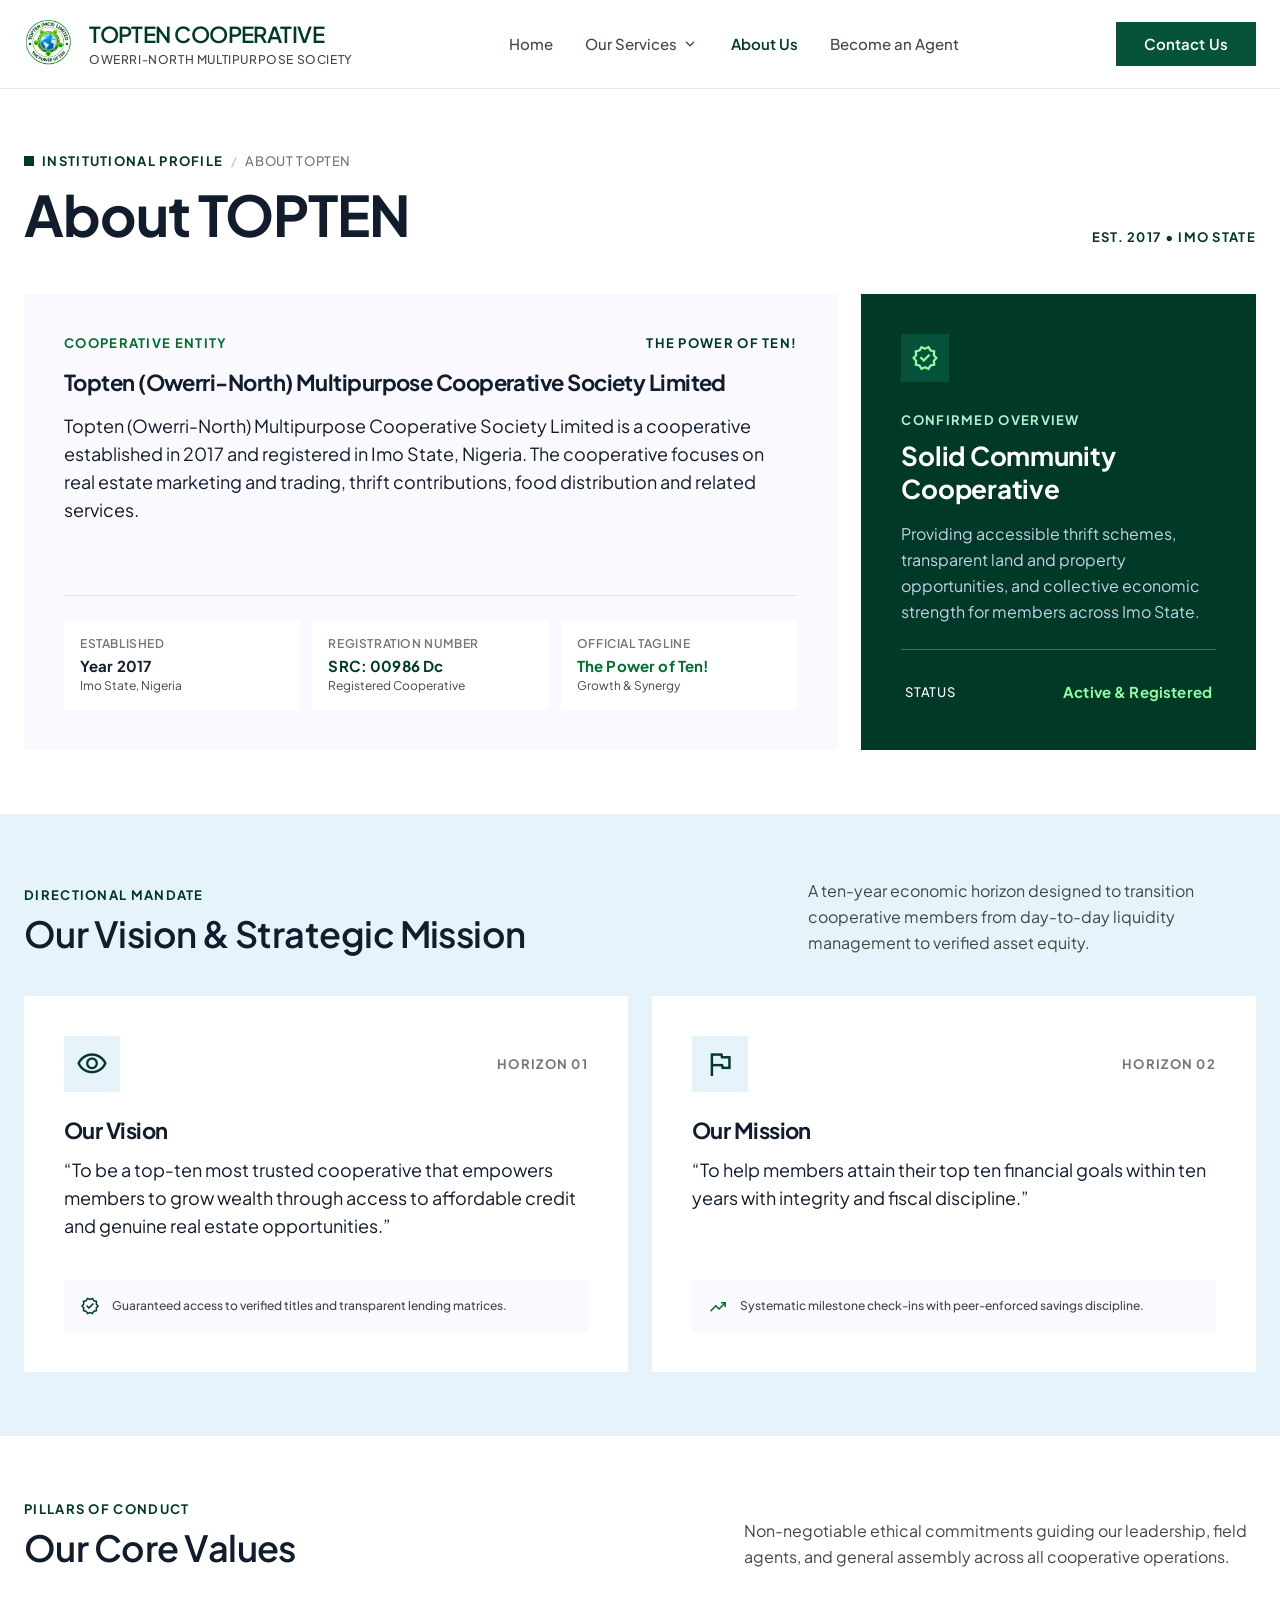
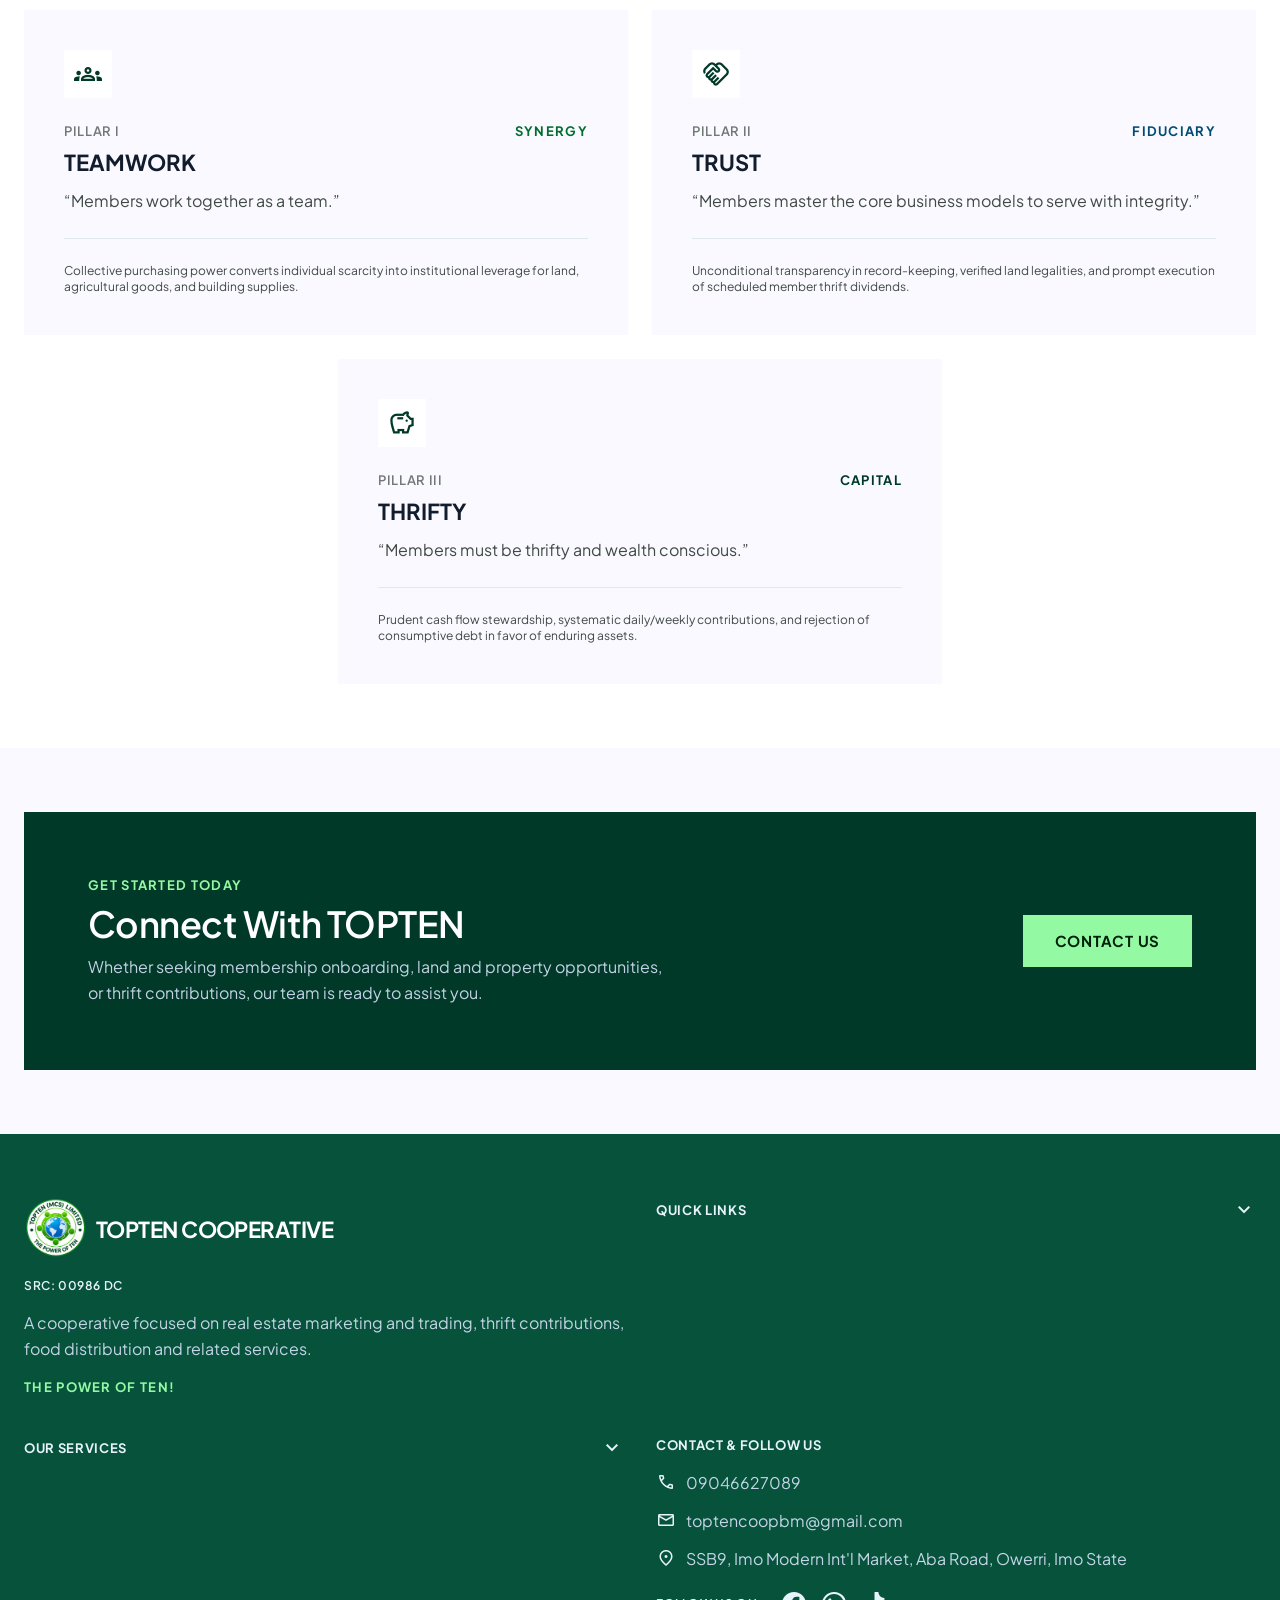
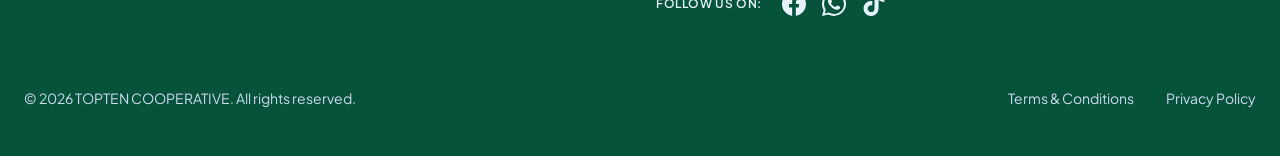
<file: about-us/index.html>
<!DOCTYPE html>
<html lang="en">

<head>
  <!-- Document encoding and viewport -->
  <meta charset="utf-8">
  <meta content="width=device-width, initial-scale=1.0" name="viewport">
  <!-- Page identity and search metadata -->
  <title>
    About Us | TOPTEN COOPERATIVE
  </title>
  <meta
    content="Learn about Topten (Owerri-North) Multipurpose Cooperative Society Limited, established in 2017 and registered in Imo State: our vision, mission and core values."
    name="description">
  <link href="https://www.toptencoop.com.ng/about-us/" rel="canonical">
  <!-- Open Graph metadata for social sharing -->
  <meta content="About Us | TOPTEN COOPERATIVE" property="og:title">
  <meta content="Learn about TOPTEN Cooperative's vision, mission, core values and established cooperative framework."
    property="og:description">
  <meta content="https://www.toptencoop.com.ng/images/banners/home-hero-1.jpg" property="og:image">
  <meta content="https://www.toptencoop.com.ng/about-us/" property="og:url">
  <!-- Twitter Card metadata for social sharing -->
  <meta content="summary_large_image" name="twitter:card">
  <meta content="About Us | TOPTEN COOPERATIVE" name="twitter:title">
  <meta content="Learn about TOPTEN Cooperative's vision, mission, core values and established cooperative framework."
    name="twitter:description">
  <meta content="https://www.toptencoop.com.ng/images/banners/home-hero-1.jpg" name="twitter:image">
  <meta content="https://www.toptencoop.com.ng/about-us/" name="twitter:url">
  <!-- Favicons and touch icon -->
  <link href="../images/favicon/favicon.ico" rel="icon" sizes="48x48">
  <link href="../images/logo/favicon-32.png" rel="icon" sizes="32x32" type="image/png">
  <link href="../images/logo/favicon-192.png" rel="icon" sizes="192x192" type="image/png">
  <link href="../images/logo/apple-touch-icon.png" rel="apple-touch-icon">
  <!-- External and local stylesheets -->
  <!-- Fonts: Plus Jakarta Sans (text) and Material Symbols (icons) from Google Fonts. -->
  <link href="https://fonts.googleapis.com" rel="preconnect">
  <link crossorigin="" href="https://fonts.gstatic.com" rel="preconnect">
  <link href="https://fonts.googleapis.com/css2?family=Plus+Jakarta+Sans:wght@400;500;600;700&amp;display=swap"
    rel="stylesheet">
  <link
    href="https://fonts.googleapis.com/css2?family=Material+Symbols+Outlined:opsz,wght,FILL,GRAD@20..48,100..700,0..1,-50..200"
    rel="stylesheet">
  <!-- Browser normalization -->
  <link href="../styles/normalize.css" rel="stylesheet">
  <!-- Mobile-first base styles -->
  <link href="../styles/small.css" rel="stylesheet">
  <!-- Responsive and wider-screen styles -->
  <link href="../styles/large.css" rel="stylesheet">
</head>

<body>
  <header class="site-header">
    <div class="site-header__inner">
      <a class="brand" href="../">
        <img alt="" class="brand__logo" height="313" src="../images/logo/topten-logo.png" width="320">
        <span class="brand__text">
          <span class="brand__name">
            TOPTEN COOPERATIVE
          </span>
          <span class="brand__society">
            Owerri-North Multipurpose Society
          </span>
        </span>
      </a>
      <!-- Desktop navigation (1024px and up). Below that, only the hamburger is shown. -->
      <nav aria-label="Primary" class="primary-nav">
        <ul class="primary-nav__list">
          <li>
            <a class="primary-nav__link" href="../">
              Home
            </a>
          </li>
          <li class="nav-dropdown">
            <a aria-haspopup="true" class="primary-nav__link nav-dropdown__trigger" href="../services/">
              Our Services
              <span aria-hidden="true" class="material-symbols-outlined nav-dropdown__chevron">
                expand_more
              </span>
            </a>
            <ul class="nav-dropdown__menu">
              <li>
                <a class="nav-dropdown__link" href="../services/#homeowners">
                  Homeowners Thrift
                </a>
              </li>
              <li>
                <a class="nav-dropdown__link" href="../services/#landowners">
                  Landowners Thrift
                </a>
              </li>
              <li>
                <a class="nav-dropdown__link" href="../services/#landtrade">
                  LandTrade Thrift
                </a>
              </li>
              <li>
                <a class="nav-dropdown__link" href="../services/#thriftsave">
                  ThriftSave
                </a>
              </li>
              <li>
                <a class="nav-dropdown__link" href="../services/#foodthrift">
                  FoodThrift
                </a>
              </li>
            </ul>
          </li>
          <li>
            <a aria-current="page" class="primary-nav__link" href="../about-us/">
              About Us
            </a>
          </li>
          <li>
            <a class="primary-nav__link" href="../become-an-agent/">
              Become an Agent
            </a>
          </li>
        </ul>
      </nav>
      <div class="site-header__actions">
        <a class="header-cta" href="../contact-us/">
          Contact Us
        </a>
        <button aria-label="Navigation menu" class="menu-toggle" popovertarget="mobile-menu" type="button">
          <span aria-hidden="true" class="menu-toggle__bars">
            <span>
            </span>
            <span>
            </span>
            <span>
            </span>
          </span>
        </button>
      </div>
      <!-- Mobile and tablet menu: a native popover, so open/close, Escape and outside-click need no JavaScript. -->
      <div class="mobile-menu" id="mobile-menu" popover="">
        <nav aria-label="Mobile">
          <ul class="mobile-menu__list">
            <li>
              <a class="mobile-menu__link" href="../">
                Home
              </a>
            </li>
            <li>
              <details class="mobile-menu__group">
                <summary class="mobile-menu__link mobile-menu__summary">
                  <span>
                    Our Services
                  </span>
                  <span aria-hidden="true" class="material-symbols-outlined mobile-menu__chevron">
                    expand_more
                  </span>
                </summary>
                <ul class="mobile-menu__submenu">
                  <li>
                    <a class="mobile-menu__sublink" href="../services/#homeowners">
                      Homeowners Thrift
                    </a>
                  </li>
                  <li>
                    <a class="mobile-menu__sublink" href="../services/#landowners">
                      Landowners Thrift
                    </a>
                  </li>
                  <li>
                    <a class="mobile-menu__sublink" href="../services/#landtrade">
                      LandTrade Thrift
                    </a>
                  </li>
                  <li>
                    <a class="mobile-menu__sublink" href="../services/#thriftsave">
                      ThriftSave
                    </a>
                  </li>
                  <li>
                    <a class="mobile-menu__sublink" href="../services/#foodthrift">
                      FoodThrift
                    </a>
                  </li>
                </ul>
              </details>
            </li>
            <li>
              <a aria-current="page" class="mobile-menu__link" href="../about-us/">
                About Us
              </a>
            </li>
            <li>
              <a class="mobile-menu__link" href="../become-an-agent/">
                Become an Agent
              </a>
            </li>
          </ul>
          <a class="mobile-menu__cta" href="../contact-us/">
            Contact Us
          </a>
        </nav>
      </div>
    </div>
  </header>
  <main class="site-main bg-surface" id="main-content">
    <div class="flex flex-col w-full">
      <!-- Cooperative background, structure and service area. -->
      <section class="w-full bg-surface-white py-space-xl">
        <div class="max-w-[1280px] mx-auto px-gutter-mobile md:px-gutter">
          <div class="flex flex-col md:flex-row md:items-end justify-between gap-space-sm pb-space-md">
            <div>
              <div class="flex items-center gap-2 mb-3">
                <span class="inline-block w-2.5 h-2.5 bg-primary">
                </span>
                <span class="font-caption-label text-caption-label uppercase tracking-widest text-primary font-bold">
                  Institutional Profile
                </span>
                <span class="text-outline-variant font-caption-label text-caption-label">
                  /
                </span>
                <span class="font-caption-label text-caption-label uppercase tracking-wider text-outline font-medium">
                  About TOPTEN
                </span>
              </div>
              <h1 class="font-display-hero text-display-hero text-on-surface max-w-4xl">
                About TOPTEN
              </h1>
            </div>
            <div class="shrink-0 flex items-center gap-3">
              <span class="font-caption-label text-caption-label uppercase tracking-widest text-primary font-bold">
                EST. 2017 • IMO STATE
              </span>
            </div>
          </div>
          <div class="grid grid-cols-1 lg:grid-cols-12 gap-space-md pt-space-md">
            <div class="lg:col-span-8 bg-surface p-space-md md:p-space-lg flex flex-col justify-between">
              <div>
                <div class="flex items-center justify-between gap-4 mb-space-sm">
                  <span
                    class="font-caption-label text-caption-label font-bold uppercase tracking-widest text-secondary">
                    Cooperative Entity
                  </span>
                  <span class="font-caption-label text-caption-label font-bold text-primary uppercase tracking-widest">
                    THE POWER OF TEN!
                  </span>
                </div>
                <h2 class="font-title-card text-title-card text-on-surface font-bold tracking-tight mb-space-sm">
                  Topten (Owerri-North) Multipurpose Cooperative Society Limited
                </h2>
                <p class="font-body-large text-body-large text-on-surface mb-space-md">
                  Topten (Owerri-North) Multipurpose Cooperative Society Limited is a cooperative established in 2017
                  and registered in Imo State, Nigeria. The cooperative focuses on real estate marketing and trading,
                  thrift contributions, food distribution and related services.
                </p>
              </div>
              <div class="grid grid-cols-1 sm:grid-cols-3 gap-3 pt-space-md mt-space-md border-t border-border-subtle">
                <div class="bg-surface-white p-4">
                  <p class="font-legal-micro text-legal-micro text-outline uppercase tracking-wider font-semibold">
                    Established
                  </p>
                  <p class="font-button-label text-button-label text-on-surface font-bold mt-1">
                    Year 2017
                  </p>
                  <p class="font-legal-micro text-legal-micro text-on-surface-variant mt-0.5">
                    Imo State, Nigeria
                  </p>
                </div>
                <div class="bg-surface-white p-4">
                  <p class="font-legal-micro text-legal-micro text-outline uppercase tracking-wider font-semibold">
                    Registration Number
                  </p>
                  <p class="font-button-label text-button-label text-primary font-bold mt-1">
                    SRC: 00986 Dc
                  </p>
                  <p class="font-legal-micro text-legal-micro text-on-surface-variant mt-0.5">
                    Registered Cooperative
                  </p>
                </div>
                <div class="bg-surface-white p-4">
                  <p class="font-legal-micro text-legal-micro text-outline uppercase tracking-wider font-semibold">
                    Official Tagline
                  </p>
                  <p class="font-button-label text-button-label text-secondary font-bold mt-1">
                    The Power of Ten!
                  </p>
                  <p class="font-legal-micro text-legal-micro text-on-surface-variant mt-0.5">
                    Growth &amp; Synergy
                  </p>
                </div>
              </div>
            </div>
            <div
              class="lg:col-span-4 bg-primary text-on-primary p-space-md md:p-space-lg flex flex-col justify-between">
              <div>
                <div class="w-12 h-12 bg-primary-container flex items-center justify-center mb-space-md">
                  <span class="material-symbols-outlined text-[28px] text-secondary-fixed">
                    verified
                  </span>
                </div>
                <span
                  class="font-caption-label text-caption-label font-bold uppercase tracking-widest text-primary-fixed">
                  Confirmed Overview
                </span>
                <h3
                  class="font-headline-section-mobile text-headline-section-mobile font-bold text-on-primary mt-2 mb-space-sm leading-tight">
                  Solid Community Cooperative
                </h3>
                <p class="font-body-default text-body-default text-surface-container-highest/90 leading-relaxed">
                  Providing accessible thrift schemes, transparent land and property opportunities, and collective
                  economic strength for members across Imo State.
                </p>
              </div>
              <div class="pt-space-md mt-space-md border-t border-border-subtle/30">
                <div class="flex items-center justify-between text-on-primary py-2 px-1">
                  <span class="font-caption-label text-caption-label font-medium uppercase tracking-wider">
                    Status
                  </span>
                  <span class="font-button-label text-button-label font-bold text-secondary-fixed">
                    Active &amp; Registered
                  </span>
                </div>
              </div>
            </div>
          </div>
        </div>
      </section>
      <!-- The cooperative vision and strategic mission. -->
      <section class="w-full bg-light-blue-surface py-space-xl">
        <div class="max-w-[1280px] mx-auto px-gutter-mobile md:px-gutter">
          <div class="flex flex-col md:flex-row md:items-end justify-between gap-space-xs mb-space-lg">
            <div>
              <span
                class="font-caption-label text-caption-label uppercase tracking-widest text-primary font-bold block mb-2">
                Directional Mandate
              </span>
              <h2 class="font-headline-section text-headline-section text-on-surface">
                Our Vision &amp; Strategic Mission
              </h2>
            </div>
            <p class="font-body-default text-body-default text-on-surface-variant max-w-md">
              A ten-year economic horizon designed to transition cooperative members from day-to-day liquidity
              management to verified asset equity.
            </p>
          </div>
          <div class="grid grid-cols-1 md:grid-cols-2 gap-space-md">
            <div class="bg-surface-white p-space-md md:p-space-lg flex flex-col justify-between">
              <div>
                <div class="flex items-center justify-between mb-space-md">
                  <div class="w-14 h-14 bg-light-blue-surface flex items-center justify-center text-primary">
                    <span class="material-symbols-outlined text-[32px]">
                      visibility
                    </span>
                  </div>
                  <span class="font-caption-label text-caption-label font-bold uppercase tracking-widest text-outline">
                    Horizon 01
                  </span>
                </div>
                <h3 class="font-title-card text-title-card font-bold text-on-surface mb-3 tracking-tight">
                  Our Vision
                </h3>
                <p class="font-body-large text-body-large text-on-surface">
                  “To be a top-ten most trusted cooperative that empowers members to grow wealth through access to
                  affordable credit and genuine real estate opportunities.”
                </p>
              </div>
              <div class="mt-space-lg pt-space-sm bg-surface p-4 flex items-center gap-3">
                <span class="material-symbols-outlined text-[20px] text-primary">
                  verified
                </span>
                <span class="font-legal-micro text-legal-micro text-on-surface-variant font-medium">
                  Guaranteed access to verified titles and transparent lending matrices.
                </span>
              </div>
            </div>
            <div class="bg-surface-white p-space-md md:p-space-lg flex flex-col justify-between">
              <div>
                <div class="flex items-center justify-between mb-space-md">
                  <div class="w-14 h-14 bg-light-blue-surface flex items-center justify-center text-primary">
                    <span class="material-symbols-outlined text-[32px]">
                      flag
                    </span>
                  </div>
                  <span class="font-caption-label text-caption-label font-bold uppercase tracking-widest text-outline">
                    Horizon 02
                  </span>
                </div>
                <h3 class="font-title-card text-title-card font-bold text-on-surface mb-3 tracking-tight">
                  Our Mission
                </h3>
                <p class="font-body-large text-body-large text-on-surface">
                  “To help members attain their top ten financial goals within ten years with integrity and fiscal
                  discipline.”
                </p>
              </div>
              <div class="mt-space-lg pt-space-sm bg-surface p-4 flex items-center gap-3">
                <span class="material-symbols-outlined text-[20px] text-secondary">
                  trending_up
                </span>
                <span class="font-legal-micro text-legal-micro text-on-surface-variant font-medium">
                  Systematic milestone check-ins with peer-enforced savings discipline.
                </span>
              </div>
            </div>
          </div>
        </div>
      </section>
      <!-- Principles that guide cooperative governance and member service. -->
      <section class="w-full bg-surface-white py-space-xl">
        <div class="max-w-[1280px] mx-auto px-gutter-mobile md:px-gutter">
          <div class="flex flex-col md:flex-row md:items-end justify-between gap-space-sm mb-space-lg">
            <div>
              <span
                class="font-caption-label text-caption-label uppercase tracking-widest text-primary font-bold block mb-2">
                Pillars of Conduct
              </span>
              <h2 class="font-headline-section text-headline-section text-on-surface">
                Our Core Values
              </h2>
            </div>
            <p class="font-body-default text-body-default text-on-surface-variant max-w-lg">
              Non-negotiable ethical commitments guiding our leadership, field agents, and general assembly across all
              cooperative operations.
            </p>
          </div>
          <div class="grid grid-cols-1 md:grid-cols-2 gap-space-md core-values-grid">
            <div class="bg-surface p-space-md md:p-space-lg flex flex-col justify-between">
              <div>
                <div class="w-12 h-12 bg-surface-white flex items-center justify-center text-primary mb-space-md">
                  <span class="material-symbols-outlined text-[28px]">
                    groups
                  </span>
                </div>
                <div class="flex items-baseline justify-between mb-2">
                  <span
                    class="font-caption-label text-caption-label uppercase tracking-wider text-outline font-semibold">
                    Pillar I
                  </span>
                  <span
                    class="font-caption-label text-caption-label uppercase tracking-widest text-secondary font-bold">
                    Synergy
                  </span>
                </div>
                <h3 class="font-title-card text-title-card font-bold text-on-surface uppercase mb-3">
                  Teamwork
                </h3>
                <p class="font-body-default text-body-default text-on-surface-variant leading-relaxed">
                  “Members work together as a team.”
                </p>
              </div>
              <div class="pt-space-md mt-space-md border-t border-border-subtle">
                <p class="font-legal-micro text-legal-micro text-on-surface-variant">
                  Collective purchasing power converts individual scarcity into institutional leverage for land,
                  agricultural goods, and building supplies.
                </p>
              </div>
            </div>
            <div class="bg-surface p-space-md md:p-space-lg flex flex-col justify-between">
              <div>
                <div class="w-12 h-12 bg-surface-white flex items-center justify-center text-primary mb-space-md">
                  <span class="material-symbols-outlined text-[28px]">
                    handshake
                  </span>
                </div>
                <div class="flex items-baseline justify-between mb-2">
                  <span
                    class="font-caption-label text-caption-label uppercase tracking-wider text-outline font-semibold">
                    Pillar II
                  </span>
                  <span
                    class="font-caption-label text-caption-label uppercase tracking-widest text-tertiary-container font-bold">
                    Fiduciary
                  </span>
                </div>
                <h3 class="font-title-card text-title-card font-bold text-on-surface uppercase mb-3">
                  Trust
                </h3>
                <p class="font-body-default text-body-default text-on-surface-variant leading-relaxed">
                  “Members master the core business models to serve with integrity.”
                </p>
              </div>
              <div class="pt-space-md mt-space-md border-t border-border-subtle">
                <p class="font-legal-micro text-legal-micro text-on-surface-variant">
                  Unconditional transparency in record-keeping, verified land legalities, and prompt execution of
                  scheduled member thrift dividends.
                </p>
              </div>
            </div>
            <div class="bg-surface p-space-md md:p-space-lg flex flex-col justify-between md:col-span-2">
              <div>
                <div class="w-12 h-12 bg-surface-white flex items-center justify-center text-primary mb-space-md">
                  <span class="material-symbols-outlined text-[28px]">
                    savings
                  </span>
                </div>
                <div class="flex items-baseline justify-between mb-2">
                  <span
                    class="font-caption-label text-caption-label uppercase tracking-wider text-outline font-semibold">
                    Pillar III
                  </span>
                  <span class="font-caption-label text-caption-label uppercase tracking-widest text-primary font-bold">
                    Capital
                  </span>
                </div>
                <h3 class="font-title-card text-title-card font-bold text-on-surface uppercase mb-3">
                  Thrifty
                </h3>
                <p class="font-body-default text-body-default text-on-surface-variant leading-relaxed">
                  “Members must be thrifty and wealth conscious.”
                </p>
              </div>
              <div class="pt-space-md mt-space-md border-t border-border-subtle">
                <p class="font-legal-micro text-legal-micro text-on-surface-variant">
                  Prudent cash flow stewardship, systematic daily/weekly contributions, and rejection of consumptive
                  debt in favor of enduring assets.
                </p>
              </div>
            </div>
          </div>
        </div>
      </section>
      <!-- Contact call to action for visitors seeking more information. -->
      <section class="w-full bg-surface py-space-xl">
        <div class="max-w-[1280px] mx-auto px-gutter-mobile md:px-gutter">
          <div
            class="bg-primary text-on-primary p-space-md md:p-space-xl flex flex-col md:flex-row items-start md:items-center justify-between gap-space-md">
            <div>
              <span
                class="font-caption-label text-caption-label font-bold uppercase tracking-widest text-secondary-fixed block mb-2">
                Get Started Today
              </span>
              <h3
                class="font-title-card text-title-card md:font-headline-section md:text-headline-section font-bold tracking-tight text-on-primary">
                Connect With TOPTEN
              </h3>
              <p class="font-body-default text-body-default text-surface-container-highest/90 mt-2 max-w-xl">
                Whether seeking membership onboarding, land and property opportunities, or thrift contributions, our
                team is ready to assist you.
              </p>
            </div>
            <div class="w-full md:w-auto shrink-0 flex items-center mt-2 md:mt-0">
              <a class="w-full md:w-auto inline-flex items-center justify-center min-h-[48px] bg-secondary-fixed text-on-secondary-fixed font-button-label text-button-label px-8 py-4 uppercase tracking-wider font-bold rounded-none hover:bg-secondary-fixed-dim transition-colors text-center"
                href="../contact-us/">
                CONTACT US
              </a>
            </div>
          </div>
        </div>
      </section>
    </div>
  </main>
  <footer class="site-footer">
    <div class="site-footer__inner">
      <div class="footer-grid">
        <div class="footer-brand">
          <div class="footer-brand__header">
            <img alt="TOPTEN Logo" class="footer-brand__logo" height="313" loading="lazy"
              src="../images/logo/topten-logo.png" width="320">
            <span class="footer-brand__name">
              TOPTEN COOPERATIVE
            </span>
          </div>
          <p class="footer-brand__reg">
            SRC: 00986 Dc
          </p>
          <p class="footer-brand__blurb">
            A cooperative focused on real estate marketing and trading, thrift contributions, food distribution and
            related services.
          </p>
          <p class="footer-brand__slogan">
            THE POWER OF TEN!
          </p>
        </div>
        <!-- Link columns collapse into <details> dropdowns below 768px and are always open from 768px up (see styles.css). -->
        <details class="footer-column">
          <summary class="footer-column__summary">
            <h3 class="footer-column__heading">
              Quick Links
            </h3>
            <span aria-hidden="true" class="material-symbols-outlined footer-column__chevron">
              expand_more
            </span>
          </summary>
          <ul class="footer-column__list">
            <li>
              <a class="footer-link" href="../">
                Home
              </a>
            </li>
            <li>
              <a class="footer-link" href="../about-us/">
                About Us
              </a>
            </li>
            <li>
              <a class="footer-link" href="../become-an-agent/">
                Become an Agent
              </a>
            </li>
            <li>
              <a class="footer-link" href="../contact-us/">
                Contact Us
              </a>
            </li>
            <li>
              <a class="footer-link" href="../services/">
                All Services
              </a>
            </li>
          </ul>
        </details>
        <details class="footer-column">
          <summary class="footer-column__summary">
            <h3 class="footer-column__heading">
              Our Services
            </h3>
            <span aria-hidden="true" class="material-symbols-outlined footer-column__chevron">
              expand_more
            </span>
          </summary>
          <ul class="footer-column__list">
            <li>
              <a class="footer-link" href="../services/#homeowners">
                Homeowners Thrift
              </a>
            </li>
            <li>
              <a class="footer-link" href="../services/#landowners">
                Landowners Thrift
              </a>
            </li>
            <li>
              <a class="footer-link" href="../services/#landtrade">
                LandTrade Thrift
              </a>
            </li>
            <li>
              <a class="footer-link" href="../services/#thriftsave">
                ThriftSave
              </a>
            </li>
            <li>
              <a class="footer-link" href="../services/#foodthrift">
                FoodThrift
              </a>
            </li>
          </ul>
        </details>
        <div class="footer-contact">
          <h3 class="footer-column__heading">
            Contact &amp; Follow Us
          </h3>
          <ul class="footer-contact__list">
            <li>
              <span aria-hidden="true" class="material-symbols-outlined">
                call
              </span>
              <a class="footer-contact__link" href="tel:09046627089">
                09046627089
              </a>
            </li>
            <li>
              <span aria-hidden="true" class="material-symbols-outlined">
                mail
              </span>
              <span class="footer-contact__email">
                toptencoopbm@gmail.com
              </span>
            </li>
            <li>
              <span aria-hidden="true" class="material-symbols-outlined">
                location_on
              </span>
              <span>
                SSB9, Imo Modern Int'l Market, Aba Road, Owerri, Imo State
              </span>
            </li>
          </ul>
          <div class="footer-social">
            <span class="footer-social__label">
              Follow us on:
            </span>
            <span aria-label="Facebook" class="social-icon" role="img">
              <svg aria-hidden="true" fill="currentColor" viewbox="0 0 24 24">
                <path
                  d="M24 12.073c0-6.627-5.373-12-12-12s-12 5.373-12 12c0 5.99 4.388 10.954 10.125 11.854v-8.385H7.078v-3.47h3.047V9.43c0-3.007 1.792-4.669 4.533-4.669 1.312 0 2.686.235 2.686.235v2.953H15.83c-1.491 0-1.956.925-1.956 1.874v2.25h3.328l-.532 3.47h-2.796v8.385C19.612 23.027 24 18.062 24 12.073z">
                </path>
              </svg>
            </span>
            <span aria-label="WhatsApp" class="social-icon" role="img">
              <svg aria-hidden="true" fill="currentColor" viewbox="0 0 24 24">
                <path
                  d="M12.031 0C5.397 0 0 5.397 0 12.031c0 2.115.549 4.181 1.594 5.99L.055 24l6.155-1.615a11.97 11.97 0 005.821 1.493h.005c6.632 0 12.03-5.398 12.03-12.033 0-3.214-1.252-6.236-3.528-8.514A11.95 11.95 0 0012.031 0zm.004 21.996h-.004a9.96 9.96 0 01-5.076-1.39l-.364-.216-3.771.989 1.006-3.676-.237-.377a9.94 9.94 0 01-1.523-5.295c0-5.503 4.478-9.981 9.984-9.981 2.666 0 5.172 1.038 7.057 2.925a9.927 9.927 0 012.923 7.057c0 5.505-4.479 9.984-9.985 9.984zm5.474-7.475c-.3-.15-1.774-.875-2.049-.975-.275-.1-.475-.15-.675.15-.2.3-.775.975-.95 1.175-.175.2-.35.225-.65.075-.3-.15-1.267-.467-2.414-1.488-.893-.796-1.496-1.78-1.671-2.08-.175-.3-.019-.462.131-.611.135-.134.3-.35.45-.525.15-.175.2-.3.3-.5.1-.2.05-.375-.025-.525-.075-.15-.675-1.625-.925-2.225-.244-.583-.492-.504-.675-.513-.175-.009-.375-.01-.575-.01-.2 0-.525.075-.8.375-.275.3-1.05 1.025-1.05 2.5s1.075 2.898 1.225 3.1c.15.2 2.116 3.23 5.127 4.53.716.31 1.275.495 1.71.634.719.229 1.373.197 1.89.12.577-.086 1.774-.725 2.024-1.425.25-.7.25-1.3.175-1.425-.075-.125-.275-.2-.575-.35z">
                </path>
              </svg>
            </span>
            <span aria-label="TikTok" class="social-icon" role="img">
              <svg aria-hidden="true" fill="currentColor" viewbox="0 0 24 24">
                <path
                  d="M12.525.02c1.31-.02 2.61-.01 3.91-.02.08 1.53.63 3.09 1.75 4.17 1.12 1.11 2.7 1.62 4.24 1.79v4.03c-1.44-.05-2.89-.35-4.2-.97-.57-.26-1.1-.59-1.62-1.01-.02 2.92.01 5.84-.02 8.75-.08 1.4-.54 2.79-1.35 3.94-1.31 1.92-3.58 3.17-5.91 3.21-1.43.08-2.86-.31-4.08-1.03-2.02-1.19-3.44-3.37-3.65-5.71-.02-.5-.03-1-.01-1.49.18-1.9 1.12-3.72 2.58-4.96 1.66-1.44 3.98-2.13 6.15-1.72.02 1.48-.04 2.96-.04 4.44-.99-.32-2.15-.23-3.02.37-.63.41-1.11 1.04-1.36 1.75-.21.51-.24 1.07-.14 1.61.24 1.64 1.82 3.02 3.5 2.87 1.12-.01 2.19-.66 2.77-1.61.19-.33.4-.67.41-1.06.1-1.79.06-3.57.07-5.36.01-4.03-.01-8.05.02-12.07z">
                </path>
              </svg>
            </span>
          </div>
        </div>
      </div>
      <div class="footer-legal">
        <p>
          © 2026 TOPTEN COOPERATIVE. All rights reserved.
        </p>
        <ul class="footer-legal__links">
          <li>
            <a class="footer-link" href="../terms-and-conditions/">
              Terms &amp; Conditions
            </a>
          </li>
          <li>
            <a class="footer-link" href="../privacy-policy/">
              Privacy Policy
            </a>
          </li>
        </ul>
      </div>
    </div>
  </footer>
  <script src="../scripts/mobile-menu.js" defer></script>
</body>

</html>
</file>
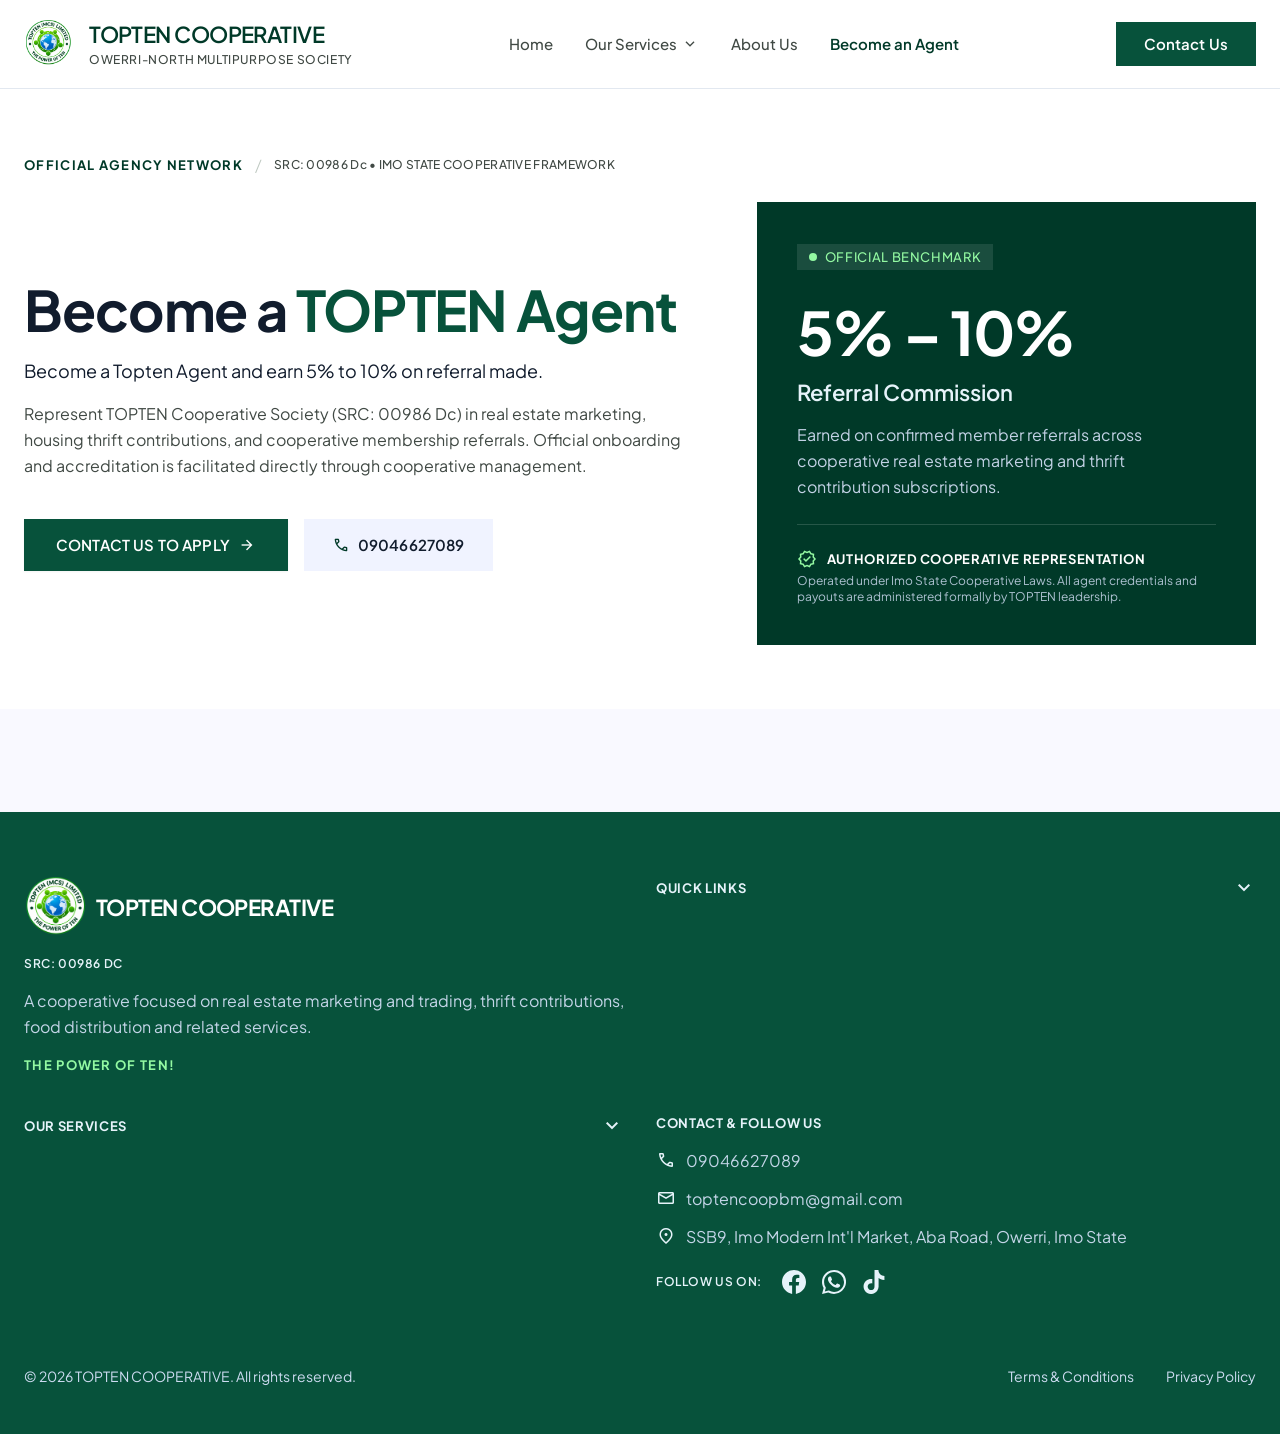
<file: become-an-agent/index.html>
<!DOCTYPE html>
<html lang="en">

<head>
  <!-- Document encoding and viewport -->
  <meta charset="utf-8">
  <meta content="width=device-width, initial-scale=1.0" name="viewport">
  <!-- Page identity and search metadata -->
  <title>
    Become an Agent | TOPTEN COOPERATIVE
  </title>
  <meta
    content="Become a TOPTEN agent and earn 5% to 10% on confirmed member referrals in real estate marketing, housing thrift contributions and cooperative membership."
    name="description">
  <link href="https://www.toptencoop.com.ng/become-an-agent/" rel="canonical">
  <!-- Open Graph metadata for social sharing -->
  <meta content="Become an Agent | TOPTEN COOPERATIVE" property="og:title">
  <meta content="Become a TOPTEN agent and earn commissions on confirmed member referrals across cooperative services."
    property="og:description">
  <meta content="https://www.toptencoop.com.ng/images/banners/home-hero-1.jpg" property="og:image">
  <meta content="https://www.toptencoop.com.ng/become-an-agent/" property="og:url">
  <!-- Twitter Card metadata for social sharing -->
  <meta content="summary_large_image" name="twitter:card">
  <meta content="Become an Agent | TOPTEN COOPERATIVE" name="twitter:title">
  <meta content="Become a TOPTEN agent and earn commissions on confirmed member referrals across cooperative services."
    name="twitter:description">
  <meta content="https://www.toptencoop.com.ng/images/banners/home-hero-1.jpg" name="twitter:image">
  <meta content="https://www.toptencoop.com.ng/become-an-agent/" name="twitter:url">
  <!-- Favicons and touch icon -->
  <link href="../images/favicon/favicon.ico" rel="icon" sizes="48x48">
  <link href="../images/logo/favicon-32.png" rel="icon" sizes="32x32" type="image/png">
  <link href="../images/logo/favicon-192.png" rel="icon" sizes="192x192" type="image/png">
  <link href="../images/logo/apple-touch-icon.png" rel="apple-touch-icon">
  <!-- External and local stylesheets -->
  <!-- Fonts: Plus Jakarta Sans (text) and Material Symbols (icons) from Google Fonts. -->
  <link href="https://fonts.googleapis.com" rel="preconnect">
  <link crossorigin="" href="https://fonts.gstatic.com" rel="preconnect">
  <link href="https://fonts.googleapis.com/css2?family=Plus+Jakarta+Sans:wght@400;500;600;700&amp;display=swap"
    rel="stylesheet">
  <link
    href="https://fonts.googleapis.com/css2?family=Material+Symbols+Outlined:opsz,wght,FILL,GRAD@20..48,100..700,0..1,-50..200"
    rel="stylesheet">
  <!-- Browser normalization -->
  <link href="../styles/normalize.css" rel="stylesheet">
  <!-- Mobile-first base styles -->
  <link href="../styles/small.css" rel="stylesheet">
  <!-- Responsive and wider-screen styles -->
  <link href="../styles/large.css" rel="stylesheet">
</head>

<body>
  <header class="site-header">
    <div class="site-header__inner">
      <a class="brand" href="../">
        <img alt="" class="brand__logo" height="313" src="../images/logo/topten-logo.png" width="320">
        <span class="brand__text">
          <span class="brand__name">
            TOPTEN COOPERATIVE
          </span>
          <span class="brand__society">
            Owerri-North Multipurpose Society
          </span>
        </span>
      </a>
      <!-- Desktop navigation (1024px and up). Below that, only the hamburger is shown. -->
      <nav aria-label="Primary" class="primary-nav">
        <ul class="primary-nav__list">
          <li>
            <a class="primary-nav__link" href="../">
              Home
            </a>
          </li>
          <li class="nav-dropdown">
            <a aria-haspopup="true" class="primary-nav__link nav-dropdown__trigger" href="../services/">
              Our Services
              <span aria-hidden="true" class="material-symbols-outlined nav-dropdown__chevron">
                expand_more
              </span>
            </a>
            <ul class="nav-dropdown__menu">
              <li>
                <a class="nav-dropdown__link" href="../services/#homeowners">
                  Homeowners Thrift
                </a>
              </li>
              <li>
                <a class="nav-dropdown__link" href="../services/#landowners">
                  Landowners Thrift
                </a>
              </li>
              <li>
                <a class="nav-dropdown__link" href="../services/#landtrade">
                  LandTrade Thrift
                </a>
              </li>
              <li>
                <a class="nav-dropdown__link" href="../services/#thriftsave">
                  ThriftSave
                </a>
              </li>
              <li>
                <a class="nav-dropdown__link" href="../services/#foodthrift">
                  FoodThrift
                </a>
              </li>
            </ul>
          </li>
          <li>
            <a class="primary-nav__link" href="../about-us/">
              About Us
            </a>
          </li>
          <li>
            <a aria-current="page" class="primary-nav__link" href="../become-an-agent/">
              Become an Agent
            </a>
          </li>
        </ul>
      </nav>
      <div class="site-header__actions">
        <a class="header-cta" href="../contact-us/">
          Contact Us
        </a>
        <button aria-label="Navigation menu" class="menu-toggle" popovertarget="mobile-menu" type="button">
          <span aria-hidden="true" class="menu-toggle__bars">
            <span>
            </span>
            <span>
            </span>
            <span>
            </span>
          </span>
        </button>
      </div>
      <!-- Mobile and tablet menu: a native popover, so open/close, Escape and outside-click need no JavaScript. -->
      <div class="mobile-menu" id="mobile-menu" popover="">
        <nav aria-label="Mobile">
          <ul class="mobile-menu__list">
            <li>
              <a class="mobile-menu__link" href="../">
                Home
              </a>
            </li>
            <li>
              <details class="mobile-menu__group">
                <summary class="mobile-menu__link mobile-menu__summary">
                  <span>
                    Our Services
                  </span>
                  <span aria-hidden="true" class="material-symbols-outlined mobile-menu__chevron">
                    expand_more
                  </span>
                </summary>
                <ul class="mobile-menu__submenu">
                  <li>
                    <a class="mobile-menu__sublink" href="../services/#homeowners">
                      Homeowners Thrift
                    </a>
                  </li>
                  <li>
                    <a class="mobile-menu__sublink" href="../services/#landowners">
                      Landowners Thrift
                    </a>
                  </li>
                  <li>
                    <a class="mobile-menu__sublink" href="../services/#landtrade">
                      LandTrade Thrift
                    </a>
                  </li>
                  <li>
                    <a class="mobile-menu__sublink" href="../services/#thriftsave">
                      ThriftSave
                    </a>
                  </li>
                  <li>
                    <a class="mobile-menu__sublink" href="../services/#foodthrift">
                      FoodThrift
                    </a>
                  </li>
                </ul>
              </details>
            </li>
            <li>
              <a class="mobile-menu__link" href="../about-us/">
                About Us
              </a>
            </li>
            <li>
              <a aria-current="page" class="mobile-menu__link" href="../become-an-agent/">
                Become an Agent
              </a>
            </li>
          </ul>
          <a class="mobile-menu__cta" href="../contact-us/">
            Contact Us
          </a>
        </nav>
      </div>
    </div>
  </header>
  <main class="site-main bg-surface" id="main-content">
    <!-- Agent page: opportunity overview, role expectations and next-step contact information. -->
    <div class="w-full py-space-xl bg-surface-white">
      <div class="max-w-[1280px] mx-auto px-gutter-mobile md:px-gutter">
        <div class="flex flex-wrap items-center gap-3 mb-space-md">
          <span class="font-caption-label text-caption-label uppercase tracking-widest text-primary font-bold">
            Official Agency Network
          </span>
          <span class="text-outline-variant font-light">
            /
          </span>
          <span class="font-legal-micro text-legal-micro text-on-surface-variant font-medium tracking-wide">
            SRC: 00986 Dc • IMO STATE COOPERATIVE FRAMEWORK
          </span>
        </div>
        <div class="grid grid-cols-1 lg:grid-cols-12 gap-space-lg lg:gap-gutter items-center">
          <div class="lg:col-span-7 space-y-space-md">
            <div class="space-y-space-sm">
              <h1 class="text-3xl sm:text-4xl lg:text-display-hero font-bold text-on-surface tracking-tight">
                Become a
                <span class="text-primary-container">
                  TOPTEN Agent
                </span>
              </h1>
              <p class="font-body-large text-body-large text-on-surface max-w-2xl">
                Become a Topten Agent and earn 5% to 10% on referral made.
              </p>
              <p class="font-body-default text-body-default text-on-surface-variant leading-relaxed max-w-2xl">
                Represent TOPTEN Cooperative Society (SRC: 00986 Dc) in real estate marketing, housing thrift
                contributions, and cooperative membership referrals. Official onboarding and accreditation is
                facilitated directly through cooperative management.
              </p>
            </div>
            <div class="pt-space-sm flex flex-col sm:flex-row items-stretch sm:items-center gap-space-sm w-full">
              <a class="inline-flex items-center justify-center bg-primary-container text-on-primary font-button-label text-button-label px-8 py-4 min-h-[48px] w-full sm:w-auto text-center rounded-none hover:bg-primary transition-colors shadow-sm"
                href="../contact-us/">
                <span>
                  CONTACT US TO APPLY
                </span>
                <span class="material-symbols-outlined text-[18px] ml-2">
                  arrow_forward
                </span>
              </a>
              <a class="inline-flex items-center justify-center bg-surface-container-low text-on-surface font-button-label text-button-label px-7 py-4 min-h-[48px] w-full sm:w-auto text-center rounded-none hover:bg-light-blue-surface transition-colors"
                href="tel:09046627089">
                <span class="material-symbols-outlined text-[18px] mr-2 text-primary">
                  call
                </span>
                <span>
                  09046627089
                </span>
              </a>
            </div>
          </div>
          <div class="lg:col-span-5">
            <div
              class="bg-primary text-on-primary p-space-md md:p-space-lg flex flex-col justify-between relative overflow-hidden">
              <div class="space-y-space-sm relative z-10">
                <div
                  class="inline-flex items-center gap-2 bg-on-primary/10 px-3 py-1 font-caption-label text-caption-label text-secondary-fixed tracking-wider uppercase">
                  <span class="w-2 h-2 rounded-full bg-secondary-fixed">
                  </span>
                  <span>
                    Official Benchmark
                  </span>
                </div>
                <p class="text-4xl sm:text-5xl lg:text-6xl font-bold tracking-tight text-white pt-4">
                  5% – 10%
                </p>
                <h2 class="font-title-card text-title-card font-semibold text-light-blue-surface">
                  Referral Commission
                </h2>
                <p class="font-body-default text-body-default text-surface-container-highest/90 leading-relaxed">
                  Earned on confirmed member referrals across cooperative real estate marketing and thrift contribution
                  subscriptions.
                </p>
              </div>
              <div class="relative z-10 pt-space-md mt-space-md border-t border-white/15">
                <div class="flex items-center gap-2.5 text-secondary-fixed">
                  <span class="material-symbols-outlined text-[20px]">
                    verified
                  </span>
                  <span class="font-caption-label text-caption-label font-bold uppercase tracking-wider text-white">
                    Authorized Cooperative Representation
                  </span>
                </div>
                <p class="font-legal-micro text-legal-micro text-surface-container-highest/80 mt-1">
                  Operated under Imo State Cooperative Laws. All agent credentials and payouts are administered formally
                  by TOPTEN leadership.
                </p>
              </div>
            </div>
          </div>
        </div>
      </div>
    </div>
  </main>
  <footer class="site-footer">
    <div class="site-footer__inner">
      <div class="footer-grid">
        <div class="footer-brand">
          <div class="footer-brand__header">
            <img alt="TOPTEN Logo" class="footer-brand__logo" height="313" loading="lazy"
              src="../images/logo/topten-logo.png" width="320">
            <span class="footer-brand__name">
              TOPTEN COOPERATIVE
            </span>
          </div>
          <p class="footer-brand__reg">
            SRC: 00986 Dc
          </p>
          <p class="footer-brand__blurb">
            A cooperative focused on real estate marketing and trading, thrift contributions, food distribution and
            related services.
          </p>
          <p class="footer-brand__slogan">
            THE POWER OF TEN!
          </p>
        </div>
        <!-- Link columns collapse into <details> dropdowns below 768px and are always open from 768px up (see styles.css). -->
        <details class="footer-column">
          <summary class="footer-column__summary">
            <h3 class="footer-column__heading">
              Quick Links
            </h3>
            <span aria-hidden="true" class="material-symbols-outlined footer-column__chevron">
              expand_more
            </span>
          </summary>
          <ul class="footer-column__list">
            <li>
              <a class="footer-link" href="../">
                Home
              </a>
            </li>
            <li>
              <a class="footer-link" href="../about-us/">
                About Us
              </a>
            </li>
            <li>
              <a class="footer-link" href="../become-an-agent/">
                Become an Agent
              </a>
            </li>
            <li>
              <a class="footer-link" href="../contact-us/">
                Contact Us
              </a>
            </li>
            <li>
              <a class="footer-link" href="../services/">
                All Services
              </a>
            </li>
          </ul>
        </details>
        <details class="footer-column">
          <summary class="footer-column__summary">
            <h3 class="footer-column__heading">
              Our Services
            </h3>
            <span aria-hidden="true" class="material-symbols-outlined footer-column__chevron">
              expand_more
            </span>
          </summary>
          <ul class="footer-column__list">
            <li>
              <a class="footer-link" href="../services/#homeowners">
                Homeowners Thrift
              </a>
            </li>
            <li>
              <a class="footer-link" href="../services/#landowners">
                Landowners Thrift
              </a>
            </li>
            <li>
              <a class="footer-link" href="../services/#landtrade">
                LandTrade Thrift
              </a>
            </li>
            <li>
              <a class="footer-link" href="../services/#thriftsave">
                ThriftSave
              </a>
            </li>
            <li>
              <a class="footer-link" href="../services/#foodthrift">
                FoodThrift
              </a>
            </li>
          </ul>
        </details>
        <div class="footer-contact">
          <h3 class="footer-column__heading">
            Contact &amp; Follow Us
          </h3>
          <ul class="footer-contact__list">
            <li>
              <span aria-hidden="true" class="material-symbols-outlined">
                call
              </span>
              <a class="footer-contact__link" href="tel:09046627089">
                09046627089
              </a>
            </li>
            <li>
              <span aria-hidden="true" class="material-symbols-outlined">
                mail
              </span>
              <span class="footer-contact__email">
                toptencoopbm@gmail.com
              </span>
            </li>
            <li>
              <span aria-hidden="true" class="material-symbols-outlined">
                location_on
              </span>
              <span>
                SSB9, Imo Modern Int'l Market, Aba Road, Owerri, Imo State
              </span>
            </li>
          </ul>
          <div class="footer-social">
            <span class="footer-social__label">
              Follow us on:
            </span>
            <span aria-label="Facebook" class="social-icon" role="img">
              <svg aria-hidden="true" fill="currentColor" viewbox="0 0 24 24">
                <path
                  d="M24 12.073c0-6.627-5.373-12-12-12s-12 5.373-12 12c0 5.99 4.388 10.954 10.125 11.854v-8.385H7.078v-3.47h3.047V9.43c0-3.007 1.792-4.669 4.533-4.669 1.312 0 2.686.235 2.686.235v2.953H15.83c-1.491 0-1.956.925-1.956 1.874v2.25h3.328l-.532 3.47h-2.796v8.385C19.612 23.027 24 18.062 24 12.073z">
                </path>
              </svg>
            </span>
            <span aria-label="WhatsApp" class="social-icon" role="img">
              <svg aria-hidden="true" fill="currentColor" viewbox="0 0 24 24">
                <path
                  d="M12.031 0C5.397 0 0 5.397 0 12.031c0 2.115.549 4.181 1.594 5.99L.055 24l6.155-1.615a11.97 11.97 0 005.821 1.493h.005c6.632 0 12.03-5.398 12.03-12.033 0-3.214-1.252-6.236-3.528-8.514A11.95 11.95 0 0012.031 0zm.004 21.996h-.004a9.96 9.96 0 01-5.076-1.39l-.364-.216-3.771.989 1.006-3.676-.237-.377a9.94 9.94 0 01-1.523-5.295c0-5.503 4.478-9.981 9.984-9.981 2.666 0 5.172 1.038 7.057 2.925a9.927 9.927 0 012.923 7.057c0 5.505-4.479 9.984-9.985 9.984zm5.474-7.475c-.3-.15-1.774-.875-2.049-.975-.275-.1-.475-.15-.675.15-.2.3-.775.975-.95 1.175-.175.2-.35.225-.65.075-.3-.15-1.267-.467-2.414-1.488-.893-.796-1.496-1.78-1.671-2.08-.175-.3-.019-.462.131-.611.135-.134.3-.35.45-.525.15-.175.2-.3.3-.5.1-.2.05-.375-.025-.525-.075-.15-.675-1.625-.925-2.225-.244-.583-.492-.504-.675-.513-.175-.009-.375-.01-.575-.01-.2 0-.525.075-.8.375-.275.3-1.05 1.025-1.05 2.5s1.075 2.898 1.225 3.1c.15.2 2.116 3.23 5.127 4.53.716.31 1.275.495 1.71.634.719.229 1.373.197 1.89.12.577-.086 1.774-.725 2.024-1.425.25-.7.25-1.3.175-1.425-.075-.125-.275-.2-.575-.35z">
                </path>
              </svg>
            </span>
            <span aria-label="TikTok" class="social-icon" role="img">
              <svg aria-hidden="true" fill="currentColor" viewbox="0 0 24 24">
                <path
                  d="M12.525.02c1.31-.02 2.61-.01 3.91-.02.08 1.53.63 3.09 1.75 4.17 1.12 1.11 2.7 1.62 4.24 1.79v4.03c-1.44-.05-2.89-.35-4.2-.97-.57-.26-1.1-.59-1.62-1.01-.02 2.92.01 5.84-.02 8.75-.08 1.4-.54 2.79-1.35 3.94-1.31 1.92-3.58 3.17-5.91 3.21-1.43.08-2.86-.31-4.08-1.03-2.02-1.19-3.44-3.37-3.65-5.71-.02-.5-.03-1-.01-1.49.18-1.9 1.12-3.72 2.58-4.96 1.66-1.44 3.98-2.13 6.15-1.72.02 1.48-.04 2.96-.04 4.44-.99-.32-2.15-.23-3.02.37-.63.41-1.11 1.04-1.36 1.75-.21.51-.24 1.07-.14 1.61.24 1.64 1.82 3.02 3.5 2.87 1.12-.01 2.19-.66 2.77-1.61.19-.33.4-.67.41-1.06.1-1.79.06-3.57.07-5.36.01-4.03-.01-8.05.02-12.07z">
                </path>
              </svg>
            </span>
          </div>
        </div>
      </div>
      <div class="footer-legal">
        <p>
          © 2026 TOPTEN COOPERATIVE. All rights reserved.
        </p>
        <ul class="footer-legal__links">
          <li>
            <a class="footer-link" href="../terms-and-conditions/">
              Terms &amp; Conditions
            </a>
          </li>
          <li>
            <a class="footer-link" href="../privacy-policy/">
              Privacy Policy
            </a>
          </li>
        </ul>
      </div>
    </div>
  </footer>
  <script src="../scripts/mobile-menu.js" defer></script>
</body>

</html>
</file>
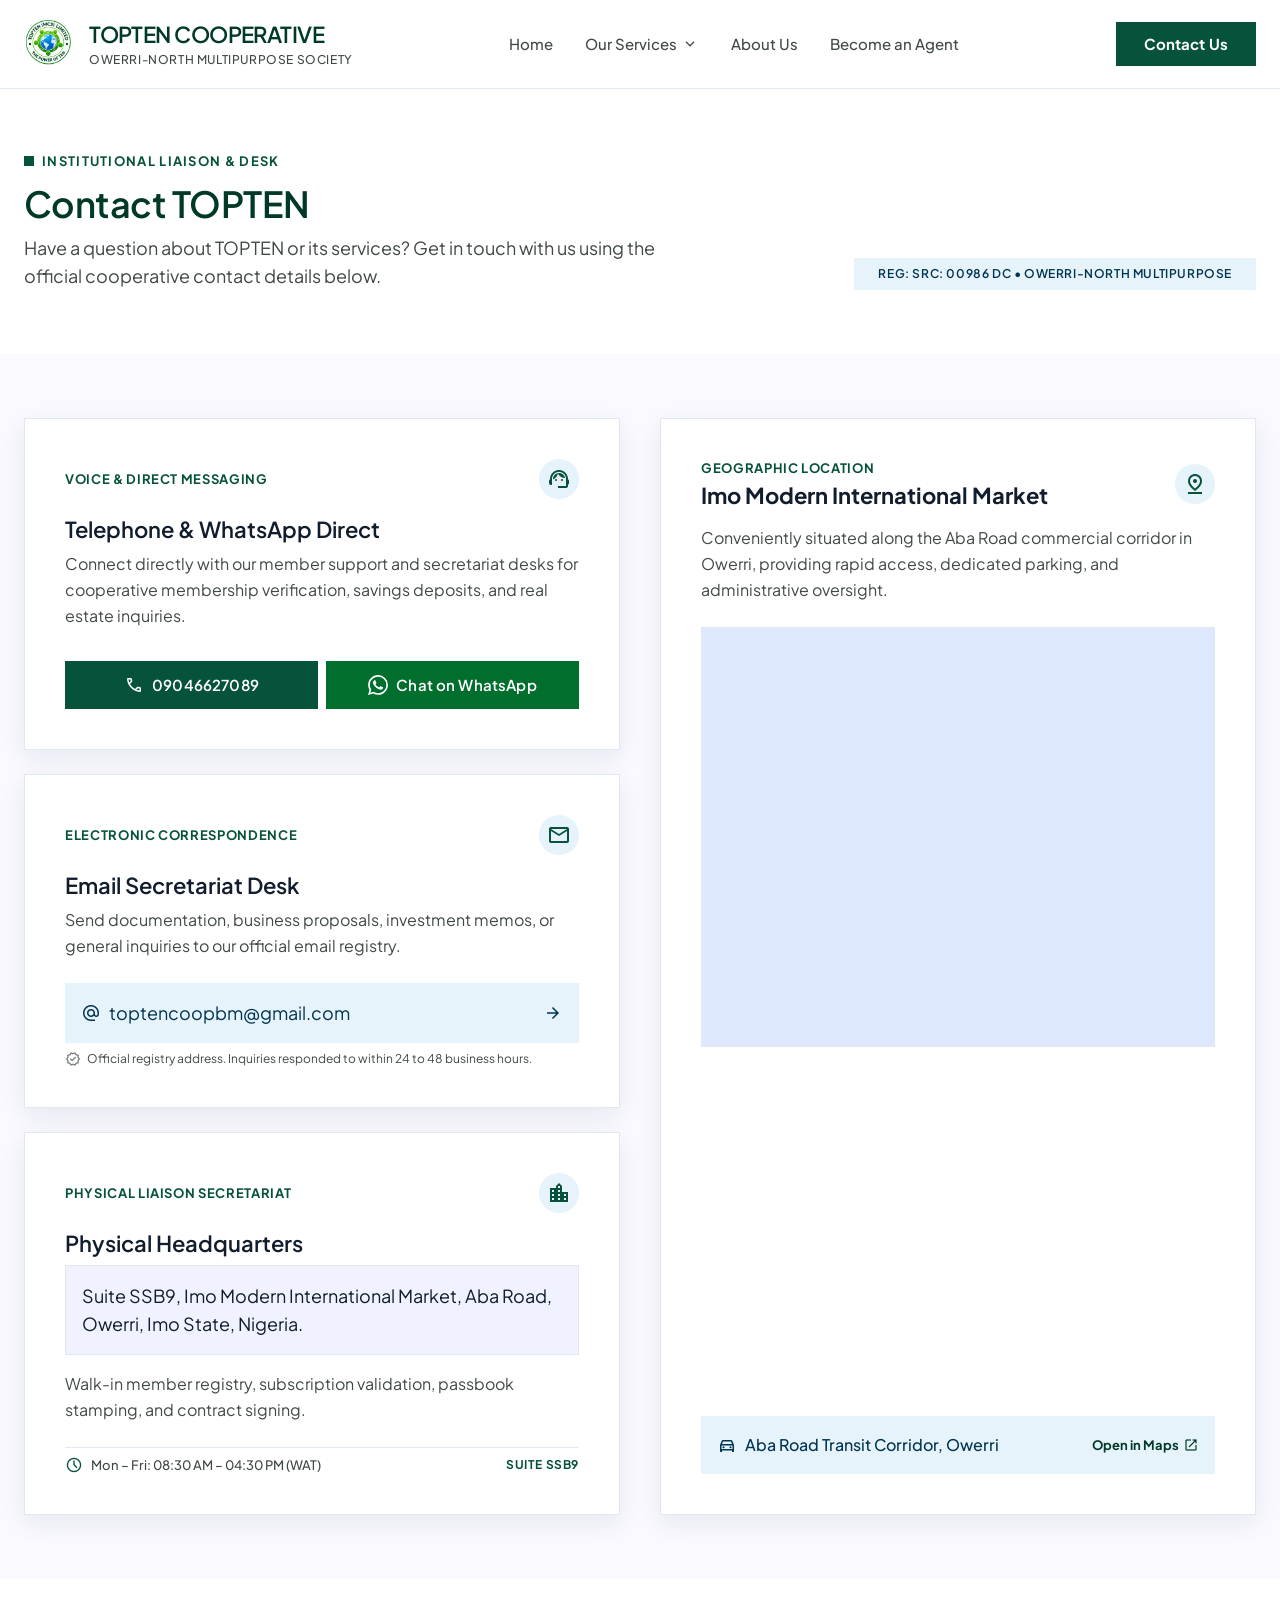
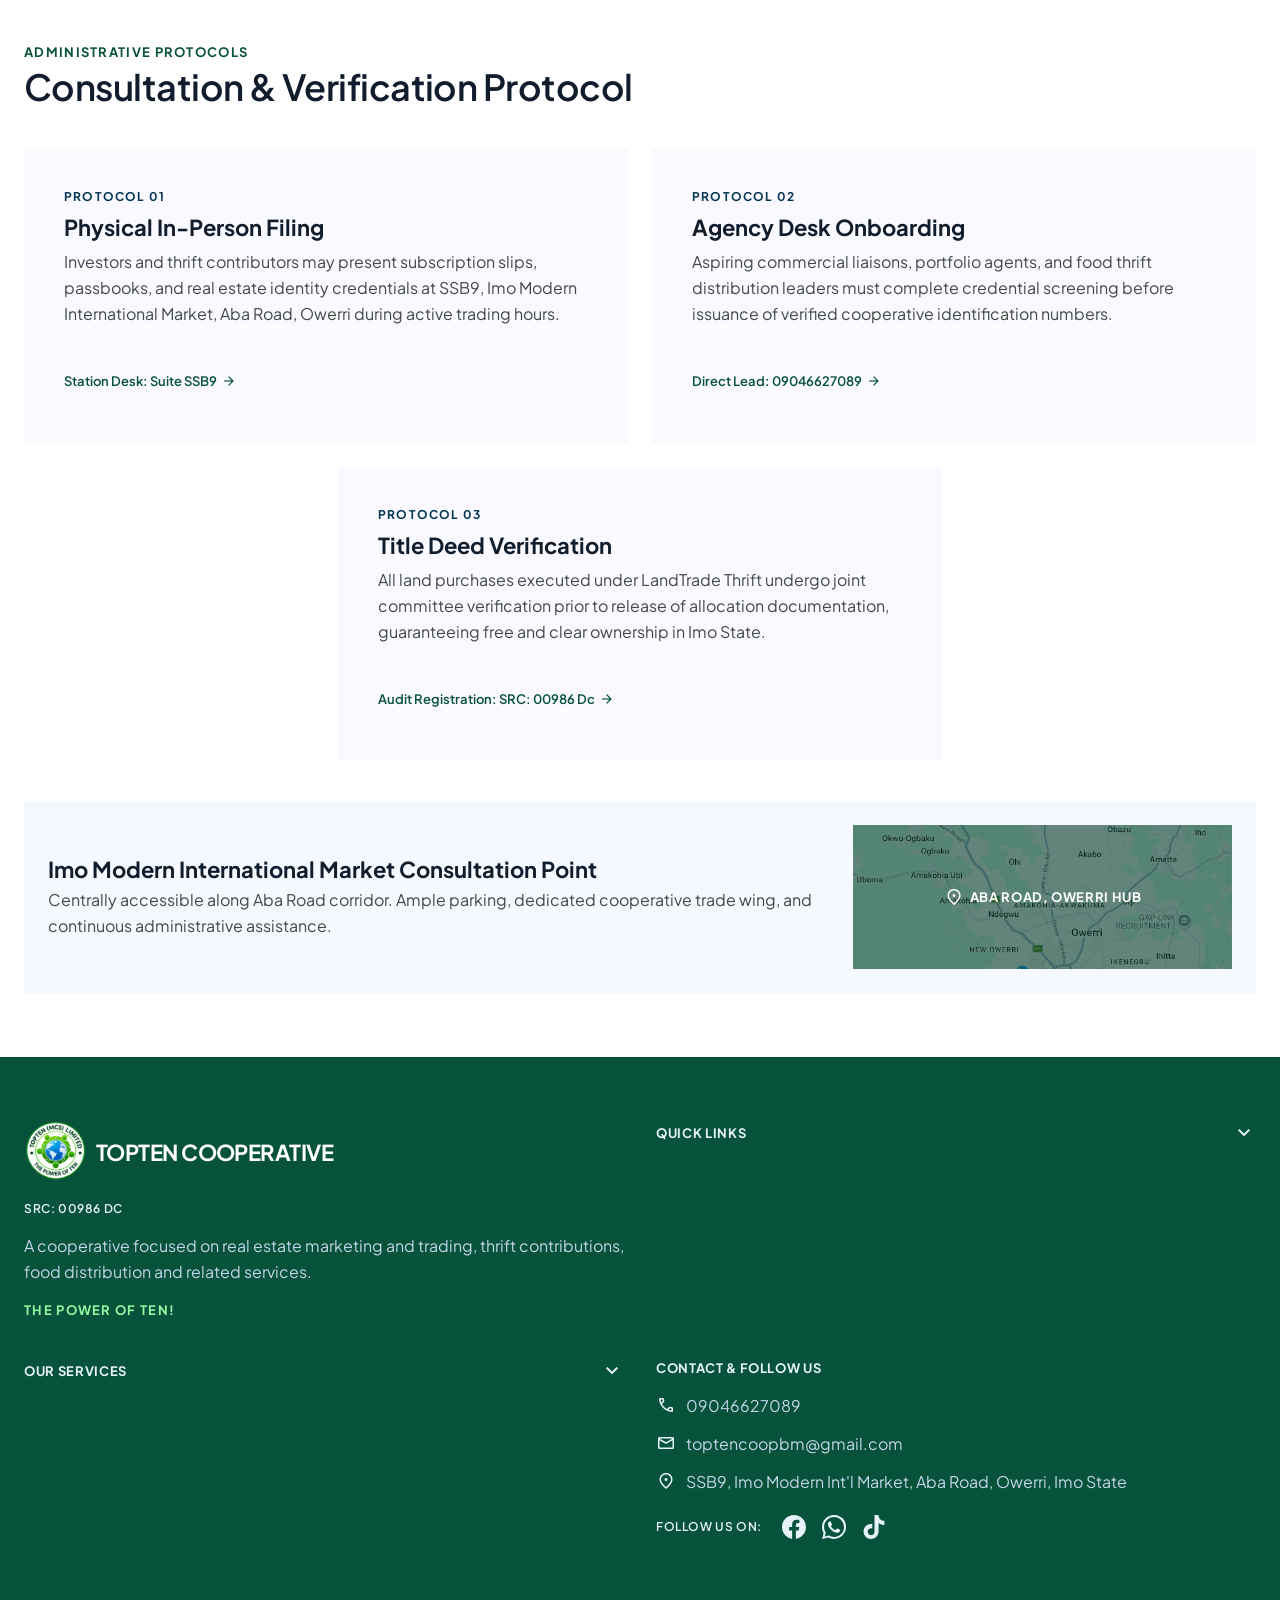
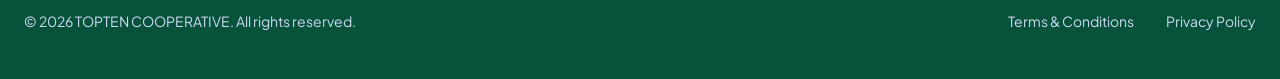
<file: contact-us/index.html>
<!DOCTYPE html>
<html lang="en">

<head>
  <!-- Document encoding and viewport -->
  <meta charset="utf-8">
  <meta content="width=device-width, initial-scale=1.0" name="viewport">
  <!-- Page identity and search metadata -->
  <title>
    Contact Us | TOPTEN COOPERATIVE
  </title>
  <meta
    content="Contact TOPTEN Cooperative by phone, WhatsApp or email, or visit the Imo Modern International Market office in Owerri for membership, savings and property enquiries."
    name="description">
  <link href="https://www.toptencoop.com.ng/contact-us/" rel="canonical">
  <!-- Open Graph metadata for social sharing -->
  <meta content="Contact Us | TOPTEN COOPERATIVE" property="og:title">
  <meta content="Contact TOPTEN by phone, WhatsApp or email for membership, thrift savings and property enquiries."
    property="og:description">
  <meta content="https://www.toptencoop.com.ng/images/banners/home-hero-1.jpg" property="og:image">
  <meta content="https://www.toptencoop.com.ng/contact-us/" property="og:url">
  <!-- Twitter Card metadata for social sharing -->
  <meta content="summary_large_image" name="twitter:card">
  <meta content="Contact Us | TOPTEN COOPERATIVE" name="twitter:title">
  <meta content="Contact TOPTEN by phone, WhatsApp or email for membership, thrift savings and property enquiries."
    name="twitter:description">
  <meta content="https://www.toptencoop.com.ng/images/banners/home-hero-1.jpg" name="twitter:image">
  <meta content="https://www.toptencoop.com.ng/contact-us/" name="twitter:url">
  <!-- Favicons and touch icon -->
  <link href="../images/favicon/favicon.ico" rel="icon" sizes="48x48">
  <link href="../images/logo/favicon-32.png" rel="icon" sizes="32x32" type="image/png">
  <link href="../images/logo/favicon-192.png" rel="icon" sizes="192x192" type="image/png">
  <link href="../images/logo/apple-touch-icon.png" rel="apple-touch-icon">
  <!-- External and local stylesheets -->
  <!-- Fonts: Plus Jakarta Sans (text) and Material Symbols (icons) from Google Fonts. -->
  <link href="https://fonts.googleapis.com" rel="preconnect">
  <link crossorigin="" href="https://fonts.gstatic.com" rel="preconnect">
  <link href="https://fonts.googleapis.com/css2?family=Plus+Jakarta+Sans:wght@400;500;600;700&amp;display=swap"
    rel="stylesheet">
  <link
    href="https://fonts.googleapis.com/css2?family=Material+Symbols+Outlined:opsz,wght,FILL,GRAD@20..48,100..700,0..1,-50..200"
    rel="stylesheet">
  <!-- Browser normalization -->
  <link href="../styles/normalize.css" rel="stylesheet">
  <!-- Mobile-first base styles -->
  <link href="../styles/small.css" rel="stylesheet">
  <!-- Responsive and wider-screen styles -->
  <link href="../styles/large.css" rel="stylesheet">
</head>

<body>
  <header class="site-header">
    <div class="site-header__inner">
      <a class="brand" href="../">
        <img alt="" class="brand__logo" height="313" src="../images/logo/topten-logo.png" width="320">
        <span class="brand__text">
          <span class="brand__name">
            TOPTEN COOPERATIVE
          </span>
          <span class="brand__society">
            Owerri-North Multipurpose Society
          </span>
        </span>
      </a>
      <!-- Desktop navigation (1024px and up). Below that, only the hamburger is shown. -->
      <nav aria-label="Primary" class="primary-nav">
        <ul class="primary-nav__list">
          <li>
            <a class="primary-nav__link" href="../">
              Home
            </a>
          </li>
          <li class="nav-dropdown">
            <a aria-haspopup="true" class="primary-nav__link nav-dropdown__trigger" href="../services/">
              Our Services
              <span aria-hidden="true" class="material-symbols-outlined nav-dropdown__chevron">
                expand_more
              </span>
            </a>
            <ul class="nav-dropdown__menu">
              <li>
                <a class="nav-dropdown__link" href="../services/#homeowners">
                  Homeowners Thrift
                </a>
              </li>
              <li>
                <a class="nav-dropdown__link" href="../services/#landowners">
                  Landowners Thrift
                </a>
              </li>
              <li>
                <a class="nav-dropdown__link" href="../services/#landtrade">
                  LandTrade Thrift
                </a>
              </li>
              <li>
                <a class="nav-dropdown__link" href="../services/#thriftsave">
                  ThriftSave
                </a>
              </li>
              <li>
                <a class="nav-dropdown__link" href="../services/#foodthrift">
                  FoodThrift
                </a>
              </li>
            </ul>
          </li>
          <li>
            <a class="primary-nav__link" href="../about-us/">
              About Us
            </a>
          </li>
          <li>
            <a class="primary-nav__link" href="../become-an-agent/">
              Become an Agent
            </a>
          </li>
        </ul>
      </nav>
      <div class="site-header__actions">
        <a aria-current="page" class="header-cta" href="../contact-us/">
          Contact Us
        </a>
        <button aria-label="Navigation menu" class="menu-toggle" popovertarget="mobile-menu" type="button">
          <span aria-hidden="true" class="menu-toggle__bars">
            <span>
            </span>
            <span>
            </span>
            <span>
            </span>
          </span>
        </button>
      </div>
      <!-- Mobile and tablet menu: a native popover, so open/close, Escape and outside-click need no JavaScript. -->
      <div class="mobile-menu" id="mobile-menu" popover="">
        <nav aria-label="Mobile">
          <ul class="mobile-menu__list">
            <li>
              <a class="mobile-menu__link" href="../">
                Home
              </a>
            </li>
            <li>
              <details class="mobile-menu__group">
                <summary class="mobile-menu__link mobile-menu__summary">
                  <span>
                    Our Services
                  </span>
                  <span aria-hidden="true" class="material-symbols-outlined mobile-menu__chevron">
                    expand_more
                  </span>
                </summary>
                <ul class="mobile-menu__submenu">
                  <li>
                    <a class="mobile-menu__sublink" href="../services/#homeowners">
                      Homeowners Thrift
                    </a>
                  </li>
                  <li>
                    <a class="mobile-menu__sublink" href="../services/#landowners">
                      Landowners Thrift
                    </a>
                  </li>
                  <li>
                    <a class="mobile-menu__sublink" href="../services/#landtrade">
                      LandTrade Thrift
                    </a>
                  </li>
                  <li>
                    <a class="mobile-menu__sublink" href="../services/#thriftsave">
                      ThriftSave
                    </a>
                  </li>
                  <li>
                    <a class="mobile-menu__sublink" href="../services/#foodthrift">
                      FoodThrift
                    </a>
                  </li>
                </ul>
              </details>
            </li>
            <li>
              <a class="mobile-menu__link" href="../about-us/">
                About Us
              </a>
            </li>
            <li>
              <a class="mobile-menu__link" href="../become-an-agent/">
                Become an Agent
              </a>
            </li>
          </ul>
          <a aria-current="page" class="mobile-menu__cta" href="../contact-us/">
            Contact Us
          </a>
        </nav>
      </div>
    </div>
  </header>
  <main class="site-main bg-surface" id="main-content">
    <div class="flex flex-col w-full">
      <!-- Contact page introduction. -->
      <section class="w-full bg-surface-white py-space-xl">
        <div class="max-w-[1280px] mx-auto px-gutter-mobile md:px-gutter">
          <div class="flex flex-col md:flex-row md:items-end justify-between gap-space-md">
            <div class="max-w-2xl">
              <div class="flex items-center gap-space-xs mb-3">
                <span class="w-2.5 h-2.5 bg-primary-container inline-block">
                </span>
                <span
                  class="font-caption-label text-caption-label text-primary-container uppercase tracking-widest font-bold">
                  Institutional Liaison &amp; Desk
                </span>
              </div>
              <h1 class="font-headline-section text-headline-section text-primary">
                Contact TOPTEN
              </h1>
              <p class="font-body-large text-body-large text-on-surface-variant mt-space-xs">
                Have a question about TOPTEN or its services? Get in touch with us using the official cooperative
                contact details below.
              </p>
            </div>
            <div class="bg-light-blue-surface px-space-md py-space-xs self-start md:self-end">
              <p class="font-legal-micro text-legal-micro text-tertiary font-semibold tracking-wider uppercase">
                REG: SRC: 00986 Dc • OWERRI-NORTH MULTIPURPOSE
              </p>
            </div>
          </div>
        </div>
      </section>
      <!-- Phone and WhatsApp contact, email, address and directions. -->
      <section class="w-full bg-surface py-space-xl">
        <div class="max-w-[1280px] mx-auto px-gutter-mobile md:px-gutter">
          <div class="grid grid-cols-1 lg:grid-cols-12 gap-space-lg items-start">
            <div class="lg:col-span-6 flex flex-col gap-space-md">
              <div
                class="bg-surface-white p-space-lg shadow-[0_8px_24px_rgba(30,41,59,0.08)] border border-border-subtle flex flex-col justify-between">
                <div>
                  <div class="flex items-center justify-between mb-space-sm">
                    <span
                      class="font-caption-label text-caption-label font-bold uppercase tracking-wider text-primary-container">
                      Voice &amp; Direct Messaging
                    </span>
                    <div
                      class="w-10 h-10 rounded-full bg-light-blue-surface flex items-center justify-center text-primary-container">
                      <span class="material-symbols-outlined text-[24px]">
                        support_agent
                      </span>
                    </div>
                  </div>
                  <h2 class="font-title-card text-title-card text-on-surface font-semibold mb-2">
                    Telephone &amp; WhatsApp Direct
                  </h2>
                  <p class="font-body-default text-body-default text-on-surface-variant mb-space-md">
                    Connect directly with our member support and secretariat desks for cooperative membership
                    verification, savings deposits, and real estate inquiries.
                  </p>
                </div>
                <div class="grid grid-cols-1 sm:grid-cols-2 gap-space-xs pt-space-xs">
                  <a class="h-12 inline-flex items-center justify-center gap-2 bg-primary-container text-on-primary px-space-md font-button-label text-button-label hover:bg-primary transition-colors text-center"
                    href="tel:09046627089">
                    <span class="material-symbols-outlined text-[20px]">
                      call
                    </span>
                    <span>
                      09046627089
                    </span>
                  </a>
                  <a class="h-12 inline-flex items-center justify-center gap-2 bg-secondary text-on-primary px-space-md font-button-label text-button-label hover:bg-primary transition-colors text-center"
                    href="https://wa.me/2349046627089" rel="noopener noreferrer" target="_blank">
                    <svg class="w-5 h-5 inline-block shrink-0" fill="currentColor" viewbox="0 0 24 24">
                      <path
                        d="M17.472 14.382c-.297-.149-1.758-.867-2.03-.967-.273-.099-.471-.148-.67.15-.197.297-.767.966-.94 1.164-.173.199-.347.223-.644.075-.297-.15-1.255-.463-2.39-1.475-.883-.788-1.48-1.761-1.653-2.059-.173-.297-.018-.458.13-.606.134-.133.298-.347.446-.52.149-.174.198-.298.298-.497.099-.198.05-.371-.025-.52-.075-.149-.669-1.612-.916-2.207-.242-.579-.487-.5-.669-.51-.173-.008-.371-.01-.57-.01-.198 0-.52.074-.792.372-.272.297-1.04 1.016-1.04 2.479 0 1.462 1.065 2.875 1.213 3.074.149.198 2.096 3.2 5.077 4.487.709.306 1.262.489 1.694.625.712.227 1.36.195 1.871.118.571-.085 1.758-.719 2.006-1.413.248-.694.248-1.289.173-1.413-.074-.124-.272-.198-.57-.347m-5.421 7.403h-.004a9.87 9.87 0 01-5.031-1.378l-.361-.214-3.741.982.998-3.648-.235-.374a9.86 9.86 0 01-1.51-5.26c.001-5.45 4.436-9.884 9.888-9.884 2.64 0 5.122 1.03 6.988 2.898a9.825 9.825 0 012.893 6.994c-.003 5.45-4.437 9.884-9.885 9.884m8.413-18.297A11.815 11.815 0 0012.05 0C5.495 0 .16 5.335.157 11.892c0 2.096.547 4.142 1.588 5.945L.057 24l6.305-1.654a11.882 11.882 0 005.683 1.448h.005c6.554 0 11.89-5.335 11.893-11.893a11.821 11.821 0 00-3.48-8.413z">
                      </path>
                    </svg>
                    <span>
                      Chat on WhatsApp
                    </span>
                  </a>
                </div>
              </div>
              <div
                class="bg-surface-white p-space-lg shadow-[0_8px_24px_rgba(30,41,59,0.08)] border border-border-subtle flex flex-col justify-between">
                <div>
                  <div class="flex items-center justify-between mb-space-sm">
                    <span
                      class="font-caption-label text-caption-label font-bold uppercase tracking-wider text-primary-container">
                      Electronic Correspondence
                    </span>
                    <div
                      class="w-10 h-10 rounded-full bg-light-blue-surface flex items-center justify-center text-primary-container">
                      <span class="material-symbols-outlined text-[24px]">
                        mail
                      </span>
                    </div>
                  </div>
                  <h2 class="font-title-card text-title-card text-on-surface font-semibold mb-2">
                    Email Secretariat Desk
                  </h2>
                  <p class="font-body-default text-body-default text-on-surface-variant mb-space-md">
                    Send documentation, business proposals, investment memos, or general inquiries to our official email
                    registry.
                  </p>
                </div>
                <div>
                  <a class="w-full min-h-[48px] inline-flex items-center justify-between bg-light-blue-surface hover:bg-surface-container-high/60 transition-colors p-space-sm text-tertiary font-body-large text-body-large break-all gap-2"
                    href="mailto:toptencoopbm@gmail.com">
                    <div class="flex items-center gap-2">
                      <span class="material-symbols-outlined text-[20px] shrink-0">
                        alternate_email
                      </span>
                      <span>
                        toptencoopbm@gmail.com
                      </span>
                    </div>
                    <span class="material-symbols-outlined text-[20px] shrink-0">
                      arrow_forward
                    </span>
                  </a>
                  <p class="font-legal-micro text-legal-micro text-on-surface-variant mt-2 flex items-center gap-1.5">
                    <span class="material-symbols-outlined text-[16px] text-outline">
                      verified
                    </span>
                    <span>
                      Official registry address. Inquiries responded to within 24 to 48 business hours.
                    </span>
                  </p>
                </div>
              </div>
              <div
                class="bg-surface-white p-space-lg shadow-[0_8px_24px_rgba(30,41,59,0.08)] border border-border-subtle flex flex-col justify-between">
                <div>
                  <div class="flex items-center justify-between mb-space-sm">
                    <span
                      class="font-caption-label text-caption-label font-bold uppercase tracking-wider text-primary-container">
                      Physical Liaison Secretariat
                    </span>
                    <div
                      class="w-10 h-10 rounded-full bg-light-blue-surface flex items-center justify-center text-primary-container">
                      <span class="material-symbols-outlined text-[24px]">
                        location_city
                      </span>
                    </div>
                  </div>
                  <h2 class="font-title-card text-title-card text-on-surface font-semibold mb-2">
                    Physical Headquarters
                  </h2>
                  <div class="p-space-sm bg-surface-container-low border border-border-subtle mb-space-sm">
                    <p class="font-body-large text-body-large text-on-surface">
                      Suite SSB9, Imo Modern International Market, Aba Road, Owerri, Imo State, Nigeria.
                    </p>
                  </div>
                  <p class="font-body-default text-body-default text-on-surface-variant">
                    Walk-in member registry, subscription validation, passbook stamping, and contract signing.
                  </p>
                </div>
                <div class="mt-space-md pt-space-xs border-t border-border-subtle flex items-center justify-between">
                  <div class="flex items-center gap-2 text-on-surface-variant font-caption-label text-caption-label">
                    <span class="material-symbols-outlined text-[18px] text-primary-container">
                      schedule
                    </span>
                    <span>
                      Mon – Fri: 08:30 AM – 04:30 PM (WAT)
                    </span>
                  </div>
                  <span
                    class="font-legal-micro text-legal-micro text-primary-container font-bold tracking-wider uppercase">
                    Suite SSB9
                  </span>
                </div>
              </div>
            </div>
            <div class="lg:col-span-6 flex flex-col gap-space-md h-full">
              <div
                class="bg-surface-white p-space-lg shadow-[0_8px_24px_rgba(30,41,59,0.08)] border border-border-subtle flex flex-col h-full">
                <div class="flex items-center justify-between mb-space-sm">
                  <div>
                    <span
                      class="font-caption-label text-caption-label font-bold uppercase tracking-wider text-primary-container block mb-1">
                      Geographic Location
                    </span>
                    <h2 class="font-title-card text-title-card text-on-surface font-bold">
                      Imo Modern International Market
                    </h2>
                  </div>
                  <div
                    class="w-10 h-10 rounded-full bg-light-blue-surface flex items-center justify-center text-primary-container shrink-0">
                    <span class="material-symbols-outlined text-[24px]">
                      pin_drop
                    </span>
                  </div>
                </div>
                <p class="font-body-default text-body-default text-on-surface-variant mb-space-md">
                  Conveniently situated along the Aba Road commercial corridor in Owerri, providing rapid access,
                  dedicated parking, and administrative oversight.
                </p>
                <div
                  class="relative w-full h-64 sm:h-80 md:h-96 lg:h-[420px] overflow-hidden border border-border-subtle mb-space-md bg-surface-container-high">
                  <iframe allowfullscreen="" class="w-full h-full border-0" loading="lazy"
                    referrerpolicy="no-referrer-when-downgrade"
                    src="https://www.google.com/maps?q=Imo+Modern+International+Market+Aba+Road+Owerri&amp;output=embed"
                    title="Imo Modern International Market Owerri Map">
                  </iframe>
                </div>
                <div
                  class="p-space-sm bg-light-blue-surface flex flex-col sm:flex-row sm:items-center justify-between gap-space-xs mt-auto">
                  <div class="flex items-start sm:items-center gap-2">
                    <span class="material-symbols-outlined text-tertiary text-[20px] shrink-0">
                      directions_car
                    </span>
                    <span class="font-body-default text-body-default text-tertiary font-medium">
                      Aba Road Transit Corridor, Owerri
                    </span>
                  </div>
                  <a class="inline-flex items-center gap-1 font-caption-label text-caption-label text-primary font-bold hover:underline"
                    href="https://www.google.com/maps/search/?api=1&amp;query=Imo+Modern+International+Market+Aba+Road+Owerri"
                    rel="noopener noreferrer" target="_blank">
                    <span>
                      Open in Maps
                    </span>
                    <span class="material-symbols-outlined text-[16px]">
                      open_in_new
                    </span>
                  </a>
                </div>
              </div>
            </div>
          </div>
        </div>
      </section>
      <!-- In-person consultation and administrative verification information. -->
      <section class="w-full bg-surface-white py-space-xl">
        <div class="max-w-[1280px] mx-auto px-gutter-mobile md:px-gutter">
          <div class="mb-space-lg">
            <span
              class="font-caption-label text-caption-label text-primary-container uppercase tracking-widest font-bold block mb-1">
              Administrative Protocols
            </span>
            <h2 class="font-headline-section text-headline-section text-on-surface">
              Consultation &amp; Verification Protocol
            </h2>
          </div>
          <div class="grid grid-cols-1 md:grid-cols-2 gap-space-md contact-protocol-grid">
            <div class="bg-surface p-space-lg flex flex-col justify-between">
              <div>
                <span
                  class="font-legal-micro text-legal-micro text-tertiary font-bold tracking-widest uppercase block mb-space-xs">
                  PROTOCOL 01
                </span>
                <h3 class="font-title-card text-title-card text-on-surface font-bold mb-2">
                  Physical In-Person Filing
                </h3>
                <p class="font-body-default text-body-default text-on-surface-variant leading-relaxed">
                  Investors and thrift contributors may present subscription slips, passbooks, and real estate identity
                  credentials at SSB9, Imo Modern International Market, Aba Road, Owerri during active trading hours.
                </p>
              </div>
              <div class="mt-space-md pt-space-xs">
                <span
                  class="font-caption-label text-caption-label text-primary-container font-semibold inline-flex items-center gap-1 min-h-[44px]">
                  <span>
                    Station Desk: Suite SSB9
                  </span>
                  <span class="material-symbols-outlined text-[16px]">
                    arrow_forward
                  </span>
                </span>
              </div>
            </div>
            <div class="bg-surface p-space-lg flex flex-col justify-between">
              <div>
                <span
                  class="font-legal-micro text-legal-micro text-tertiary font-bold tracking-widest uppercase block mb-space-xs">
                  PROTOCOL 02
                </span>
                <h3 class="font-title-card text-title-card text-on-surface font-bold mb-2">
                  Agency Desk Onboarding
                </h3>
                <p class="font-body-default text-body-default text-on-surface-variant leading-relaxed">
                  Aspiring commercial liaisons, portfolio agents, and food thrift distribution leaders must complete
                  credential screening before issuance of verified cooperative identification numbers.
                </p>
              </div>
              <div class="mt-space-md pt-space-xs">
                <a class="font-caption-label text-caption-label text-primary-container font-semibold inline-flex items-center gap-1 min-h-[44px]"
                  href="tel:09046627089">
                  <span>
                    Direct Lead: 09046627089
                  </span>
                  <span class="material-symbols-outlined text-[16px]">
                    arrow_forward
                  </span>
                </a>
              </div>
            </div>
            <div class="bg-surface p-space-lg flex flex-col justify-between md:col-span-2">
              <div>
                <span
                  class="font-legal-micro text-legal-micro text-tertiary font-bold tracking-widest uppercase block mb-space-xs">
                  PROTOCOL 03
                </span>
                <h3 class="font-title-card text-title-card text-on-surface font-bold mb-2">
                  Title Deed Verification
                </h3>
                <p class="font-body-default text-body-default text-on-surface-variant leading-relaxed">
                  All land purchases executed under LandTrade Thrift undergo joint committee verification prior to
                  release of allocation documentation, guaranteeing free and clear ownership in Imo State.
                </p>
              </div>
              <div class="mt-space-md pt-space-xs">
                <span
                  class="font-caption-label text-caption-label text-primary-container font-semibold inline-flex items-center gap-1 min-h-[44px]">
                  <span>
                    Audit Registration: SRC: 00986 Dc
                  </span>
                  <span class="material-symbols-outlined text-[16px]">
                    arrow_forward
                  </span>
                </span>
              </div>
            </div>
          </div>
          <div class="mt-space-lg bg-surface-container-high/30 p-space-md">
            <div class="grid grid-cols-1 lg:grid-cols-12 gap-space-md items-center">
              <div class="lg:col-span-8">
                <h3 class="font-title-card text-title-card text-on-surface font-bold mb-1">
                  Imo Modern International Market Consultation Point
                </h3>
                <p class="font-body-default text-body-default text-on-surface-variant">
                  Centrally accessible along Aba Road corridor. Ample parking, dedicated cooperative trade wing, and
                  continuous administrative assistance.
                </p>
              </div>
              <div class="lg:col-span-4 flex lg:justify-end">
                <div class="w-full h-36 flex items-center justify-center relative overflow-hidden">
                  <img alt="Map showing Owerri and surrounding communities in Imo State."
                    class="absolute inset-0 w-full h-full object-cover" loading="lazy"
                    src="../images/general/contact-consultation-hub.png">
                  <div class="absolute inset-0 bg-primary/60 flex items-center justify-center p-3 text-center">
                    <span
                      class="font-caption-label text-caption-label text-on-primary font-bold uppercase tracking-wider flex items-center gap-1.5">
                      <span class="material-symbols-outlined text-[20px]">
                        location_on
                      </span>
                      Aba Road, Owerri Hub
                    </span>
                  </div>
                </div>
              </div>
            </div>
          </div>
        </div>
      </section>
    </div>
  </main>
  <footer class="site-footer">
    <div class="site-footer__inner">
      <div class="footer-grid">
        <div class="footer-brand">
          <div class="footer-brand__header">
            <img alt="TOPTEN Logo" class="footer-brand__logo" height="313" loading="lazy"
              src="../images/logo/topten-logo.png" width="320">
            <span class="footer-brand__name">
              TOPTEN COOPERATIVE
            </span>
          </div>
          <p class="footer-brand__reg">
            SRC: 00986 Dc
          </p>
          <p class="footer-brand__blurb">
            A cooperative focused on real estate marketing and trading, thrift contributions, food distribution and
            related services.
          </p>
          <p class="footer-brand__slogan">
            THE POWER OF TEN!
          </p>
        </div>
        <!-- Link columns collapse into <details> dropdowns below 768px and are always open from 768px up (see styles.css). -->
        <details class="footer-column">
          <summary class="footer-column__summary">
            <h3 class="footer-column__heading">
              Quick Links
            </h3>
            <span aria-hidden="true" class="material-symbols-outlined footer-column__chevron">
              expand_more
            </span>
          </summary>
          <ul class="footer-column__list">
            <li>
              <a class="footer-link" href="../">
                Home
              </a>
            </li>
            <li>
              <a class="footer-link" href="../about-us/">
                About Us
              </a>
            </li>
            <li>
              <a class="footer-link" href="../become-an-agent/">
                Become an Agent
              </a>
            </li>
            <li>
              <a class="footer-link" href="../contact-us/">
                Contact Us
              </a>
            </li>
            <li>
              <a class="footer-link" href="../services/">
                All Services
              </a>
            </li>
          </ul>
        </details>
        <details class="footer-column">
          <summary class="footer-column__summary">
            <h3 class="footer-column__heading">
              Our Services
            </h3>
            <span aria-hidden="true" class="material-symbols-outlined footer-column__chevron">
              expand_more
            </span>
          </summary>
          <ul class="footer-column__list">
            <li>
              <a class="footer-link" href="../services/#homeowners">
                Homeowners Thrift
              </a>
            </li>
            <li>
              <a class="footer-link" href="../services/#landowners">
                Landowners Thrift
              </a>
            </li>
            <li>
              <a class="footer-link" href="../services/#landtrade">
                LandTrade Thrift
              </a>
            </li>
            <li>
              <a class="footer-link" href="../services/#thriftsave">
                ThriftSave
              </a>
            </li>
            <li>
              <a class="footer-link" href="../services/#foodthrift">
                FoodThrift
              </a>
            </li>
          </ul>
        </details>
        <div class="footer-contact">
          <h3 class="footer-column__heading">
            Contact &amp; Follow Us
          </h3>
          <ul class="footer-contact__list">
            <li>
              <span aria-hidden="true" class="material-symbols-outlined">
                call
              </span>
              <a class="footer-contact__link" href="tel:09046627089">
                09046627089
              </a>
            </li>
            <li>
              <span aria-hidden="true" class="material-symbols-outlined">
                mail
              </span>
              <span class="footer-contact__email">
                toptencoopbm@gmail.com
              </span>
            </li>
            <li>
              <span aria-hidden="true" class="material-symbols-outlined">
                location_on
              </span>
              <span>
                SSB9, Imo Modern Int'l Market, Aba Road, Owerri, Imo State
              </span>
            </li>
          </ul>
          <div class="footer-social">
            <span class="footer-social__label">
              Follow us on:
            </span>
            <span aria-label="Facebook" class="social-icon" role="img">
              <svg aria-hidden="true" fill="currentColor" viewbox="0 0 24 24">
                <path
                  d="M24 12.073c0-6.627-5.373-12-12-12s-12 5.373-12 12c0 5.99 4.388 10.954 10.125 11.854v-8.385H7.078v-3.47h3.047V9.43c0-3.007 1.792-4.669 4.533-4.669 1.312 0 2.686.235 2.686.235v2.953H15.83c-1.491 0-1.956.925-1.956 1.874v2.25h3.328l-.532 3.47h-2.796v8.385C19.612 23.027 24 18.062 24 12.073z">
                </path>
              </svg>
            </span>
            <span aria-label="WhatsApp" class="social-icon" role="img">
              <svg aria-hidden="true" fill="currentColor" viewbox="0 0 24 24">
                <path
                  d="M12.031 0C5.397 0 0 5.397 0 12.031c0 2.115.549 4.181 1.594 5.99L.055 24l6.155-1.615a11.97 11.97 0 005.821 1.493h.005c6.632 0 12.03-5.398 12.03-12.033 0-3.214-1.252-6.236-3.528-8.514A11.95 11.95 0 0012.031 0zm.004 21.996h-.004a9.96 9.96 0 01-5.076-1.39l-.364-.216-3.771.989 1.006-3.676-.237-.377a9.94 9.94 0 01-1.523-5.295c0-5.503 4.478-9.981 9.984-9.981 2.666 0 5.172 1.038 7.057 2.925a9.927 9.927 0 012.923 7.057c0 5.505-4.479 9.984-9.985 9.984zm5.474-7.475c-.3-.15-1.774-.875-2.049-.975-.275-.1-.475-.15-.675.15-.2.3-.775.975-.95 1.175-.175.2-.35.225-.65.075-.3-.15-1.267-.467-2.414-1.488-.893-.796-1.496-1.78-1.671-2.08-.175-.3-.019-.462.131-.611.135-.134.3-.35.45-.525.15-.175.2-.3.3-.5.1-.2.05-.375-.025-.525-.075-.15-.675-1.625-.925-2.225-.244-.583-.492-.504-.675-.513-.175-.009-.375-.01-.575-.01-.2 0-.525.075-.8.375-.275.3-1.05 1.025-1.05 2.5s1.075 2.898 1.225 3.1c.15.2 2.116 3.23 5.127 4.53.716.31 1.275.495 1.71.634.719.229 1.373.197 1.89.12.577-.086 1.774-.725 2.024-1.425.25-.7.25-1.3.175-1.425-.075-.125-.275-.2-.575-.35z">
                </path>
              </svg>
            </span>
            <span aria-label="TikTok" class="social-icon" role="img">
              <svg aria-hidden="true" fill="currentColor" viewbox="0 0 24 24">
                <path
                  d="M12.525.02c1.31-.02 2.61-.01 3.91-.02.08 1.53.63 3.09 1.75 4.17 1.12 1.11 2.7 1.62 4.24 1.79v4.03c-1.44-.05-2.89-.35-4.2-.97-.57-.26-1.1-.59-1.62-1.01-.02 2.92.01 5.84-.02 8.75-.08 1.4-.54 2.79-1.35 3.94-1.31 1.92-3.58 3.17-5.91 3.21-1.43.08-2.86-.31-4.08-1.03-2.02-1.19-3.44-3.37-3.65-5.71-.02-.5-.03-1-.01-1.49.18-1.9 1.12-3.72 2.58-4.96 1.66-1.44 3.98-2.13 6.15-1.72.02 1.48-.04 2.96-.04 4.44-.99-.32-2.15-.23-3.02.37-.63.41-1.11 1.04-1.36 1.75-.21.51-.24 1.07-.14 1.61.24 1.64 1.82 3.02 3.5 2.87 1.12-.01 2.19-.66 2.77-1.61.19-.33.4-.67.41-1.06.1-1.79.06-3.57.07-5.36.01-4.03-.01-8.05.02-12.07z">
                </path>
              </svg>
            </span>
          </div>
        </div>
      </div>
      <div class="footer-legal">
        <p>
          © 2026 TOPTEN COOPERATIVE. All rights reserved.
        </p>
        <ul class="footer-legal__links">
          <li>
            <a class="footer-link" href="../terms-and-conditions/">
              Terms &amp; Conditions
            </a>
          </li>
          <li>
            <a class="footer-link" href="../privacy-policy/">
              Privacy Policy
            </a>
          </li>
        </ul>
      </div>
    </div>
  </footer>
  <script src="../scripts/mobile-menu.js" defer></script>
</body>

</html>
</file>
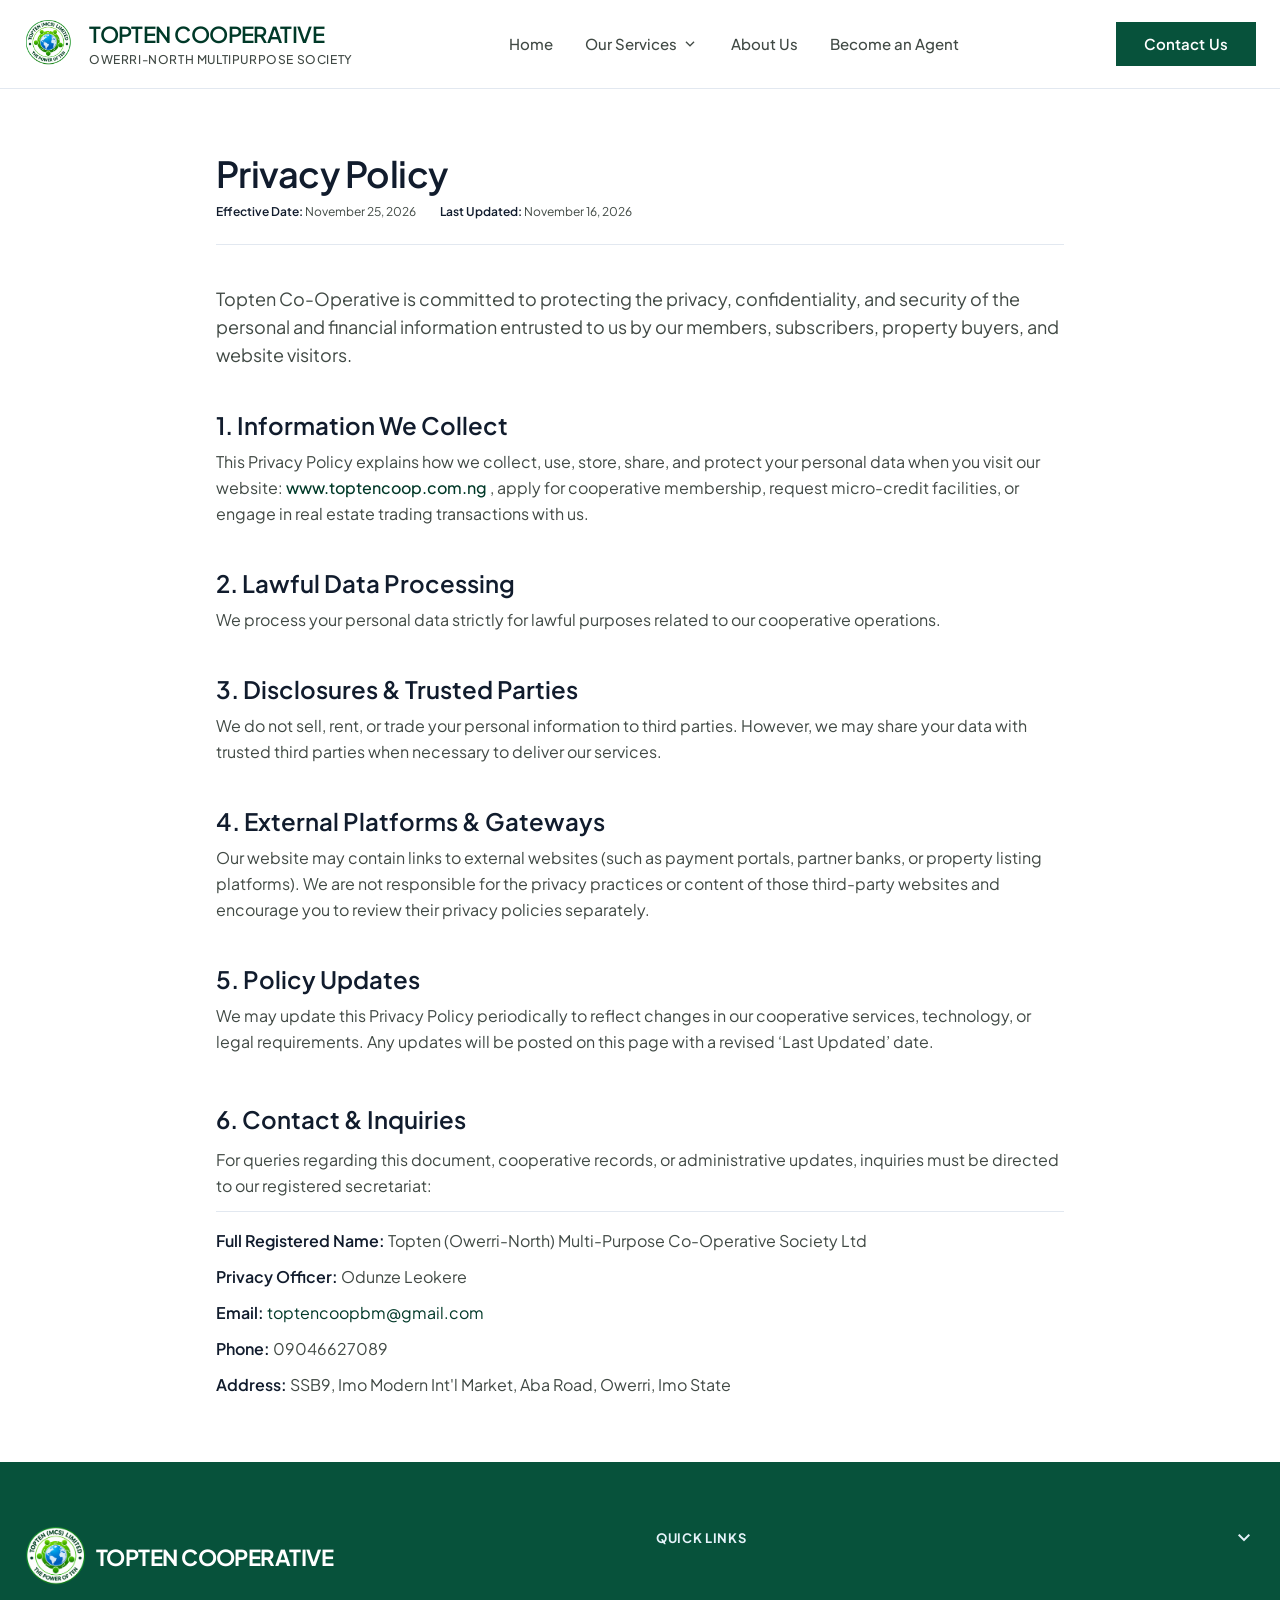
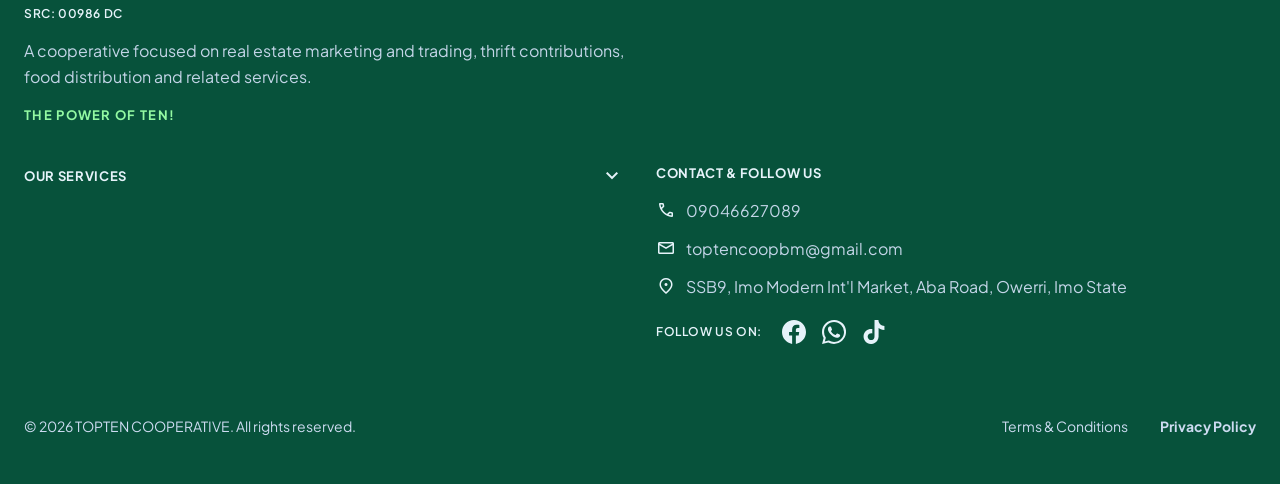
<file: privacy-policy/index.html>
<!DOCTYPE html>
<html lang="en">

<head>
  <!-- Document encoding and viewport -->
  <meta charset="utf-8">
  <meta content="width=device-width, initial-scale=1.0" name="viewport">
  <!-- Page identity and search metadata -->
  <title>
    Privacy Policy | TOPTEN COOPERATIVE
  </title>
  <meta
    content="How TOPTEN Cooperative collects, uses, stores and protects the personal data of members and subscribers, and how to contact us about your privacy."
    name="description">
  <link href="https://www.toptencoop.com.ng/privacy-policy/" rel="canonical">
  <!-- Open Graph metadata for social sharing -->
  <meta content="Privacy Policy | TOPTEN COOPERATIVE" property="og:title">
  <meta content="Learn how TOPTEN collects, uses, stores and protects member and subscriber personal data."
    property="og:description">
  <meta content="https://www.toptencoop.com.ng/images/banners/home-hero-1.jpg" property="og:image">
  <meta content="https://www.toptencoop.com.ng/privacy-policy/" property="og:url">
  <!-- Twitter Card metadata for social sharing -->
  <meta content="summary_large_image" name="twitter:card">
  <meta content="Privacy Policy | TOPTEN COOPERATIVE" name="twitter:title">
  <meta content="Learn how TOPTEN collects, uses, stores and protects member and subscriber personal data."
    name="twitter:description">
  <meta content="https://www.toptencoop.com.ng/images/banners/home-hero-1.jpg" name="twitter:image">
  <meta content="https://www.toptencoop.com.ng/privacy-policy/" name="twitter:url">
  <!-- Favicons and touch icon -->
  <link href="../images/favicon/favicon.ico" rel="icon" sizes="48x48">
  <link href="../images/logo/favicon-32.png" rel="icon" sizes="32x32" type="image/png">
  <link href="../images/logo/favicon-192.png" rel="icon" sizes="192x192" type="image/png">
  <link href="../images/logo/apple-touch-icon.png" rel="apple-touch-icon">
  <!-- External and local stylesheets -->
  <!-- Fonts: Plus Jakarta Sans (text) and Material Symbols (icons) from Google Fonts. -->
  <link href="https://fonts.googleapis.com" rel="preconnect">
  <link crossorigin="" href="https://fonts.gstatic.com" rel="preconnect">
  <link href="https://fonts.googleapis.com/css2?family=Plus+Jakarta+Sans:wght@400;500;600;700&amp;display=swap"
    rel="stylesheet">
  <link
    href="https://fonts.googleapis.com/css2?family=Material+Symbols+Outlined:opsz,wght,FILL,GRAD@20..48,100..700,0..1,-50..200"
    rel="stylesheet">
  <!-- Browser normalization -->
  <link href="../styles/normalize.css" rel="stylesheet">
  <!-- Mobile-first base styles -->
  <link href="../styles/small.css" rel="stylesheet">
  <!-- Responsive and wider-screen styles -->
  <link href="../styles/large.css" rel="stylesheet">
</head>

<body>
  <header class="site-header">
    <div class="site-header__inner">
      <a class="brand" href="../">
        <img alt="" class="brand__logo" height="313" src="../images/logo/topten-logo.png" width="320">
        <span class="brand__text">
          <span class="brand__name">
            TOPTEN COOPERATIVE
          </span>
          <span class="brand__society">
            Owerri-North Multipurpose Society
          </span>
        </span>
      </a>
      <!-- Desktop navigation (1024px and up). Below that, only the hamburger is shown. -->
      <nav aria-label="Primary" class="primary-nav">
        <ul class="primary-nav__list">
          <li>
            <a class="primary-nav__link" href="../">
              Home
            </a>
          </li>
          <li class="nav-dropdown">
            <a aria-haspopup="true" class="primary-nav__link nav-dropdown__trigger" href="../services/">
              Our Services
              <span aria-hidden="true" class="material-symbols-outlined nav-dropdown__chevron">
                expand_more
              </span>
            </a>
            <ul class="nav-dropdown__menu">
              <li>
                <a class="nav-dropdown__link" href="../services/#homeowners">
                  Homeowners Thrift
                </a>
              </li>
              <li>
                <a class="nav-dropdown__link" href="../services/#landowners">
                  Landowners Thrift
                </a>
              </li>
              <li>
                <a class="nav-dropdown__link" href="../services/#landtrade">
                  LandTrade Thrift
                </a>
              </li>
              <li>
                <a class="nav-dropdown__link" href="../services/#thriftsave">
                  ThriftSave
                </a>
              </li>
              <li>
                <a class="nav-dropdown__link" href="../services/#foodthrift">
                  FoodThrift
                </a>
              </li>
            </ul>
          </li>
          <li>
            <a class="primary-nav__link" href="../about-us/">
              About Us
            </a>
          </li>
          <li>
            <a class="primary-nav__link" href="../become-an-agent/">
              Become an Agent
            </a>
          </li>
        </ul>
      </nav>
      <div class="site-header__actions">
        <a class="header-cta" href="../contact-us/">
          Contact Us
        </a>
        <button aria-label="Navigation menu" class="menu-toggle" popovertarget="mobile-menu" type="button">
          <span aria-hidden="true" class="menu-toggle__bars">
            <span>
            </span>
            <span>
            </span>
            <span>
            </span>
          </span>
        </button>
      </div>
      <!-- Mobile and tablet menu: a native popover, so open/close, Escape and outside-click need no JavaScript. -->
      <div class="mobile-menu" id="mobile-menu" popover="">
        <nav aria-label="Mobile">
          <ul class="mobile-menu__list">
            <li>
              <a class="mobile-menu__link" href="../">
                Home
              </a>
            </li>
            <li>
              <details class="mobile-menu__group">
                <summary class="mobile-menu__link mobile-menu__summary">
                  <span>
                    Our Services
                  </span>
                  <span aria-hidden="true" class="material-symbols-outlined mobile-menu__chevron">
                    expand_more
                  </span>
                </summary>
                <ul class="mobile-menu__submenu">
                  <li>
                    <a class="mobile-menu__sublink" href="../services/#homeowners">
                      Homeowners Thrift
                    </a>
                  </li>
                  <li>
                    <a class="mobile-menu__sublink" href="../services/#landowners">
                      Landowners Thrift
                    </a>
                  </li>
                  <li>
                    <a class="mobile-menu__sublink" href="../services/#landtrade">
                      LandTrade Thrift
                    </a>
                  </li>
                  <li>
                    <a class="mobile-menu__sublink" href="../services/#thriftsave">
                      ThriftSave
                    </a>
                  </li>
                  <li>
                    <a class="mobile-menu__sublink" href="../services/#foodthrift">
                      FoodThrift
                    </a>
                  </li>
                </ul>
              </details>
            </li>
            <li>
              <a class="mobile-menu__link" href="../about-us/">
                About Us
              </a>
            </li>
            <li>
              <a class="mobile-menu__link" href="../become-an-agent/">
                Become an Agent
              </a>
            </li>
          </ul>
          <a class="mobile-menu__cta" href="../contact-us/">
            Contact Us
          </a>
        </nav>
      </div>
    </div>
  </header>
  <main class="site-main bg-surface-white" id="main-content">
    <!-- Privacy policy: data collection, use, disclosures, external services and contact information. -->
    <div class="w-full bg-surface-white py-space-xl min-h-[calc(100vh-88px)]">
      <div class="max-w-4xl mx-auto px-4 sm:px-6">
        <div class="border-b border-border-subtle pb-space-md mb-space-lg">
          <h1
            class="font-headline-section text-2xl sm:text-headline-section-mobile md:text-headline-section text-on-surface font-bold tracking-tight mb-space-xs">
            Privacy Policy
          </h1>
          <div
            class="flex flex-col sm:flex-row sm:items-center gap-2 sm:gap-6 font-legal-micro text-legal-micro text-on-surface-variant">
            <p>
              <span class="font-semibold text-on-surface">
                Effective Date:
              </span>
              November 25, 2026
            </p>
            <p>
              <span class="font-semibold text-on-surface">
                Last Updated:
              </span>
              November 16, 2026
            </p>
          </div>
        </div>
        <div class="space-y-space-lg text-body-default font-body-default text-on-surface leading-relaxed">
          <p class="text-body-large font-body-large text-on-surface-variant">
            Topten Co-Operative is committed to protecting the privacy, confidentiality, and security of the personal
            and financial information entrusted to us by our members, subscribers, property buyers, and website
            visitors.
          </p>
          <section class="space-y-2">
            <h2 class="font-title-card text-xl sm:text-2xl font-semibold text-on-surface">
              1. Information We Collect
            </h2>
            <p class="text-on-surface-variant leading-relaxed">
              This Privacy Policy explains how we collect, use, store, share, and protect your personal data when you
              visit our website:
              <span class="text-primary font-medium">
                www.toptencoop.com.ng
              </span>
              , apply for cooperative membership, request micro-credit facilities, or engage in real estate trading
              transactions with us.
            </p>
          </section>
          <section class="space-y-2">
            <h2 class="font-title-card text-xl sm:text-2xl font-semibold text-on-surface">
              2. Lawful Data Processing
            </h2>
            <p class="text-on-surface-variant leading-relaxed">
              We process your personal data strictly for lawful purposes related to our cooperative operations.
            </p>
          </section>
          <section class="space-y-2">
            <h2 class="font-title-card text-xl sm:text-2xl font-semibold text-on-surface">
              3. Disclosures &amp; Trusted Parties
            </h2>
            <p class="text-on-surface-variant leading-relaxed">
              We do not sell, rent, or trade your personal information to third parties. However, we may share your data
              with trusted third parties when necessary to deliver our services.
            </p>
          </section>
          <section class="space-y-2">
            <h2 class="font-title-card text-xl sm:text-2xl font-semibold text-on-surface">
              4. External Platforms &amp; Gateways
            </h2>
            <p class="text-on-surface-variant leading-relaxed">
              Our website may contain links to external websites (such as payment portals, partner banks, or property
              listing platforms). We are not responsible for the privacy practices or content of those third-party
              websites and encourage you to review their privacy policies separately.
            </p>
          </section>
          <section class="space-y-2">
            <h2 class="font-title-card text-xl sm:text-2xl font-semibold text-on-surface">
              5. Policy Updates
            </h2>
            <p class="text-on-surface-variant leading-relaxed">
              We may update this Privacy Policy periodically to reflect changes in our cooperative services, technology,
              or legal requirements. Any updates will be posted on this page with a revised ‘Last Updated’ date.
            </p>
          </section>
          <section class="space-y-3 pt-space-xs">
            <h2 class="font-title-card text-xl sm:text-2xl font-semibold text-on-surface">
              6. Contact &amp; Inquiries
            </h2>
            <p class="text-on-surface-variant leading-relaxed">
              For queries regarding this document, cooperative records, or administrative updates, inquiries must be
              directed to our registered secretariat:
            </p>
            <div
              class="border-t border-border-subtle pt-4 space-y-2.5 font-body-default text-body-default text-on-surface-variant break-words">
              <p>
                <span class="font-semibold text-on-surface">
                  Full Registered Name:
                </span>
                Topten (Owerri-North) Multi-Purpose Co-Operative Society Ltd
              </p>
              <p>
                <span class="font-semibold text-on-surface">
                  Privacy Officer:
                </span>
                Odunze Leokere
              </p>
              <p>
                <span class="font-semibold text-on-surface">
                  Email:
                </span>
                <a class="text-primary hover:underline" href="mailto:toptencoopbm@gmail.com">
                  toptencoopbm@gmail.com
                </a>
              </p>
              <p>
                <span class="font-semibold text-on-surface">
                  Phone:
                </span>
                09046627089
              </p>
              <p>
                <span class="font-semibold text-on-surface">
                  Address:
                </span>
                SSB9, Imo Modern Int'l Market, Aba Road, Owerri, Imo State
              </p>
            </div>
          </section>
        </div>
      </div>
    </div>
  </main>
  <footer class="site-footer">
    <div class="site-footer__inner">
      <div class="footer-grid">
        <div class="footer-brand">
          <div class="footer-brand__header">
            <img alt="TOPTEN Logo" class="footer-brand__logo" height="313" loading="lazy"
              src="../images/logo/topten-logo.png" width="320">
            <span class="footer-brand__name">
              TOPTEN COOPERATIVE
            </span>
          </div>
          <p class="footer-brand__reg">
            SRC: 00986 Dc
          </p>
          <p class="footer-brand__blurb">
            A cooperative focused on real estate marketing and trading, thrift contributions, food distribution and
            related services.
          </p>
          <p class="footer-brand__slogan">
            THE POWER OF TEN!
          </p>
        </div>
        <!-- Link columns collapse into <details> dropdowns below 768px and are always open from 768px up (see styles.css). -->
        <details class="footer-column">
          <summary class="footer-column__summary">
            <h3 class="footer-column__heading">
              Quick Links
            </h3>
            <span aria-hidden="true" class="material-symbols-outlined footer-column__chevron">
              expand_more
            </span>
          </summary>
          <ul class="footer-column__list">
            <li>
              <a class="footer-link" href="../">
                Home
              </a>
            </li>
            <li>
              <a class="footer-link" href="../about-us/">
                About Us
              </a>
            </li>
            <li>
              <a class="footer-link" href="../become-an-agent/">
                Become an Agent
              </a>
            </li>
            <li>
              <a class="footer-link" href="../contact-us/">
                Contact Us
              </a>
            </li>
            <li>
              <a class="footer-link" href="../services/">
                All Services
              </a>
            </li>
          </ul>
        </details>
        <details class="footer-column">
          <summary class="footer-column__summary">
            <h3 class="footer-column__heading">
              Our Services
            </h3>
            <span aria-hidden="true" class="material-symbols-outlined footer-column__chevron">
              expand_more
            </span>
          </summary>
          <ul class="footer-column__list">
            <li>
              <a class="footer-link" href="../services/#homeowners">
                Homeowners Thrift
              </a>
            </li>
            <li>
              <a class="footer-link" href="../services/#landowners">
                Landowners Thrift
              </a>
            </li>
            <li>
              <a class="footer-link" href="../services/#landtrade">
                LandTrade Thrift
              </a>
            </li>
            <li>
              <a class="footer-link" href="../services/#thriftsave">
                ThriftSave
              </a>
            </li>
            <li>
              <a class="footer-link" href="../services/#foodthrift">
                FoodThrift
              </a>
            </li>
          </ul>
        </details>
        <div class="footer-contact">
          <h3 class="footer-column__heading">
            Contact &amp; Follow Us
          </h3>
          <ul class="footer-contact__list">
            <li>
              <span aria-hidden="true" class="material-symbols-outlined">
                call
              </span>
              <a class="footer-contact__link" href="tel:09046627089">
                09046627089
              </a>
            </li>
            <li>
              <span aria-hidden="true" class="material-symbols-outlined">
                mail
              </span>
              <span class="footer-contact__email">
                toptencoopbm@gmail.com
              </span>
            </li>
            <li>
              <span aria-hidden="true" class="material-symbols-outlined">
                location_on
              </span>
              <span>
                SSB9, Imo Modern Int'l Market, Aba Road, Owerri, Imo State
              </span>
            </li>
          </ul>
          <div class="footer-social">
            <span class="footer-social__label">
              Follow us on:
            </span>
            <span aria-label="Facebook" class="social-icon" role="img">
              <svg aria-hidden="true" fill="currentColor" viewbox="0 0 24 24">
                <path
                  d="M24 12.073c0-6.627-5.373-12-12-12s-12 5.373-12 12c0 5.99 4.388 10.954 10.125 11.854v-8.385H7.078v-3.47h3.047V9.43c0-3.007 1.792-4.669 4.533-4.669 1.312 0 2.686.235 2.686.235v2.953H15.83c-1.491 0-1.956.925-1.956 1.874v2.25h3.328l-.532 3.47h-2.796v8.385C19.612 23.027 24 18.062 24 12.073z">
                </path>
              </svg>
            </span>
            <span aria-label="WhatsApp" class="social-icon" role="img">
              <svg aria-hidden="true" fill="currentColor" viewbox="0 0 24 24">
                <path
                  d="M12.031 0C5.397 0 0 5.397 0 12.031c0 2.115.549 4.181 1.594 5.99L.055 24l6.155-1.615a11.97 11.97 0 005.821 1.493h.005c6.632 0 12.03-5.398 12.03-12.033 0-3.214-1.252-6.236-3.528-8.514A11.95 11.95 0 0012.031 0zm.004 21.996h-.004a9.96 9.96 0 01-5.076-1.39l-.364-.216-3.771.989 1.006-3.676-.237-.377a9.94 9.94 0 01-1.523-5.295c0-5.503 4.478-9.981 9.984-9.981 2.666 0 5.172 1.038 7.057 2.925a9.927 9.927 0 012.923 7.057c0 5.505-4.479 9.984-9.985 9.984zm5.474-7.475c-.3-.15-1.774-.875-2.049-.975-.275-.1-.475-.15-.675.15-.2.3-.775.975-.95 1.175-.175.2-.35.225-.65.075-.3-.15-1.267-.467-2.414-1.488-.893-.796-1.496-1.78-1.671-2.08-.175-.3-.019-.462.131-.611.135-.134.3-.35.45-.525.15-.175.2-.3.3-.5.1-.2.05-.375-.025-.525-.075-.15-.675-1.625-.925-2.225-.244-.583-.492-.504-.675-.513-.175-.009-.375-.01-.575-.01-.2 0-.525.075-.8.375-.275.3-1.05 1.025-1.05 2.5s1.075 2.898 1.225 3.1c.15.2 2.116 3.23 5.127 4.53.716.31 1.275.495 1.71.634.719.229 1.373.197 1.89.12.577-.086 1.774-.725 2.024-1.425.25-.7.25-1.3.175-1.425-.075-.125-.275-.2-.575-.35z">
                </path>
              </svg>
            </span>
            <span aria-label="TikTok" class="social-icon" role="img">
              <svg aria-hidden="true" fill="currentColor" viewbox="0 0 24 24">
                <path
                  d="M12.525.02c1.31-.02 2.61-.01 3.91-.02.08 1.53.63 3.09 1.75 4.17 1.12 1.11 2.7 1.62 4.24 1.79v4.03c-1.44-.05-2.89-.35-4.2-.97-.57-.26-1.1-.59-1.62-1.01-.02 2.92.01 5.84-.02 8.75-.08 1.4-.54 2.79-1.35 3.94-1.31 1.92-3.58 3.17-5.91 3.21-1.43.08-2.86-.31-4.08-1.03-2.02-1.19-3.44-3.37-3.65-5.71-.02-.5-.03-1-.01-1.49.18-1.9 1.12-3.72 2.58-4.96 1.66-1.44 3.98-2.13 6.15-1.72.02 1.48-.04 2.96-.04 4.44-.99-.32-2.15-.23-3.02.37-.63.41-1.11 1.04-1.36 1.75-.21.51-.24 1.07-.14 1.61.24 1.64 1.82 3.02 3.5 2.87 1.12-.01 2.19-.66 2.77-1.61.19-.33.4-.67.41-1.06.1-1.79.06-3.57.07-5.36.01-4.03-.01-8.05.02-12.07z">
                </path>
              </svg>
            </span>
          </div>
        </div>
      </div>
      <div class="footer-legal">
        <p>
          © 2026 TOPTEN COOPERATIVE. All rights reserved.
        </p>
        <ul class="footer-legal__links">
          <li>
            <a class="footer-link" href="../terms-and-conditions/">
              Terms &amp; Conditions
            </a>
          </li>
          <li>
            <a aria-current="page" class="footer-link" href="../privacy-policy/">
              Privacy Policy
            </a>
          </li>
        </ul>
      </div>
    </div>
  </footer>
  <script src="../scripts/mobile-menu.js" defer></script>
</body>

</html>
</file>
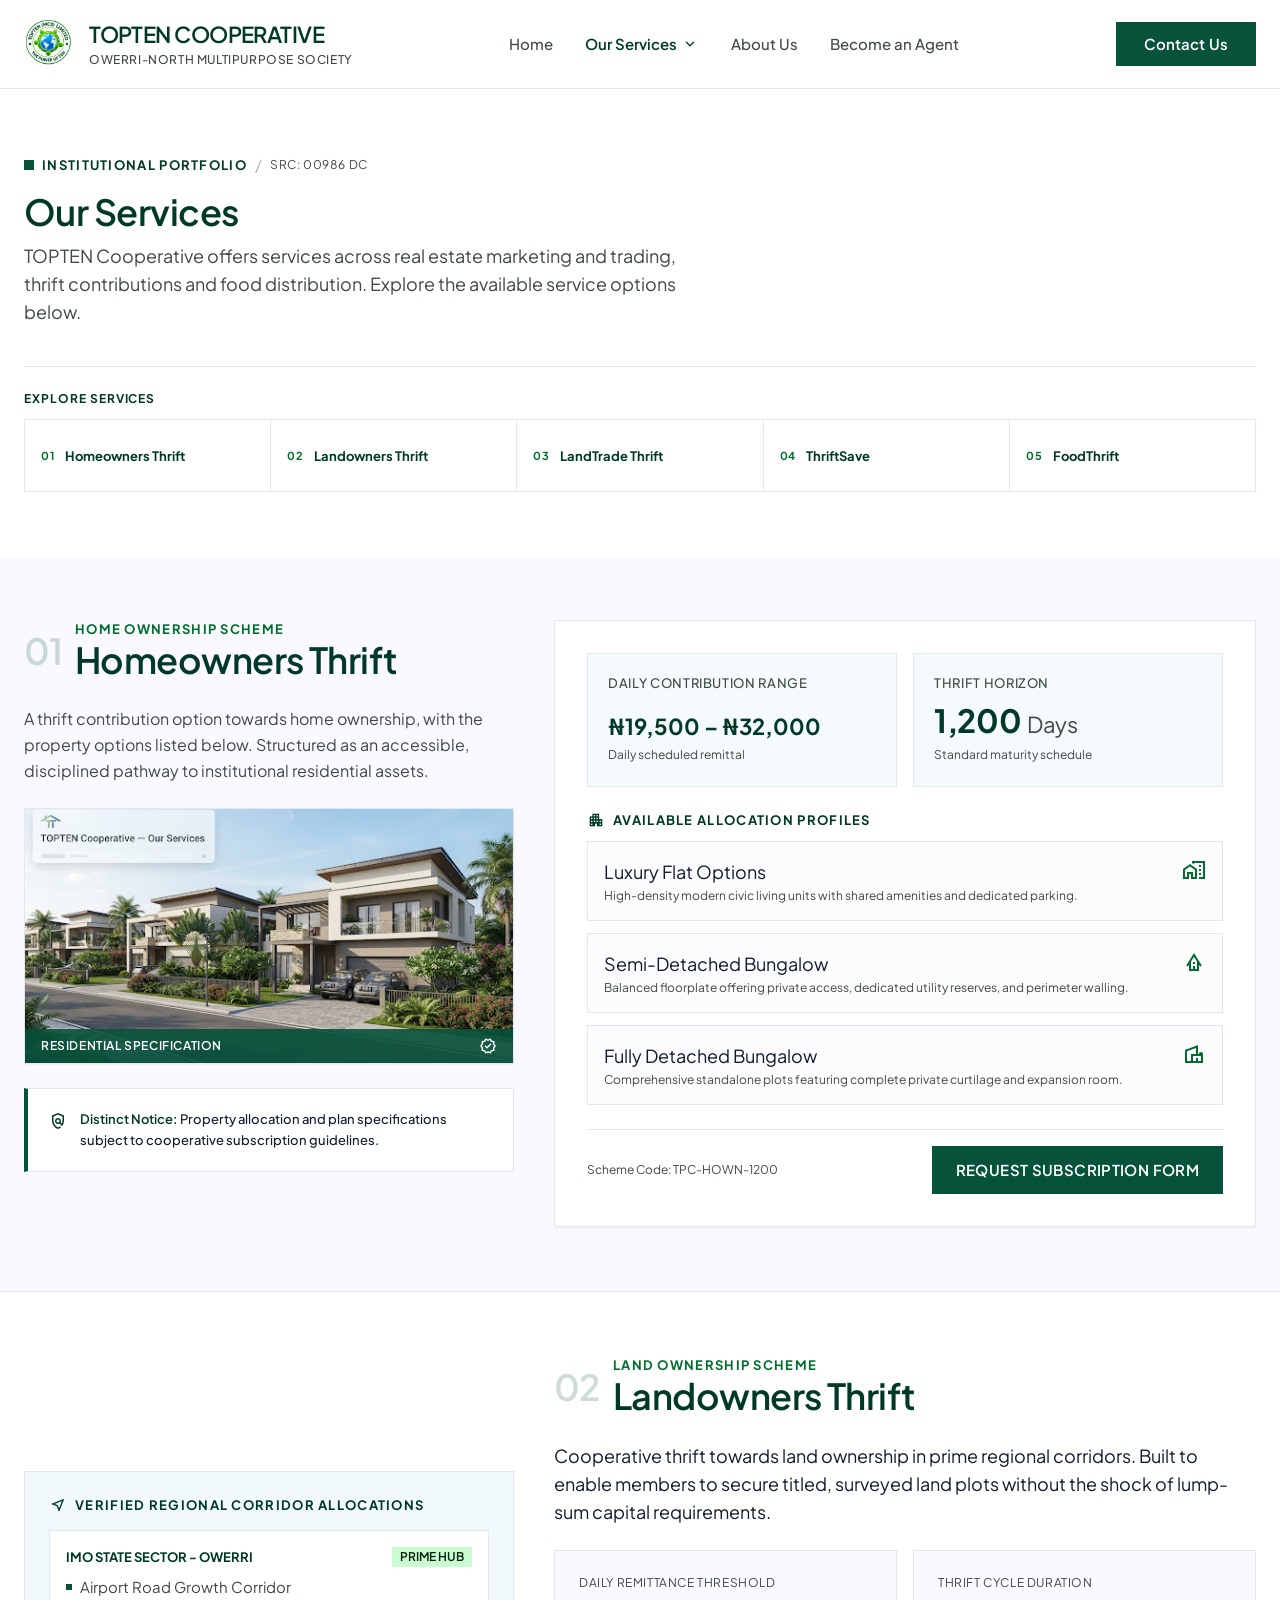
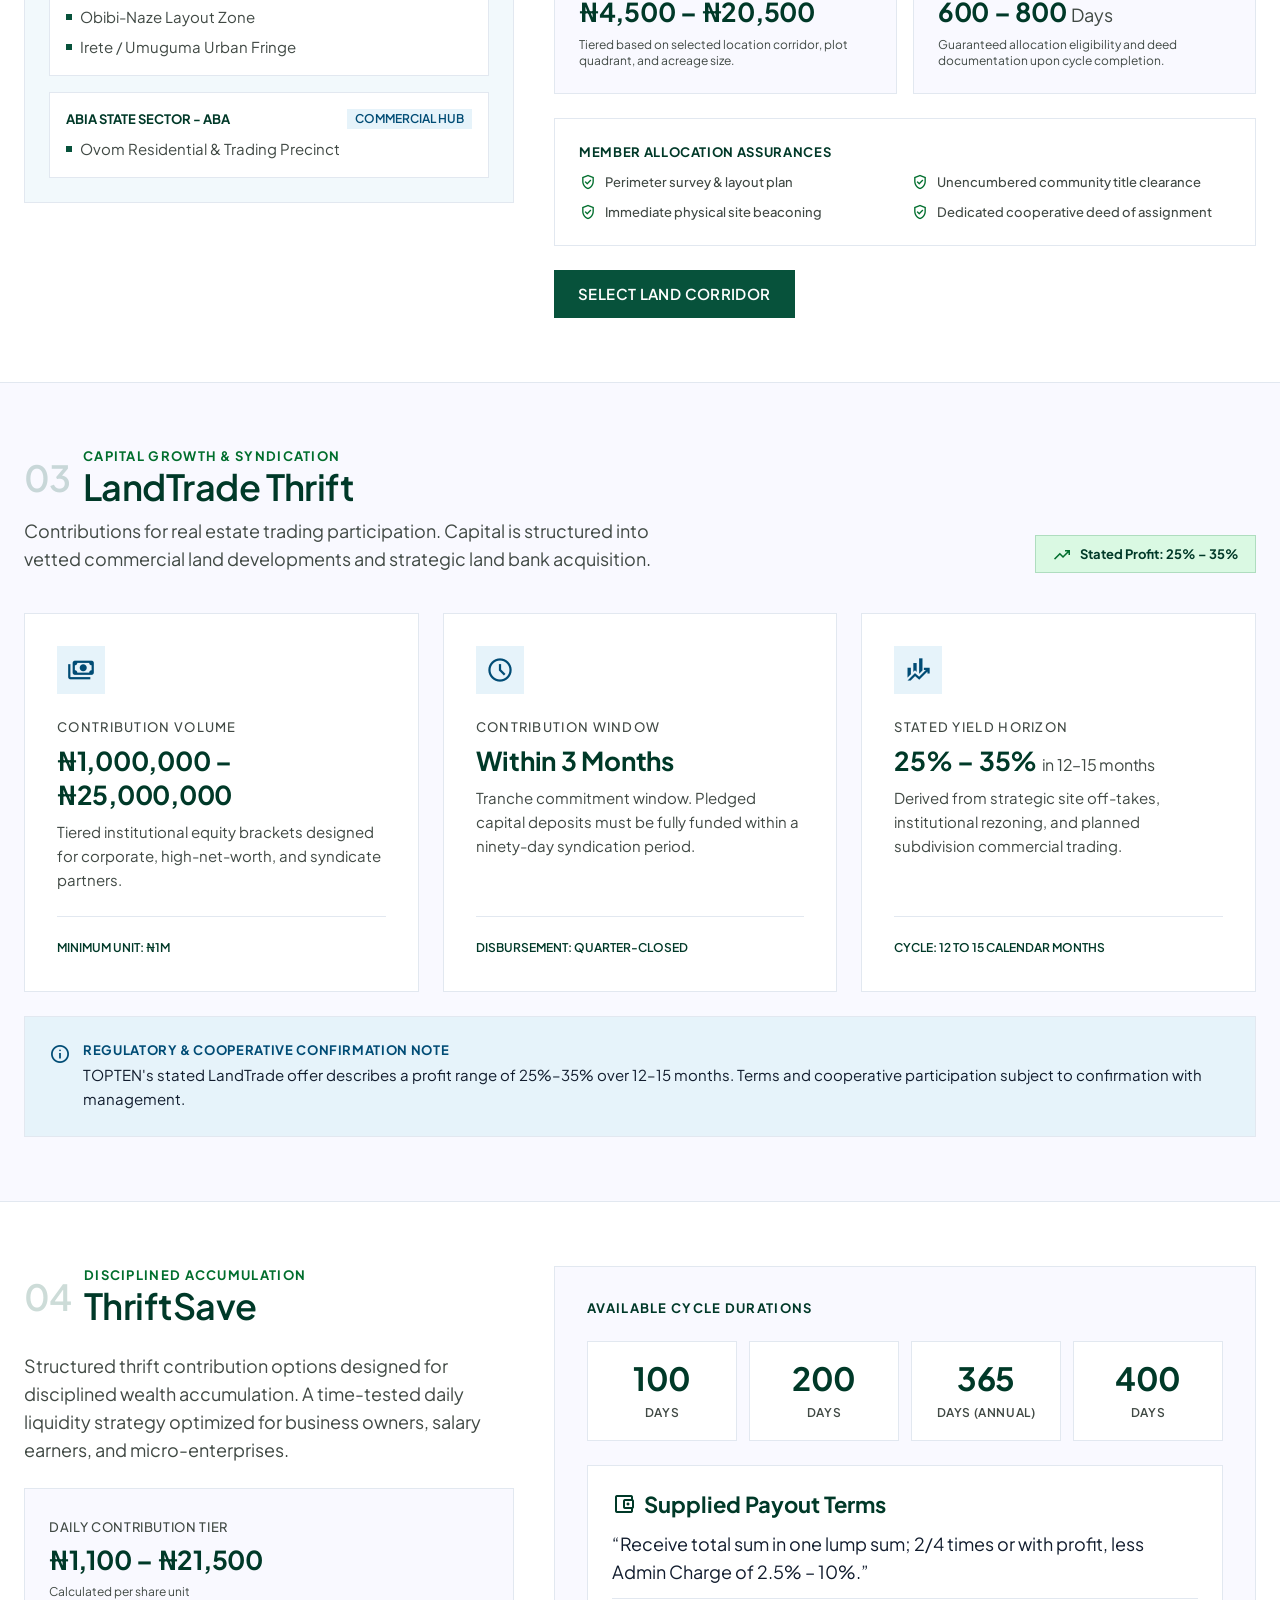
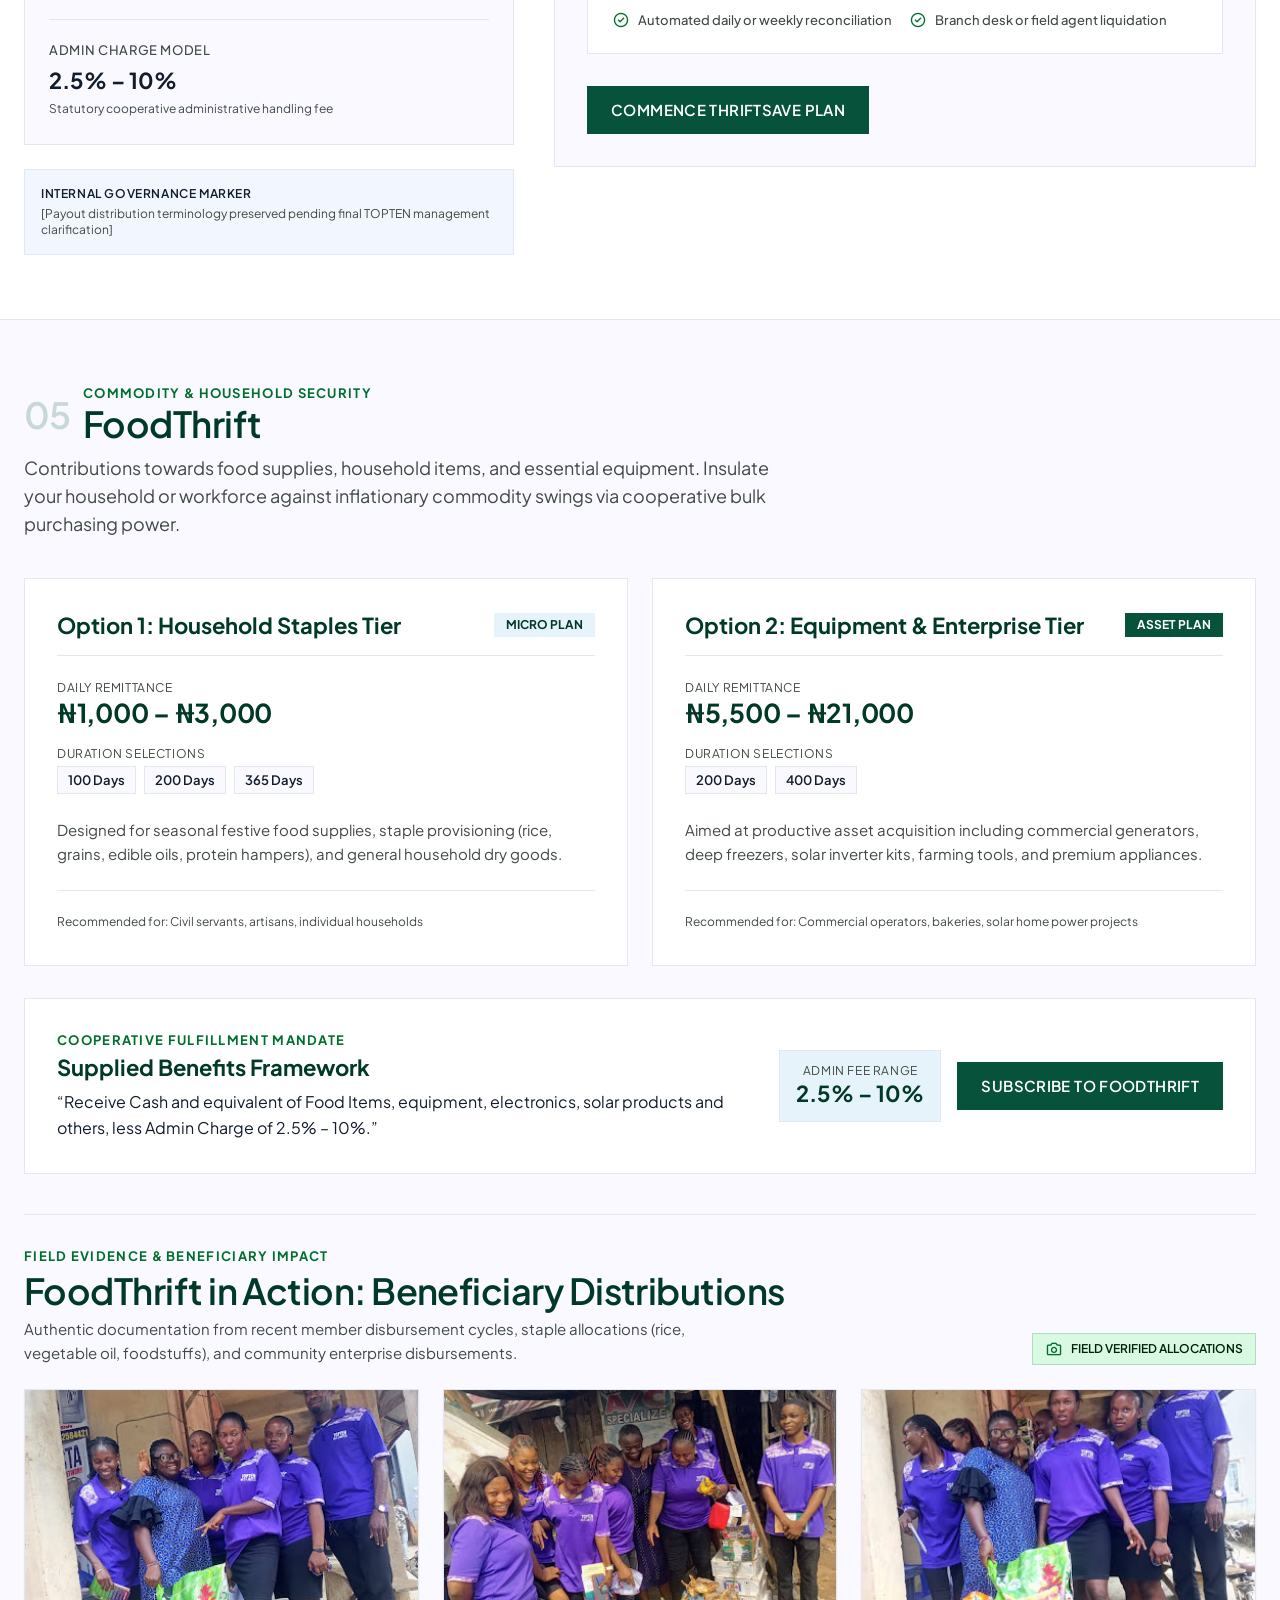
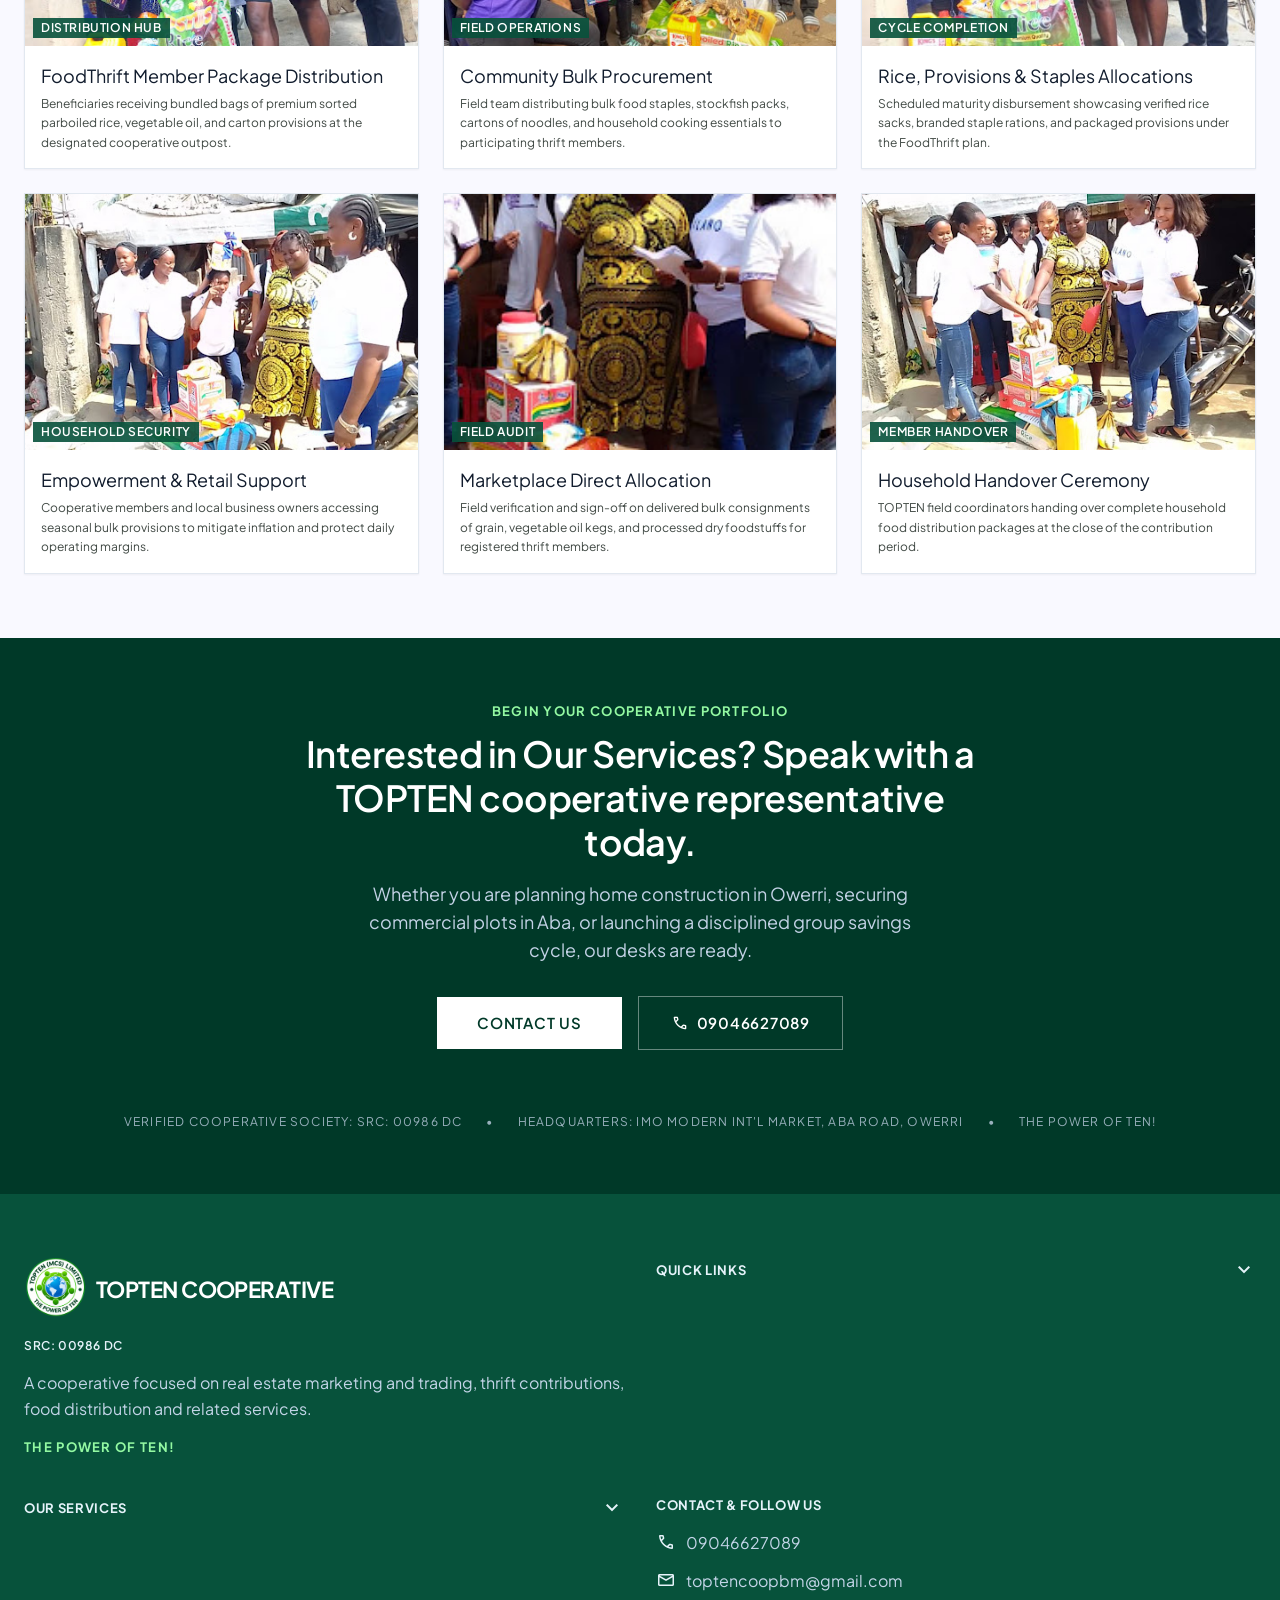
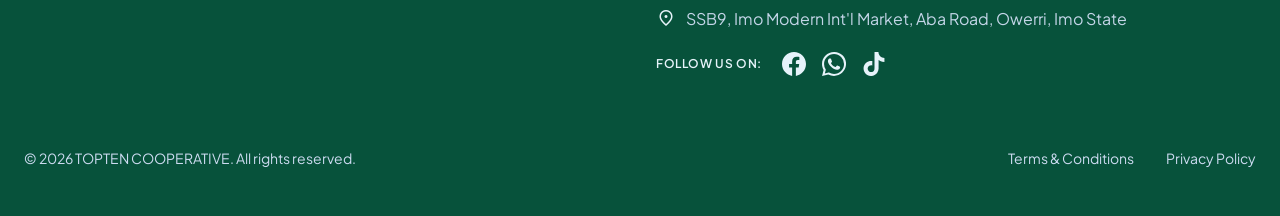
<file: services/index.html>
<!DOCTYPE html>
<html lang="en">

<head>
  <!-- Document encoding and viewport -->
  <meta charset="utf-8">
  <meta content="width=device-width, initial-scale=1.0" name="viewport">
  <!-- Page identity and search metadata -->
  <title>
    Our Services | TOPTEN COOPERATIVE
  </title>
  <meta
    content="Explore TOPTEN Cooperative services: Homeowners Thrift, Landowners Thrift, LandTrade Thrift, ThriftSave and FoodThrift contribution and distribution options."
    name="description">
  <link href="https://www.toptencoop.com.ng/services/" rel="canonical">
  <!-- Open Graph metadata for social sharing -->
  <meta content="Our Services | TOPTEN COOPERATIVE" property="og:title">
  <meta
    content="Explore TOPTEN's Homeowners Thrift, Landowners Thrift, LandTrade Thrift, ThriftSave and FoodThrift services."
    property="og:description">
  <meta content="https://www.toptencoop.com.ng/images/banners/home-hero-1.jpg" property="og:image">
  <meta content="https://www.toptencoop.com.ng/services/" property="og:url">
  <!-- Twitter Card metadata for social sharing -->
  <meta content="summary_large_image" name="twitter:card">
  <meta content="Our Services | TOPTEN COOPERATIVE" name="twitter:title">
  <meta
    content="Explore TOPTEN's Homeowners Thrift, Landowners Thrift, LandTrade Thrift, ThriftSave and FoodThrift services."
    name="twitter:description">
  <meta content="https://www.toptencoop.com.ng/images/banners/home-hero-1.jpg" name="twitter:image">
  <meta content="https://www.toptencoop.com.ng/services/" name="twitter:url">
  <!-- Favicons and touch icon -->
  <link href="../images/favicon/favicon.ico" rel="icon" sizes="48x48">
  <link href="../images/logo/favicon-32.png" rel="icon" sizes="32x32" type="image/png">
  <link href="../images/logo/favicon-192.png" rel="icon" sizes="192x192" type="image/png">
  <link href="../images/logo/apple-touch-icon.png" rel="apple-touch-icon">
  <!-- External and local stylesheets -->
  <!-- Fonts: Plus Jakarta Sans (text) and Material Symbols (icons) from Google Fonts. -->
  <link href="https://fonts.googleapis.com" rel="preconnect">
  <link crossorigin="" href="https://fonts.gstatic.com" rel="preconnect">
  <link href="https://fonts.googleapis.com/css2?family=Plus+Jakarta+Sans:wght@400;500;600;700&amp;display=swap"
    rel="stylesheet">
  <link
    href="https://fonts.googleapis.com/css2?family=Material+Symbols+Outlined:opsz,wght,FILL,GRAD@20..48,100..700,0..1,-50..200"
    rel="stylesheet">
  <!-- Browser normalization -->
  <link href="../styles/normalize.css" rel="stylesheet">
  <!-- Mobile-first base styles -->
  <link href="../styles/small.css" rel="stylesheet">
  <!-- Responsive and wider-screen styles -->
  <link href="../styles/large.css" rel="stylesheet">
</head>

<body>
  <header class="site-header">
    <div class="site-header__inner">
      <a class="brand" href="../">
        <img alt="" class="brand__logo" height="313" src="../images/logo/topten-logo.png" width="320">
        <span class="brand__text">
          <span class="brand__name">
            TOPTEN COOPERATIVE
          </span>
          <span class="brand__society">
            Owerri-North Multipurpose Society
          </span>
        </span>
      </a>
      <!-- Desktop navigation (1024px and up). Below that, only the hamburger is shown. -->
      <nav aria-label="Primary" class="primary-nav">
        <ul class="primary-nav__list">
          <li>
            <a class="primary-nav__link" href="../">
              Home
            </a>
          </li>
          <li class="nav-dropdown">
            <a aria-current="page" aria-haspopup="true" class="primary-nav__link nav-dropdown__trigger"
              href="../services/">
              Our Services
              <span aria-hidden="true" class="material-symbols-outlined nav-dropdown__chevron">
                expand_more
              </span>
            </a>
            <ul class="nav-dropdown__menu">
              <li>
                <a class="nav-dropdown__link" href="../services/#homeowners">
                  Homeowners Thrift
                </a>
              </li>
              <li>
                <a class="nav-dropdown__link" href="../services/#landowners">
                  Landowners Thrift
                </a>
              </li>
              <li>
                <a class="nav-dropdown__link" href="../services/#landtrade">
                  LandTrade Thrift
                </a>
              </li>
              <li>
                <a class="nav-dropdown__link" href="../services/#thriftsave">
                  ThriftSave
                </a>
              </li>
              <li>
                <a class="nav-dropdown__link" href="../services/#foodthrift">
                  FoodThrift
                </a>
              </li>
            </ul>
          </li>
          <li>
            <a class="primary-nav__link" href="../about-us/">
              About Us
            </a>
          </li>
          <li>
            <a class="primary-nav__link" href="../become-an-agent/">
              Become an Agent
            </a>
          </li>
        </ul>
      </nav>
      <div class="site-header__actions">
        <a class="header-cta" href="../contact-us/">
          Contact Us
        </a>
        <button aria-label="Navigation menu" class="menu-toggle" popovertarget="mobile-menu" type="button">
          <span aria-hidden="true" class="menu-toggle__bars">
            <span>
            </span>
            <span>
            </span>
            <span>
            </span>
          </span>
        </button>
      </div>
      <!-- Mobile and tablet menu: a native popover, so open/close, Escape and outside-click need no JavaScript. -->
      <div class="mobile-menu" id="mobile-menu" popover="">
        <nav aria-label="Mobile">
          <ul class="mobile-menu__list">
            <li>
              <a class="mobile-menu__link" href="../">
                Home
              </a>
            </li>
            <li>
              <details class="mobile-menu__group">
                <summary aria-current="page" class="mobile-menu__link mobile-menu__summary">
                  <span>
                    Our Services
                  </span>
                  <span aria-hidden="true" class="material-symbols-outlined mobile-menu__chevron">
                    expand_more
                  </span>
                </summary>
                <ul class="mobile-menu__submenu">
                  <li>
                    <a class="mobile-menu__sublink" href="../services/#homeowners">
                      Homeowners Thrift
                    </a>
                  </li>
                  <li>
                    <a class="mobile-menu__sublink" href="../services/#landowners">
                      Landowners Thrift
                    </a>
                  </li>
                  <li>
                    <a class="mobile-menu__sublink" href="../services/#landtrade">
                      LandTrade Thrift
                    </a>
                  </li>
                  <li>
                    <a class="mobile-menu__sublink" href="../services/#thriftsave">
                      ThriftSave
                    </a>
                  </li>
                  <li>
                    <a class="mobile-menu__sublink" href="../services/#foodthrift">
                      FoodThrift
                    </a>
                  </li>
                </ul>
              </details>
            </li>
            <li>
              <a class="mobile-menu__link" href="../about-us/">
                About Us
              </a>
            </li>
            <li>
              <a class="mobile-menu__link" href="../become-an-agent/">
                Become an Agent
              </a>
            </li>
          </ul>
          <a class="mobile-menu__cta" href="../contact-us/">
            Contact Us
          </a>
        </nav>
      </div>
    </div>
  </header>
  <main class="site-main bg-surface" id="main-content">
    <div class="flex flex-col w-full">
      <!-- Service index with links to each service section. -->
      <section class="bg-surface-white py-space-xl px-gutter-mobile md:px-gutter">
        <div class="max-w-[1280px] mx-auto">
          <div class="pb-space-lg border-b border-border-subtle">
            <div class="flex items-center gap-2 mb-3">
              <span class="w-2.5 h-2.5 bg-primary-container">
              </span>
              <span class="font-caption-label text-caption-label uppercase tracking-widest text-primary font-bold">
                Institutional Portfolio
              </span>
              <span class="text-on-surface-variant/40">
                /
              </span>
              <span class="font-legal-micro text-legal-micro text-on-surface-variant tracking-wider uppercase">
                SRC: 00986 Dc
              </span>
            </div>
            <h1 class="font-headline-section text-headline-section text-primary">
              Our Services
            </h1>
            <p class="font-body-large text-body-large text-on-surface-variant mt-space-xs max-w-2xl">
              TOPTEN Cooperative offers services across real estate marketing and trading, thrift contributions and food
              distribution. Explore the available service options below.
            </p>
          </div>
          <nav aria-label="Jump to a service" class="service-index">
            <p class="service-index__label">
              Explore services
            </p>
            <ul class="service-index__list">
              <li>
                <a class="service-index__link" href="../services/#homeowners">
                  <span aria-hidden="true" class="service-index__number">
                    01
                  </span>
                  <span>
                    Homeowners Thrift
                  </span>
                </a>
              </li>
              <li>
                <a class="service-index__link" href="../services/#landowners">
                  <span aria-hidden="true" class="service-index__number">
                    02
                  </span>
                  <span>
                    Landowners Thrift
                  </span>
                </a>
              </li>
              <li>
                <a class="service-index__link" href="../services/#landtrade">
                  <span aria-hidden="true" class="service-index__number">
                    03
                  </span>
                  <span>
                    LandTrade Thrift
                  </span>
                </a>
              </li>
              <li>
                <a class="service-index__link" href="../services/#thriftsave">
                  <span aria-hidden="true" class="service-index__number">
                    04
                  </span>
                  <span>
                    ThriftSave
                  </span>
                </a>
              </li>
              <li>
                <a class="service-index__link" href="../services/#foodthrift">
                  <span aria-hidden="true" class="service-index__number">
                    05
                  </span>
                  <span>
                    FoodThrift
                  </span>
                </a>
              </li>
            </ul>
          </nav>
        </div>
      </section>
      <!-- Homeowners Thrift eligibility, savings terms and options. -->
      <section class="scroll-mt-24 bg-surface py-space-xl px-gutter-mobile md:px-gutter" id="homeowners">
        <div class="max-w-[1280px] mx-auto">
          <div class="grid grid-cols-1 lg:grid-cols-12 gap-space-lg items-start">
            <div class="lg:col-span-5 flex flex-col space-y-6">
              <div class="flex items-center gap-3">
                <span class="font-display-hero text-headline-section text-primary-container/20 select-none">
                  01
                </span>
                <div>
                  <span
                    class="font-caption-label text-caption-label uppercase tracking-widest text-secondary font-bold block">
                    Home Ownership Scheme
                  </span>
                  <h2 class="font-headline-section text-headline-section text-primary">
                    Homeowners Thrift
                  </h2>
                </div>
              </div>
              <p class="font-body-default text-body-default text-on-surface-variant leading-relaxed">
                A thrift contribution option towards home ownership, with the property options listed below. Structured
                as an accessible, disciplined pathway to institutional residential assets.
              </p>
              <div class="relative w-full h-64 overflow-hidden border border-border-subtle shadow-sm bg-surface-white">
                <img alt="Residential Specification verified" class="w-full h-full object-cover" loading="lazy"
                  src="../images/services/homeowners-estate.jpg">
                <div
                  class="absolute bottom-0 left-0 right-0 bg-primary-container/90 px-4 py-2 flex items-center justify-between text-on-primary">
                  <span class="font-legal-micro text-legal-micro uppercase tracking-wider font-semibold">
                    Residential Specification
                  </span>
                  <span class="material-symbols-outlined text-[18px]">
                    verified
                  </span>
                </div>
              </div>
              <div class="p-5 bg-surface-white border-l-4 border-l-primary-container border border-border-subtle">
                <div class="flex items-start gap-3">
                  <span class="material-symbols-outlined text-primary text-[20px] shrink-0 mt-0.5">
                    policy
                  </span>
                  <p class="font-caption-label text-caption-label text-on-surface leading-relaxed">
                    <strong class="font-semibold text-primary">
                      Distinct Notice:
                    </strong>
                    Property allocation and plan specifications subject to cooperative subscription guidelines.
                  </p>
                </div>
              </div>
            </div>
            <div
              class="lg:col-span-7 bg-surface-white border border-border-subtle p-6 md:p-8 flex flex-col space-y-6 shadow-sm">
              <div class="grid grid-cols-1 sm:grid-cols-2 gap-4">
                <div class="p-5 bg-light-blue-surface/40 border border-border-subtle flex flex-col justify-between">
                  <span
                    class="font-caption-label text-caption-label uppercase tracking-wider text-on-surface-variant font-medium">
                    Daily Contribution Range
                  </span>
                  <div class="mt-2">
                    <span class="font-title-card text-title-card font-bold text-primary block">
                      ₦19,500 – ₦32,000
                    </span>
                    <span class="font-legal-micro text-legal-micro text-on-surface-variant">
                      Daily scheduled remittal
                    </span>
                  </div>
                </div>
                <div class="p-5 bg-light-blue-surface/40 border border-border-subtle flex flex-col justify-between">
                  <span
                    class="font-caption-label text-caption-label uppercase tracking-wider text-on-surface-variant font-medium">
                    Thrift Horizon
                  </span>
                  <div class="mt-2">
                    <span class="font-display-hero-mobile text-display-hero-mobile font-bold text-primary block">
                      1,200
                      <span class="font-title-card text-title-card font-normal text-on-surface-variant">
                        Days
                      </span>
                    </span>
                    <span class="font-legal-micro text-legal-micro text-on-surface-variant">
                      Standard maturity schedule
                    </span>
                  </div>
                </div>
              </div>
              <div>
                <h3
                  class="font-caption-label text-caption-label uppercase tracking-widest text-primary font-bold mb-3 flex items-center gap-2">
                  <span class="material-symbols-outlined text-[18px]">
                    apartment
                  </span>
                  Available Allocation Profiles
                </h3>
                <div class="space-y-3">
                  <div class="p-4 border border-border-subtle flex items-start justify-between bg-surface/50">
                    <div>
                      <h4 class="font-title-card text-body-large text-on-surface">
                        Luxury Flat Options
                      </h4>
                      <p class="font-legal-micro text-legal-micro text-on-surface-variant mt-0.5">
                        High-density modern civic living units with shared amenities and dedicated parking.
                      </p>
                    </div>
                    <span class="material-symbols-outlined text-secondary text-[24px]">
                      home_work
                    </span>
                  </div>
                  <div class="p-4 border border-border-subtle flex items-start justify-between bg-surface/50">
                    <div>
                      <h4 class="font-title-card text-body-large text-on-surface">
                        Semi-Detached Bungalow
                      </h4>
                      <p class="font-legal-micro text-legal-micro text-on-surface-variant mt-0.5">
                        Balanced floorplate offering private access, dedicated utility reserves, and perimeter walling.
                      </p>
                    </div>
                    <span class="material-symbols-outlined text-secondary text-[24px]">
                      bungalow
                    </span>
                  </div>
                  <div class="p-4 border border-border-subtle flex items-start justify-between bg-surface/50">
                    <div>
                      <h4 class="font-title-card text-body-large text-on-surface">
                        Fully Detached Bungalow
                      </h4>
                      <p class="font-legal-micro text-legal-micro text-on-surface-variant mt-0.5">
                        Comprehensive standalone plots featuring complete private curtilage and expansion room.
                      </p>
                    </div>
                    <span class="material-symbols-outlined text-secondary text-[24px]">
                      villa
                    </span>
                  </div>
                </div>
              </div>
              <div
                class="pt-4 border-t border-border-subtle flex flex-col sm:flex-row items-center justify-between gap-4">
                <span class="font-legal-micro text-legal-micro text-on-surface-variant">
                  Scheme Code: TPC-HOWN-1200
                </span>
                <a class="w-full sm:w-auto inline-flex items-center justify-center px-6 py-3.5 min-h-[48px] bg-primary-container text-on-primary font-button-label text-button-label tracking-wide uppercase hover:bg-primary transition-colors"
                  href="../contact-us/">
                  Request Subscription Form
                </a>
              </div>
            </div>
          </div>
        </div>
      </section>
      <!-- Landowners Thrift locations, terms and allocation information. -->
      <section
        class="scroll-mt-24 bg-surface-white py-space-xl px-gutter-mobile md:px-gutter border-t border-border-subtle"
        id="landowners">
        <div class="max-w-[1280px] mx-auto">
          <div class="grid grid-cols-1 lg:grid-cols-12 gap-space-lg items-start lg:items-center">
            <div class="lg:col-span-5 order-2 lg:order-1 flex flex-col space-y-6">
              <div class="p-6 bg-light-blue-surface/50 border border-border-subtle">
                <h3
                  class="font-caption-label text-caption-label uppercase tracking-widest text-primary font-bold mb-4 flex items-center gap-2">
                  <span class="material-symbols-outlined text-[18px]">
                    near_me
                  </span>
                  Verified Regional Corridor Allocations
                </h3>
                <div class="space-y-4">
                  <div class="bg-surface-white p-4 border border-border-subtle">
                    <div class="flex items-center justify-between mb-2">
                      <span class="font-caption-label text-caption-label font-bold text-primary uppercase">
                        Imo State Sector - Owerri
                      </span>
                      <span
                        class="px-2 py-0.5 bg-secondary-fixed/50 text-on-secondary-fixed font-legal-micro text-legal-micro font-semibold uppercase">
                        Prime Hub
                      </span>
                    </div>
                    <ul class="space-y-1.5 font-body-default text-body-mobile text-on-surface-variant">
                      <li class="flex items-center gap-2">
                        <span class="w-1.5 h-1.5 bg-primary-container">
                        </span>
                        <span>
                          Airport Road Growth Corridor
                        </span>
                      </li>
                      <li class="flex items-center gap-2">
                        <span class="w-1.5 h-1.5 bg-primary-container">
                        </span>
                        <span>
                          Obibi-Naze Layout Zone
                        </span>
                      </li>
                      <li class="flex items-center gap-2">
                        <span class="w-1.5 h-1.5 bg-primary-container">
                        </span>
                        <span>
                          Irete / Umuguma Urban Fringe
                        </span>
                      </li>
                    </ul>
                  </div>
                  <div class="bg-surface-white p-4 border border-border-subtle">
                    <div class="flex items-center justify-between mb-2">
                      <span class="font-caption-label text-caption-label font-bold text-primary uppercase">
                        Abia State Sector - Aba
                      </span>
                      <span
                        class="px-2 py-0.5 bg-light-blue-surface text-tertiary-container font-legal-micro text-legal-micro font-semibold uppercase">
                        Commercial Hub
                      </span>
                    </div>
                    <ul class="space-y-1.5 font-body-default text-body-mobile text-on-surface-variant">
                      <li class="flex items-center gap-2">
                        <span class="w-1.5 h-1.5 bg-primary-container">
                        </span>
                        <span>
                          Ovom Residential &amp; Trading Precinct
                        </span>
                      </li>
                    </ul>
                  </div>
                </div>
              </div>
            </div>
            <div class="lg:col-span-7 order-1 lg:order-2 flex flex-col space-y-6">
              <div class="flex items-center gap-3">
                <span class="font-display-hero text-headline-section text-primary-container/20 select-none">
                  02
                </span>
                <div>
                  <span
                    class="font-caption-label text-caption-label uppercase tracking-widest text-secondary font-bold block">
                    Land Ownership Scheme
                  </span>
                  <h2 class="font-headline-section text-headline-section text-primary">
                    Landowners Thrift
                  </h2>
                </div>
              </div>
              <p class="font-body-large text-body-large text-on-surface">
                Cooperative thrift towards land ownership in prime regional corridors. Built to enable members to secure
                titled, surveyed land plots without the shock of lump-sum capital requirements.
              </p>
              <div class="grid grid-cols-1 sm:grid-cols-2 gap-4">
                <div class="p-6 bg-surface border border-border-subtle">
                  <span
                    class="font-legal-micro text-legal-micro text-on-surface-variant uppercase tracking-wider block mb-1">
                    Daily Remittance Threshold
                  </span>
                  <span class="font-title-card text-headline-section-mobile font-bold text-primary block">
                    ₦4,500 – ₦20,500
                  </span>
                  <p class="font-legal-micro text-legal-micro text-on-surface-variant mt-2">
                    Tiered based on selected location corridor, plot quadrant, and acreage size.
                  </p>
                </div>
                <div class="p-6 bg-surface border border-border-subtle">
                  <span
                    class="font-legal-micro text-legal-micro text-on-surface-variant uppercase tracking-wider block mb-1">
                    Thrift Cycle Duration
                  </span>
                  <span class="font-title-card text-headline-section-mobile font-bold text-primary block">
                    600 – 800
                    <span class="font-body-large text-body-large font-normal text-on-surface-variant">
                      Days
                    </span>
                  </span>
                  <p class="font-legal-micro text-legal-micro text-on-surface-variant mt-2">
                    Guaranteed allocation eligibility and deed documentation upon cycle completion.
                  </p>
                </div>
              </div>
              <div class="p-6 bg-surface-white border border-border-subtle space-y-3">
                <h4 class="font-caption-label text-caption-label uppercase tracking-wider font-bold text-primary">
                  Member Allocation Assurances
                </h4>
                <div
                  class="grid grid-cols-1 md:grid-cols-2 gap-3 font-caption-label text-caption-label text-on-surface-variant">
                  <div class="flex items-center gap-2">
                    <span class="material-symbols-outlined text-secondary text-[18px]">
                      verified_user
                    </span>
                    <span>
                      Perimeter survey &amp; layout plan
                    </span>
                  </div>
                  <div class="flex items-center gap-2">
                    <span class="material-symbols-outlined text-secondary text-[18px]">
                      verified_user
                    </span>
                    <span>
                      Unencumbered community title clearance
                    </span>
                  </div>
                  <div class="flex items-center gap-2">
                    <span class="material-symbols-outlined text-secondary text-[18px]">
                      verified_user
                    </span>
                    <span>
                      Immediate physical site beaconing
                    </span>
                  </div>
                  <div class="flex items-center gap-2">
                    <span class="material-symbols-outlined text-secondary text-[18px]">
                      verified_user
                    </span>
                    <span>
                      Dedicated cooperative deed of assignment
                    </span>
                  </div>
                </div>
              </div>
              <div>
                <a class="w-full sm:w-auto inline-flex items-center justify-center px-6 py-3.5 min-h-[48px] bg-primary-container text-on-primary font-button-label text-button-label tracking-wide uppercase hover:bg-primary transition-colors"
                  href="../contact-us/">
                  Select Land Corridor
                </a>
              </div>
            </div>
          </div>
        </div>
      </section>
      <!-- LandTrade savings parameters and limitations. -->
      <section class="scroll-mt-24 bg-surface py-space-xl px-gutter-mobile md:px-gutter border-t border-border-subtle"
        id="landtrade">
        <div class="max-w-[1280px] mx-auto">
          <div class="flex flex-col md:flex-row md:items-end justify-between gap-4 mb-space-lg">
            <div>
              <div class="flex items-center gap-3">
                <span class="font-display-hero text-headline-section text-primary-container/20 select-none">
                  03
                </span>
                <div>
                  <span
                    class="font-caption-label text-caption-label uppercase tracking-widest text-secondary font-bold block">
                    Capital Growth &amp; Syndication
                  </span>
                  <h2 class="font-headline-section text-headline-section text-primary">
                    LandTrade Thrift
                  </h2>
                </div>
              </div>
              <p class="font-body-large text-body-large text-on-surface-variant mt-2 max-w-2xl">
                Contributions for real estate trading participation. Capital is structured into vetted commercial land
                developments and strategic land bank acquisition.
              </p>
            </div>
            <div class="px-4 py-2 bg-secondary-fixed/30 border border-secondary/20 flex items-center gap-2">
              <span class="material-symbols-outlined text-secondary text-[20px]">
                trending_up
              </span>
              <span class="font-caption-label text-caption-label font-bold text-primary">
                Stated Profit: 25% – 35%
              </span>
            </div>
          </div>
          <div class="grid grid-cols-1 lg:grid-cols-3 gap-6">
            <div class="p-8 bg-surface-white border border-border-subtle flex flex-col justify-between">
              <div>
                <div
                  class="w-12 h-12 bg-light-blue-surface flex items-center justify-center text-tertiary-container mb-6">
                  <span class="material-symbols-outlined text-[28px]">
                    payments
                  </span>
                </div>
                <span
                  class="font-caption-label text-caption-label uppercase tracking-widest text-on-surface-variant block mb-2">
                  Contribution Volume
                </span>
                <div class="font-headline-section-mobile text-headline-section-mobile font-bold text-primary mb-2">
                  ₦1,000,000 – ₦25,000,000
                </div>
                <p class="font-body-default text-body-mobile text-on-surface-variant">
                  Tiered institutional equity brackets designed for corporate, high-net-worth, and syndicate partners.
                </p>
              </div>
              <div class="mt-6 pt-4 border-t border-border-subtle">
                <span class="font-legal-micro text-legal-micro uppercase font-semibold text-primary">
                  Minimum Unit: ₦1M
                </span>
              </div>
            </div>
            <div class="p-8 bg-surface-white border border-border-subtle flex flex-col justify-between">
              <div>
                <div
                  class="w-12 h-12 bg-light-blue-surface flex items-center justify-center text-tertiary-container mb-6">
                  <span class="material-symbols-outlined text-[28px]">
                    schedule
                  </span>
                </div>
                <span
                  class="font-caption-label text-caption-label uppercase tracking-widest text-on-surface-variant block mb-2">
                  Contribution Window
                </span>
                <div class="font-headline-section-mobile text-headline-section-mobile font-bold text-primary mb-2">
                  Within 3 Months
                </div>
                <p class="font-body-default text-body-mobile text-on-surface-variant">
                  Tranche commitment window. Pledged capital deposits must be fully funded within a ninety-day
                  syndication period.
                </p>
              </div>
              <div class="mt-6 pt-4 border-t border-border-subtle">
                <span class="font-legal-micro text-legal-micro uppercase font-semibold text-primary">
                  Disbursement: Quarter-closed
                </span>
              </div>
            </div>
            <div class="p-8 bg-surface-white border border-border-subtle flex flex-col justify-between">
              <div>
                <div
                  class="w-12 h-12 bg-light-blue-surface flex items-center justify-center text-tertiary-container mb-6">
                  <span class="material-symbols-outlined text-[28px]">
                    finance_mode
                  </span>
                </div>
                <span
                  class="font-caption-label text-caption-label uppercase tracking-widest text-on-surface-variant block mb-2">
                  Stated Yield Horizon
                </span>
                <div class="font-headline-section-mobile text-headline-section-mobile font-bold text-primary mb-2">
                  25% – 35%
                  <span class="font-body-default text-body-default font-normal text-on-surface-variant">
                    in 12–15 months
                  </span>
                </div>
                <p class="font-body-default text-body-mobile text-on-surface-variant">
                  Derived from strategic site off-takes, institutional rezoning, and planned subdivision commercial
                  trading.
                </p>
              </div>
              <div class="mt-6 pt-4 border-t border-border-subtle">
                <span class="font-legal-micro text-legal-micro uppercase font-semibold text-primary">
                  Cycle: 12 to 15 Calendar Months
                </span>
              </div>
            </div>
          </div>
          <div class="mt-6 p-6 bg-light-blue-surface border border-border-subtle">
            <div class="flex items-start gap-3">
              <span class="material-symbols-outlined text-tertiary-container text-[22px] shrink-0 mt-0.5">
                info
              </span>
              <div class="space-y-1">
                <h4
                  class="font-caption-label text-caption-label uppercase tracking-wider font-bold text-tertiary-container">
                  Regulatory &amp; Cooperative Confirmation Note
                </h4>
                <p class="font-body-default text-body-mobile text-on-surface leading-relaxed">
                  TOPTEN's stated LandTrade offer describes a profit range of 25%–35% over 12–15 months. Terms and
                  cooperative participation subject to confirmation with management.
                </p>
              </div>
            </div>
          </div>
        </div>
      </section>
      <!-- ThriftSave cycle, terms and payout details. -->
      <section
        class="scroll-mt-24 bg-surface-white py-space-xl px-gutter-mobile md:px-gutter border-t border-border-subtle"
        id="thriftsave">
        <div class="max-w-[1280px] mx-auto">
          <div class="grid grid-cols-1 lg:grid-cols-12 gap-space-lg items-start">
            <div class="lg:col-span-5 flex flex-col space-y-6">
              <div class="flex items-center gap-3">
                <span class="font-display-hero text-headline-section text-primary-container/20 select-none">
                  04
                </span>
                <div>
                  <span
                    class="font-caption-label text-caption-label uppercase tracking-widest text-secondary font-bold block">
                    Disciplined Accumulation
                  </span>
                  <h2 class="font-headline-section text-headline-section text-primary">
                    ThriftSave
                  </h2>
                </div>
              </div>
              <p class="font-body-large text-body-large text-on-surface-variant">
                Structured thrift contribution options designed for disciplined wealth accumulation. A time-tested daily
                liquidity strategy optimized for business owners, salary earners, and micro-enterprises.
              </p>
              <div class="p-6 bg-surface border border-border-subtle space-y-4">
                <div class="border-b border-border-subtle pb-4">
                  <span
                    class="font-caption-label text-caption-label uppercase tracking-wider text-on-surface-variant font-medium">
                    Daily Contribution Tier
                  </span>
                  <span class="font-title-card text-headline-section-mobile font-bold text-primary block mt-1">
                    ₦1,100 – ₦21,500
                  </span>
                  <span class="font-legal-micro text-legal-micro text-on-surface-variant">
                    Calculated per share unit
                  </span>
                </div>
                <div>
                  <span
                    class="font-caption-label text-caption-label uppercase tracking-wider text-on-surface-variant font-medium">
                    Admin Charge Model
                  </span>
                  <span class="font-title-card text-title-card font-bold text-on-surface block mt-1">
                    2.5% – 10%
                  </span>
                  <span class="font-legal-micro text-legal-micro text-on-surface-variant">
                    Statutory cooperative administrative handling fee
                  </span>
                </div>
              </div>
              <div
                class="p-4 bg-surface-container-high/40 border border-border-subtle text-on-surface-variant font-legal-micro text-legal-micro">
                <span class="font-semibold block text-on-surface mb-1 uppercase tracking-wider">
                  Internal Governance Marker
                </span>
                [Payout distribution terminology preserved pending final TOPTEN management clarification]
              </div>
            </div>
            <div class="lg:col-span-7 bg-surface border border-border-subtle p-6 md:p-8 flex flex-col space-y-6">
              <h3 class="font-caption-label text-caption-label uppercase tracking-widest text-primary font-bold">
                Available Cycle Durations
              </h3>
              <div class="grid grid-cols-2 sm:grid-cols-4 gap-3">
                <div class="p-4 bg-surface-white border border-border-subtle text-center">
                  <span class="font-display-hero-mobile text-display-hero-mobile font-bold text-primary block">
                    100
                  </span>
                  <span
                    class="font-legal-micro text-legal-micro uppercase tracking-wider text-on-surface-variant font-semibold">
                    Days
                  </span>
                </div>
                <div class="p-4 bg-surface-white border border-border-subtle text-center">
                  <span class="font-display-hero-mobile text-display-hero-mobile font-bold text-primary block">
                    200
                  </span>
                  <span
                    class="font-legal-micro text-legal-micro uppercase tracking-wider text-on-surface-variant font-semibold">
                    Days
                  </span>
                </div>
                <div class="p-4 bg-surface-white border border-border-subtle text-center">
                  <span class="font-display-hero-mobile text-display-hero-mobile font-bold text-primary block">
                    365
                  </span>
                  <span
                    class="font-legal-micro text-legal-micro uppercase tracking-wider text-on-surface-variant font-semibold">
                    Days (Annual)
                  </span>
                </div>
                <div class="p-4 bg-surface-white border border-border-subtle text-center">
                  <span class="font-display-hero-mobile text-display-hero-mobile font-bold text-primary block">
                    400
                  </span>
                  <span
                    class="font-legal-micro text-legal-micro uppercase tracking-wider text-on-surface-variant font-semibold">
                    Days
                  </span>
                </div>
              </div>
              <div class="p-6 bg-surface-white border border-border-subtle space-y-3">
                <div class="flex items-center gap-2 text-primary font-title-card text-title-card font-bold">
                  <span class="material-symbols-outlined text-[24px]">
                    account_balance_wallet
                  </span>
                  <span>
                    Supplied Payout Terms
                  </span>
                </div>
                <p class="font-body-large text-body-large text-on-surface">
                  “Receive total sum in one lump sum; 2/4 times or with profit, less Admin Charge of 2.5% – 10%.”
                </p>
                <div
                  class="pt-3 border-t border-border-subtle grid grid-cols-1 sm:grid-cols-2 gap-2 font-caption-label text-caption-label text-on-surface-variant">
                  <div class="flex items-center gap-2">
                    <span class="material-symbols-outlined text-secondary text-[18px]">
                      check_circle
                    </span>
                    <span>
                      Automated daily or weekly reconciliation
                    </span>
                  </div>
                  <div class="flex items-center gap-2">
                    <span class="material-symbols-outlined text-secondary text-[18px]">
                      check_circle
                    </span>
                    <span>
                      Branch desk or field agent liquidation
                    </span>
                  </div>
                </div>
              </div>
              <div class="pt-2 flex justify-start">
                <a class="w-full sm:w-auto inline-flex items-center justify-center px-6 py-3.5 min-h-[48px] bg-primary-container text-on-primary font-button-label text-button-label tracking-wide uppercase hover:bg-primary transition-colors"
                  href="../contact-us/">
                  Commence ThriftSave Plan
                </a>
              </div>
            </div>
          </div>
        </div>
      </section>
      <!-- FoodThrift benefits, options and six-photo gallery. -->
      <section class="scroll-mt-24 bg-surface py-space-xl px-gutter-mobile md:px-gutter border-t border-border-subtle"
        id="foodthrift">
        <div class="max-w-[1280px] mx-auto">
          <div class="max-w-3xl mb-space-lg">
            <div class="flex items-center gap-3">
              <span class="font-display-hero text-headline-section text-primary-container/20 select-none">
                05
              </span>
              <div>
                <span
                  class="font-caption-label text-caption-label uppercase tracking-widest text-secondary font-bold block">
                  Commodity &amp; Household Security
                </span>
                <h2 class="font-headline-section text-headline-section text-primary">
                  FoodThrift
                </h2>
              </div>
            </div>
            <p class="font-body-large text-body-large text-on-surface-variant mt-2">
              Contributions towards food supplies, household items, and essential equipment. Insulate your household or
              workforce against inflationary commodity swings via cooperative bulk purchasing power.
            </p>
          </div>
          <div class="grid grid-cols-1 lg:grid-cols-2 gap-space-md mb-8">
            <div class="p-8 bg-surface-white border border-border-subtle flex flex-col justify-between">
              <div>
                <div class="flex items-center justify-between pb-4 border-b border-border-subtle mb-6">
                  <span class="font-title-card text-title-card font-bold text-primary">
                    Option 1: Household Staples Tier
                  </span>
                  <span
                    class="px-3 py-1 bg-light-blue-surface text-primary font-legal-micro text-legal-micro font-bold uppercase">
                    Micro Plan
                  </span>
                </div>
                <div class="space-y-4 mb-6">
                  <div>
                    <span
                      class="font-legal-micro text-legal-micro uppercase tracking-wider text-on-surface-variant block">
                      Daily Remittance
                    </span>
                    <span class="font-headline-section-mobile text-headline-section-mobile font-bold text-primary">
                      ₦1,000 – ₦3,000
                    </span>
                  </div>
                  <div>
                    <span
                      class="font-legal-micro text-legal-micro uppercase tracking-wider text-on-surface-variant block">
                      Duration Selections
                    </span>
                    <div class="flex items-center gap-2 mt-1">
                      <span
                        class="px-2.5 py-1 bg-surface font-caption-label text-caption-label font-semibold border border-border-subtle">
                        100 Days
                      </span>
                      <span
                        class="px-2.5 py-1 bg-surface font-caption-label text-caption-label font-semibold border border-border-subtle">
                        200 Days
                      </span>
                      <span
                        class="px-2.5 py-1 bg-surface font-caption-label text-caption-label font-semibold border border-border-subtle">
                        365 Days
                      </span>
                    </div>
                  </div>
                  <p class="font-body-default text-body-mobile text-on-surface-variant pt-2">
                    Designed for seasonal festive food supplies, staple provisioning (rice, grains, edible oils, protein
                    hampers), and general household dry goods.
                  </p>
                </div>
              </div>
              <div class="pt-4 border-t border-border-subtle">
                <span class="font-legal-micro text-legal-micro text-on-surface-variant">
                  Recommended for: Civil servants, artisans, individual households
                </span>
              </div>
            </div>
            <div class="p-8 bg-surface-white border border-border-subtle flex flex-col justify-between">
              <div>
                <div class="flex items-center justify-between pb-4 border-b border-border-subtle mb-6">
                  <span class="font-title-card text-title-card font-bold text-primary">
                    Option 2: Equipment &amp; Enterprise Tier
                  </span>
                  <span
                    class="px-3 py-1 bg-primary-container text-on-primary font-legal-micro text-legal-micro font-bold uppercase">
                    Asset Plan
                  </span>
                </div>
                <div class="space-y-4 mb-6">
                  <div>
                    <span
                      class="font-legal-micro text-legal-micro uppercase tracking-wider text-on-surface-variant block">
                      Daily Remittance
                    </span>
                    <span class="font-headline-section-mobile text-headline-section-mobile font-bold text-primary">
                      ₦5,500 – ₦21,000
                    </span>
                  </div>
                  <div>
                    <span
                      class="font-legal-micro text-legal-micro uppercase tracking-wider text-on-surface-variant block">
                      Duration Selections
                    </span>
                    <div class="flex items-center gap-2 mt-1">
                      <span
                        class="px-2.5 py-1 bg-surface font-caption-label text-caption-label font-semibold border border-border-subtle">
                        200 Days
                      </span>
                      <span
                        class="px-2.5 py-1 bg-surface font-caption-label text-caption-label font-semibold border border-border-subtle">
                        400 Days
                      </span>
                    </div>
                  </div>
                  <p class="font-body-default text-body-mobile text-on-surface-variant pt-2">
                    Aimed at productive asset acquisition including commercial generators, deep freezers, solar inverter
                    kits, farming tools, and premium appliances.
                  </p>
                </div>
              </div>
              <div class="pt-4 border-t border-border-subtle">
                <span class="font-legal-micro text-legal-micro text-on-surface-variant">
                  Recommended for: Commercial operators, bakeries, solar home power projects
                </span>
              </div>
            </div>
          </div>
          <div class="p-6 md:p-8 bg-surface-white border border-border-subtle">
            <div class="flex flex-col lg:flex-row lg:items-center justify-between gap-6">
              <div class="max-w-2xl">
                <span
                  class="font-caption-label text-caption-label uppercase tracking-widest text-secondary font-bold block mb-1">
                  Cooperative Fulfillment Mandate
                </span>
                <h4 class="font-title-card text-title-card font-bold text-primary mb-2">
                  Supplied Benefits Framework
                </h4>
                <p class="font-body-large text-body-default text-on-surface leading-relaxed">
                  “Receive Cash and equivalent of Food Items, equipment, electronics, solar products and others, less
                  Admin Charge of 2.5% – 10%.”
                </p>
              </div>
              <div class="flex flex-col sm:flex-row items-stretch sm:items-center gap-4 shrink-0">
                <div class="px-4 py-3 bg-light-blue-surface border border-border-subtle text-center">
                  <span
                    class="font-legal-micro text-legal-micro uppercase tracking-wider text-on-surface-variant block">
                    Admin Fee Range
                  </span>
                  <span class="font-title-card text-title-card font-bold text-primary">
                    2.5% – 10%
                  </span>
                </div>
                <a class="w-full sm:w-auto inline-flex items-center justify-center px-6 py-3.5 min-h-[48px] bg-primary-container text-on-primary font-button-label text-button-label tracking-wide uppercase hover:bg-primary transition-colors"
                  href="../contact-us/">
                  Subscribe to FoodThrift
                </a>
              </div>
            </div>
          </div>
          <div class="mt-10 pt-8 border-t border-border-subtle">
            <div class="flex flex-col md:flex-row md:items-end justify-between gap-4 mb-6">
              <div>
                <span
                  class="font-caption-label text-caption-label uppercase tracking-widest text-secondary font-bold block mb-1">
                  Field Evidence &amp; Beneficiary Impact
                </span>
                <h3
                  class="font-headline-section text-headline-section-mobile md:text-headline-section text-primary font-bold">
                  FoodThrift in Action: Beneficiary Distributions
                </h3>
                <p class="font-body-default text-body-mobile text-on-surface-variant mt-1 max-w-2xl">
                  Authentic documentation from recent member disbursement cycles, staple allocations (rice, vegetable
                  oil, foodstuffs), and community enterprise disbursements.
                </p>
              </div>
              <div
                class="flex items-center gap-2 px-3 py-1.5 bg-secondary-fixed/30 border border-secondary/20 text-on-secondary-fixed font-legal-micro text-legal-micro font-semibold uppercase">
                <span class="material-symbols-outlined text-[18px] text-secondary">
                  photo_camera
                </span>
                <span>
                  Field Verified Allocations
                </span>
              </div>
            </div>
            <div class="grid grid-cols-1 sm:grid-cols-2 lg:grid-cols-3 gap-6">
              <div class="bg-surface-white border border-border-subtle overflow-hidden flex flex-col shadow-sm">
                <div class="h-64 overflow-hidden relative bg-surface-container">
                  <img alt="FoodThrift Member Package Distribution" class="w-full h-full object-cover" loading="lazy"
                    src="../images/services/foodthrift-member-package-distribution.jpg">
                  <span
                    class="absolute bottom-2 left-2 bg-primary-container/90 text-on-primary font-legal-micro text-legal-micro px-2 py-0.5 uppercase tracking-wider font-semibold">
                    Distribution Hub
                  </span>
                </div>
                <div class="p-4 flex flex-col justify-between flex-1">
                  <h4 class="font-title-card text-body-large text-on-surface">
                    FoodThrift Member Package Distribution
                  </h4>
                  <p class="font-legal-micro text-legal-micro text-on-surface-variant mt-1 leading-relaxed">
                    Beneficiaries receiving bundled bags of premium sorted parboiled rice, vegetable oil, and carton
                    provisions at the designated cooperative outpost.
                  </p>
                </div>
              </div>
              <div class="bg-surface-white border border-border-subtle overflow-hidden flex flex-col shadow-sm">
                <div class="h-64 overflow-hidden relative bg-surface-container">
                  <img alt="Community Bulk Procurement" class="w-full h-full object-cover" loading="lazy"
                    src="../images/services/foodthrift-community-bulk-procurement.jpg">
                  <span
                    class="absolute bottom-2 left-2 bg-primary-container/90 text-on-primary font-legal-micro text-legal-micro px-2 py-0.5 uppercase tracking-wider font-semibold">
                    Field Operations
                  </span>
                </div>
                <div class="p-4 flex flex-col justify-between flex-1">
                  <h4 class="font-title-card text-body-large text-on-surface">
                    Community Bulk Procurement
                  </h4>
                  <p class="font-legal-micro text-legal-micro text-on-surface-variant mt-1 leading-relaxed">
                    Field team distributing bulk food staples, stockfish packs, cartons of noodles, and household
                    cooking essentials to participating thrift members.
                  </p>
                </div>
              </div>
              <div class="bg-surface-white border border-border-subtle overflow-hidden flex flex-col shadow-sm">
                <div class="h-64 overflow-hidden relative bg-surface-container">
                  <img alt="Rice, Provisions &amp; Staples Allocations" class="w-full h-full object-cover"
                    loading="lazy" src="../images/services/foodthrift-rice-provisions.jpg">
                  <span
                    class="absolute bottom-2 left-2 bg-primary-container/90 text-on-primary font-legal-micro text-legal-micro px-2 py-0.5 uppercase tracking-wider font-semibold">
                    Cycle Completion
                  </span>
                </div>
                <div class="p-4 flex flex-col justify-between flex-1">
                  <h4 class="font-title-card text-body-large text-on-surface">
                    Rice, Provisions &amp; Staples Allocations
                  </h4>
                  <p class="font-legal-micro text-legal-micro text-on-surface-variant mt-1 leading-relaxed">
                    Scheduled maturity disbursement showcasing verified rice sacks, branded staple rations, and packaged
                    provisions under the FoodThrift plan.
                  </p>
                </div>
              </div>
              <div class="bg-surface-white border border-border-subtle overflow-hidden flex flex-col shadow-sm">
                <div class="h-64 overflow-hidden relative bg-surface-container">
                  <img alt="Empowerment &amp; Retail Support" class="w-full h-full object-cover" loading="lazy"
                    src="../images/services/foodthrift-retail-support.jpg">
                  <span
                    class="absolute bottom-2 left-2 bg-primary-container/90 text-on-primary font-legal-micro text-legal-micro px-2 py-0.5 uppercase tracking-wider font-semibold">
                    Household Security
                  </span>
                </div>
                <div class="p-4 flex flex-col justify-between flex-1">
                  <h4 class="font-title-card text-body-large text-on-surface">
                    Empowerment &amp; Retail Support
                  </h4>
                  <p class="font-legal-micro text-legal-micro text-on-surface-variant mt-1 leading-relaxed">
                    Cooperative members and local business owners accessing seasonal bulk provisions to mitigate
                    inflation and protect daily operating margins.
                  </p>
                </div>
              </div>
              <div class="bg-surface-white border border-border-subtle overflow-hidden flex flex-col shadow-sm">
                <div class="h-64 overflow-hidden relative bg-surface-container">
                  <img alt="Marketplace Direct Allocation" class="w-full h-full object-cover" loading="lazy"
                    src="../images/services/foodthrift-marketplace-allocation.jpg">
                  <span
                    class="absolute bottom-2 left-2 bg-primary-container/90 text-on-primary font-legal-micro text-legal-micro px-2 py-0.5 uppercase tracking-wider font-semibold">
                    Field Audit
                  </span>
                </div>
                <div class="p-4 flex flex-col justify-between flex-1">
                  <h4 class="font-title-card text-body-large text-on-surface">
                    Marketplace Direct Allocation
                  </h4>
                  <p class="font-legal-micro text-legal-micro text-on-surface-variant mt-1 leading-relaxed">
                    Field verification and sign-off on delivered bulk consignments of grain, vegetable oil kegs, and
                    processed dry foodstuffs for registered thrift members.
                  </p>
                </div>
              </div>
              <div class="bg-surface-white border border-border-subtle overflow-hidden flex flex-col shadow-sm">
                <div class="h-64 overflow-hidden relative bg-surface-container">
                  <img alt="Household Handover Ceremony" class="w-full h-full object-cover" loading="lazy"
                    src="../images/services/foodthrift-household-handover.jpg">
                  <span
                    class="absolute bottom-2 left-2 bg-primary-container/90 text-on-primary font-legal-micro text-legal-micro px-2 py-0.5 uppercase tracking-wider font-semibold">
                    Member Handover
                  </span>
                </div>
                <div class="p-4 flex flex-col justify-between flex-1">
                  <h4 class="font-title-card text-body-large text-on-surface">
                    Household Handover Ceremony
                  </h4>
                  <p class="font-legal-micro text-legal-micro text-on-surface-variant mt-1 leading-relaxed">
                    TOPTEN field coordinators handing over complete household food distribution packages at the close of
                    the contribution period.
                  </p>
                </div>
              </div>
            </div>
          </div>
        </div>
      </section>
      <!-- Closing call to contact the cooperative about its services. -->
      <section class="bg-primary text-on-primary py-space-xl px-gutter-mobile md:px-gutter">
        <div class="max-w-[1280px] mx-auto text-center flex flex-col items-center">
          <span
            class="font-caption-label text-caption-label uppercase tracking-widest text-secondary-fixed font-bold mb-3">
            Begin Your Cooperative Portfolio
          </span>
          <h2 class="font-headline-section text-headline-section text-on-primary max-w-2xl">
            Interested in Our Services? Speak with a TOPTEN cooperative representative today.
          </h2>
          <p class="font-body-large text-body-large text-surface-container-highest/90 max-w-xl mt-4">
            Whether you are planning home construction in Owerri, securing commercial plots in Aba, or launching a
            disciplined group savings cycle, our desks are ready.
          </p>
          <div class="mt-8 flex flex-col sm:flex-row items-center gap-4">
            <a class="w-full sm:w-auto inline-flex items-center justify-center bg-surface-white text-primary font-button-label text-button-label px-10 py-4 uppercase tracking-wider hover:bg-light-blue-surface transition-colors"
              href="../contact-us/">
              CONTACT US
            </a>
            <a class="w-full sm:w-auto inline-flex items-center justify-center border border-surface-white/40 text-on-primary font-button-label text-button-label px-8 py-4 uppercase tracking-wider hover:bg-white/10 transition-colors gap-2"
              href="tel:09046627089">
              <span class="material-symbols-outlined text-[18px]">
                call
              </span>
              <span>
                09046627089
              </span>
            </a>
          </div>
          <div
            class="mt-10 pt-6 flex flex-wrap items-center justify-center gap-6 font-legal-micro text-legal-micro text-surface-container-highest/70 uppercase tracking-widest">
            <span>
              Verified Cooperative Society: SRC: 00986 Dc
            </span>
            <span>
              •
            </span>
            <span>
              Headquarters: Imo Modern Int'l Market, Aba Road, Owerri
            </span>
            <span>
              •
            </span>
            <span>
              The Power of Ten!
            </span>
          </div>
        </div>
      </section>
    </div>
  </main>
  <footer class="site-footer">
    <div class="site-footer__inner">
      <div class="footer-grid">
        <div class="footer-brand">
          <div class="footer-brand__header">
            <img alt="TOPTEN Logo" class="footer-brand__logo" height="313" loading="lazy"
              src="../images/logo/topten-logo.png" width="320">
            <span class="footer-brand__name">
              TOPTEN COOPERATIVE
            </span>
          </div>
          <p class="footer-brand__reg">
            SRC: 00986 Dc
          </p>
          <p class="footer-brand__blurb">
            A cooperative focused on real estate marketing and trading, thrift contributions, food distribution and
            related services.
          </p>
          <p class="footer-brand__slogan">
            THE POWER OF TEN!
          </p>
        </div>
        <!-- Link columns collapse into <details> dropdowns below 768px and are always open from 768px up (see styles.css). -->
        <details class="footer-column">
          <summary class="footer-column__summary">
            <h3 class="footer-column__heading">
              Quick Links
            </h3>
            <span aria-hidden="true" class="material-symbols-outlined footer-column__chevron">
              expand_more
            </span>
          </summary>
          <ul class="footer-column__list">
            <li>
              <a class="footer-link" href="../">
                Home
              </a>
            </li>
            <li>
              <a class="footer-link" href="../about-us/">
                About Us
              </a>
            </li>
            <li>
              <a class="footer-link" href="../become-an-agent/">
                Become an Agent
              </a>
            </li>
            <li>
              <a class="footer-link" href="../contact-us/">
                Contact Us
              </a>
            </li>
            <li>
              <a class="footer-link" href="../services/">
                All Services
              </a>
            </li>
          </ul>
        </details>
        <details class="footer-column">
          <summary class="footer-column__summary">
            <h3 class="footer-column__heading">
              Our Services
            </h3>
            <span aria-hidden="true" class="material-symbols-outlined footer-column__chevron">
              expand_more
            </span>
          </summary>
          <ul class="footer-column__list">
            <li>
              <a class="footer-link" href="../services/#homeowners">
                Homeowners Thrift
              </a>
            </li>
            <li>
              <a class="footer-link" href="../services/#landowners">
                Landowners Thrift
              </a>
            </li>
            <li>
              <a class="footer-link" href="../services/#landtrade">
                LandTrade Thrift
              </a>
            </li>
            <li>
              <a class="footer-link" href="../services/#thriftsave">
                ThriftSave
              </a>
            </li>
            <li>
              <a class="footer-link" href="../services/#foodthrift">
                FoodThrift
              </a>
            </li>
          </ul>
        </details>
        <div class="footer-contact">
          <h3 class="footer-column__heading">
            Contact &amp; Follow Us
          </h3>
          <ul class="footer-contact__list">
            <li>
              <span aria-hidden="true" class="material-symbols-outlined">
                call
              </span>
              <a class="footer-contact__link" href="tel:09046627089">
                09046627089
              </a>
            </li>
            <li>
              <span aria-hidden="true" class="material-symbols-outlined">
                mail
              </span>
              <span class="footer-contact__email">
                toptencoopbm@gmail.com
              </span>
            </li>
            <li>
              <span aria-hidden="true" class="material-symbols-outlined">
                location_on
              </span>
              <span>
                SSB9, Imo Modern Int'l Market, Aba Road, Owerri, Imo State
              </span>
            </li>
          </ul>
          <div class="footer-social">
            <span class="footer-social__label">
              Follow us on:
            </span>
            <span aria-label="Facebook" class="social-icon" role="img">
              <svg aria-hidden="true" fill="currentColor" viewbox="0 0 24 24">
                <path
                  d="M24 12.073c0-6.627-5.373-12-12-12s-12 5.373-12 12c0 5.99 4.388 10.954 10.125 11.854v-8.385H7.078v-3.47h3.047V9.43c0-3.007 1.792-4.669 4.533-4.669 1.312 0 2.686.235 2.686.235v2.953H15.83c-1.491 0-1.956.925-1.956 1.874v2.25h3.328l-.532 3.47h-2.796v8.385C19.612 23.027 24 18.062 24 12.073z">
                </path>
              </svg>
            </span>
            <span aria-label="WhatsApp" class="social-icon" role="img">
              <svg aria-hidden="true" fill="currentColor" viewbox="0 0 24 24">
                <path
                  d="M12.031 0C5.397 0 0 5.397 0 12.031c0 2.115.549 4.181 1.594 5.99L.055 24l6.155-1.615a11.97 11.97 0 005.821 1.493h.005c6.632 0 12.03-5.398 12.03-12.033 0-3.214-1.252-6.236-3.528-8.514A11.95 11.95 0 0012.031 0zm.004 21.996h-.004a9.96 9.96 0 01-5.076-1.39l-.364-.216-3.771.989 1.006-3.676-.237-.377a9.94 9.94 0 01-1.523-5.295c0-5.503 4.478-9.981 9.984-9.981 2.666 0 5.172 1.038 7.057 2.925a9.927 9.927 0 012.923 7.057c0 5.505-4.479 9.984-9.985 9.984zm5.474-7.475c-.3-.15-1.774-.875-2.049-.975-.275-.1-.475-.15-.675.15-.2.3-.775.975-.95 1.175-.175.2-.35.225-.65.075-.3-.15-1.267-.467-2.414-1.488-.893-.796-1.496-1.78-1.671-2.08-.175-.3-.019-.462.131-.611.135-.134.3-.35.45-.525.15-.175.2-.3.3-.5.1-.2.05-.375-.025-.525-.075-.15-.675-1.625-.925-2.225-.244-.583-.492-.504-.675-.513-.175-.009-.375-.01-.575-.01-.2 0-.525.075-.8.375-.275.3-1.05 1.025-1.05 2.5s1.075 2.898 1.225 3.1c.15.2 2.116 3.23 5.127 4.53.716.31 1.275.495 1.71.634.719.229 1.373.197 1.89.12.577-.086 1.774-.725 2.024-1.425.25-.7.25-1.3.175-1.425-.075-.125-.275-.2-.575-.35z">
                </path>
              </svg>
            </span>
            <span aria-label="TikTok" class="social-icon" role="img">
              <svg aria-hidden="true" fill="currentColor" viewbox="0 0 24 24">
                <path
                  d="M12.525.02c1.31-.02 2.61-.01 3.91-.02.08 1.53.63 3.09 1.75 4.17 1.12 1.11 2.7 1.62 4.24 1.79v4.03c-1.44-.05-2.89-.35-4.2-.97-.57-.26-1.1-.59-1.62-1.01-.02 2.92.01 5.84-.02 8.75-.08 1.4-.54 2.79-1.35 3.94-1.31 1.92-3.58 3.17-5.91 3.21-1.43.08-2.86-.31-4.08-1.03-2.02-1.19-3.44-3.37-3.65-5.71-.02-.5-.03-1-.01-1.49.18-1.9 1.12-3.72 2.58-4.96 1.66-1.44 3.98-2.13 6.15-1.72.02 1.48-.04 2.96-.04 4.44-.99-.32-2.15-.23-3.02.37-.63.41-1.11 1.04-1.36 1.75-.21.51-.24 1.07-.14 1.61.24 1.64 1.82 3.02 3.5 2.87 1.12-.01 2.19-.66 2.77-1.61.19-.33.4-.67.41-1.06.1-1.79.06-3.57.07-5.36.01-4.03-.01-8.05.02-12.07z">
                </path>
              </svg>
            </span>
          </div>
        </div>
      </div>
      <div class="footer-legal">
        <p>
          © 2026 TOPTEN COOPERATIVE. All rights reserved.
        </p>
        <ul class="footer-legal__links">
          <li>
            <a class="footer-link" href="../terms-and-conditions/">
              Terms &amp; Conditions
            </a>
          </li>
          <li>
            <a class="footer-link" href="../privacy-policy/">
              Privacy Policy
            </a>
          </li>
        </ul>
      </div>
    </div>
  </footer>
  <script src="../scripts/mobile-menu.js" defer></script>
</body>

</html>
</file>
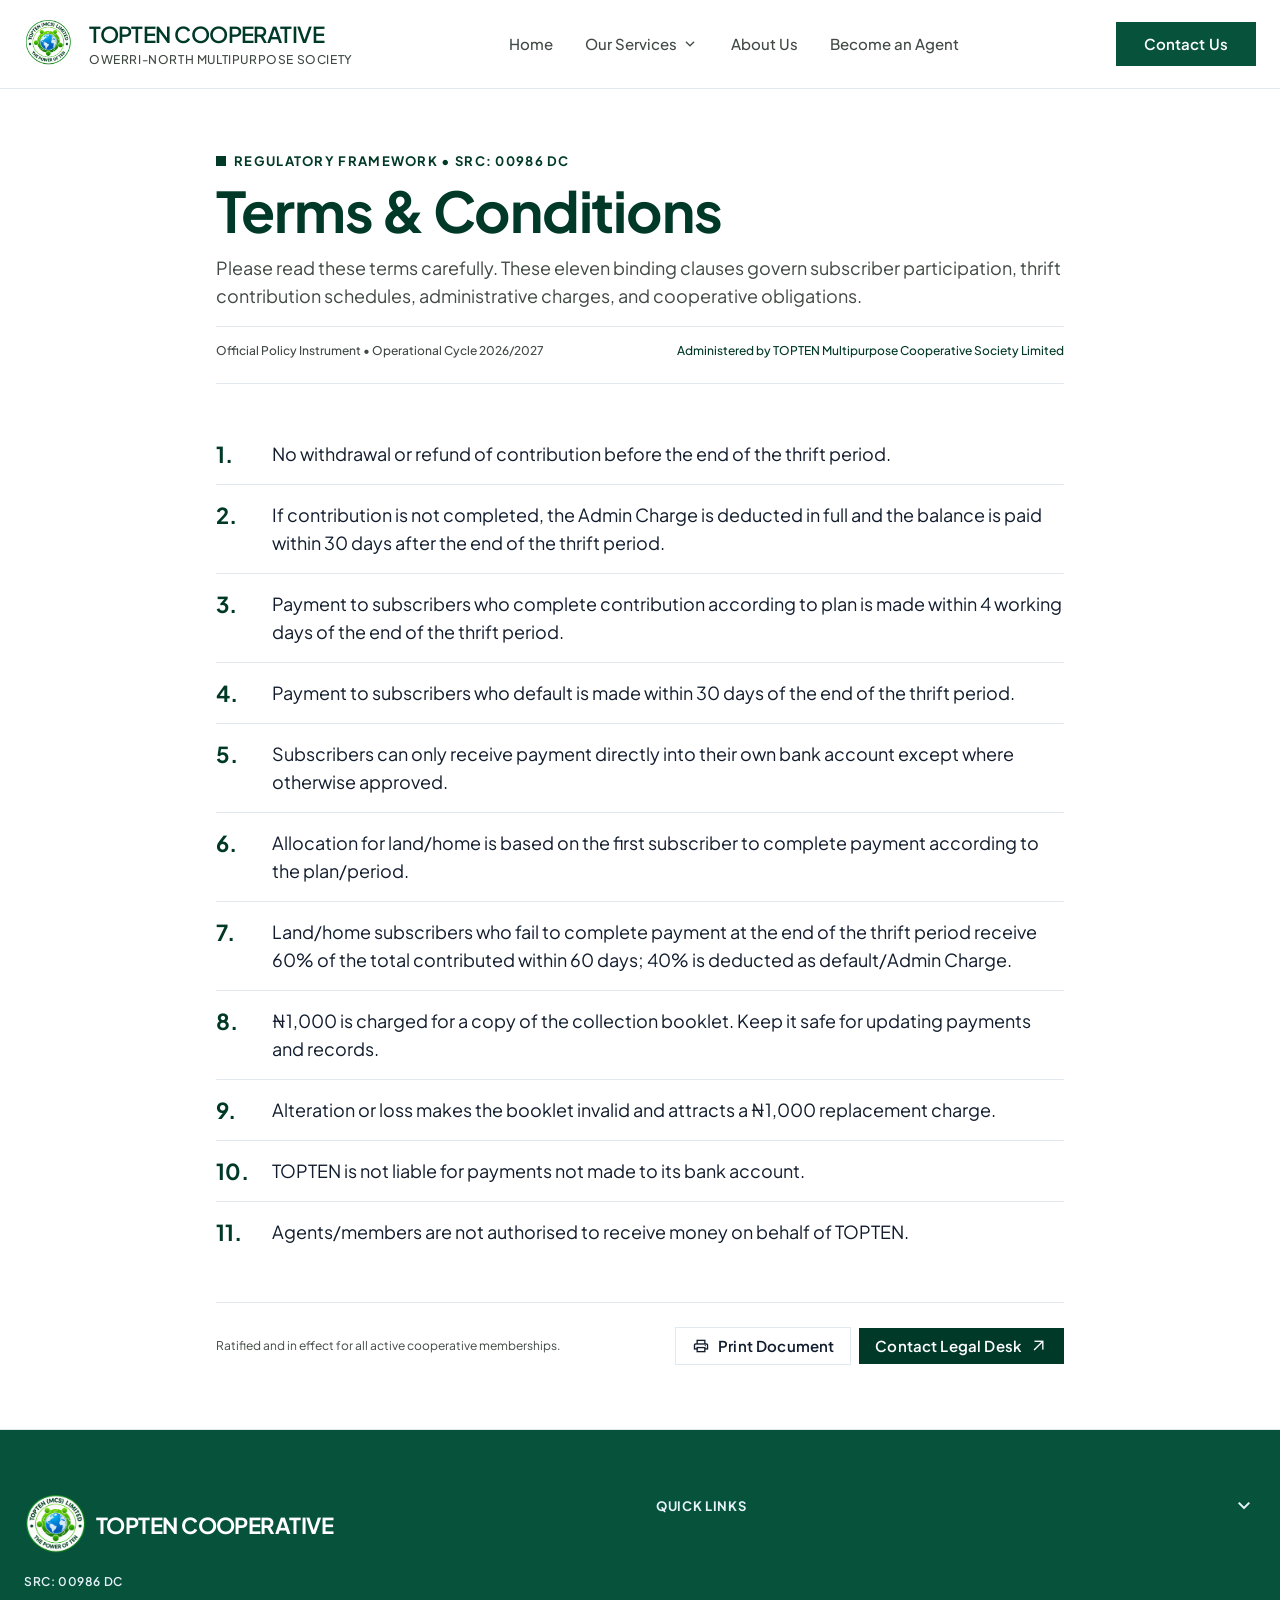
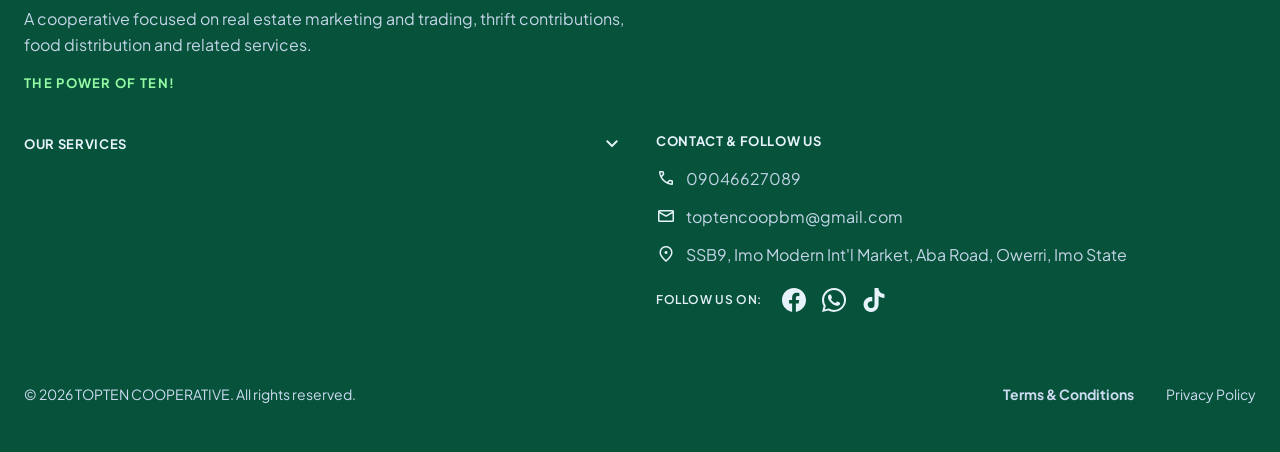
<file: terms-and-conditions/index.html>
<!DOCTYPE html>
<html lang="en">

<head>
  <!-- Document encoding and viewport -->
  <meta charset="utf-8">
  <meta content="width=device-width, initial-scale=1.0" name="viewport">
  <!-- Page identity and search metadata -->
  <title>
    Terms &amp; Conditions | TOPTEN COOPERATIVE
  </title>
  <meta
    content="Read the TOPTEN Cooperative Terms &amp; Conditions covering thrift contribution schedules, admin charges, withdrawals, payments and subscriber obligations."
    name="description">
  <link href="https://www.toptencoop.com.ng/terms-and-conditions/" rel="canonical">
  <!-- Open Graph metadata for social sharing -->
  <meta content="Terms &amp; Conditions | TOPTEN COOPERATIVE" property="og:title">
  <meta
    content="Read TOPTEN's terms covering thrift contribution schedules, charges, withdrawals, payments and obligations."
    property="og:description">
  <meta content="https://www.toptencoop.com.ng/images/banners/home-hero-1.jpg" property="og:image">
  <meta content="https://www.toptencoop.com.ng/terms-and-conditions/" property="og:url">
  <!-- Twitter Card metadata for social sharing -->
  <meta content="summary_large_image" name="twitter:card">
  <meta content="Terms &amp; Conditions | TOPTEN COOPERATIVE" name="twitter:title">
  <meta
    content="Read TOPTEN's terms covering thrift contribution schedules, charges, withdrawals, payments and obligations."
    name="twitter:description">
  <meta content="https://www.toptencoop.com.ng/images/banners/home-hero-1.jpg" name="twitter:image">
  <meta content="https://www.toptencoop.com.ng/terms-and-conditions/" name="twitter:url">
  <!-- Favicons and touch icon -->
  <link href="../images/favicon/favicon.ico" rel="icon" sizes="48x48">
  <link href="../images/logo/favicon-32.png" rel="icon" sizes="32x32" type="image/png">
  <link href="../images/logo/favicon-192.png" rel="icon" sizes="192x192" type="image/png">
  <link href="../images/logo/apple-touch-icon.png" rel="apple-touch-icon">
  <!-- External and local stylesheets -->
  <!-- Fonts: Plus Jakarta Sans (text) and Material Symbols (icons) from Google Fonts. -->
  <link href="https://fonts.googleapis.com" rel="preconnect">
  <link crossorigin="" href="https://fonts.gstatic.com" rel="preconnect">
  <link href="https://fonts.googleapis.com/css2?family=Plus+Jakarta+Sans:wght@400;500;600;700&amp;display=swap"
    rel="stylesheet">
  <link
    href="https://fonts.googleapis.com/css2?family=Material+Symbols+Outlined:opsz,wght,FILL,GRAD@20..48,100..700,0..1,-50..200"
    rel="stylesheet">
  <!-- Browser normalization -->
  <link href="../styles/normalize.css" rel="stylesheet">
  <!-- Mobile-first base styles -->
  <link href="../styles/small.css" rel="stylesheet">
  <!-- Responsive and wider-screen styles -->
  <link href="../styles/large.css" rel="stylesheet">
</head>

<body>
  <header class="site-header">
    <div class="site-header__inner">
      <a class="brand" href="../">
        <img alt="" class="brand__logo" height="313" src="../images/logo/topten-logo.png" width="320">
        <span class="brand__text">
          <span class="brand__name">
            TOPTEN COOPERATIVE
          </span>
          <span class="brand__society">
            Owerri-North Multipurpose Society
          </span>
        </span>
      </a>
      <!-- Desktop navigation (1024px and up). Below that, only the hamburger is shown. -->
      <nav aria-label="Primary" class="primary-nav">
        <ul class="primary-nav__list">
          <li>
            <a class="primary-nav__link" href="../">
              Home
            </a>
          </li>
          <li class="nav-dropdown">
            <a aria-haspopup="true" class="primary-nav__link nav-dropdown__trigger" href="../services/">
              Our Services
              <span aria-hidden="true" class="material-symbols-outlined nav-dropdown__chevron">
                expand_more
              </span>
            </a>
            <ul class="nav-dropdown__menu">
              <li>
                <a class="nav-dropdown__link" href="../services/#homeowners">
                  Homeowners Thrift
                </a>
              </li>
              <li>
                <a class="nav-dropdown__link" href="../services/#landowners">
                  Landowners Thrift
                </a>
              </li>
              <li>
                <a class="nav-dropdown__link" href="../services/#landtrade">
                  LandTrade Thrift
                </a>
              </li>
              <li>
                <a class="nav-dropdown__link" href="../services/#thriftsave">
                  ThriftSave
                </a>
              </li>
              <li>
                <a class="nav-dropdown__link" href="../services/#foodthrift">
                  FoodThrift
                </a>
              </li>
            </ul>
          </li>
          <li>
            <a class="primary-nav__link" href="../about-us/">
              About Us
            </a>
          </li>
          <li>
            <a class="primary-nav__link" href="../become-an-agent/">
              Become an Agent
            </a>
          </li>
        </ul>
      </nav>
      <div class="site-header__actions">
        <a class="header-cta" href="../contact-us/">
          Contact Us
        </a>
        <button aria-label="Navigation menu" class="menu-toggle" popovertarget="mobile-menu" type="button">
          <span aria-hidden="true" class="menu-toggle__bars">
            <span>
            </span>
            <span>
            </span>
            <span>
            </span>
          </span>
        </button>
      </div>
      <!-- Mobile and tablet menu: a native popover, so open/close, Escape and outside-click need no JavaScript. -->
      <div class="mobile-menu" id="mobile-menu" popover="">
        <nav aria-label="Mobile">
          <ul class="mobile-menu__list">
            <li>
              <a class="mobile-menu__link" href="../">
                Home
              </a>
            </li>
            <li>
              <details class="mobile-menu__group">
                <summary class="mobile-menu__link mobile-menu__summary">
                  <span>
                    Our Services
                  </span>
                  <span aria-hidden="true" class="material-symbols-outlined mobile-menu__chevron">
                    expand_more
                  </span>
                </summary>
                <ul class="mobile-menu__submenu">
                  <li>
                    <a class="mobile-menu__sublink" href="../services/#homeowners">
                      Homeowners Thrift
                    </a>
                  </li>
                  <li>
                    <a class="mobile-menu__sublink" href="../services/#landowners">
                      Landowners Thrift
                    </a>
                  </li>
                  <li>
                    <a class="mobile-menu__sublink" href="../services/#landtrade">
                      LandTrade Thrift
                    </a>
                  </li>
                  <li>
                    <a class="mobile-menu__sublink" href="../services/#thriftsave">
                      ThriftSave
                    </a>
                  </li>
                  <li>
                    <a class="mobile-menu__sublink" href="../services/#foodthrift">
                      FoodThrift
                    </a>
                  </li>
                </ul>
              </details>
            </li>
            <li>
              <a class="mobile-menu__link" href="../about-us/">
                About Us
              </a>
            </li>
            <li>
              <a class="mobile-menu__link" href="../become-an-agent/">
                Become an Agent
              </a>
            </li>
          </ul>
          <a class="mobile-menu__cta" href="../contact-us/">
            Contact Us
          </a>
        </nav>
      </div>
    </div>
  </header>
  <main class="site-main bg-surface-white" id="main-content">
    <!-- Terms page: website use, service terms, limitations and cooperative contact information. -->
    <div class="w-full bg-surface-white py-space-xl border-b border-border-subtle">
      <article class="max-w-4xl mx-auto px-4 sm:px-6">
        <header class="pb-space-md border-b border-border-subtle mb-space-lg">
          <div class="flex items-center gap-2 mb-2">
            <span class="w-2.5 h-2.5 bg-primary">
            </span>
            <span class="font-caption-label text-caption-label uppercase tracking-widest text-primary font-bold">
              Regulatory Framework • SRC: 00986 Dc
            </span>
          </div>
          <h1 class="font-display-hero text-headline-section md:text-display-hero text-primary mb-3">
            Terms &amp; Conditions
          </h1>
          <p class="font-body-large text-body-large text-on-surface-variant">
            Please read these terms carefully. These eleven binding clauses govern subscriber participation, thrift
            contribution schedules, administrative charges, and cooperative obligations.
          </p>
          <div
            class="flex flex-wrap items-center justify-between gap-2 pt-4 mt-space-sm border-t border-border-subtle text-legal-micro text-on-surface-variant">
            <span class="font-medium">
              Official Policy Instrument • Operational Cycle 2026/2027
            </span>
            <span class="font-medium text-primary">
              Administered by TOPTEN Multipurpose Cooperative Society Limited
            </span>
          </div>
        </header>
        <div class="divide-y divide-border-subtle">
          <section class="py-3 sm:py-4 flex items-start gap-3 sm:gap-4">
            <span class="font-title-card text-title-card text-primary font-bold shrink-0 w-8 sm:w-10 select-none">
              1.
            </span>
            <p class="font-body-large text-body-large text-on-surface flex-1">
              No withdrawal or refund of contribution before the end of the thrift period.
            </p>
          </section>
          <section class="py-3 sm:py-4 flex items-start gap-3 sm:gap-4">
            <span class="font-title-card text-title-card text-primary font-bold shrink-0 w-8 sm:w-10 select-none">
              2.
            </span>
            <p class="font-body-large text-body-large text-on-surface flex-1">
              If contribution is not completed, the Admin Charge is deducted in full and the balance is paid within 30
              days after the end of the thrift period.
            </p>
          </section>
          <section class="py-3 sm:py-4 flex items-start gap-3 sm:gap-4">
            <span class="font-title-card text-title-card text-primary font-bold shrink-0 w-8 sm:w-10 select-none">
              3.
            </span>
            <p class="font-body-large text-body-large text-on-surface flex-1">
              Payment to subscribers who complete contribution according to plan is made within 4 working days of the
              end of the thrift period.
            </p>
          </section>
          <section class="py-3 sm:py-4 flex items-start gap-3 sm:gap-4">
            <span class="font-title-card text-title-card text-primary font-bold shrink-0 w-8 sm:w-10 select-none">
              4.
            </span>
            <p class="font-body-large text-body-large text-on-surface flex-1">
              Payment to subscribers who default is made within 30 days of the end of the thrift period.
            </p>
          </section>
          <section class="py-3 sm:py-4 flex items-start gap-3 sm:gap-4">
            <span class="font-title-card text-title-card text-primary font-bold shrink-0 w-8 sm:w-10 select-none">
              5.
            </span>
            <p class="font-body-large text-body-large text-on-surface flex-1">
              Subscribers can only receive payment directly into their own bank account except where otherwise approved.
            </p>
          </section>
          <section class="py-3 sm:py-4 flex items-start gap-3 sm:gap-4">
            <span class="font-title-card text-title-card text-primary font-bold shrink-0 w-8 sm:w-10 select-none">
              6.
            </span>
            <p class="font-body-large text-body-large text-on-surface flex-1">
              Allocation for land/home is based on the first subscriber to complete payment according to the
              plan/period.
            </p>
          </section>
          <section class="py-3 sm:py-4 flex items-start gap-3 sm:gap-4">
            <span class="font-title-card text-title-card text-primary font-bold shrink-0 w-8 sm:w-10 select-none">
              7.
            </span>
            <p class="font-body-large text-body-large text-on-surface flex-1">
              Land/home subscribers who fail to complete payment at the end of the thrift period receive 60% of the
              total contributed within 60 days; 40% is deducted as default/Admin Charge.
            </p>
          </section>
          <section class="py-3 sm:py-4 flex items-start gap-3 sm:gap-4">
            <span class="font-title-card text-title-card text-primary font-bold shrink-0 w-8 sm:w-10 select-none">
              8.
            </span>
            <p class="font-body-large text-body-large text-on-surface flex-1">
              ₦1,000 is charged for a copy of the collection booklet. Keep it safe for updating payments and records.
            </p>
          </section>
          <section class="py-3 sm:py-4 flex items-start gap-3 sm:gap-4">
            <span class="font-title-card text-title-card text-primary font-bold shrink-0 w-8 sm:w-10 select-none">
              9.
            </span>
            <p class="font-body-large text-body-large text-on-surface flex-1">
              Alteration or loss makes the booklet invalid and attracts a ₦1,000 replacement charge.
            </p>
          </section>
          <section class="py-3 sm:py-4 flex items-start gap-3 sm:gap-4">
            <span class="font-title-card text-title-card text-primary font-bold shrink-0 w-8 sm:w-10 select-none">
              10.
            </span>
            <p class="font-body-large text-body-large text-on-surface flex-1">
              TOPTEN is not liable for payments not made to its bank account.
            </p>
          </section>
          <section class="py-3 sm:py-4 flex items-start gap-3 sm:gap-4">
            <span class="font-title-card text-title-card text-primary font-bold shrink-0 w-8 sm:w-10 select-none">
              11.
            </span>
            <p class="font-body-large text-body-large text-on-surface flex-1">
              Agents/members are not authorised to receive money on behalf of TOPTEN.
            </p>
          </section>
        </div>
        <footer
          class="mt-space-lg pt-space-md border-t border-border-subtle flex flex-col sm:flex-row items-center justify-between gap-4 font-legal-micro text-legal-micro text-on-surface-variant">
          <p>
            Ratified and in effect for all active cooperative memberships.
          </p>
          <div class="flex items-center gap-space-xs print-hidden">
            <button
              class="inline-flex items-center gap-2 border border-border-subtle bg-surface-white text-on-surface px-4 py-2 font-button-label text-button-label hover:border-primary hover:text-primary transition-colors"
              data-print="" type="button">
              <span class="material-symbols-outlined text-[18px]">
                print
              </span>
              <span>
                Print Document
              </span>
            </button>
            <a class="inline-flex items-center gap-2 bg-primary text-on-primary px-4 py-2 font-button-label text-button-label hover:bg-primary-container transition-colors"
              href="../contact-us/">
              <span>
                Contact Legal Desk
              </span>
              <span class="material-symbols-outlined text-[18px]">
                arrow_outward
              </span>
            </a>
          </div>
        </footer>
      </article>
    </div>
  </main>
  <footer class="site-footer">
    <div class="site-footer__inner">
      <div class="footer-grid">
        <div class="footer-brand">
          <div class="footer-brand__header">
            <img alt="TOPTEN Logo" class="footer-brand__logo" height="313" loading="lazy"
              src="../images/logo/topten-logo.png" width="320">
            <span class="footer-brand__name">
              TOPTEN COOPERATIVE
            </span>
          </div>
          <p class="footer-brand__reg">
            SRC: 00986 Dc
          </p>
          <p class="footer-brand__blurb">
            A cooperative focused on real estate marketing and trading, thrift contributions, food distribution and
            related services.
          </p>
          <p class="footer-brand__slogan">
            THE POWER OF TEN!
          </p>
        </div>
        <!-- Link columns collapse into <details> dropdowns below 768px and are always open from 768px up (see styles.css). -->
        <details class="footer-column">
          <summary class="footer-column__summary">
            <h3 class="footer-column__heading">
              Quick Links
            </h3>
            <span aria-hidden="true" class="material-symbols-outlined footer-column__chevron">
              expand_more
            </span>
          </summary>
          <ul class="footer-column__list">
            <li>
              <a class="footer-link" href="../">
                Home
              </a>
            </li>
            <li>
              <a class="footer-link" href="../about-us/">
                About Us
              </a>
            </li>
            <li>
              <a class="footer-link" href="../become-an-agent/">
                Become an Agent
              </a>
            </li>
            <li>
              <a class="footer-link" href="../contact-us/">
                Contact Us
              </a>
            </li>
            <li>
              <a class="footer-link" href="../services/">
                All Services
              </a>
            </li>
          </ul>
        </details>
        <details class="footer-column">
          <summary class="footer-column__summary">
            <h3 class="footer-column__heading">
              Our Services
            </h3>
            <span aria-hidden="true" class="material-symbols-outlined footer-column__chevron">
              expand_more
            </span>
          </summary>
          <ul class="footer-column__list">
            <li>
              <a class="footer-link" href="../services/#homeowners">
                Homeowners Thrift
              </a>
            </li>
            <li>
              <a class="footer-link" href="../services/#landowners">
                Landowners Thrift
              </a>
            </li>
            <li>
              <a class="footer-link" href="../services/#landtrade">
                LandTrade Thrift
              </a>
            </li>
            <li>
              <a class="footer-link" href="../services/#thriftsave">
                ThriftSave
              </a>
            </li>
            <li>
              <a class="footer-link" href="../services/#foodthrift">
                FoodThrift
              </a>
            </li>
          </ul>
        </details>
        <div class="footer-contact">
          <h3 class="footer-column__heading">
            Contact &amp; Follow Us
          </h3>
          <ul class="footer-contact__list">
            <li>
              <span aria-hidden="true" class="material-symbols-outlined">
                call
              </span>
              <a class="footer-contact__link" href="tel:09046627089">
                09046627089
              </a>
            </li>
            <li>
              <span aria-hidden="true" class="material-symbols-outlined">
                mail
              </span>
              <span class="footer-contact__email">
                toptencoopbm@gmail.com
              </span>
            </li>
            <li>
              <span aria-hidden="true" class="material-symbols-outlined">
                location_on
              </span>
              <span>
                SSB9, Imo Modern Int'l Market, Aba Road, Owerri, Imo State
              </span>
            </li>
          </ul>
          <div class="footer-social">
            <span class="footer-social__label">
              Follow us on:
            </span>
            <span aria-label="Facebook" class="social-icon" role="img">
              <svg aria-hidden="true" fill="currentColor" viewbox="0 0 24 24">
                <path
                  d="M24 12.073c0-6.627-5.373-12-12-12s-12 5.373-12 12c0 5.99 4.388 10.954 10.125 11.854v-8.385H7.078v-3.47h3.047V9.43c0-3.007 1.792-4.669 4.533-4.669 1.312 0 2.686.235 2.686.235v2.953H15.83c-1.491 0-1.956.925-1.956 1.874v2.25h3.328l-.532 3.47h-2.796v8.385C19.612 23.027 24 18.062 24 12.073z">
                </path>
              </svg>
            </span>
            <span aria-label="WhatsApp" class="social-icon" role="img">
              <svg aria-hidden="true" fill="currentColor" viewbox="0 0 24 24">
                <path
                  d="M12.031 0C5.397 0 0 5.397 0 12.031c0 2.115.549 4.181 1.594 5.99L.055 24l6.155-1.615a11.97 11.97 0 005.821 1.493h.005c6.632 0 12.03-5.398 12.03-12.033 0-3.214-1.252-6.236-3.528-8.514A11.95 11.95 0 0012.031 0zm.004 21.996h-.004a9.96 9.96 0 01-5.076-1.39l-.364-.216-3.771.989 1.006-3.676-.237-.377a9.94 9.94 0 01-1.523-5.295c0-5.503 4.478-9.981 9.984-9.981 2.666 0 5.172 1.038 7.057 2.925a9.927 9.927 0 012.923 7.057c0 5.505-4.479 9.984-9.985 9.984zm5.474-7.475c-.3-.15-1.774-.875-2.049-.975-.275-.1-.475-.15-.675.15-.2.3-.775.975-.95 1.175-.175.2-.35.225-.65.075-.3-.15-1.267-.467-2.414-1.488-.893-.796-1.496-1.78-1.671-2.08-.175-.3-.019-.462.131-.611.135-.134.3-.35.45-.525.15-.175.2-.3.3-.5.1-.2.05-.375-.025-.525-.075-.15-.675-1.625-.925-2.225-.244-.583-.492-.504-.675-.513-.175-.009-.375-.01-.575-.01-.2 0-.525.075-.8.375-.275.3-1.05 1.025-1.05 2.5s1.075 2.898 1.225 3.1c.15.2 2.116 3.23 5.127 4.53.716.31 1.275.495 1.71.634.719.229 1.373.197 1.89.12.577-.086 1.774-.725 2.024-1.425.25-.7.25-1.3.175-1.425-.075-.125-.275-.2-.575-.35z">
                </path>
              </svg>
            </span>
            <span aria-label="TikTok" class="social-icon" role="img">
              <svg aria-hidden="true" fill="currentColor" viewbox="0 0 24 24">
                <path
                  d="M12.525.02c1.31-.02 2.61-.01 3.91-.02.08 1.53.63 3.09 1.75 4.17 1.12 1.11 2.7 1.62 4.24 1.79v4.03c-1.44-.05-2.89-.35-4.2-.97-.57-.26-1.1-.59-1.62-1.01-.02 2.92.01 5.84-.02 8.75-.08 1.4-.54 2.79-1.35 3.94-1.31 1.92-3.58 3.17-5.91 3.21-1.43.08-2.86-.31-4.08-1.03-2.02-1.19-3.44-3.37-3.65-5.71-.02-.5-.03-1-.01-1.49.18-1.9 1.12-3.72 2.58-4.96 1.66-1.44 3.98-2.13 6.15-1.72.02 1.48-.04 2.96-.04 4.44-.99-.32-2.15-.23-3.02.37-.63.41-1.11 1.04-1.36 1.75-.21.51-.24 1.07-.14 1.61.24 1.64 1.82 3.02 3.5 2.87 1.12-.01 2.19-.66 2.77-1.61.19-.33.4-.67.41-1.06.1-1.79.06-3.57.07-5.36.01-4.03-.01-8.05.02-12.07z">
                </path>
              </svg>
            </span>
          </div>
        </div>
      </div>
      <div class="footer-legal">
        <p>
          © 2026 TOPTEN COOPERATIVE. All rights reserved.
        </p>
        <ul class="footer-legal__links">
          <li>
            <a aria-current="page" class="footer-link" href="../terms-and-conditions/">
              Terms &amp; Conditions
            </a>
          </li>
          <li>
            <a class="footer-link" href="../privacy-policy/">
              Privacy Policy
            </a>
          </li>
        </ul>
      </div>
    </div>
  </footer>
  <script src="../scripts/mobile-menu.js" defer></script>
  <script src="../scripts/print-button.js" defer></script>
</body>

</html>
</file>
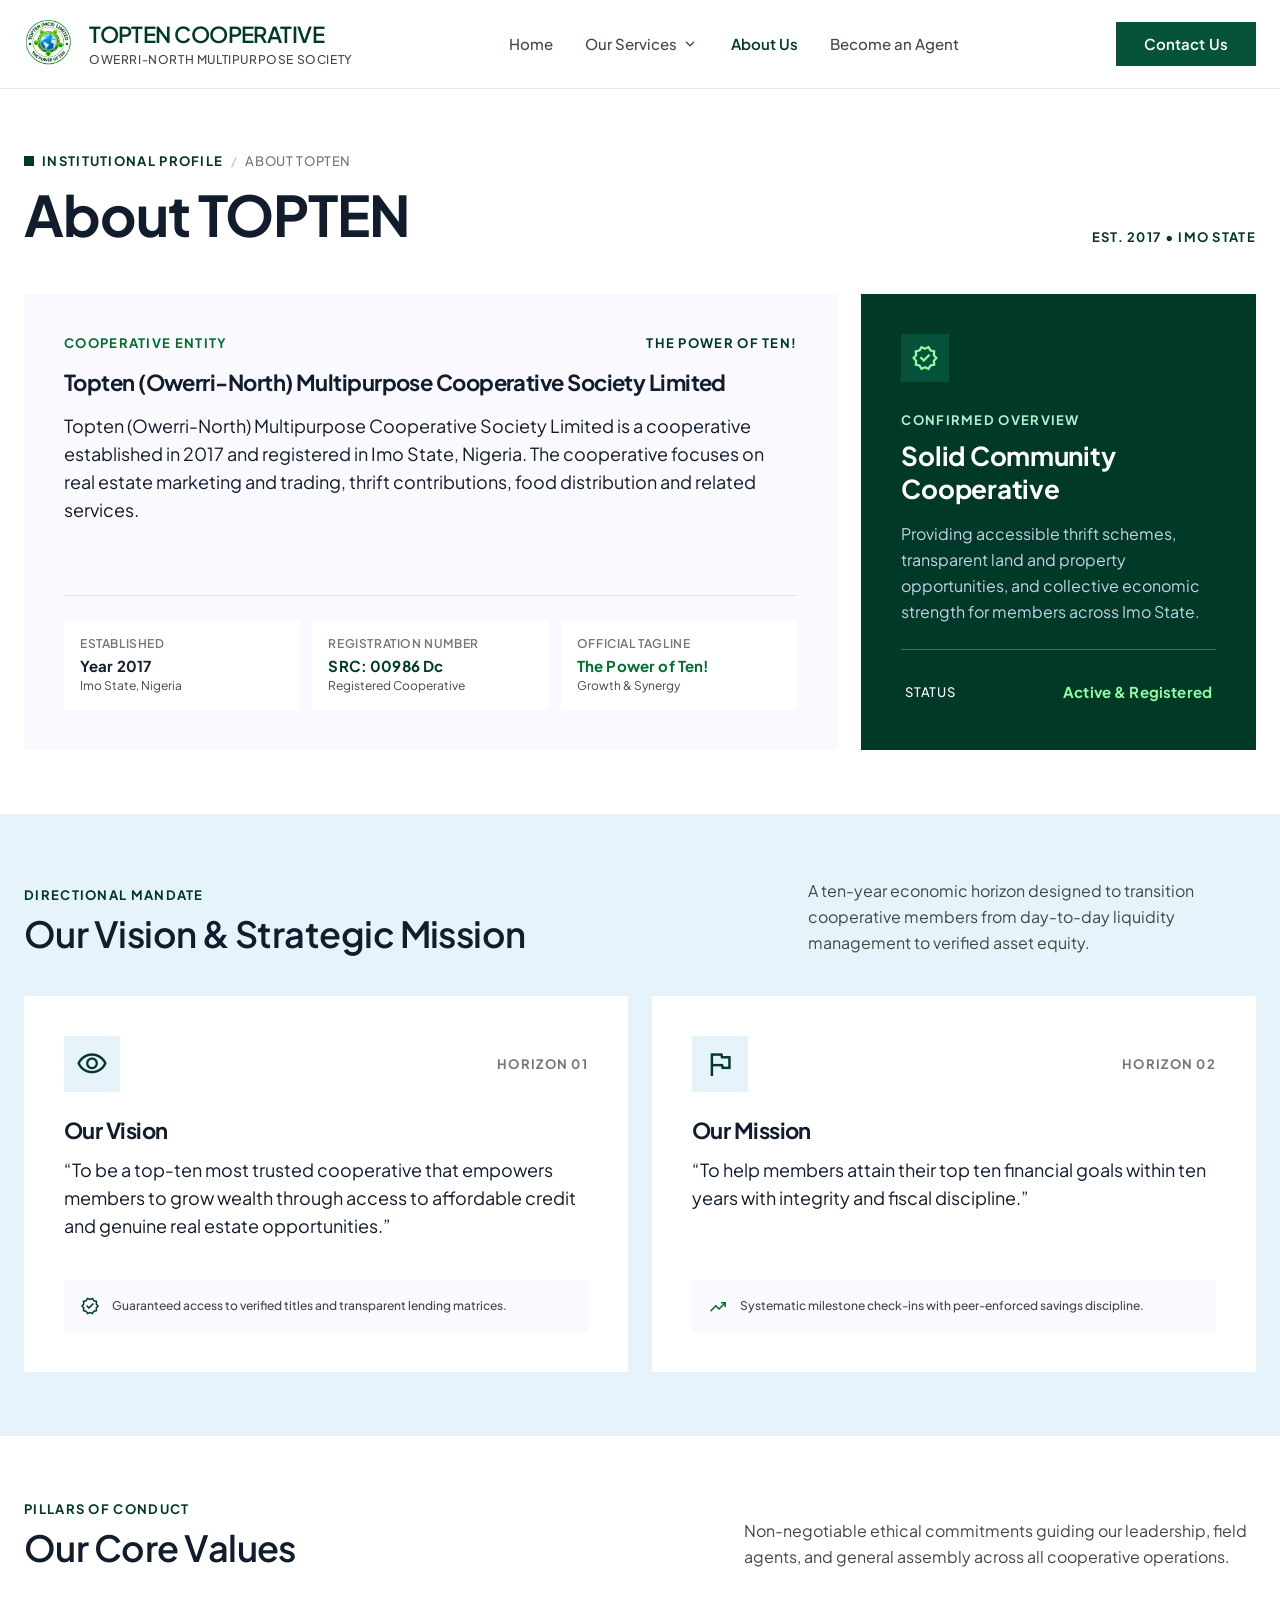
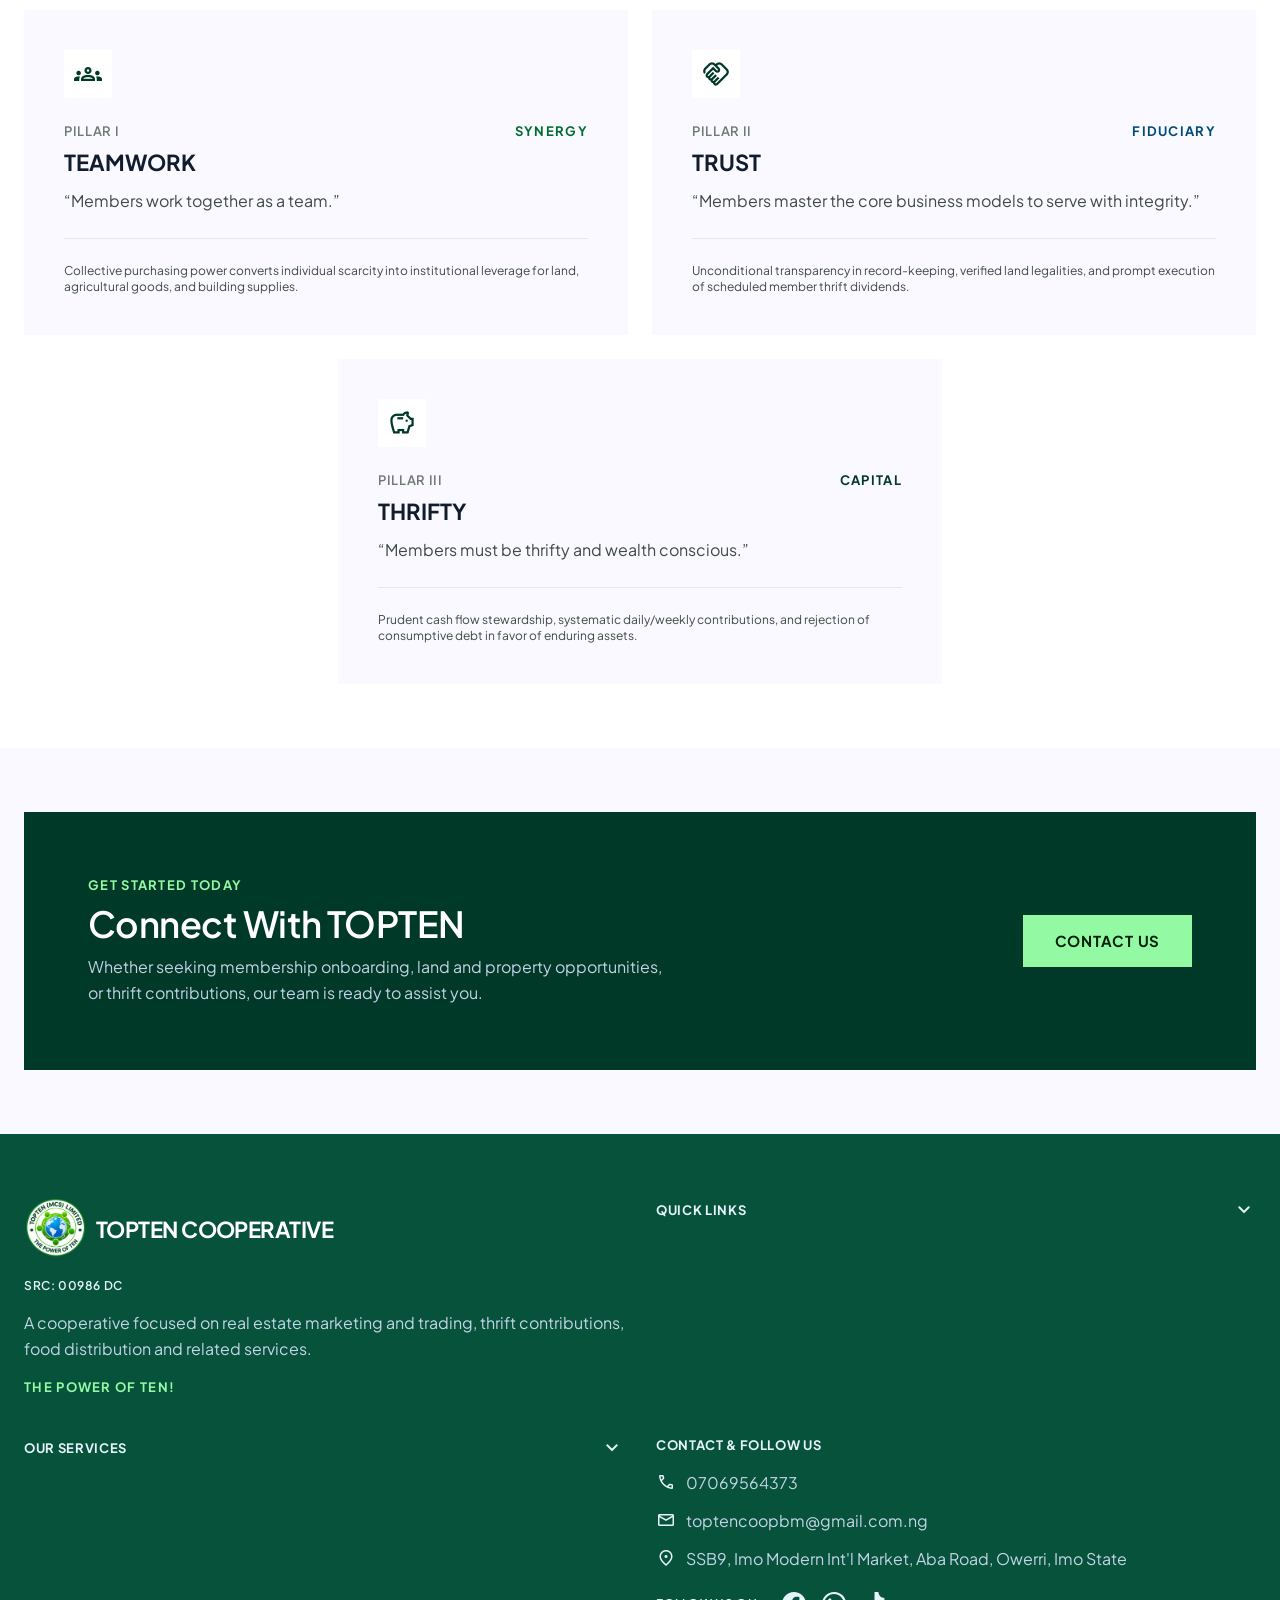
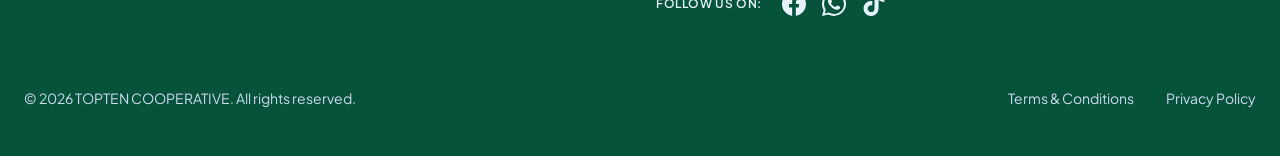
<file: about-us.html>
<!DOCTYPE html>
<html lang="en">

<head>
  <!-- Document encoding and viewport -->
  <meta charset="utf-8" />
  <meta content="width=device-width, initial-scale=1.0" name="viewport" />
  <!-- Page identity and search metadata -->
  <title>
    About Us | TOPTEN COOPERATIVE
  </title>
  <meta
    content="Learn about Topten (Owerri-North) Multipurpose Cooperative Society Limited, established in 2017 and registered in Imo State: our vision, mission and core values."
    name="description" />
  <!-- Open Graph metadata for social sharing -->
  <meta content="About Us | TOPTEN COOPERATIVE" property="og:title" />
  <meta content="Learn about TOPTEN Cooperative's vision, mission, core values and established cooperative framework."
    property="og:description" />
  <meta content="https://www.toptencoop.com.ng/images/banners/home-hero-1.jpg" property="og:image" />
  <meta content="#" property="og:url" />
  <!-- Twitter Card metadata for social sharing -->
  <meta content="summary_large_image" name="twitter:card" />
  <meta content="About Us | TOPTEN COOPERATIVE" name="twitter:title" />
  <meta content="Learn about TOPTEN Cooperative's vision, mission, core values and established cooperative framework."
    name="twitter:description" />
  <meta content="https://www.toptencoop.com.ng/images/banners/home-hero-1.jpg" name="twitter:image" />
  <meta content="#" name="twitter:url" />
  <!-- Favicons and touch icon -->
  <link href="images/favicon/favicon.ico" rel="icon" sizes="48x48" />
  <link href="images/logo/favicon-32.png" rel="icon" sizes="32x32" type="image/png" />
  <link href="images/logo/favicon-192.png" rel="icon" sizes="192x192" type="image/png" />
  <link href="images/logo/apple-touch-icon.png" rel="apple-touch-icon" />
  <!-- External and local stylesheets -->
  <!-- Fonts: Plus Jakarta Sans (text) and Material Symbols (icons) from Google Fonts. -->
  <link href="https://fonts.googleapis.com" rel="preconnect" />
  <link crossorigin="" href="https://fonts.gstatic.com" rel="preconnect" />
  <link href="https://fonts.googleapis.com/css2?family=Plus+Jakarta+Sans:wght@400;500;600;700&amp;display=swap"
    rel="stylesheet" />
  <link
    href="https://fonts.googleapis.com/css2?family=Material+Symbols+Outlined:opsz,wght,FILL,GRAD@20..48,100..700,0..1,-50..200"
    rel="stylesheet" />
  <!-- Browser normalization -->
  <link href="styles/normalize.css" rel="stylesheet" />
  <!-- Mobile-first base styles -->
  <link href="styles/small.css" rel="stylesheet" />
  <!-- Responsive and wider-screen styles -->
  <link href="styles/large.css" rel="stylesheet" />
</head>

<body>
  <header class="site-header">
    <div class="site-header__inner">
      <a class="brand" href="index.html">
        <img alt="" class="brand__logo" height="313" src="images/logo/topten-logo.png" width="320" />
        <span class="brand__text">
          <span class="brand__name">
            TOPTEN COOPERATIVE
          </span>
          <span class="brand__society">
            Owerri-North Multipurpose Society
          </span>
        </span>
      </a>
      <!-- Desktop navigation (1024px and up). Below that, only the hamburger is shown. -->
      <nav aria-label="Primary" class="primary-nav">
        <ul class="primary-nav__list">
          <li>
            <a class="primary-nav__link" href="index.html">
              Home
            </a>
          </li>
          <li class="nav-dropdown">
            <a aria-haspopup="true" class="primary-nav__link nav-dropdown__trigger" href="services.html">
              Our Services
              <span aria-hidden="true" class="material-symbols-outlined nav-dropdown__chevron">
                expand_more
              </span>
            </a>
            <ul class="nav-dropdown__menu">
              <li>
                <a class="nav-dropdown__link" href="services.html#homeowners">
                  Homeowners Thrift
                </a>
              </li>
              <li>
                <a class="nav-dropdown__link" href="services.html#landowners">
                  Landowners Thrift
                </a>
              </li>
              <li>
                <a class="nav-dropdown__link" href="services.html#landtrade">
                  LandTrade Thrift
                </a>
              </li>
              <li>
                <a class="nav-dropdown__link" href="services.html#thriftsave">
                  ThriftSave
                </a>
              </li>
              <li>
                <a class="nav-dropdown__link" href="services.html#foodthrift">
                  FoodThrift
                </a>
              </li>
            </ul>
          </li>
          <li>
            <a aria-current="page" class="primary-nav__link" href="about-us.html">
              About Us
            </a>
          </li>
          <li>
            <a class="primary-nav__link" href="become-an-agent.html">
              Become an Agent
            </a>
          </li>
        </ul>
      </nav>
      <div class="site-header__actions">
        <a class="header-cta" href="contact-us.html">
          Contact Us
        </a>
        <button aria-label="Navigation menu" class="menu-toggle" popovertarget="mobile-menu" type="button">
          <span aria-hidden="true" class="menu-toggle__bars">
            <span>
            </span>
            <span>
            </span>
            <span>
            </span>
          </span>
        </button>
      </div>
      <!-- Mobile and tablet menu: a native popover, so open/close, Escape and outside-click need no JavaScript. -->
      <div class="mobile-menu" id="mobile-menu" popover="">
        <nav aria-label="Mobile">
          <ul class="mobile-menu__list">
            <li>
              <a class="mobile-menu__link" href="index.html">
                Home
              </a>
            </li>
            <li>
              <details class="mobile-menu__group">
                <summary class="mobile-menu__link mobile-menu__summary">
                  <span>
                    Our Services
                  </span>
                  <span aria-hidden="true" class="material-symbols-outlined mobile-menu__chevron">
                    expand_more
                  </span>
                </summary>
                <ul class="mobile-menu__submenu">
                  <li>
                    <a class="mobile-menu__sublink" href="services.html#homeowners">
                      Homeowners Thrift
                    </a>
                  </li>
                  <li>
                    <a class="mobile-menu__sublink" href="services.html#landowners">
                      Landowners Thrift
                    </a>
                  </li>
                  <li>
                    <a class="mobile-menu__sublink" href="services.html#landtrade">
                      LandTrade Thrift
                    </a>
                  </li>
                  <li>
                    <a class="mobile-menu__sublink" href="services.html#thriftsave">
                      ThriftSave
                    </a>
                  </li>
                  <li>
                    <a class="mobile-menu__sublink" href="services.html#foodthrift">
                      FoodThrift
                    </a>
                  </li>
                </ul>
              </details>
            </li>
            <li>
              <a aria-current="page" class="mobile-menu__link" href="about-us.html">
                About Us
              </a>
            </li>
            <li>
              <a class="mobile-menu__link" href="become-an-agent.html">
                Become an Agent
              </a>
            </li>
          </ul>
          <a class="mobile-menu__cta" href="contact-us.html">
            Contact Us
          </a>
        </nav>
      </div>
    </div>
  </header>
  <main class="site-main bg-surface" id="main-content">
    <div class="flex flex-col w-full">
      <!-- Cooperative background, structure and service area. -->
      <section class="w-full bg-surface-white py-space-xl">
        <div class="max-w-[1280px] mx-auto px-gutter-mobile md:px-gutter">
          <div class="flex flex-col md:flex-row md:items-end justify-between gap-space-sm pb-space-md">
            <div>
              <div class="flex items-center gap-2 mb-3">
                <span class="inline-block w-2.5 h-2.5 bg-primary">
                </span>
                <span class="font-caption-label text-caption-label uppercase tracking-widest text-primary font-bold">
                  Institutional Profile
                </span>
                <span class="text-outline-variant font-caption-label text-caption-label">
                  /
                </span>
                <span class="font-caption-label text-caption-label uppercase tracking-wider text-outline font-medium">
                  About TOPTEN
                </span>
              </div>
              <h1 class="font-display-hero text-display-hero text-on-surface max-w-4xl">
                About TOPTEN
              </h1>
            </div>
            <div class="shrink-0 flex items-center gap-3">
              <span class="font-caption-label text-caption-label uppercase tracking-widest text-primary font-bold">
                EST. 2017 • IMO STATE
              </span>
            </div>
          </div>
          <div class="grid grid-cols-1 lg:grid-cols-12 gap-space-md pt-space-md">
            <div class="lg:col-span-8 bg-surface p-space-md md:p-space-lg flex flex-col justify-between">
              <div>
                <div class="flex items-center justify-between gap-4 mb-space-sm">
                  <span
                    class="font-caption-label text-caption-label font-bold uppercase tracking-widest text-secondary">
                    Cooperative Entity
                  </span>
                  <span class="font-caption-label text-caption-label font-bold text-primary uppercase tracking-widest">
                    THE POWER OF TEN!
                  </span>
                </div>
                <h2 class="font-title-card text-title-card text-on-surface font-bold tracking-tight mb-space-sm">
                  Topten (Owerri-North) Multipurpose Cooperative Society Limited
                </h2>
                <p class="font-body-large text-body-large text-on-surface mb-space-md">
                  Topten (Owerri-North) Multipurpose Cooperative Society Limited is a cooperative established in 2017
                  and registered in Imo State, Nigeria. The cooperative focuses on real estate marketing and trading,
                  thrift contributions, food distribution and related services.
                </p>
              </div>
              <div class="grid grid-cols-1 sm:grid-cols-3 gap-3 pt-space-md mt-space-md border-t border-border-subtle">
                <div class="bg-surface-white p-4">
                  <p class="font-legal-micro text-legal-micro text-outline uppercase tracking-wider font-semibold">
                    Established
                  </p>
                  <p class="font-button-label text-button-label text-on-surface font-bold mt-1">
                    Year 2017
                  </p>
                  <p class="font-legal-micro text-legal-micro text-on-surface-variant mt-0.5">
                    Imo State, Nigeria
                  </p>
                </div>
                <div class="bg-surface-white p-4">
                  <p class="font-legal-micro text-legal-micro text-outline uppercase tracking-wider font-semibold">
                    Registration Number
                  </p>
                  <p class="font-button-label text-button-label text-primary font-bold mt-1">
                    SRC: 00986 Dc
                  </p>
                  <p class="font-legal-micro text-legal-micro text-on-surface-variant mt-0.5">
                    Registered Cooperative
                  </p>
                </div>
                <div class="bg-surface-white p-4">
                  <p class="font-legal-micro text-legal-micro text-outline uppercase tracking-wider font-semibold">
                    Official Tagline
                  </p>
                  <p class="font-button-label text-button-label text-secondary font-bold mt-1">
                    The Power of Ten!
                  </p>
                  <p class="font-legal-micro text-legal-micro text-on-surface-variant mt-0.5">
                    Growth &amp; Synergy
                  </p>
                </div>
              </div>
            </div>
            <div
              class="lg:col-span-4 bg-primary text-on-primary p-space-md md:p-space-lg flex flex-col justify-between">
              <div>
                <div class="w-12 h-12 bg-primary-container flex items-center justify-center mb-space-md">
                  <span class="material-symbols-outlined text-[28px] text-secondary-fixed">
                    verified
                  </span>
                </div>
                <span
                  class="font-caption-label text-caption-label font-bold uppercase tracking-widest text-primary-fixed">
                  Confirmed Overview
                </span>
                <h3
                  class="font-headline-section-mobile text-headline-section-mobile font-bold text-on-primary mt-2 mb-space-sm leading-tight">
                  Solid Community Cooperative
                </h3>
                <p class="font-body-default text-body-default text-surface-container-highest/90 leading-relaxed">
                  Providing accessible thrift schemes, transparent land and property opportunities, and collective
                  economic strength for members across Imo State.
                </p>
              </div>
              <div class="pt-space-md mt-space-md border-t border-border-subtle/30">
                <div class="flex items-center justify-between text-on-primary py-2 px-1">
                  <span class="font-caption-label text-caption-label font-medium uppercase tracking-wider">
                    Status
                  </span>
                  <span class="font-button-label text-button-label font-bold text-secondary-fixed">
                    Active &amp; Registered
                  </span>
                </div>
              </div>
            </div>
          </div>
        </div>
      </section>
      <!-- The cooperative vision and strategic mission. -->
      <section class="w-full bg-light-blue-surface py-space-xl">
        <div class="max-w-[1280px] mx-auto px-gutter-mobile md:px-gutter">
          <div class="flex flex-col md:flex-row md:items-end justify-between gap-space-xs mb-space-lg">
            <div>
              <span
                class="font-caption-label text-caption-label uppercase tracking-widest text-primary font-bold block mb-2">
                Directional Mandate
              </span>
              <h2 class="font-headline-section text-headline-section text-on-surface">
                Our Vision &amp; Strategic Mission
              </h2>
            </div>
            <p class="font-body-default text-body-default text-on-surface-variant max-w-md">
              A ten-year economic horizon designed to transition cooperative members from day-to-day liquidity
              management to verified asset equity.
            </p>
          </div>
          <div class="grid grid-cols-1 md:grid-cols-2 gap-space-md">
            <div class="bg-surface-white p-space-md md:p-space-lg flex flex-col justify-between">
              <div>
                <div class="flex items-center justify-between mb-space-md">
                  <div class="w-14 h-14 bg-light-blue-surface flex items-center justify-center text-primary">
                    <span class="material-symbols-outlined text-[32px]">
                      visibility
                    </span>
                  </div>
                  <span class="font-caption-label text-caption-label font-bold uppercase tracking-widest text-outline">
                    Horizon 01
                  </span>
                </div>
                <h3 class="font-title-card text-title-card font-bold text-on-surface mb-3 tracking-tight">
                  Our Vision
                </h3>
                <p class="font-body-large text-body-large text-on-surface">
                  “To be a top-ten most trusted cooperative that empowers members to grow wealth through access to
                  affordable credit and genuine real estate opportunities.”
                </p>
              </div>
              <div class="mt-space-lg pt-space-sm bg-surface p-4 flex items-center gap-3">
                <span class="material-symbols-outlined text-[20px] text-primary">
                  verified
                </span>
                <span class="font-legal-micro text-legal-micro text-on-surface-variant font-medium">
                  Guaranteed access to verified titles and transparent lending matrices.
                </span>
              </div>
            </div>
            <div class="bg-surface-white p-space-md md:p-space-lg flex flex-col justify-between">
              <div>
                <div class="flex items-center justify-between mb-space-md">
                  <div class="w-14 h-14 bg-light-blue-surface flex items-center justify-center text-primary">
                    <span class="material-symbols-outlined text-[32px]">
                      flag
                    </span>
                  </div>
                  <span class="font-caption-label text-caption-label font-bold uppercase tracking-widest text-outline">
                    Horizon 02
                  </span>
                </div>
                <h3 class="font-title-card text-title-card font-bold text-on-surface mb-3 tracking-tight">
                  Our Mission
                </h3>
                <p class="font-body-large text-body-large text-on-surface">
                  “To help members attain their top ten financial goals within ten years with integrity and fiscal
                  discipline.”
                </p>
              </div>
              <div class="mt-space-lg pt-space-sm bg-surface p-4 flex items-center gap-3">
                <span class="material-symbols-outlined text-[20px] text-secondary">
                  trending_up
                </span>
                <span class="font-legal-micro text-legal-micro text-on-surface-variant font-medium">
                  Systematic milestone check-ins with peer-enforced savings discipline.
                </span>
              </div>
            </div>
          </div>
        </div>
      </section>
      <!-- Principles that guide cooperative governance and member service. -->
      <section class="w-full bg-surface-white py-space-xl">
        <div class="max-w-[1280px] mx-auto px-gutter-mobile md:px-gutter">
          <div class="flex flex-col md:flex-row md:items-end justify-between gap-space-sm mb-space-lg">
            <div>
              <span
                class="font-caption-label text-caption-label uppercase tracking-widest text-primary font-bold block mb-2">
                Pillars of Conduct
              </span>
              <h2 class="font-headline-section text-headline-section text-on-surface">
                Our Core Values
              </h2>
            </div>
            <p class="font-body-default text-body-default text-on-surface-variant max-w-lg">
              Non-negotiable ethical commitments guiding our leadership, field agents, and general assembly across all
              cooperative operations.
            </p>
          </div>
          <div class="grid grid-cols-1 md:grid-cols-2 gap-space-md core-values-grid">
            <div class="bg-surface p-space-md md:p-space-lg flex flex-col justify-between">
              <div>
                <div class="w-12 h-12 bg-surface-white flex items-center justify-center text-primary mb-space-md">
                  <span class="material-symbols-outlined text-[28px]">
                    groups
                  </span>
                </div>
                <div class="flex items-baseline justify-between mb-2">
                  <span
                    class="font-caption-label text-caption-label uppercase tracking-wider text-outline font-semibold">
                    Pillar I
                  </span>
                  <span
                    class="font-caption-label text-caption-label uppercase tracking-widest text-secondary font-bold">
                    Synergy
                  </span>
                </div>
                <h3 class="font-title-card text-title-card font-bold text-on-surface uppercase mb-3">
                  Teamwork
                </h3>
                <p class="font-body-default text-body-default text-on-surface-variant leading-relaxed">
                  “Members work together as a team.”
                </p>
              </div>
              <div class="pt-space-md mt-space-md border-t border-border-subtle">
                <p class="font-legal-micro text-legal-micro text-on-surface-variant">
                  Collective purchasing power converts individual scarcity into institutional leverage for land,
                  agricultural goods, and building supplies.
                </p>
              </div>
            </div>
            <div class="bg-surface p-space-md md:p-space-lg flex flex-col justify-between">
              <div>
                <div class="w-12 h-12 bg-surface-white flex items-center justify-center text-primary mb-space-md">
                  <span class="material-symbols-outlined text-[28px]">
                    handshake
                  </span>
                </div>
                <div class="flex items-baseline justify-between mb-2">
                  <span
                    class="font-caption-label text-caption-label uppercase tracking-wider text-outline font-semibold">
                    Pillar II
                  </span>
                  <span
                    class="font-caption-label text-caption-label uppercase tracking-widest text-tertiary-container font-bold">
                    Fiduciary
                  </span>
                </div>
                <h3 class="font-title-card text-title-card font-bold text-on-surface uppercase mb-3">
                  Trust
                </h3>
                <p class="font-body-default text-body-default text-on-surface-variant leading-relaxed">
                  “Members master the core business models to serve with integrity.”
                </p>
              </div>
              <div class="pt-space-md mt-space-md border-t border-border-subtle">
                <p class="font-legal-micro text-legal-micro text-on-surface-variant">
                  Unconditional transparency in record-keeping, verified land legalities, and prompt execution of
                  scheduled member thrift dividends.
                </p>
              </div>
            </div>
            <div class="bg-surface p-space-md md:p-space-lg flex flex-col justify-between md:col-span-2">
              <div>
                <div class="w-12 h-12 bg-surface-white flex items-center justify-center text-primary mb-space-md">
                  <span class="material-symbols-outlined text-[28px]">
                    savings
                  </span>
                </div>
                <div class="flex items-baseline justify-between mb-2">
                  <span
                    class="font-caption-label text-caption-label uppercase tracking-wider text-outline font-semibold">
                    Pillar III
                  </span>
                  <span class="font-caption-label text-caption-label uppercase tracking-widest text-primary font-bold">
                    Capital
                  </span>
                </div>
                <h3 class="font-title-card text-title-card font-bold text-on-surface uppercase mb-3">
                  Thrifty
                </h3>
                <p class="font-body-default text-body-default text-on-surface-variant leading-relaxed">
                  “Members must be thrifty and wealth conscious.”
                </p>
              </div>
              <div class="pt-space-md mt-space-md border-t border-border-subtle">
                <p class="font-legal-micro text-legal-micro text-on-surface-variant">
                  Prudent cash flow stewardship, systematic daily/weekly contributions, and rejection of consumptive
                  debt in favor of enduring assets.
                </p>
              </div>
            </div>
          </div>
        </div>
      </section>
      <!-- Contact call to action for visitors seeking more information. -->
      <section class="w-full bg-surface py-space-xl">
        <div class="max-w-[1280px] mx-auto px-gutter-mobile md:px-gutter">
          <div
            class="bg-primary text-on-primary p-space-md md:p-space-xl flex flex-col md:flex-row items-start md:items-center justify-between gap-space-md">
            <div>
              <span
                class="font-caption-label text-caption-label font-bold uppercase tracking-widest text-secondary-fixed block mb-2">
                Get Started Today
              </span>
              <h3
                class="font-title-card text-title-card md:font-headline-section md:text-headline-section font-bold tracking-tight text-on-primary">
                Connect With TOPTEN
              </h3>
              <p class="font-body-default text-body-default text-surface-container-highest/90 mt-2 max-w-xl">
                Whether seeking membership onboarding, land and property opportunities, or thrift contributions, our
                team is ready to assist you.
              </p>
            </div>
            <div class="w-full md:w-auto shrink-0 flex items-center mt-2 md:mt-0">
              <a class="w-full md:w-auto inline-flex items-center justify-center min-h-[48px] bg-secondary-fixed text-on-secondary-fixed font-button-label text-button-label px-8 py-4 uppercase tracking-wider font-bold rounded-none hover:bg-secondary-fixed-dim transition-colors text-center"
                href="contact-us.html">
                CONTACT US
              </a>
            </div>
          </div>
        </div>
      </section>
    </div>
  </main>
  <footer class="site-footer">
    <div class="site-footer__inner">
      <div class="footer-grid">
        <div class="footer-brand">
          <div class="footer-brand__header">
            <img alt="TOPTEN Logo" class="footer-brand__logo" height="313" loading="lazy"
              src="images/logo/topten-logo.png" width="320" />
            <span class="footer-brand__name">
              TOPTEN COOPERATIVE
            </span>
          </div>
          <p class="footer-brand__reg">
            SRC: 00986 Dc
          </p>
          <p class="footer-brand__blurb">
            A cooperative focused on real estate marketing and trading, thrift contributions, food distribution and
            related services.
          </p>
          <p class="footer-brand__slogan">
            THE POWER OF TEN!
          </p>
        </div>
        <!-- Link columns collapse into <details> dropdowns below 768px and are always open from 768px up (see styles.css). -->
        <details class="footer-column">
          <summary class="footer-column__summary">
            <h3 class="footer-column__heading">
              Quick Links
            </h3>
            <span aria-hidden="true" class="material-symbols-outlined footer-column__chevron">
              expand_more
            </span>
          </summary>
          <ul class="footer-column__list">
            <li>
              <a class="footer-link" href="index.html">
                Home
              </a>
            </li>
            <li>
              <a class="footer-link" href="about-us.html">
                About Us
              </a>
            </li>
            <li>
              <a class="footer-link" href="become-an-agent.html">
                Become an Agent
              </a>
            </li>
            <li>
              <a class="footer-link" href="contact-us.html">
                Contact Us
              </a>
            </li>
            <li>
              <a class="footer-link" href="services.html">
                All Services
              </a>
            </li>
          </ul>
        </details>
        <details class="footer-column">
          <summary class="footer-column__summary">
            <h3 class="footer-column__heading">
              Our Services
            </h3>
            <span aria-hidden="true" class="material-symbols-outlined footer-column__chevron">
              expand_more
            </span>
          </summary>
          <ul class="footer-column__list">
            <li>
              <a class="footer-link" href="services.html#homeowners">
                Homeowners Thrift
              </a>
            </li>
            <li>
              <a class="footer-link" href="services.html#landowners">
                Landowners Thrift
              </a>
            </li>
            <li>
              <a class="footer-link" href="services.html#landtrade">
                LandTrade Thrift
              </a>
            </li>
            <li>
              <a class="footer-link" href="services.html#thriftsave">
                ThriftSave
              </a>
            </li>
            <li>
              <a class="footer-link" href="services.html#foodthrift">
                FoodThrift
              </a>
            </li>
          </ul>
        </details>
        <div class="footer-contact">
          <h3 class="footer-column__heading">
            Contact &amp; Follow Us
          </h3>
          <ul class="footer-contact__list">
            <li>
              <span aria-hidden="true" class="material-symbols-outlined">
                call
              </span>
              <a class="footer-contact__link" href="tel:07069564373">
                07069564373
              </a>
            </li>
            <li>
              <span aria-hidden="true" class="material-symbols-outlined">
                mail
              </span>
              <span class="footer-contact__email">
                toptencoopbm@gmail.com.ng
              </span>
            </li>
            <li>
              <span aria-hidden="true" class="material-symbols-outlined">
                location_on
              </span>
              <span>
                SSB9, Imo Modern Int'l Market, Aba Road, Owerri, Imo State
              </span>
            </li>
          </ul>
          <div class="footer-social">
            <span class="footer-social__label">
              Follow us on:
            </span>
            <span aria-label="Facebook" class="social-icon" role="img">
              <svg aria-hidden="true" fill="currentColor" viewbox="0 0 24 24">
                <path
                  d="M24 12.073c0-6.627-5.373-12-12-12s-12 5.373-12 12c0 5.99 4.388 10.954 10.125 11.854v-8.385H7.078v-3.47h3.047V9.43c0-3.007 1.792-4.669 4.533-4.669 1.312 0 2.686.235 2.686.235v2.953H15.83c-1.491 0-1.956.925-1.956 1.874v2.25h3.328l-.532 3.47h-2.796v8.385C19.612 23.027 24 18.062 24 12.073z">
                </path>
              </svg>
            </span>
            <span aria-label="WhatsApp" class="social-icon" role="img">
              <svg aria-hidden="true" fill="currentColor" viewbox="0 0 24 24">
                <path
                  d="M12.031 0C5.397 0 0 5.397 0 12.031c0 2.115.549 4.181 1.594 5.99L.055 24l6.155-1.615a11.97 11.97 0 005.821 1.493h.005c6.632 0 12.03-5.398 12.03-12.033 0-3.214-1.252-6.236-3.528-8.514A11.95 11.95 0 0012.031 0zm.004 21.996h-.004a9.96 9.96 0 01-5.076-1.39l-.364-.216-3.771.989 1.006-3.676-.237-.377a9.94 9.94 0 01-1.523-5.295c0-5.503 4.478-9.981 9.984-9.981 2.666 0 5.172 1.038 7.057 2.925a9.927 9.927 0 012.923 7.057c0 5.505-4.479 9.984-9.985 9.984zm5.474-7.475c-.3-.15-1.774-.875-2.049-.975-.275-.1-.475-.15-.675.15-.2.3-.775.975-.95 1.175-.175.2-.35.225-.65.075-.3-.15-1.267-.467-2.414-1.488-.893-.796-1.496-1.78-1.671-2.08-.175-.3-.019-.462.131-.611.135-.134.3-.35.45-.525.15-.175.2-.3.3-.5.1-.2.05-.375-.025-.525-.075-.15-.675-1.625-.925-2.225-.244-.583-.492-.504-.675-.513-.175-.009-.375-.01-.575-.01-.2 0-.525.075-.8.375-.275.3-1.05 1.025-1.05 2.5s1.075 2.898 1.225 3.1c.15.2 2.116 3.23 5.127 4.53.716.31 1.275.495 1.71.634.719.229 1.373.197 1.89.12.577-.086 1.774-.725 2.024-1.425.25-.7.25-1.3.175-1.425-.075-.125-.275-.2-.575-.35z">
                </path>
              </svg>
            </span>
            <span aria-label="TikTok" class="social-icon" role="img">
              <svg aria-hidden="true" fill="currentColor" viewbox="0 0 24 24">
                <path
                  d="M12.525.02c1.31-.02 2.61-.01 3.91-.02.08 1.53.63 3.09 1.75 4.17 1.12 1.11 2.7 1.62 4.24 1.79v4.03c-1.44-.05-2.89-.35-4.2-.97-.57-.26-1.1-.59-1.62-1.01-.02 2.92.01 5.84-.02 8.75-.08 1.4-.54 2.79-1.35 3.94-1.31 1.92-3.58 3.17-5.91 3.21-1.43.08-2.86-.31-4.08-1.03-2.02-1.19-3.44-3.37-3.65-5.71-.02-.5-.03-1-.01-1.49.18-1.9 1.12-3.72 2.58-4.96 1.66-1.44 3.98-2.13 6.15-1.72.02 1.48-.04 2.96-.04 4.44-.99-.32-2.15-.23-3.02.37-.63.41-1.11 1.04-1.36 1.75-.21.51-.24 1.07-.14 1.61.24 1.64 1.82 3.02 3.5 2.87 1.12-.01 2.19-.66 2.77-1.61.19-.33.4-.67.41-1.06.1-1.79.06-3.57.07-5.36.01-4.03-.01-8.05.02-12.07z">
                </path>
              </svg>
            </span>
          </div>
        </div>
      </div>
      <div class="footer-legal">
        <p>
          © 2026 TOPTEN COOPERATIVE. All rights reserved.
        </p>
        <ul class="footer-legal__links">
          <li>
            <a class="footer-link" href="terms-and-conditions.html">
              Terms &amp; Conditions
            </a>
          </li>
          <li>
            <a class="footer-link" href="privacy-policy.html">
              Privacy Policy
            </a>
          </li>
        </ul>
      </div>
    </div>
  </footer>
  <script src="scripts/mobile-menu.js" defer></script>
</body>

</html>
</file>
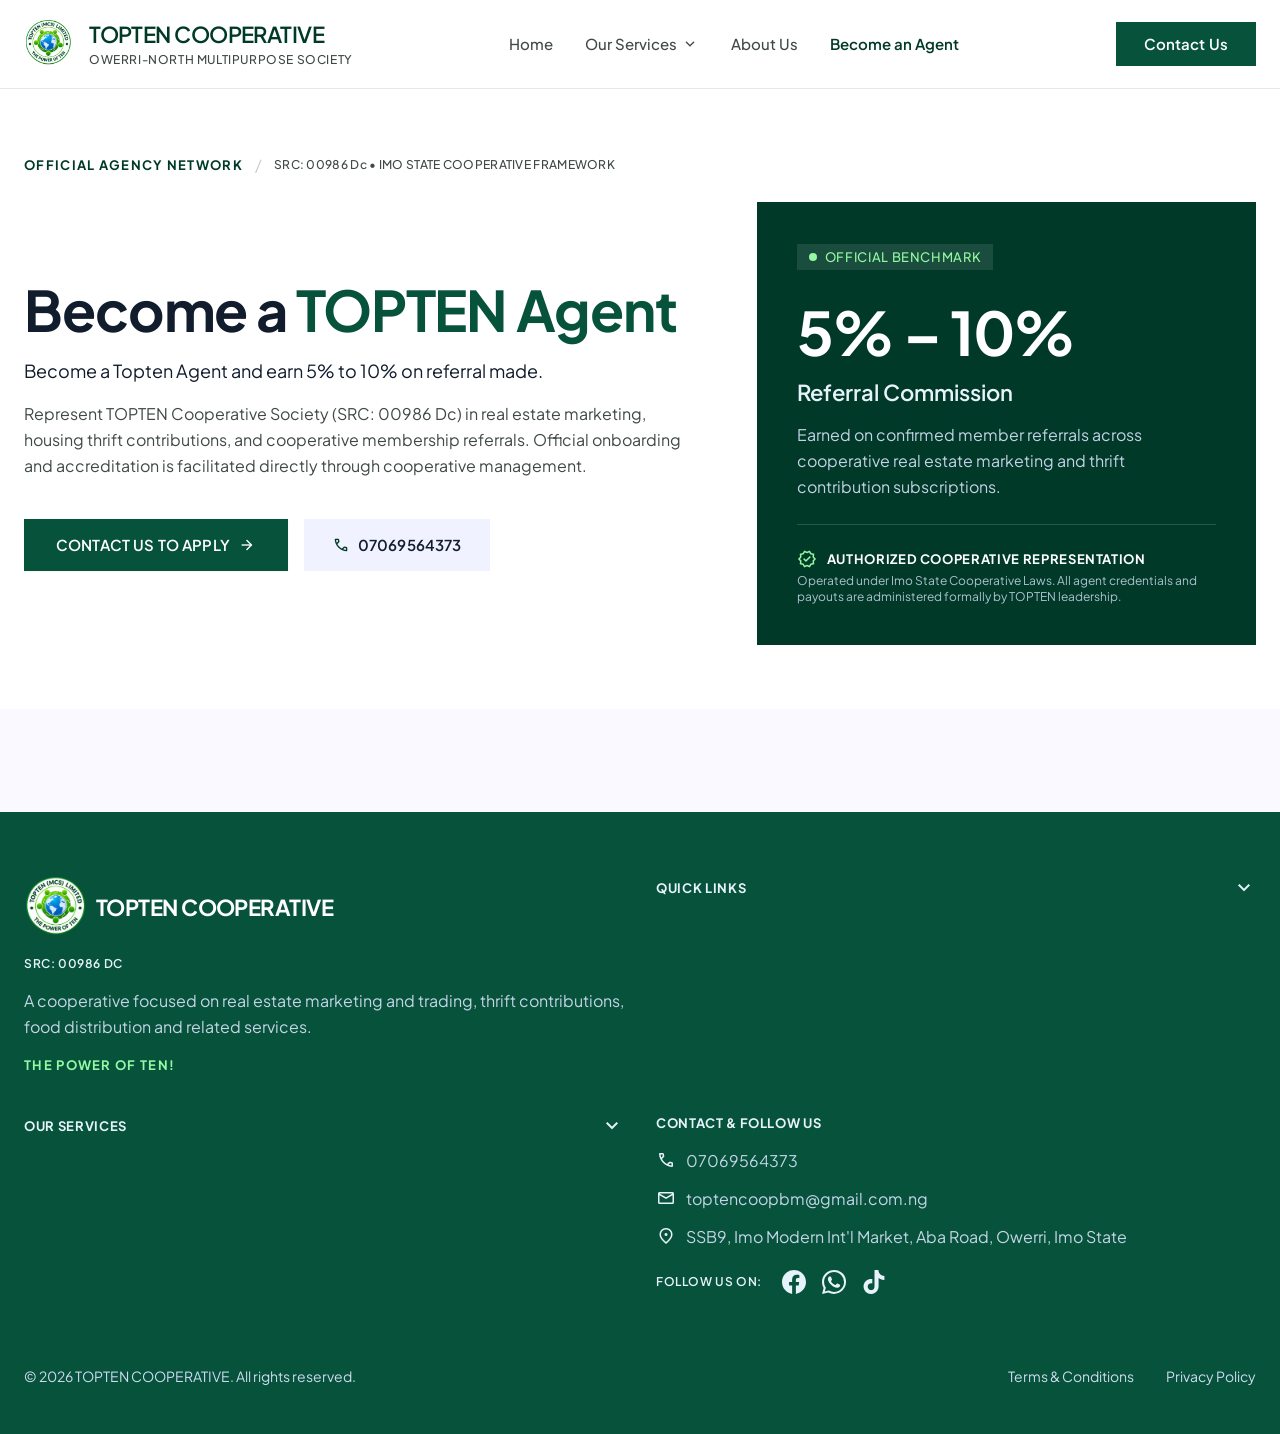
<file: become-an-agent.html>
<!DOCTYPE html>
<html lang="en">

<head>
  <!-- Document encoding and viewport -->
  <meta charset="utf-8" />
  <meta content="width=device-width, initial-scale=1.0" name="viewport" />
  <!-- Page identity and search metadata -->
  <title>
    Become an Agent | TOPTEN COOPERATIVE
  </title>
  <meta
    content="Become a TOPTEN agent and earn 5% to 10% on confirmed member referrals in real estate marketing, housing thrift contributions and cooperative membership."
    name="description" />
  <!-- Open Graph metadata for social sharing -->
  <meta content="Become an Agent | TOPTEN COOPERATIVE" property="og:title" />
  <meta content="Become a TOPTEN agent and earn commissions on confirmed member referrals across cooperative services."
    property="og:description" />
  <meta content="https://www.toptencoop.com.ng/images/banners/home-hero-1.jpg" property="og:image" />
  <meta content="#" property="og:url" />
  <!-- Twitter Card metadata for social sharing -->
  <meta content="summary_large_image" name="twitter:card" />
  <meta content="Become an Agent | TOPTEN COOPERATIVE" name="twitter:title" />
  <meta content="Become a TOPTEN agent and earn commissions on confirmed member referrals across cooperative services."
    name="twitter:description" />
  <meta content="https://www.toptencoop.com.ng/images/banners/home-hero-1.jpg" name="twitter:image" />
  <meta content="#" name="twitter:url" />
  <!-- Favicons and touch icon -->
  <link href="images/favicon/favicon.ico" rel="icon" sizes="48x48" />
  <link href="images/logo/favicon-32.png" rel="icon" sizes="32x32" type="image/png" />
  <link href="images/logo/favicon-192.png" rel="icon" sizes="192x192" type="image/png" />
  <link href="images/logo/apple-touch-icon.png" rel="apple-touch-icon" />
  <!-- External and local stylesheets -->
  <!-- Fonts: Plus Jakarta Sans (text) and Material Symbols (icons) from Google Fonts. -->
  <link href="https://fonts.googleapis.com" rel="preconnect" />
  <link crossorigin="" href="https://fonts.gstatic.com" rel="preconnect" />
  <link href="https://fonts.googleapis.com/css2?family=Plus+Jakarta+Sans:wght@400;500;600;700&amp;display=swap"
    rel="stylesheet" />
  <link
    href="https://fonts.googleapis.com/css2?family=Material+Symbols+Outlined:opsz,wght,FILL,GRAD@20..48,100..700,0..1,-50..200"
    rel="stylesheet" />
  <!-- Browser normalization -->
  <link href="styles/normalize.css" rel="stylesheet" />
  <!-- Mobile-first base styles -->
  <link href="styles/small.css" rel="stylesheet" />
  <!-- Responsive and wider-screen styles -->
  <link href="styles/large.css" rel="stylesheet" />
</head>

<body>
  <header class="site-header">
    <div class="site-header__inner">
      <a class="brand" href="index.html">
        <img alt="" class="brand__logo" height="313" src="images/logo/topten-logo.png" width="320" />
        <span class="brand__text">
          <span class="brand__name">
            TOPTEN COOPERATIVE
          </span>
          <span class="brand__society">
            Owerri-North Multipurpose Society
          </span>
        </span>
      </a>
      <!-- Desktop navigation (1024px and up). Below that, only the hamburger is shown. -->
      <nav aria-label="Primary" class="primary-nav">
        <ul class="primary-nav__list">
          <li>
            <a class="primary-nav__link" href="index.html">
              Home
            </a>
          </li>
          <li class="nav-dropdown">
            <a aria-haspopup="true" class="primary-nav__link nav-dropdown__trigger" href="services.html">
              Our Services
              <span aria-hidden="true" class="material-symbols-outlined nav-dropdown__chevron">
                expand_more
              </span>
            </a>
            <ul class="nav-dropdown__menu">
              <li>
                <a class="nav-dropdown__link" href="services.html#homeowners">
                  Homeowners Thrift
                </a>
              </li>
              <li>
                <a class="nav-dropdown__link" href="services.html#landowners">
                  Landowners Thrift
                </a>
              </li>
              <li>
                <a class="nav-dropdown__link" href="services.html#landtrade">
                  LandTrade Thrift
                </a>
              </li>
              <li>
                <a class="nav-dropdown__link" href="services.html#thriftsave">
                  ThriftSave
                </a>
              </li>
              <li>
                <a class="nav-dropdown__link" href="services.html#foodthrift">
                  FoodThrift
                </a>
              </li>
            </ul>
          </li>
          <li>
            <a class="primary-nav__link" href="about-us.html">
              About Us
            </a>
          </li>
          <li>
            <a aria-current="page" class="primary-nav__link" href="become-an-agent.html">
              Become an Agent
            </a>
          </li>
        </ul>
      </nav>
      <div class="site-header__actions">
        <a class="header-cta" href="contact-us.html">
          Contact Us
        </a>
        <button aria-label="Navigation menu" class="menu-toggle" popovertarget="mobile-menu" type="button">
          <span aria-hidden="true" class="menu-toggle__bars">
            <span>
            </span>
            <span>
            </span>
            <span>
            </span>
          </span>
        </button>
      </div>
      <!-- Mobile and tablet menu: a native popover, so open/close, Escape and outside-click need no JavaScript. -->
      <div class="mobile-menu" id="mobile-menu" popover="">
        <nav aria-label="Mobile">
          <ul class="mobile-menu__list">
            <li>
              <a class="mobile-menu__link" href="index.html">
                Home
              </a>
            </li>
            <li>
              <details class="mobile-menu__group">
                <summary class="mobile-menu__link mobile-menu__summary">
                  <span>
                    Our Services
                  </span>
                  <span aria-hidden="true" class="material-symbols-outlined mobile-menu__chevron">
                    expand_more
                  </span>
                </summary>
                <ul class="mobile-menu__submenu">
                  <li>
                    <a class="mobile-menu__sublink" href="services.html#homeowners">
                      Homeowners Thrift
                    </a>
                  </li>
                  <li>
                    <a class="mobile-menu__sublink" href="services.html#landowners">
                      Landowners Thrift
                    </a>
                  </li>
                  <li>
                    <a class="mobile-menu__sublink" href="services.html#landtrade">
                      LandTrade Thrift
                    </a>
                  </li>
                  <li>
                    <a class="mobile-menu__sublink" href="services.html#thriftsave">
                      ThriftSave
                    </a>
                  </li>
                  <li>
                    <a class="mobile-menu__sublink" href="services.html#foodthrift">
                      FoodThrift
                    </a>
                  </li>
                </ul>
              </details>
            </li>
            <li>
              <a class="mobile-menu__link" href="about-us.html">
                About Us
              </a>
            </li>
            <li>
              <a aria-current="page" class="mobile-menu__link" href="become-an-agent.html">
                Become an Agent
              </a>
            </li>
          </ul>
          <a class="mobile-menu__cta" href="contact-us.html">
            Contact Us
          </a>
        </nav>
      </div>
    </div>
  </header>
  <main class="site-main bg-surface" id="main-content">
    <!-- Agent page: opportunity overview, role expectations and next-step contact information. -->
    <div class="w-full py-space-xl bg-surface-white">
      <div class="max-w-[1280px] mx-auto px-gutter-mobile md:px-gutter">
        <div class="flex flex-wrap items-center gap-3 mb-space-md">
          <span class="font-caption-label text-caption-label uppercase tracking-widest text-primary font-bold">
            Official Agency Network
          </span>
          <span class="text-outline-variant font-light">
            /
          </span>
          <span class="font-legal-micro text-legal-micro text-on-surface-variant font-medium tracking-wide">
            SRC: 00986 Dc • IMO STATE COOPERATIVE FRAMEWORK
          </span>
        </div>
        <div class="grid grid-cols-1 lg:grid-cols-12 gap-space-lg lg:gap-gutter items-center">
          <div class="lg:col-span-7 space-y-space-md">
            <div class="space-y-space-sm">
              <h1 class="text-3xl sm:text-4xl lg:text-display-hero font-bold text-on-surface tracking-tight">
                Become a
                <span class="text-primary-container">
                  TOPTEN Agent
                </span>
              </h1>
              <p class="font-body-large text-body-large text-on-surface max-w-2xl">
                Become a Topten Agent and earn 5% to 10% on referral made.
              </p>
              <p class="font-body-default text-body-default text-on-surface-variant leading-relaxed max-w-2xl">
                Represent TOPTEN Cooperative Society (SRC: 00986 Dc) in real estate marketing, housing thrift
                contributions, and cooperative membership referrals. Official onboarding and accreditation is
                facilitated directly through cooperative management.
              </p>
            </div>
            <div class="pt-space-sm flex flex-col sm:flex-row items-stretch sm:items-center gap-space-sm w-full">
              <a class="inline-flex items-center justify-center bg-primary-container text-on-primary font-button-label text-button-label px-8 py-4 min-h-[48px] w-full sm:w-auto text-center rounded-none hover:bg-primary transition-colors shadow-sm"
                href="contact-us.html">
                <span>
                  CONTACT US TO APPLY
                </span>
                <span class="material-symbols-outlined text-[18px] ml-2">
                  arrow_forward
                </span>
              </a>
              <a class="inline-flex items-center justify-center bg-surface-container-low text-on-surface font-button-label text-button-label px-7 py-4 min-h-[48px] w-full sm:w-auto text-center rounded-none hover:bg-light-blue-surface transition-colors"
                href="tel:07069564373">
                <span class="material-symbols-outlined text-[18px] mr-2 text-primary">
                  call
                </span>
                <span>
                  07069564373
                </span>
              </a>
            </div>
          </div>
          <div class="lg:col-span-5">
            <div
              class="bg-primary text-on-primary p-space-md md:p-space-lg flex flex-col justify-between relative overflow-hidden">
              <div class="space-y-space-sm relative z-10">
                <div
                  class="inline-flex items-center gap-2 bg-on-primary/10 px-3 py-1 font-caption-label text-caption-label text-secondary-fixed tracking-wider uppercase">
                  <span class="w-2 h-2 rounded-full bg-secondary-fixed">
                  </span>
                  <span>
                    Official Benchmark
                  </span>
                </div>
                <p class="text-4xl sm:text-5xl lg:text-6xl font-bold tracking-tight text-white pt-4">
                  5% – 10%
                </p>
                <h2 class="font-title-card text-title-card font-semibold text-light-blue-surface">
                  Referral Commission
                </h2>
                <p class="font-body-default text-body-default text-surface-container-highest/90 leading-relaxed">
                  Earned on confirmed member referrals across cooperative real estate marketing and thrift contribution
                  subscriptions.
                </p>
              </div>
              <div class="relative z-10 pt-space-md mt-space-md border-t border-white/15">
                <div class="flex items-center gap-2.5 text-secondary-fixed">
                  <span class="material-symbols-outlined text-[20px]">
                    verified
                  </span>
                  <span class="font-caption-label text-caption-label font-bold uppercase tracking-wider text-white">
                    Authorized Cooperative Representation
                  </span>
                </div>
                <p class="font-legal-micro text-legal-micro text-surface-container-highest/80 mt-1">
                  Operated under Imo State Cooperative Laws. All agent credentials and payouts are administered formally
                  by TOPTEN leadership.
                </p>
              </div>
            </div>
          </div>
        </div>
      </div>
    </div>
  </main>
  <footer class="site-footer">
    <div class="site-footer__inner">
      <div class="footer-grid">
        <div class="footer-brand">
          <div class="footer-brand__header">
            <img alt="TOPTEN Logo" class="footer-brand__logo" height="313" loading="lazy"
              src="images/logo/topten-logo.png" width="320" />
            <span class="footer-brand__name">
              TOPTEN COOPERATIVE
            </span>
          </div>
          <p class="footer-brand__reg">
            SRC: 00986 Dc
          </p>
          <p class="footer-brand__blurb">
            A cooperative focused on real estate marketing and trading, thrift contributions, food distribution and
            related services.
          </p>
          <p class="footer-brand__slogan">
            THE POWER OF TEN!
          </p>
        </div>
        <!-- Link columns collapse into <details> dropdowns below 768px and are always open from 768px up (see styles.css). -->
        <details class="footer-column">
          <summary class="footer-column__summary">
            <h3 class="footer-column__heading">
              Quick Links
            </h3>
            <span aria-hidden="true" class="material-symbols-outlined footer-column__chevron">
              expand_more
            </span>
          </summary>
          <ul class="footer-column__list">
            <li>
              <a class="footer-link" href="index.html">
                Home
              </a>
            </li>
            <li>
              <a class="footer-link" href="about-us.html">
                About Us
              </a>
            </li>
            <li>
              <a class="footer-link" href="become-an-agent.html">
                Become an Agent
              </a>
            </li>
            <li>
              <a class="footer-link" href="contact-us.html">
                Contact Us
              </a>
            </li>
            <li>
              <a class="footer-link" href="services.html">
                All Services
              </a>
            </li>
          </ul>
        </details>
        <details class="footer-column">
          <summary class="footer-column__summary">
            <h3 class="footer-column__heading">
              Our Services
            </h3>
            <span aria-hidden="true" class="material-symbols-outlined footer-column__chevron">
              expand_more
            </span>
          </summary>
          <ul class="footer-column__list">
            <li>
              <a class="footer-link" href="services.html#homeowners">
                Homeowners Thrift
              </a>
            </li>
            <li>
              <a class="footer-link" href="services.html#landowners">
                Landowners Thrift
              </a>
            </li>
            <li>
              <a class="footer-link" href="services.html#landtrade">
                LandTrade Thrift
              </a>
            </li>
            <li>
              <a class="footer-link" href="services.html#thriftsave">
                ThriftSave
              </a>
            </li>
            <li>
              <a class="footer-link" href="services.html#foodthrift">
                FoodThrift
              </a>
            </li>
          </ul>
        </details>
        <div class="footer-contact">
          <h3 class="footer-column__heading">
            Contact &amp; Follow Us
          </h3>
          <ul class="footer-contact__list">
            <li>
              <span aria-hidden="true" class="material-symbols-outlined">
                call
              </span>
              <a class="footer-contact__link" href="tel:07069564373">
                07069564373
              </a>
            </li>
            <li>
              <span aria-hidden="true" class="material-symbols-outlined">
                mail
              </span>
              <span class="footer-contact__email">
                toptencoopbm@gmail.com.ng
              </span>
            </li>
            <li>
              <span aria-hidden="true" class="material-symbols-outlined">
                location_on
              </span>
              <span>
                SSB9, Imo Modern Int'l Market, Aba Road, Owerri, Imo State
              </span>
            </li>
          </ul>
          <div class="footer-social">
            <span class="footer-social__label">
              Follow us on:
            </span>
            <span aria-label="Facebook" class="social-icon" role="img">
              <svg aria-hidden="true" fill="currentColor" viewbox="0 0 24 24">
                <path
                  d="M24 12.073c0-6.627-5.373-12-12-12s-12 5.373-12 12c0 5.99 4.388 10.954 10.125 11.854v-8.385H7.078v-3.47h3.047V9.43c0-3.007 1.792-4.669 4.533-4.669 1.312 0 2.686.235 2.686.235v2.953H15.83c-1.491 0-1.956.925-1.956 1.874v2.25h3.328l-.532 3.47h-2.796v8.385C19.612 23.027 24 18.062 24 12.073z">
                </path>
              </svg>
            </span>
            <span aria-label="WhatsApp" class="social-icon" role="img">
              <svg aria-hidden="true" fill="currentColor" viewbox="0 0 24 24">
                <path
                  d="M12.031 0C5.397 0 0 5.397 0 12.031c0 2.115.549 4.181 1.594 5.99L.055 24l6.155-1.615a11.97 11.97 0 005.821 1.493h.005c6.632 0 12.03-5.398 12.03-12.033 0-3.214-1.252-6.236-3.528-8.514A11.95 11.95 0 0012.031 0zm.004 21.996h-.004a9.96 9.96 0 01-5.076-1.39l-.364-.216-3.771.989 1.006-3.676-.237-.377a9.94 9.94 0 01-1.523-5.295c0-5.503 4.478-9.981 9.984-9.981 2.666 0 5.172 1.038 7.057 2.925a9.927 9.927 0 012.923 7.057c0 5.505-4.479 9.984-9.985 9.984zm5.474-7.475c-.3-.15-1.774-.875-2.049-.975-.275-.1-.475-.15-.675.15-.2.3-.775.975-.95 1.175-.175.2-.35.225-.65.075-.3-.15-1.267-.467-2.414-1.488-.893-.796-1.496-1.78-1.671-2.08-.175-.3-.019-.462.131-.611.135-.134.3-.35.45-.525.15-.175.2-.3.3-.5.1-.2.05-.375-.025-.525-.075-.15-.675-1.625-.925-2.225-.244-.583-.492-.504-.675-.513-.175-.009-.375-.01-.575-.01-.2 0-.525.075-.8.375-.275.3-1.05 1.025-1.05 2.5s1.075 2.898 1.225 3.1c.15.2 2.116 3.23 5.127 4.53.716.31 1.275.495 1.71.634.719.229 1.373.197 1.89.12.577-.086 1.774-.725 2.024-1.425.25-.7.25-1.3.175-1.425-.075-.125-.275-.2-.575-.35z">
                </path>
              </svg>
            </span>
            <span aria-label="TikTok" class="social-icon" role="img">
              <svg aria-hidden="true" fill="currentColor" viewbox="0 0 24 24">
                <path
                  d="M12.525.02c1.31-.02 2.61-.01 3.91-.02.08 1.53.63 3.09 1.75 4.17 1.12 1.11 2.7 1.62 4.24 1.79v4.03c-1.44-.05-2.89-.35-4.2-.97-.57-.26-1.1-.59-1.62-1.01-.02 2.92.01 5.84-.02 8.75-.08 1.4-.54 2.79-1.35 3.94-1.31 1.92-3.58 3.17-5.91 3.21-1.43.08-2.86-.31-4.08-1.03-2.02-1.19-3.44-3.37-3.65-5.71-.02-.5-.03-1-.01-1.49.18-1.9 1.12-3.72 2.58-4.96 1.66-1.44 3.98-2.13 6.15-1.72.02 1.48-.04 2.96-.04 4.44-.99-.32-2.15-.23-3.02.37-.63.41-1.11 1.04-1.36 1.75-.21.51-.24 1.07-.14 1.61.24 1.64 1.82 3.02 3.5 2.87 1.12-.01 2.19-.66 2.77-1.61.19-.33.4-.67.41-1.06.1-1.79.06-3.57.07-5.36.01-4.03-.01-8.05.02-12.07z">
                </path>
              </svg>
            </span>
          </div>
        </div>
      </div>
      <div class="footer-legal">
        <p>
          © 2026 TOPTEN COOPERATIVE. All rights reserved.
        </p>
        <ul class="footer-legal__links">
          <li>
            <a class="footer-link" href="terms-and-conditions.html">
              Terms &amp; Conditions
            </a>
          </li>
          <li>
            <a class="footer-link" href="privacy-policy.html">
              Privacy Policy
            </a>
          </li>
        </ul>
      </div>
    </div>
  </footer>
  <script src="scripts/mobile-menu.js" defer></script>
</body>

</html>
</file>
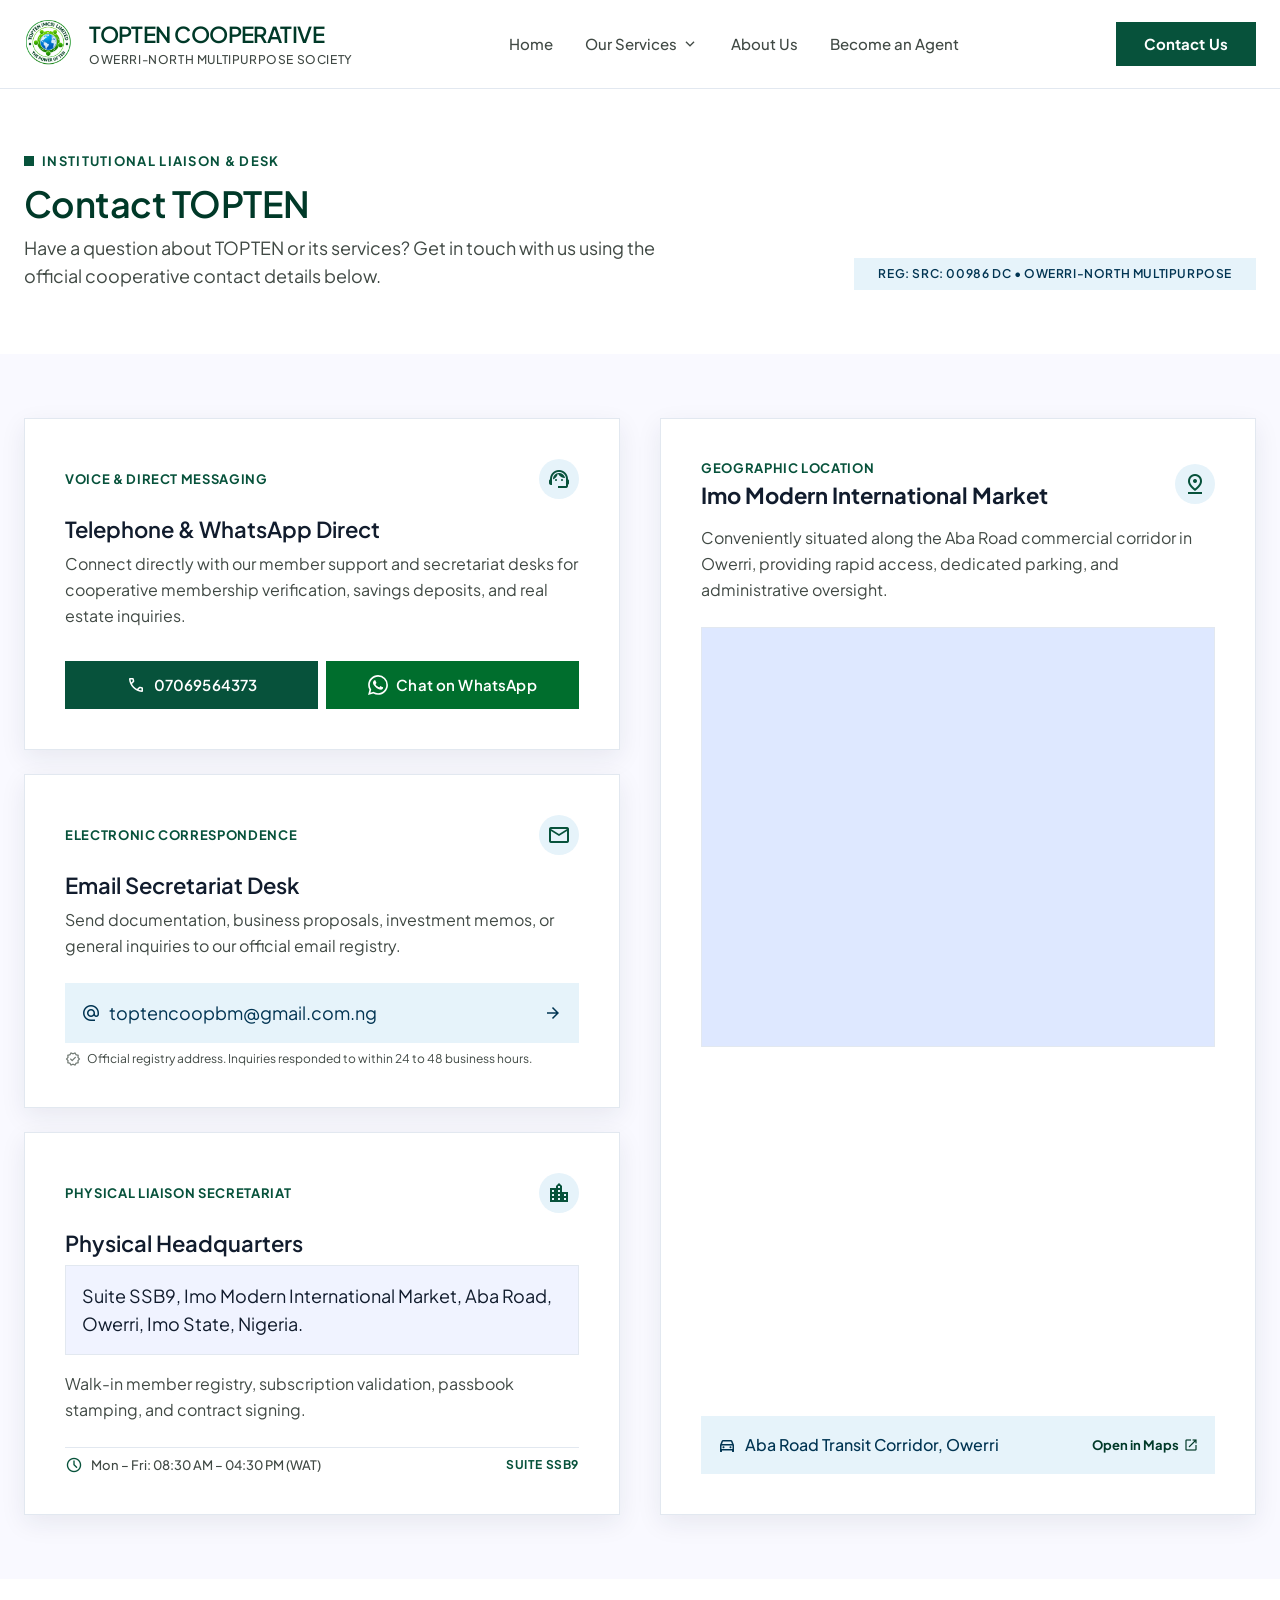
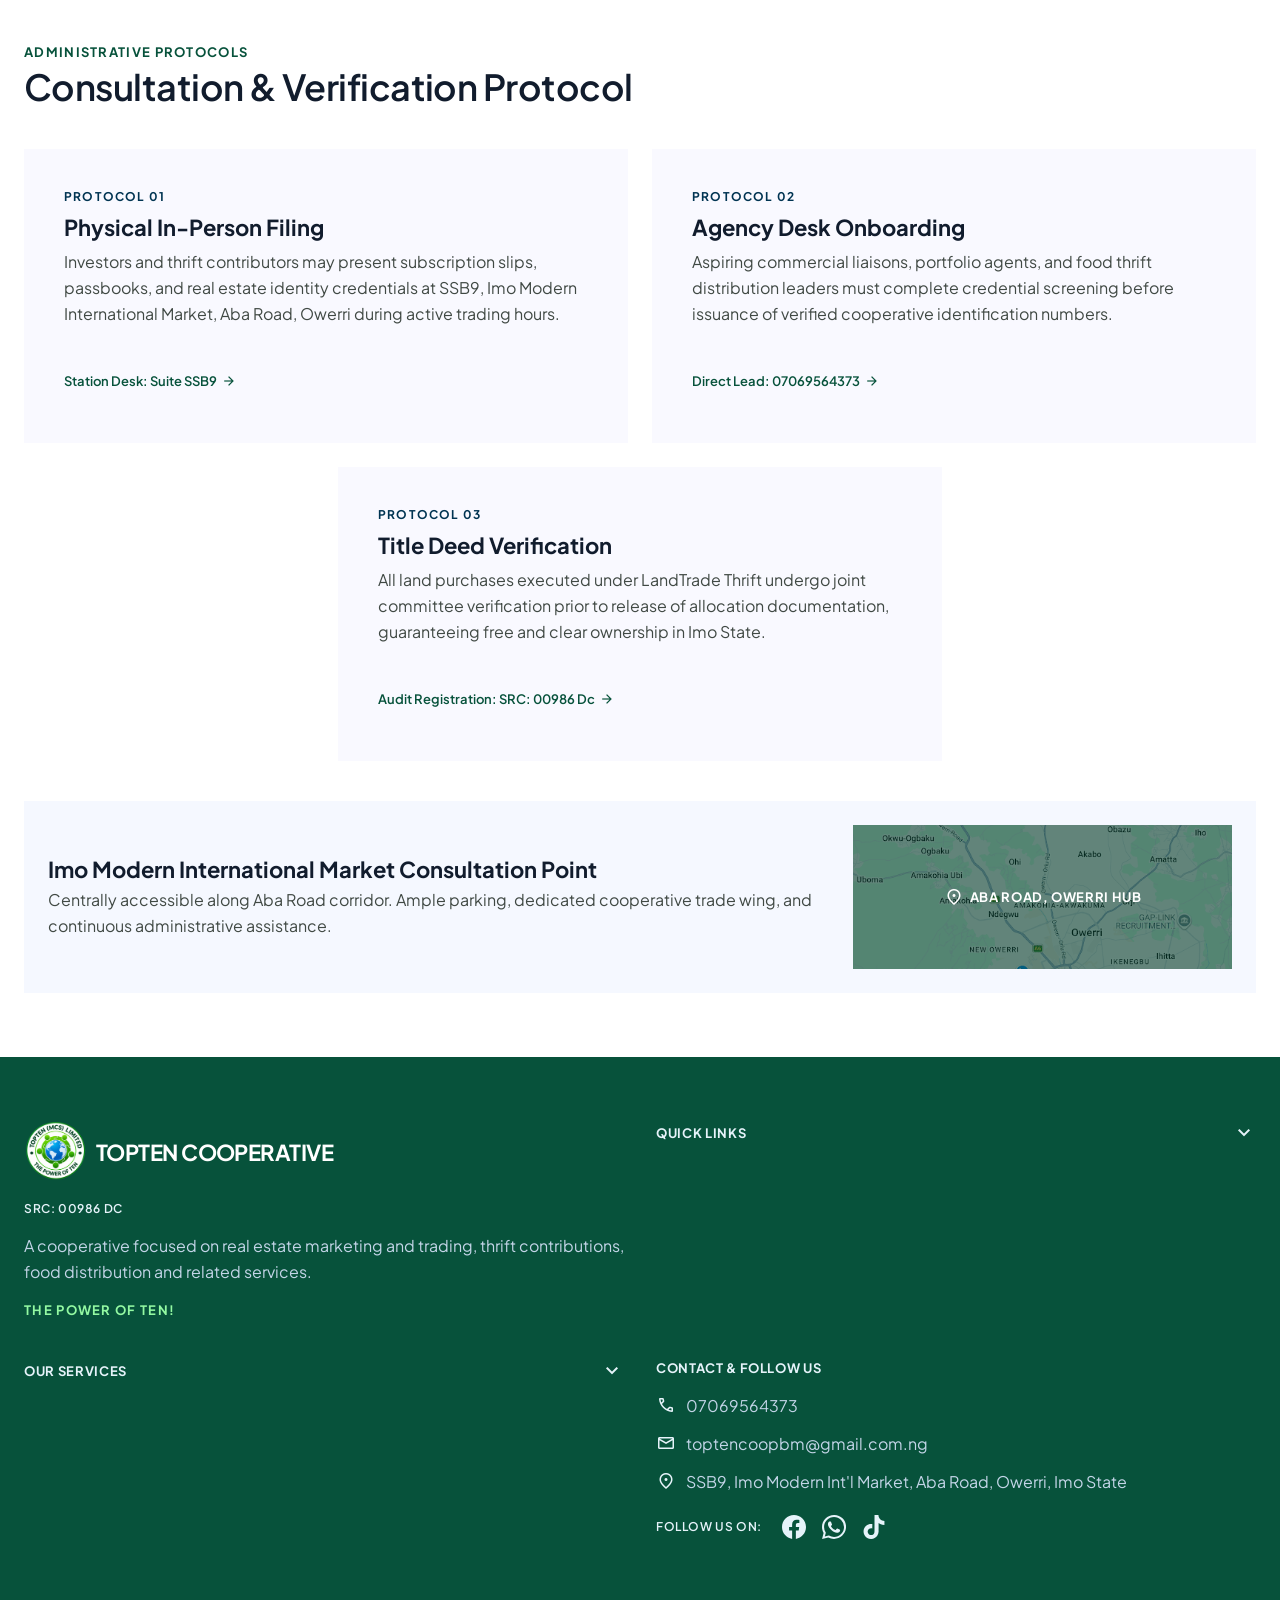
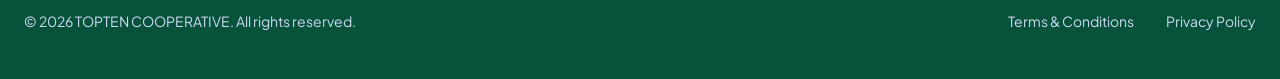
<file: contact-us.html>
<!DOCTYPE html>
<html lang="en">

<head>
  <!-- Document encoding and viewport -->
  <meta charset="utf-8" />
  <meta content="width=device-width, initial-scale=1.0" name="viewport" />
  <!-- Page identity and search metadata -->
  <title>
    Contact Us | TOPTEN COOPERATIVE
  </title>
  <meta
    content="Contact TOPTEN Cooperative by phone, WhatsApp or email, or visit the Imo Modern International Market office in Owerri for membership, savings and property enquiries."
    name="description" />
  <!-- Open Graph metadata for social sharing -->
  <meta content="Contact Us | TOPTEN COOPERATIVE" property="og:title" />
  <meta content="Contact TOPTEN by phone, WhatsApp or email for membership, thrift savings and property enquiries."
    property="og:description" />
  <meta content="https://www.toptencoop.com.ng/images/banners/home-hero-1.jpg" property="og:image" />
  <meta content="#" property="og:url" />
  <!-- Twitter Card metadata for social sharing -->
  <meta content="summary_large_image" name="twitter:card" />
  <meta content="Contact Us | TOPTEN COOPERATIVE" name="twitter:title" />
  <meta content="Contact TOPTEN by phone, WhatsApp or email for membership, thrift savings and property enquiries."
    name="twitter:description" />
  <meta content="https://www.toptencoop.com.ng/images/banners/home-hero-1.jpg" name="twitter:image" />
  <meta content="#" name="twitter:url" />
  <!-- Favicons and touch icon -->
  <link href="images/favicon/favicon.ico" rel="icon" sizes="48x48" />
  <link href="images/logo/favicon-32.png" rel="icon" sizes="32x32" type="image/png" />
  <link href="images/logo/favicon-192.png" rel="icon" sizes="192x192" type="image/png" />
  <link href="images/logo/apple-touch-icon.png" rel="apple-touch-icon" />
  <!-- External and local stylesheets -->
  <!-- Fonts: Plus Jakarta Sans (text) and Material Symbols (icons) from Google Fonts. -->
  <link href="https://fonts.googleapis.com" rel="preconnect" />
  <link crossorigin="" href="https://fonts.gstatic.com" rel="preconnect" />
  <link href="https://fonts.googleapis.com/css2?family=Plus+Jakarta+Sans:wght@400;500;600;700&amp;display=swap"
    rel="stylesheet" />
  <link
    href="https://fonts.googleapis.com/css2?family=Material+Symbols+Outlined:opsz,wght,FILL,GRAD@20..48,100..700,0..1,-50..200"
    rel="stylesheet" />
  <!-- Browser normalization -->
  <link href="styles/normalize.css" rel="stylesheet" />
  <!-- Mobile-first base styles -->
  <link href="styles/small.css" rel="stylesheet" />
  <!-- Responsive and wider-screen styles -->
  <link href="styles/large.css" rel="stylesheet" />
</head>

<body>
  <header class="site-header">
    <div class="site-header__inner">
      <a class="brand" href="index.html">
        <img alt="" class="brand__logo" height="313" src="images/logo/topten-logo.png" width="320" />
        <span class="brand__text">
          <span class="brand__name">
            TOPTEN COOPERATIVE
          </span>
          <span class="brand__society">
            Owerri-North Multipurpose Society
          </span>
        </span>
      </a>
      <!-- Desktop navigation (1024px and up). Below that, only the hamburger is shown. -->
      <nav aria-label="Primary" class="primary-nav">
        <ul class="primary-nav__list">
          <li>
            <a class="primary-nav__link" href="index.html">
              Home
            </a>
          </li>
          <li class="nav-dropdown">
            <a aria-haspopup="true" class="primary-nav__link nav-dropdown__trigger" href="services.html">
              Our Services
              <span aria-hidden="true" class="material-symbols-outlined nav-dropdown__chevron">
                expand_more
              </span>
            </a>
            <ul class="nav-dropdown__menu">
              <li>
                <a class="nav-dropdown__link" href="services.html#homeowners">
                  Homeowners Thrift
                </a>
              </li>
              <li>
                <a class="nav-dropdown__link" href="services.html#landowners">
                  Landowners Thrift
                </a>
              </li>
              <li>
                <a class="nav-dropdown__link" href="services.html#landtrade">
                  LandTrade Thrift
                </a>
              </li>
              <li>
                <a class="nav-dropdown__link" href="services.html#thriftsave">
                  ThriftSave
                </a>
              </li>
              <li>
                <a class="nav-dropdown__link" href="services.html#foodthrift">
                  FoodThrift
                </a>
              </li>
            </ul>
          </li>
          <li>
            <a class="primary-nav__link" href="about-us.html">
              About Us
            </a>
          </li>
          <li>
            <a class="primary-nav__link" href="become-an-agent.html">
              Become an Agent
            </a>
          </li>
        </ul>
      </nav>
      <div class="site-header__actions">
        <a aria-current="page" class="header-cta" href="contact-us.html">
          Contact Us
        </a>
        <button aria-label="Navigation menu" class="menu-toggle" popovertarget="mobile-menu" type="button">
          <span aria-hidden="true" class="menu-toggle__bars">
            <span>
            </span>
            <span>
            </span>
            <span>
            </span>
          </span>
        </button>
      </div>
      <!-- Mobile and tablet menu: a native popover, so open/close, Escape and outside-click need no JavaScript. -->
      <div class="mobile-menu" id="mobile-menu" popover="">
        <nav aria-label="Mobile">
          <ul class="mobile-menu__list">
            <li>
              <a class="mobile-menu__link" href="index.html">
                Home
              </a>
            </li>
            <li>
              <details class="mobile-menu__group">
                <summary class="mobile-menu__link mobile-menu__summary">
                  <span>
                    Our Services
                  </span>
                  <span aria-hidden="true" class="material-symbols-outlined mobile-menu__chevron">
                    expand_more
                  </span>
                </summary>
                <ul class="mobile-menu__submenu">
                  <li>
                    <a class="mobile-menu__sublink" href="services.html#homeowners">
                      Homeowners Thrift
                    </a>
                  </li>
                  <li>
                    <a class="mobile-menu__sublink" href="services.html#landowners">
                      Landowners Thrift
                    </a>
                  </li>
                  <li>
                    <a class="mobile-menu__sublink" href="services.html#landtrade">
                      LandTrade Thrift
                    </a>
                  </li>
                  <li>
                    <a class="mobile-menu__sublink" href="services.html#thriftsave">
                      ThriftSave
                    </a>
                  </li>
                  <li>
                    <a class="mobile-menu__sublink" href="services.html#foodthrift">
                      FoodThrift
                    </a>
                  </li>
                </ul>
              </details>
            </li>
            <li>
              <a class="mobile-menu__link" href="about-us.html">
                About Us
              </a>
            </li>
            <li>
              <a class="mobile-menu__link" href="become-an-agent.html">
                Become an Agent
              </a>
            </li>
          </ul>
          <a aria-current="page" class="mobile-menu__cta" href="contact-us.html">
            Contact Us
          </a>
        </nav>
      </div>
    </div>
  </header>
  <main class="site-main bg-surface" id="main-content">
    <div class="flex flex-col w-full">
      <!-- Contact page introduction. -->
      <section class="w-full bg-surface-white py-space-xl">
        <div class="max-w-[1280px] mx-auto px-gutter-mobile md:px-gutter">
          <div class="flex flex-col md:flex-row md:items-end justify-between gap-space-md">
            <div class="max-w-2xl">
              <div class="flex items-center gap-space-xs mb-3">
                <span class="w-2.5 h-2.5 bg-primary-container inline-block">
                </span>
                <span
                  class="font-caption-label text-caption-label text-primary-container uppercase tracking-widest font-bold">
                  Institutional Liaison &amp; Desk
                </span>
              </div>
              <h1 class="font-headline-section text-headline-section text-primary">
                Contact TOPTEN
              </h1>
              <p class="font-body-large text-body-large text-on-surface-variant mt-space-xs">
                Have a question about TOPTEN or its services? Get in touch with us using the official cooperative
                contact details below.
              </p>
            </div>
            <div class="bg-light-blue-surface px-space-md py-space-xs self-start md:self-end">
              <p class="font-legal-micro text-legal-micro text-tertiary font-semibold tracking-wider uppercase">
                REG: SRC: 00986 Dc • OWERRI-NORTH MULTIPURPOSE
              </p>
            </div>
          </div>
        </div>
      </section>
      <!-- Phone and WhatsApp contact, email, address and directions. -->
      <section class="w-full bg-surface py-space-xl">
        <div class="max-w-[1280px] mx-auto px-gutter-mobile md:px-gutter">
          <div class="grid grid-cols-1 lg:grid-cols-12 gap-space-lg items-start">
            <div class="lg:col-span-6 flex flex-col gap-space-md">
              <div
                class="bg-surface-white p-space-lg shadow-[0_8px_24px_rgba(30,41,59,0.08)] border border-border-subtle flex flex-col justify-between">
                <div>
                  <div class="flex items-center justify-between mb-space-sm">
                    <span
                      class="font-caption-label text-caption-label font-bold uppercase tracking-wider text-primary-container">
                      Voice &amp; Direct Messaging
                    </span>
                    <div
                      class="w-10 h-10 rounded-full bg-light-blue-surface flex items-center justify-center text-primary-container">
                      <span class="material-symbols-outlined text-[24px]">
                        support_agent
                      </span>
                    </div>
                  </div>
                  <h2 class="font-title-card text-title-card text-on-surface font-semibold mb-2">
                    Telephone &amp; WhatsApp Direct
                  </h2>
                  <p class="font-body-default text-body-default text-on-surface-variant mb-space-md">
                    Connect directly with our member support and secretariat desks for cooperative membership
                    verification, savings deposits, and real estate inquiries.
                  </p>
                </div>
                <div class="grid grid-cols-1 sm:grid-cols-2 gap-space-xs pt-space-xs">
                  <a class="h-12 inline-flex items-center justify-center gap-2 bg-primary-container text-on-primary px-space-md font-button-label text-button-label hover:bg-primary transition-colors text-center"
                    href="tel:07069564373">
                    <span class="material-symbols-outlined text-[20px]">
                      call
                    </span>
                    <span>
                      07069564373
                    </span>
                  </a>
                  <a class="h-12 inline-flex items-center justify-center gap-2 bg-secondary text-on-primary px-space-md font-button-label text-button-label hover:bg-primary transition-colors text-center"
                    href="https://wa.me/2347069564373" rel="noopener noreferrer" target="_blank">
                    <svg class="w-5 h-5 inline-block shrink-0" fill="currentColor" viewbox="0 0 24 24">
                      <path
                        d="M17.472 14.382c-.297-.149-1.758-.867-2.03-.967-.273-.099-.471-.148-.67.15-.197.297-.767.966-.94 1.164-.173.199-.347.223-.644.075-.297-.15-1.255-.463-2.39-1.475-.883-.788-1.48-1.761-1.653-2.059-.173-.297-.018-.458.13-.606.134-.133.298-.347.446-.52.149-.174.198-.298.298-.497.099-.198.05-.371-.025-.52-.075-.149-.669-1.612-.916-2.207-.242-.579-.487-.5-.669-.51-.173-.008-.371-.01-.57-.01-.198 0-.52.074-.792.372-.272.297-1.04 1.016-1.04 2.479 0 1.462 1.065 2.875 1.213 3.074.149.198 2.096 3.2 5.077 4.487.709.306 1.262.489 1.694.625.712.227 1.36.195 1.871.118.571-.085 1.758-.719 2.006-1.413.248-.694.248-1.289.173-1.413-.074-.124-.272-.198-.57-.347m-5.421 7.403h-.004a9.87 9.87 0 01-5.031-1.378l-.361-.214-3.741.982.998-3.648-.235-.374a9.86 9.86 0 01-1.51-5.26c.001-5.45 4.436-9.884 9.888-9.884 2.64 0 5.122 1.03 6.988 2.898a9.825 9.825 0 012.893 6.994c-.003 5.45-4.437 9.884-9.885 9.884m8.413-18.297A11.815 11.815 0 0012.05 0C5.495 0 .16 5.335.157 11.892c0 2.096.547 4.142 1.588 5.945L.057 24l6.305-1.654a11.882 11.882 0 005.683 1.448h.005c6.554 0 11.89-5.335 11.893-11.893a11.821 11.821 0 00-3.48-8.413z">
                      </path>
                    </svg>
                    <span>
                      Chat on WhatsApp
                    </span>
                  </a>
                </div>
              </div>
              <div
                class="bg-surface-white p-space-lg shadow-[0_8px_24px_rgba(30,41,59,0.08)] border border-border-subtle flex flex-col justify-between">
                <div>
                  <div class="flex items-center justify-between mb-space-sm">
                    <span
                      class="font-caption-label text-caption-label font-bold uppercase tracking-wider text-primary-container">
                      Electronic Correspondence
                    </span>
                    <div
                      class="w-10 h-10 rounded-full bg-light-blue-surface flex items-center justify-center text-primary-container">
                      <span class="material-symbols-outlined text-[24px]">
                        mail
                      </span>
                    </div>
                  </div>
                  <h2 class="font-title-card text-title-card text-on-surface font-semibold mb-2">
                    Email Secretariat Desk
                  </h2>
                  <p class="font-body-default text-body-default text-on-surface-variant mb-space-md">
                    Send documentation, business proposals, investment memos, or general inquiries to our official email
                    registry.
                  </p>
                </div>
                <div>
                  <a class="w-full min-h-[48px] inline-flex items-center justify-between bg-light-blue-surface hover:bg-surface-container-high/60 transition-colors p-space-sm text-tertiary font-body-large text-body-large break-all gap-2"
                    href="mailto:toptencoopbm@gmail.com.ng">
                    <div class="flex items-center gap-2">
                      <span class="material-symbols-outlined text-[20px] shrink-0">
                        alternate_email
                      </span>
                      <span>
                        toptencoopbm@gmail.com.ng
                      </span>
                    </div>
                    <span class="material-symbols-outlined text-[20px] shrink-0">
                      arrow_forward
                    </span>
                  </a>
                  <p class="font-legal-micro text-legal-micro text-on-surface-variant mt-2 flex items-center gap-1.5">
                    <span class="material-symbols-outlined text-[16px] text-outline">
                      verified
                    </span>
                    <span>
                      Official registry address. Inquiries responded to within 24 to 48 business hours.
                    </span>
                  </p>
                </div>
              </div>
              <div
                class="bg-surface-white p-space-lg shadow-[0_8px_24px_rgba(30,41,59,0.08)] border border-border-subtle flex flex-col justify-between">
                <div>
                  <div class="flex items-center justify-between mb-space-sm">
                    <span
                      class="font-caption-label text-caption-label font-bold uppercase tracking-wider text-primary-container">
                      Physical Liaison Secretariat
                    </span>
                    <div
                      class="w-10 h-10 rounded-full bg-light-blue-surface flex items-center justify-center text-primary-container">
                      <span class="material-symbols-outlined text-[24px]">
                        location_city
                      </span>
                    </div>
                  </div>
                  <h2 class="font-title-card text-title-card text-on-surface font-semibold mb-2">
                    Physical Headquarters
                  </h2>
                  <div class="p-space-sm bg-surface-container-low border border-border-subtle mb-space-sm">
                    <p class="font-body-large text-body-large text-on-surface">
                      Suite SSB9, Imo Modern International Market, Aba Road, Owerri, Imo State, Nigeria.
                    </p>
                  </div>
                  <p class="font-body-default text-body-default text-on-surface-variant">
                    Walk-in member registry, subscription validation, passbook stamping, and contract signing.
                  </p>
                </div>
                <div class="mt-space-md pt-space-xs border-t border-border-subtle flex items-center justify-between">
                  <div class="flex items-center gap-2 text-on-surface-variant font-caption-label text-caption-label">
                    <span class="material-symbols-outlined text-[18px] text-primary-container">
                      schedule
                    </span>
                    <span>
                      Mon – Fri: 08:30 AM – 04:30 PM (WAT)
                    </span>
                  </div>
                  <span
                    class="font-legal-micro text-legal-micro text-primary-container font-bold tracking-wider uppercase">
                    Suite SSB9
                  </span>
                </div>
              </div>
            </div>
            <div class="lg:col-span-6 flex flex-col gap-space-md h-full">
              <div
                class="bg-surface-white p-space-lg shadow-[0_8px_24px_rgba(30,41,59,0.08)] border border-border-subtle flex flex-col h-full">
                <div class="flex items-center justify-between mb-space-sm">
                  <div>
                    <span
                      class="font-caption-label text-caption-label font-bold uppercase tracking-wider text-primary-container block mb-1">
                      Geographic Location
                    </span>
                    <h2 class="font-title-card text-title-card text-on-surface font-bold">
                      Imo Modern International Market
                    </h2>
                  </div>
                  <div
                    class="w-10 h-10 rounded-full bg-light-blue-surface flex items-center justify-center text-primary-container shrink-0">
                    <span class="material-symbols-outlined text-[24px]">
                      pin_drop
                    </span>
                  </div>
                </div>
                <p class="font-body-default text-body-default text-on-surface-variant mb-space-md">
                  Conveniently situated along the Aba Road commercial corridor in Owerri, providing rapid access,
                  dedicated parking, and administrative oversight.
                </p>
                <div
                  class="relative w-full h-64 sm:h-80 md:h-96 lg:h-[420px] overflow-hidden border border-border-subtle mb-space-md bg-surface-container-high">
                  <iframe allowfullscreen="" class="w-full h-full border-0" loading="lazy"
                    referrerpolicy="no-referrer-when-downgrade"
                    src="https://www.google.com/maps?q=Imo+Modern+International+Market+Aba+Road+Owerri&amp;output=embed"
                    title="Imo Modern International Market Owerri Map">
                  </iframe>
                </div>
                <div
                  class="p-space-sm bg-light-blue-surface flex flex-col sm:flex-row sm:items-center justify-between gap-space-xs mt-auto">
                  <div class="flex items-start sm:items-center gap-2">
                    <span class="material-symbols-outlined text-tertiary text-[20px] shrink-0">
                      directions_car
                    </span>
                    <span class="font-body-default text-body-default text-tertiary font-medium">
                      Aba Road Transit Corridor, Owerri
                    </span>
                  </div>
                  <a class="inline-flex items-center gap-1 font-caption-label text-caption-label text-primary font-bold hover:underline"
                    href="https://www.google.com/maps/search/?api=1&amp;query=Imo+Modern+International+Market+Aba+Road+Owerri"
                    rel="noopener noreferrer" target="_blank">
                    <span>
                      Open in Maps
                    </span>
                    <span class="material-symbols-outlined text-[16px]">
                      open_in_new
                    </span>
                  </a>
                </div>
              </div>
            </div>
          </div>
        </div>
      </section>
      <!-- In-person consultation and administrative verification information. -->
      <section class="w-full bg-surface-white py-space-xl">
        <div class="max-w-[1280px] mx-auto px-gutter-mobile md:px-gutter">
          <div class="mb-space-lg">
            <span
              class="font-caption-label text-caption-label text-primary-container uppercase tracking-widest font-bold block mb-1">
              Administrative Protocols
            </span>
            <h2 class="font-headline-section text-headline-section text-on-surface">
              Consultation &amp; Verification Protocol
            </h2>
          </div>
          <div class="grid grid-cols-1 md:grid-cols-2 gap-space-md contact-protocol-grid">
            <div class="bg-surface p-space-lg flex flex-col justify-between">
              <div>
                <span
                  class="font-legal-micro text-legal-micro text-tertiary font-bold tracking-widest uppercase block mb-space-xs">
                  PROTOCOL 01
                </span>
                <h3 class="font-title-card text-title-card text-on-surface font-bold mb-2">
                  Physical In-Person Filing
                </h3>
                <p class="font-body-default text-body-default text-on-surface-variant leading-relaxed">
                  Investors and thrift contributors may present subscription slips, passbooks, and real estate identity
                  credentials at SSB9, Imo Modern International Market, Aba Road, Owerri during active trading hours.
                </p>
              </div>
              <div class="mt-space-md pt-space-xs">
                <span
                  class="font-caption-label text-caption-label text-primary-container font-semibold inline-flex items-center gap-1 min-h-[44px]">
                  <span>
                    Station Desk: Suite SSB9
                  </span>
                  <span class="material-symbols-outlined text-[16px]">
                    arrow_forward
                  </span>
                </span>
              </div>
            </div>
            <div class="bg-surface p-space-lg flex flex-col justify-between">
              <div>
                <span
                  class="font-legal-micro text-legal-micro text-tertiary font-bold tracking-widest uppercase block mb-space-xs">
                  PROTOCOL 02
                </span>
                <h3 class="font-title-card text-title-card text-on-surface font-bold mb-2">
                  Agency Desk Onboarding
                </h3>
                <p class="font-body-default text-body-default text-on-surface-variant leading-relaxed">
                  Aspiring commercial liaisons, portfolio agents, and food thrift distribution leaders must complete
                  credential screening before issuance of verified cooperative identification numbers.
                </p>
              </div>
              <div class="mt-space-md pt-space-xs">
                <a class="font-caption-label text-caption-label text-primary-container font-semibold inline-flex items-center gap-1 min-h-[44px]"
                  href="tel:07069564373">
                  <span>
                    Direct Lead: 07069564373
                  </span>
                  <span class="material-symbols-outlined text-[16px]">
                    arrow_forward
                  </span>
                </a>
              </div>
            </div>
            <div class="bg-surface p-space-lg flex flex-col justify-between md:col-span-2">
              <div>
                <span
                  class="font-legal-micro text-legal-micro text-tertiary font-bold tracking-widest uppercase block mb-space-xs">
                  PROTOCOL 03
                </span>
                <h3 class="font-title-card text-title-card text-on-surface font-bold mb-2">
                  Title Deed Verification
                </h3>
                <p class="font-body-default text-body-default text-on-surface-variant leading-relaxed">
                  All land purchases executed under LandTrade Thrift undergo joint committee verification prior to
                  release of allocation documentation, guaranteeing free and clear ownership in Imo State.
                </p>
              </div>
              <div class="mt-space-md pt-space-xs">
                <span
                  class="font-caption-label text-caption-label text-primary-container font-semibold inline-flex items-center gap-1 min-h-[44px]">
                  <span>
                    Audit Registration: SRC: 00986 Dc
                  </span>
                  <span class="material-symbols-outlined text-[16px]">
                    arrow_forward
                  </span>
                </span>
              </div>
            </div>
          </div>
          <div class="mt-space-lg bg-surface-container-high/30 p-space-md">
            <div class="grid grid-cols-1 lg:grid-cols-12 gap-space-md items-center">
              <div class="lg:col-span-8">
                <h3 class="font-title-card text-title-card text-on-surface font-bold mb-1">
                  Imo Modern International Market Consultation Point
                </h3>
                <p class="font-body-default text-body-default text-on-surface-variant">
                  Centrally accessible along Aba Road corridor. Ample parking, dedicated cooperative trade wing, and
                  continuous administrative assistance.
                </p>
              </div>
              <div class="lg:col-span-4 flex lg:justify-end">
                <div class="w-full h-36 flex items-center justify-center relative overflow-hidden">
                  <img alt="Map showing Owerri and surrounding communities in Imo State."
                    class="absolute inset-0 w-full h-full object-cover" loading="lazy"
                    src="images/general/contact-consultation-hub.png" />
                  <div class="absolute inset-0 bg-primary/60 flex items-center justify-center p-3 text-center">
                    <span
                      class="font-caption-label text-caption-label text-on-primary font-bold uppercase tracking-wider flex items-center gap-1.5">
                      <span class="material-symbols-outlined text-[20px]">
                        location_on
                      </span>
                      Aba Road, Owerri Hub
                    </span>
                  </div>
                </div>
              </div>
            </div>
          </div>
        </div>
      </section>
    </div>
  </main>
  <footer class="site-footer">
    <div class="site-footer__inner">
      <div class="footer-grid">
        <div class="footer-brand">
          <div class="footer-brand__header">
            <img alt="TOPTEN Logo" class="footer-brand__logo" height="313" loading="lazy"
              src="images/logo/topten-logo.png" width="320" />
            <span class="footer-brand__name">
              TOPTEN COOPERATIVE
            </span>
          </div>
          <p class="footer-brand__reg">
            SRC: 00986 Dc
          </p>
          <p class="footer-brand__blurb">
            A cooperative focused on real estate marketing and trading, thrift contributions, food distribution and
            related services.
          </p>
          <p class="footer-brand__slogan">
            THE POWER OF TEN!
          </p>
        </div>
        <!-- Link columns collapse into <details> dropdowns below 768px and are always open from 768px up (see styles.css). -->
        <details class="footer-column">
          <summary class="footer-column__summary">
            <h3 class="footer-column__heading">
              Quick Links
            </h3>
            <span aria-hidden="true" class="material-symbols-outlined footer-column__chevron">
              expand_more
            </span>
          </summary>
          <ul class="footer-column__list">
            <li>
              <a class="footer-link" href="index.html">
                Home
              </a>
            </li>
            <li>
              <a class="footer-link" href="about-us.html">
                About Us
              </a>
            </li>
            <li>
              <a class="footer-link" href="become-an-agent.html">
                Become an Agent
              </a>
            </li>
            <li>
              <a class="footer-link" href="contact-us.html">
                Contact Us
              </a>
            </li>
            <li>
              <a class="footer-link" href="services.html">
                All Services
              </a>
            </li>
          </ul>
        </details>
        <details class="footer-column">
          <summary class="footer-column__summary">
            <h3 class="footer-column__heading">
              Our Services
            </h3>
            <span aria-hidden="true" class="material-symbols-outlined footer-column__chevron">
              expand_more
            </span>
          </summary>
          <ul class="footer-column__list">
            <li>
              <a class="footer-link" href="services.html#homeowners">
                Homeowners Thrift
              </a>
            </li>
            <li>
              <a class="footer-link" href="services.html#landowners">
                Landowners Thrift
              </a>
            </li>
            <li>
              <a class="footer-link" href="services.html#landtrade">
                LandTrade Thrift
              </a>
            </li>
            <li>
              <a class="footer-link" href="services.html#thriftsave">
                ThriftSave
              </a>
            </li>
            <li>
              <a class="footer-link" href="services.html#foodthrift">
                FoodThrift
              </a>
            </li>
          </ul>
        </details>
        <div class="footer-contact">
          <h3 class="footer-column__heading">
            Contact &amp; Follow Us
          </h3>
          <ul class="footer-contact__list">
            <li>
              <span aria-hidden="true" class="material-symbols-outlined">
                call
              </span>
              <a class="footer-contact__link" href="tel:07069564373">
                07069564373
              </a>
            </li>
            <li>
              <span aria-hidden="true" class="material-symbols-outlined">
                mail
              </span>
              <span class="footer-contact__email">
                toptencoopbm@gmail.com.ng
              </span>
            </li>
            <li>
              <span aria-hidden="true" class="material-symbols-outlined">
                location_on
              </span>
              <span>
                SSB9, Imo Modern Int'l Market, Aba Road, Owerri, Imo State
              </span>
            </li>
          </ul>
          <div class="footer-social">
            <span class="footer-social__label">
              Follow us on:
            </span>
            <span aria-label="Facebook" class="social-icon" role="img">
              <svg aria-hidden="true" fill="currentColor" viewbox="0 0 24 24">
                <path
                  d="M24 12.073c0-6.627-5.373-12-12-12s-12 5.373-12 12c0 5.99 4.388 10.954 10.125 11.854v-8.385H7.078v-3.47h3.047V9.43c0-3.007 1.792-4.669 4.533-4.669 1.312 0 2.686.235 2.686.235v2.953H15.83c-1.491 0-1.956.925-1.956 1.874v2.25h3.328l-.532 3.47h-2.796v8.385C19.612 23.027 24 18.062 24 12.073z">
                </path>
              </svg>
            </span>
            <span aria-label="WhatsApp" class="social-icon" role="img">
              <svg aria-hidden="true" fill="currentColor" viewbox="0 0 24 24">
                <path
                  d="M12.031 0C5.397 0 0 5.397 0 12.031c0 2.115.549 4.181 1.594 5.99L.055 24l6.155-1.615a11.97 11.97 0 005.821 1.493h.005c6.632 0 12.03-5.398 12.03-12.033 0-3.214-1.252-6.236-3.528-8.514A11.95 11.95 0 0012.031 0zm.004 21.996h-.004a9.96 9.96 0 01-5.076-1.39l-.364-.216-3.771.989 1.006-3.676-.237-.377a9.94 9.94 0 01-1.523-5.295c0-5.503 4.478-9.981 9.984-9.981 2.666 0 5.172 1.038 7.057 2.925a9.927 9.927 0 012.923 7.057c0 5.505-4.479 9.984-9.985 9.984zm5.474-7.475c-.3-.15-1.774-.875-2.049-.975-.275-.1-.475-.15-.675.15-.2.3-.775.975-.95 1.175-.175.2-.35.225-.65.075-.3-.15-1.267-.467-2.414-1.488-.893-.796-1.496-1.78-1.671-2.08-.175-.3-.019-.462.131-.611.135-.134.3-.35.45-.525.15-.175.2-.3.3-.5.1-.2.05-.375-.025-.525-.075-.15-.675-1.625-.925-2.225-.244-.583-.492-.504-.675-.513-.175-.009-.375-.01-.575-.01-.2 0-.525.075-.8.375-.275.3-1.05 1.025-1.05 2.5s1.075 2.898 1.225 3.1c.15.2 2.116 3.23 5.127 4.53.716.31 1.275.495 1.71.634.719.229 1.373.197 1.89.12.577-.086 1.774-.725 2.024-1.425.25-.7.25-1.3.175-1.425-.075-.125-.275-.2-.575-.35z">
                </path>
              </svg>
            </span>
            <span aria-label="TikTok" class="social-icon" role="img">
              <svg aria-hidden="true" fill="currentColor" viewbox="0 0 24 24">
                <path
                  d="M12.525.02c1.31-.02 2.61-.01 3.91-.02.08 1.53.63 3.09 1.75 4.17 1.12 1.11 2.7 1.62 4.24 1.79v4.03c-1.44-.05-2.89-.35-4.2-.97-.57-.26-1.1-.59-1.62-1.01-.02 2.92.01 5.84-.02 8.75-.08 1.4-.54 2.79-1.35 3.94-1.31 1.92-3.58 3.17-5.91 3.21-1.43.08-2.86-.31-4.08-1.03-2.02-1.19-3.44-3.37-3.65-5.71-.02-.5-.03-1-.01-1.49.18-1.9 1.12-3.72 2.58-4.96 1.66-1.44 3.98-2.13 6.15-1.72.02 1.48-.04 2.96-.04 4.44-.99-.32-2.15-.23-3.02.37-.63.41-1.11 1.04-1.36 1.75-.21.51-.24 1.07-.14 1.61.24 1.64 1.82 3.02 3.5 2.87 1.12-.01 2.19-.66 2.77-1.61.19-.33.4-.67.41-1.06.1-1.79.06-3.57.07-5.36.01-4.03-.01-8.05.02-12.07z">
                </path>
              </svg>
            </span>
          </div>
        </div>
      </div>
      <div class="footer-legal">
        <p>
          © 2026 TOPTEN COOPERATIVE. All rights reserved.
        </p>
        <ul class="footer-legal__links">
          <li>
            <a class="footer-link" href="terms-and-conditions.html">
              Terms &amp; Conditions
            </a>
          </li>
          <li>
            <a class="footer-link" href="privacy-policy.html">
              Privacy Policy
            </a>
          </li>
        </ul>
      </div>
    </div>
  </footer>
  <script src="scripts/mobile-menu.js" defer></script>
</body>

</html>
</file>
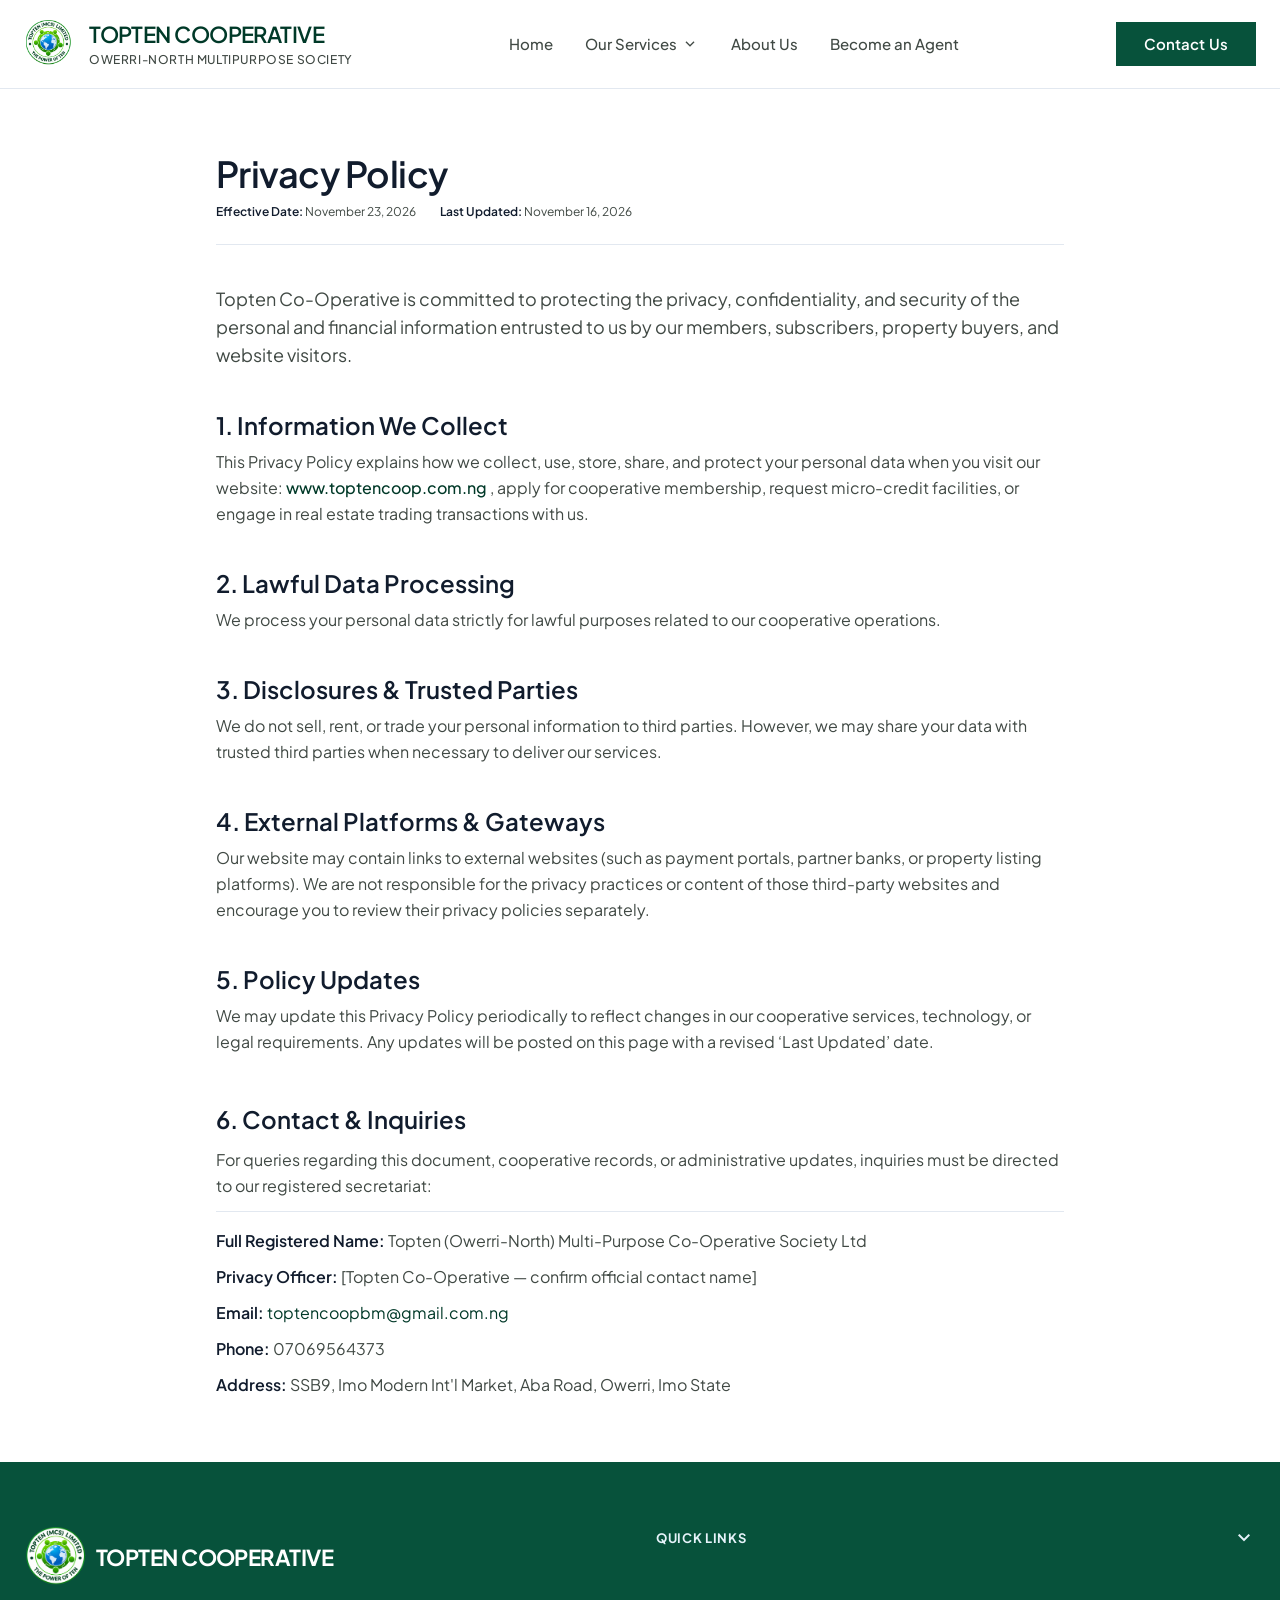
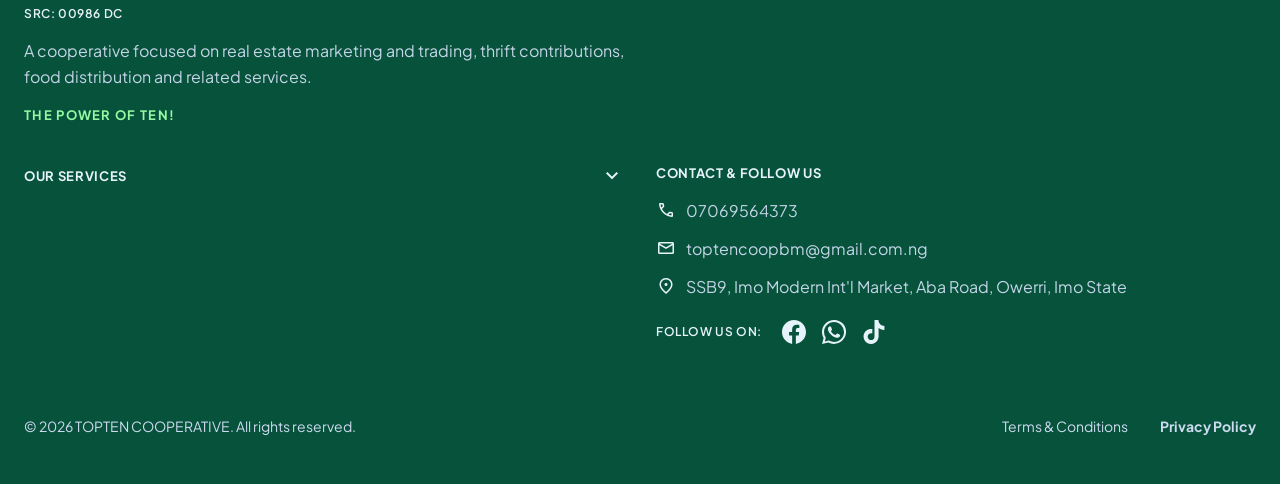
<file: privacy-policy.html>
<!DOCTYPE html>
<html lang="en">

<head>
  <!-- Document encoding and viewport -->
  <meta charset="utf-8" />
  <meta content="width=device-width, initial-scale=1.0" name="viewport" />
  <!-- Page identity and search metadata -->
  <title>
    Privacy Policy | TOPTEN COOPERATIVE
  </title>
  <meta
    content="How TOPTEN Cooperative collects, uses, stores and protects the personal data of members and subscribers, and how to contact us about your privacy."
    name="description" />
  <!-- Open Graph metadata for social sharing -->
  <meta content="Privacy Policy | TOPTEN COOPERATIVE" property="og:title" />
  <meta content="Learn how TOPTEN collects, uses, stores and protects member and subscriber personal data."
    property="og:description" />
  <meta content="https://www.toptencoop.com.ng/images/banners/home-hero-1.jpg" property="og:image" />
  <meta content="#" property="og:url" />
  <!-- Twitter Card metadata for social sharing -->
  <meta content="summary_large_image" name="twitter:card" />
  <meta content="Privacy Policy | TOPTEN COOPERATIVE" name="twitter:title" />
  <meta content="Learn how TOPTEN collects, uses, stores and protects member and subscriber personal data."
    name="twitter:description" />
  <meta content="https://www.toptencoop.com.ng/images/banners/home-hero-1.jpg" name="twitter:image" />
  <meta content="#" name="twitter:url" />
  <!-- Favicons and touch icon -->
  <link href="images/favicon/favicon.ico" rel="icon" sizes="48x48" />
  <link href="images/logo/favicon-32.png" rel="icon" sizes="32x32" type="image/png" />
  <link href="images/logo/favicon-192.png" rel="icon" sizes="192x192" type="image/png" />
  <link href="images/logo/apple-touch-icon.png" rel="apple-touch-icon" />
  <!-- External and local stylesheets -->
  <!-- Fonts: Plus Jakarta Sans (text) and Material Symbols (icons) from Google Fonts. -->
  <link href="https://fonts.googleapis.com" rel="preconnect" />
  <link crossorigin="" href="https://fonts.gstatic.com" rel="preconnect" />
  <link href="https://fonts.googleapis.com/css2?family=Plus+Jakarta+Sans:wght@400;500;600;700&amp;display=swap"
    rel="stylesheet" />
  <link
    href="https://fonts.googleapis.com/css2?family=Material+Symbols+Outlined:opsz,wght,FILL,GRAD@20..48,100..700,0..1,-50..200"
    rel="stylesheet" />
  <!-- Browser normalization -->
  <link href="styles/normalize.css" rel="stylesheet" />
  <!-- Mobile-first base styles -->
  <link href="styles/small.css" rel="stylesheet" />
  <!-- Responsive and wider-screen styles -->
  <link href="styles/large.css" rel="stylesheet" />
</head>

<body>
  <header class="site-header">
    <div class="site-header__inner">
      <a class="brand" href="index.html">
        <img alt="" class="brand__logo" height="313" src="images/logo/topten-logo.png" width="320" />
        <span class="brand__text">
          <span class="brand__name">
            TOPTEN COOPERATIVE
          </span>
          <span class="brand__society">
            Owerri-North Multipurpose Society
          </span>
        </span>
      </a>
      <!-- Desktop navigation (1024px and up). Below that, only the hamburger is shown. -->
      <nav aria-label="Primary" class="primary-nav">
        <ul class="primary-nav__list">
          <li>
            <a class="primary-nav__link" href="index.html">
              Home
            </a>
          </li>
          <li class="nav-dropdown">
            <a aria-haspopup="true" class="primary-nav__link nav-dropdown__trigger" href="services.html">
              Our Services
              <span aria-hidden="true" class="material-symbols-outlined nav-dropdown__chevron">
                expand_more
              </span>
            </a>
            <ul class="nav-dropdown__menu">
              <li>
                <a class="nav-dropdown__link" href="services.html#homeowners">
                  Homeowners Thrift
                </a>
              </li>
              <li>
                <a class="nav-dropdown__link" href="services.html#landowners">
                  Landowners Thrift
                </a>
              </li>
              <li>
                <a class="nav-dropdown__link" href="services.html#landtrade">
                  LandTrade Thrift
                </a>
              </li>
              <li>
                <a class="nav-dropdown__link" href="services.html#thriftsave">
                  ThriftSave
                </a>
              </li>
              <li>
                <a class="nav-dropdown__link" href="services.html#foodthrift">
                  FoodThrift
                </a>
              </li>
            </ul>
          </li>
          <li>
            <a class="primary-nav__link" href="about-us.html">
              About Us
            </a>
          </li>
          <li>
            <a class="primary-nav__link" href="become-an-agent.html">
              Become an Agent
            </a>
          </li>
        </ul>
      </nav>
      <div class="site-header__actions">
        <a class="header-cta" href="contact-us.html">
          Contact Us
        </a>
        <button aria-label="Navigation menu" class="menu-toggle" popovertarget="mobile-menu" type="button">
          <span aria-hidden="true" class="menu-toggle__bars">
            <span>
            </span>
            <span>
            </span>
            <span>
            </span>
          </span>
        </button>
      </div>
      <!-- Mobile and tablet menu: a native popover, so open/close, Escape and outside-click need no JavaScript. -->
      <div class="mobile-menu" id="mobile-menu" popover="">
        <nav aria-label="Mobile">
          <ul class="mobile-menu__list">
            <li>
              <a class="mobile-menu__link" href="index.html">
                Home
              </a>
            </li>
            <li>
              <details class="mobile-menu__group">
                <summary class="mobile-menu__link mobile-menu__summary">
                  <span>
                    Our Services
                  </span>
                  <span aria-hidden="true" class="material-symbols-outlined mobile-menu__chevron">
                    expand_more
                  </span>
                </summary>
                <ul class="mobile-menu__submenu">
                  <li>
                    <a class="mobile-menu__sublink" href="services.html#homeowners">
                      Homeowners Thrift
                    </a>
                  </li>
                  <li>
                    <a class="mobile-menu__sublink" href="services.html#landowners">
                      Landowners Thrift
                    </a>
                  </li>
                  <li>
                    <a class="mobile-menu__sublink" href="services.html#landtrade">
                      LandTrade Thrift
                    </a>
                  </li>
                  <li>
                    <a class="mobile-menu__sublink" href="services.html#thriftsave">
                      ThriftSave
                    </a>
                  </li>
                  <li>
                    <a class="mobile-menu__sublink" href="services.html#foodthrift">
                      FoodThrift
                    </a>
                  </li>
                </ul>
              </details>
            </li>
            <li>
              <a class="mobile-menu__link" href="about-us.html">
                About Us
              </a>
            </li>
            <li>
              <a class="mobile-menu__link" href="become-an-agent.html">
                Become an Agent
              </a>
            </li>
          </ul>
          <a class="mobile-menu__cta" href="contact-us.html">
            Contact Us
          </a>
        </nav>
      </div>
    </div>
  </header>
  <main class="site-main bg-surface-white" id="main-content">
    <!-- Privacy policy: data collection, use, disclosures, external services and contact information. -->
    <div class="w-full bg-surface-white py-space-xl min-h-[calc(100vh-88px)]">
      <div class="max-w-4xl mx-auto px-4 sm:px-6">
        <div class="border-b border-border-subtle pb-space-md mb-space-lg">
          <h1
            class="font-headline-section text-2xl sm:text-headline-section-mobile md:text-headline-section text-on-surface font-bold tracking-tight mb-space-xs">
            Privacy Policy
          </h1>
          <div
            class="flex flex-col sm:flex-row sm:items-center gap-2 sm:gap-6 font-legal-micro text-legal-micro text-on-surface-variant">
            <p>
              <span class="font-semibold text-on-surface">
                Effective Date:
              </span>
              November 23, 2026
            </p>
            <p>
              <span class="font-semibold text-on-surface">
                Last Updated:
              </span>
              November 16, 2026
            </p>
          </div>
        </div>
        <div class="space-y-space-lg text-body-default font-body-default text-on-surface leading-relaxed">
          <p class="text-body-large font-body-large text-on-surface-variant">
            Topten Co-Operative is committed to protecting the privacy, confidentiality, and security of the personal
            and financial information entrusted to us by our members, subscribers, property buyers, and website
            visitors.
          </p>
          <section class="space-y-2">
            <h2 class="font-title-card text-xl sm:text-2xl font-semibold text-on-surface">
              1. Information We Collect
            </h2>
            <p class="text-on-surface-variant leading-relaxed">
              This Privacy Policy explains how we collect, use, store, share, and protect your personal data when you
              visit our website:
              <span class="text-primary font-medium">
                www.toptencoop.com.ng
              </span>
              , apply for cooperative membership, request micro-credit facilities, or engage in real estate trading
              transactions with us.
            </p>
          </section>
          <section class="space-y-2">
            <h2 class="font-title-card text-xl sm:text-2xl font-semibold text-on-surface">
              2. Lawful Data Processing
            </h2>
            <p class="text-on-surface-variant leading-relaxed">
              We process your personal data strictly for lawful purposes related to our cooperative operations.
            </p>
          </section>
          <section class="space-y-2">
            <h2 class="font-title-card text-xl sm:text-2xl font-semibold text-on-surface">
              3. Disclosures &amp; Trusted Parties
            </h2>
            <p class="text-on-surface-variant leading-relaxed">
              We do not sell, rent, or trade your personal information to third parties. However, we may share your data
              with trusted third parties when necessary to deliver our services.
            </p>
          </section>
          <section class="space-y-2">
            <h2 class="font-title-card text-xl sm:text-2xl font-semibold text-on-surface">
              4. External Platforms &amp; Gateways
            </h2>
            <p class="text-on-surface-variant leading-relaxed">
              Our website may contain links to external websites (such as payment portals, partner banks, or property
              listing platforms). We are not responsible for the privacy practices or content of those third-party
              websites and encourage you to review their privacy policies separately.
            </p>
          </section>
          <section class="space-y-2">
            <h2 class="font-title-card text-xl sm:text-2xl font-semibold text-on-surface">
              5. Policy Updates
            </h2>
            <p class="text-on-surface-variant leading-relaxed">
              We may update this Privacy Policy periodically to reflect changes in our cooperative services, technology,
              or legal requirements. Any updates will be posted on this page with a revised ‘Last Updated’ date.
            </p>
          </section>
          <section class="space-y-3 pt-space-xs">
            <h2 class="font-title-card text-xl sm:text-2xl font-semibold text-on-surface">
              6. Contact &amp; Inquiries
            </h2>
            <p class="text-on-surface-variant leading-relaxed">
              For queries regarding this document, cooperative records, or administrative updates, inquiries must be
              directed to our registered secretariat:
            </p>
            <div
              class="border-t border-border-subtle pt-4 space-y-2.5 font-body-default text-body-default text-on-surface-variant break-words">
              <p>
                <span class="font-semibold text-on-surface">
                  Full Registered Name:
                </span>
                Topten (Owerri-North) Multi-Purpose Co-Operative Society Ltd
              </p>
              <p>
                <span class="font-semibold text-on-surface">
                  Privacy Officer:
                </span>
                [Topten Co-Operative — confirm official contact name]
              </p>
              <p>
                <span class="font-semibold text-on-surface">
                  Email:
                </span>
                <a class="text-primary hover:underline" href="mailto:toptencoopbm@gmail.com.ng">
                  toptencoopbm@gmail.com.ng
                </a>
              </p>
              <p>
                <span class="font-semibold text-on-surface">
                  Phone:
                </span>
                07069564373
              </p>
              <p>
                <span class="font-semibold text-on-surface">
                  Address:
                </span>
                SSB9, Imo Modern Int'l Market, Aba Road, Owerri, Imo State
              </p>
            </div>
          </section>
        </div>
      </div>
    </div>
  </main>
  <footer class="site-footer">
    <div class="site-footer__inner">
      <div class="footer-grid">
        <div class="footer-brand">
          <div class="footer-brand__header">
            <img alt="TOPTEN Logo" class="footer-brand__logo" height="313" loading="lazy"
              src="images/logo/topten-logo.png" width="320" />
            <span class="footer-brand__name">
              TOPTEN COOPERATIVE
            </span>
          </div>
          <p class="footer-brand__reg">
            SRC: 00986 Dc
          </p>
          <p class="footer-brand__blurb">
            A cooperative focused on real estate marketing and trading, thrift contributions, food distribution and
            related services.
          </p>
          <p class="footer-brand__slogan">
            THE POWER OF TEN!
          </p>
        </div>
        <!-- Link columns collapse into <details> dropdowns below 768px and are always open from 768px up (see styles.css). -->
        <details class="footer-column">
          <summary class="footer-column__summary">
            <h3 class="footer-column__heading">
              Quick Links
            </h3>
            <span aria-hidden="true" class="material-symbols-outlined footer-column__chevron">
              expand_more
            </span>
          </summary>
          <ul class="footer-column__list">
            <li>
              <a class="footer-link" href="index.html">
                Home
              </a>
            </li>
            <li>
              <a class="footer-link" href="about-us.html">
                About Us
              </a>
            </li>
            <li>
              <a class="footer-link" href="become-an-agent.html">
                Become an Agent
              </a>
            </li>
            <li>
              <a class="footer-link" href="contact-us.html">
                Contact Us
              </a>
            </li>
            <li>
              <a class="footer-link" href="services.html">
                All Services
              </a>
            </li>
          </ul>
        </details>
        <details class="footer-column">
          <summary class="footer-column__summary">
            <h3 class="footer-column__heading">
              Our Services
            </h3>
            <span aria-hidden="true" class="material-symbols-outlined footer-column__chevron">
              expand_more
            </span>
          </summary>
          <ul class="footer-column__list">
            <li>
              <a class="footer-link" href="services.html#homeowners">
                Homeowners Thrift
              </a>
            </li>
            <li>
              <a class="footer-link" href="services.html#landowners">
                Landowners Thrift
              </a>
            </li>
            <li>
              <a class="footer-link" href="services.html#landtrade">
                LandTrade Thrift
              </a>
            </li>
            <li>
              <a class="footer-link" href="services.html#thriftsave">
                ThriftSave
              </a>
            </li>
            <li>
              <a class="footer-link" href="services.html#foodthrift">
                FoodThrift
              </a>
            </li>
          </ul>
        </details>
        <div class="footer-contact">
          <h3 class="footer-column__heading">
            Contact &amp; Follow Us
          </h3>
          <ul class="footer-contact__list">
            <li>
              <span aria-hidden="true" class="material-symbols-outlined">
                call
              </span>
              <a class="footer-contact__link" href="tel:07069564373">
                07069564373
              </a>
            </li>
            <li>
              <span aria-hidden="true" class="material-symbols-outlined">
                mail
              </span>
              <span class="footer-contact__email">
                toptencoopbm@gmail.com.ng
              </span>
            </li>
            <li>
              <span aria-hidden="true" class="material-symbols-outlined">
                location_on
              </span>
              <span>
                SSB9, Imo Modern Int'l Market, Aba Road, Owerri, Imo State
              </span>
            </li>
          </ul>
          <div class="footer-social">
            <span class="footer-social__label">
              Follow us on:
            </span>
            <span aria-label="Facebook" class="social-icon" role="img">
              <svg aria-hidden="true" fill="currentColor" viewbox="0 0 24 24">
                <path
                  d="M24 12.073c0-6.627-5.373-12-12-12s-12 5.373-12 12c0 5.99 4.388 10.954 10.125 11.854v-8.385H7.078v-3.47h3.047V9.43c0-3.007 1.792-4.669 4.533-4.669 1.312 0 2.686.235 2.686.235v2.953H15.83c-1.491 0-1.956.925-1.956 1.874v2.25h3.328l-.532 3.47h-2.796v8.385C19.612 23.027 24 18.062 24 12.073z">
                </path>
              </svg>
            </span>
            <span aria-label="WhatsApp" class="social-icon" role="img">
              <svg aria-hidden="true" fill="currentColor" viewbox="0 0 24 24">
                <path
                  d="M12.031 0C5.397 0 0 5.397 0 12.031c0 2.115.549 4.181 1.594 5.99L.055 24l6.155-1.615a11.97 11.97 0 005.821 1.493h.005c6.632 0 12.03-5.398 12.03-12.033 0-3.214-1.252-6.236-3.528-8.514A11.95 11.95 0 0012.031 0zm.004 21.996h-.004a9.96 9.96 0 01-5.076-1.39l-.364-.216-3.771.989 1.006-3.676-.237-.377a9.94 9.94 0 01-1.523-5.295c0-5.503 4.478-9.981 9.984-9.981 2.666 0 5.172 1.038 7.057 2.925a9.927 9.927 0 012.923 7.057c0 5.505-4.479 9.984-9.985 9.984zm5.474-7.475c-.3-.15-1.774-.875-2.049-.975-.275-.1-.475-.15-.675.15-.2.3-.775.975-.95 1.175-.175.2-.35.225-.65.075-.3-.15-1.267-.467-2.414-1.488-.893-.796-1.496-1.78-1.671-2.08-.175-.3-.019-.462.131-.611.135-.134.3-.35.45-.525.15-.175.2-.3.3-.5.1-.2.05-.375-.025-.525-.075-.15-.675-1.625-.925-2.225-.244-.583-.492-.504-.675-.513-.175-.009-.375-.01-.575-.01-.2 0-.525.075-.8.375-.275.3-1.05 1.025-1.05 2.5s1.075 2.898 1.225 3.1c.15.2 2.116 3.23 5.127 4.53.716.31 1.275.495 1.71.634.719.229 1.373.197 1.89.12.577-.086 1.774-.725 2.024-1.425.25-.7.25-1.3.175-1.425-.075-.125-.275-.2-.575-.35z">
                </path>
              </svg>
            </span>
            <span aria-label="TikTok" class="social-icon" role="img">
              <svg aria-hidden="true" fill="currentColor" viewbox="0 0 24 24">
                <path
                  d="M12.525.02c1.31-.02 2.61-.01 3.91-.02.08 1.53.63 3.09 1.75 4.17 1.12 1.11 2.7 1.62 4.24 1.79v4.03c-1.44-.05-2.89-.35-4.2-.97-.57-.26-1.1-.59-1.62-1.01-.02 2.92.01 5.84-.02 8.75-.08 1.4-.54 2.79-1.35 3.94-1.31 1.92-3.58 3.17-5.91 3.21-1.43.08-2.86-.31-4.08-1.03-2.02-1.19-3.44-3.37-3.65-5.71-.02-.5-.03-1-.01-1.49.18-1.9 1.12-3.72 2.58-4.96 1.66-1.44 3.98-2.13 6.15-1.72.02 1.48-.04 2.96-.04 4.44-.99-.32-2.15-.23-3.02.37-.63.41-1.11 1.04-1.36 1.75-.21.51-.24 1.07-.14 1.61.24 1.64 1.82 3.02 3.5 2.87 1.12-.01 2.19-.66 2.77-1.61.19-.33.4-.67.41-1.06.1-1.79.06-3.57.07-5.36.01-4.03-.01-8.05.02-12.07z">
                </path>
              </svg>
            </span>
          </div>
        </div>
      </div>
      <div class="footer-legal">
        <p>
          © 2026 TOPTEN COOPERATIVE. All rights reserved.
        </p>
        <ul class="footer-legal__links">
          <li>
            <a class="footer-link" href="terms-and-conditions.html">
              Terms &amp; Conditions
            </a>
          </li>
          <li>
            <a aria-current="page" class="footer-link" href="privacy-policy.html">
              Privacy Policy
            </a>
          </li>
        </ul>
      </div>
    </div>
  </footer>
  <script src="scripts/mobile-menu.js" defer></script>
</body>

</html>
</file>
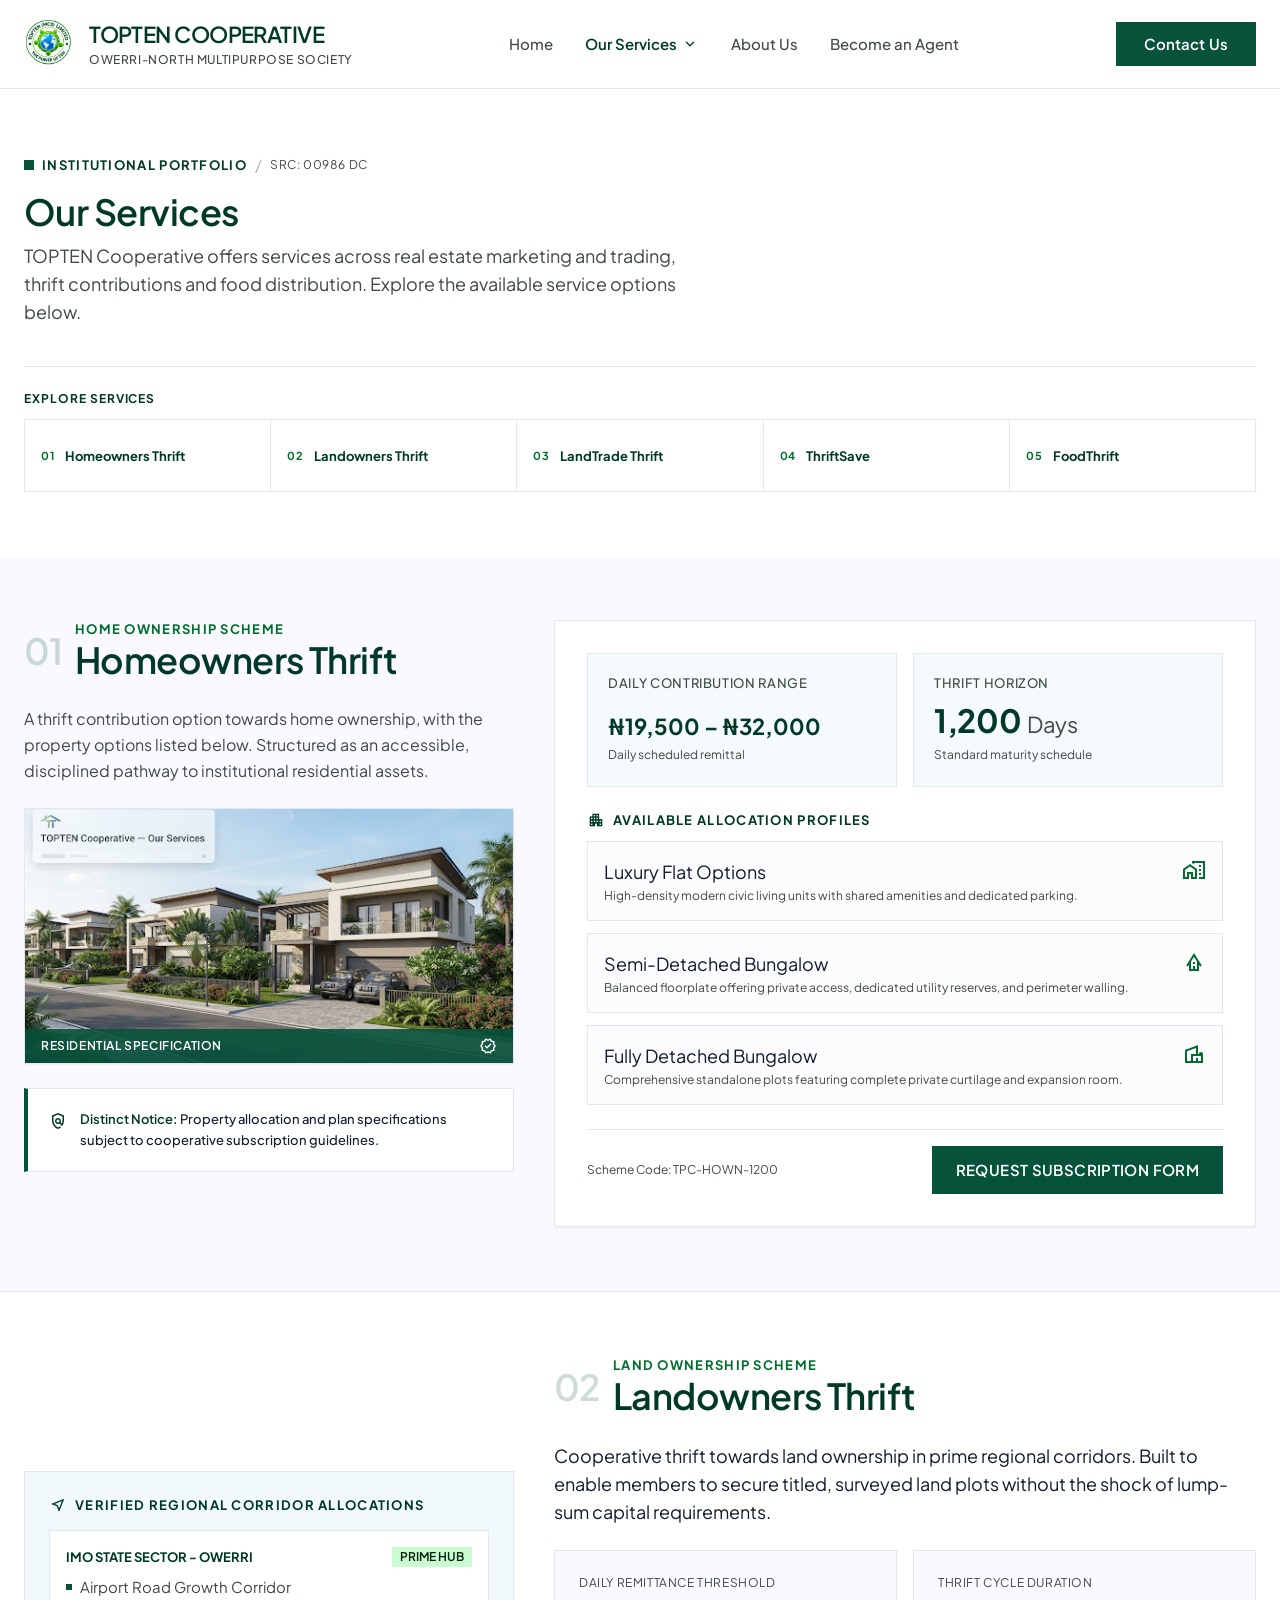
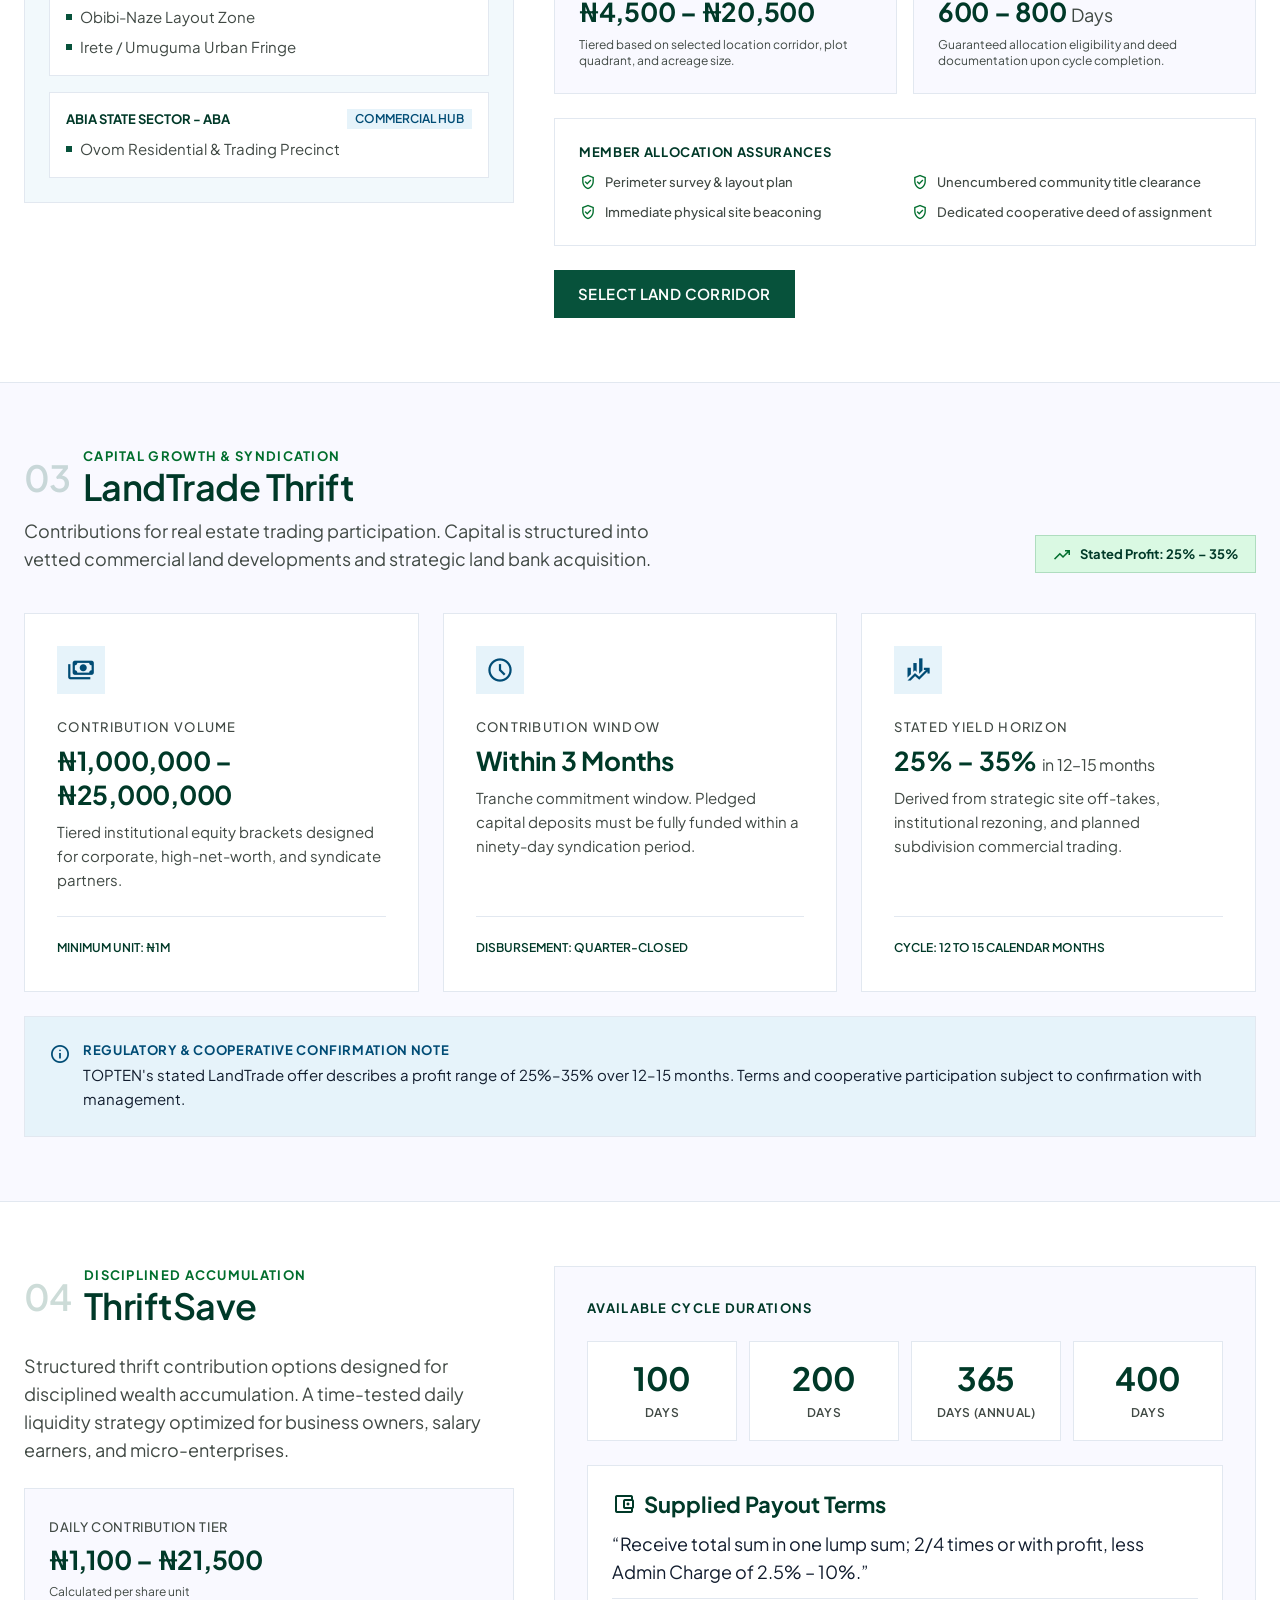
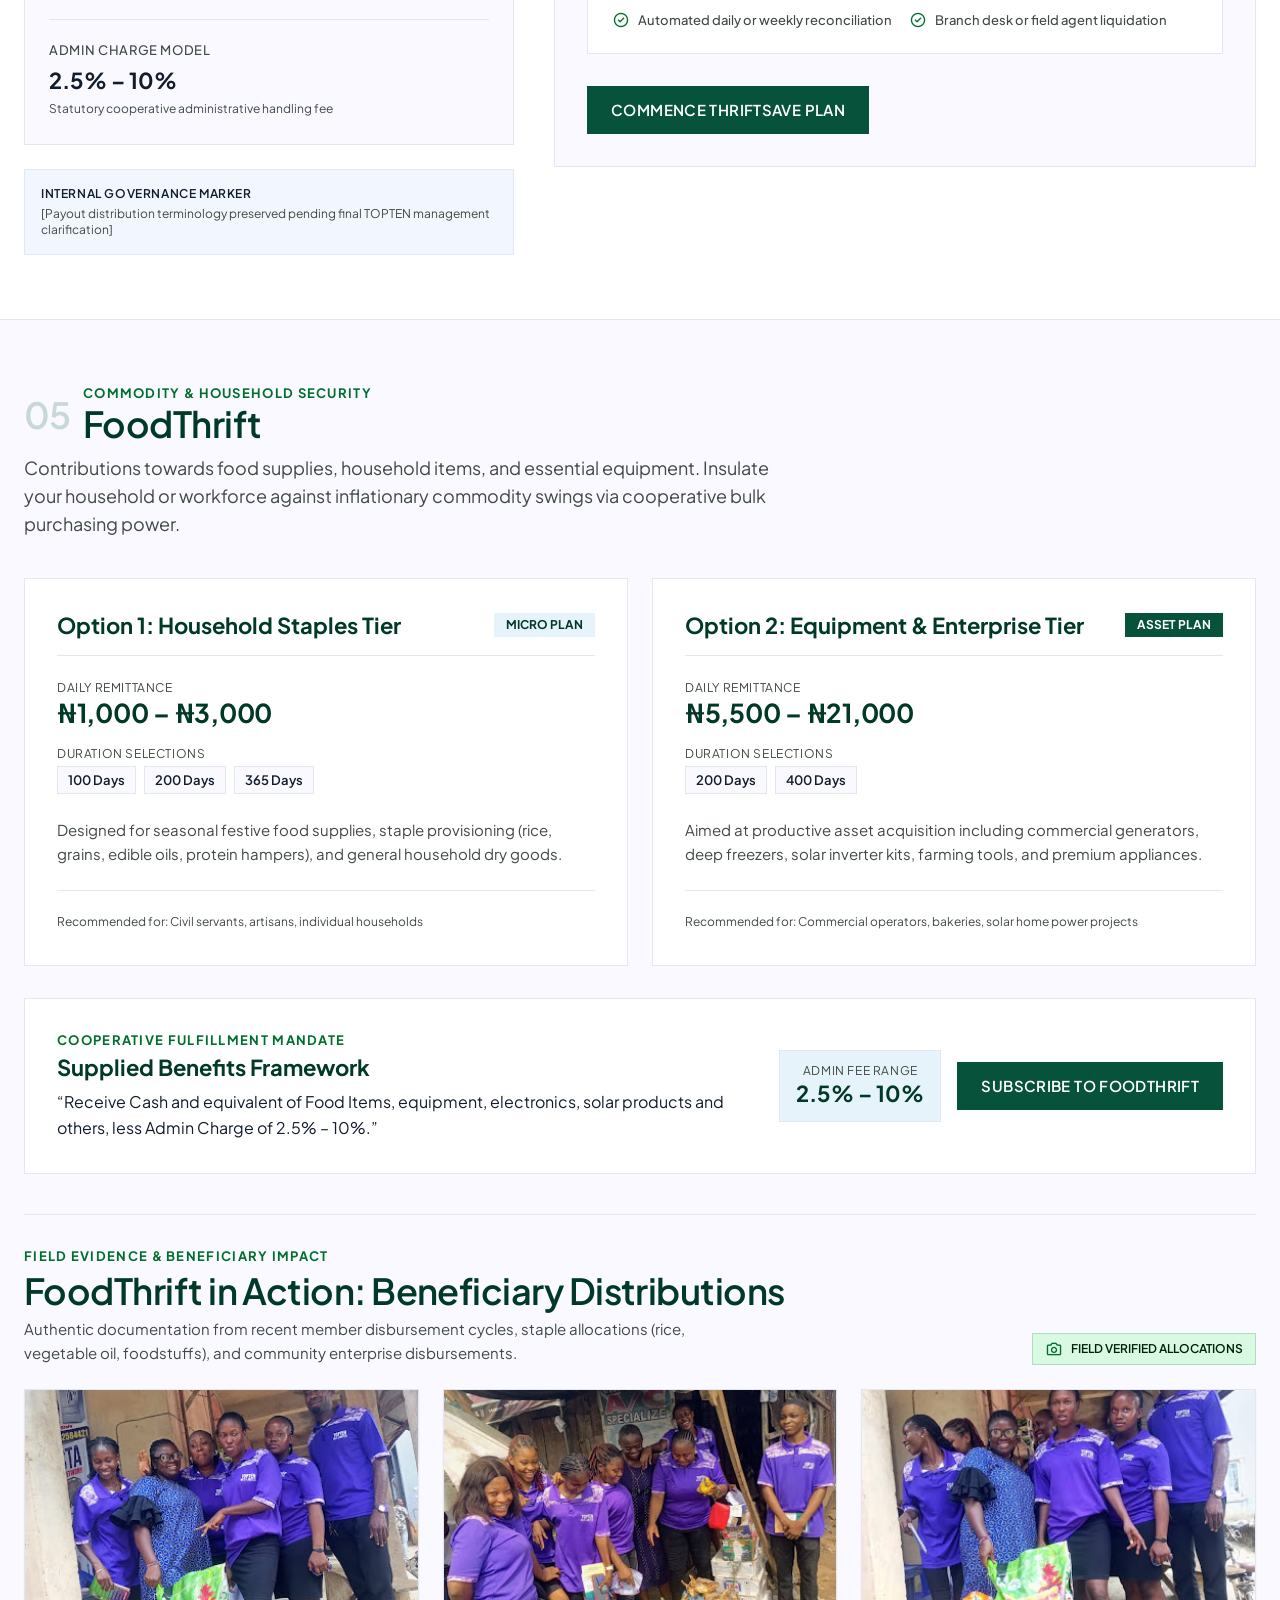
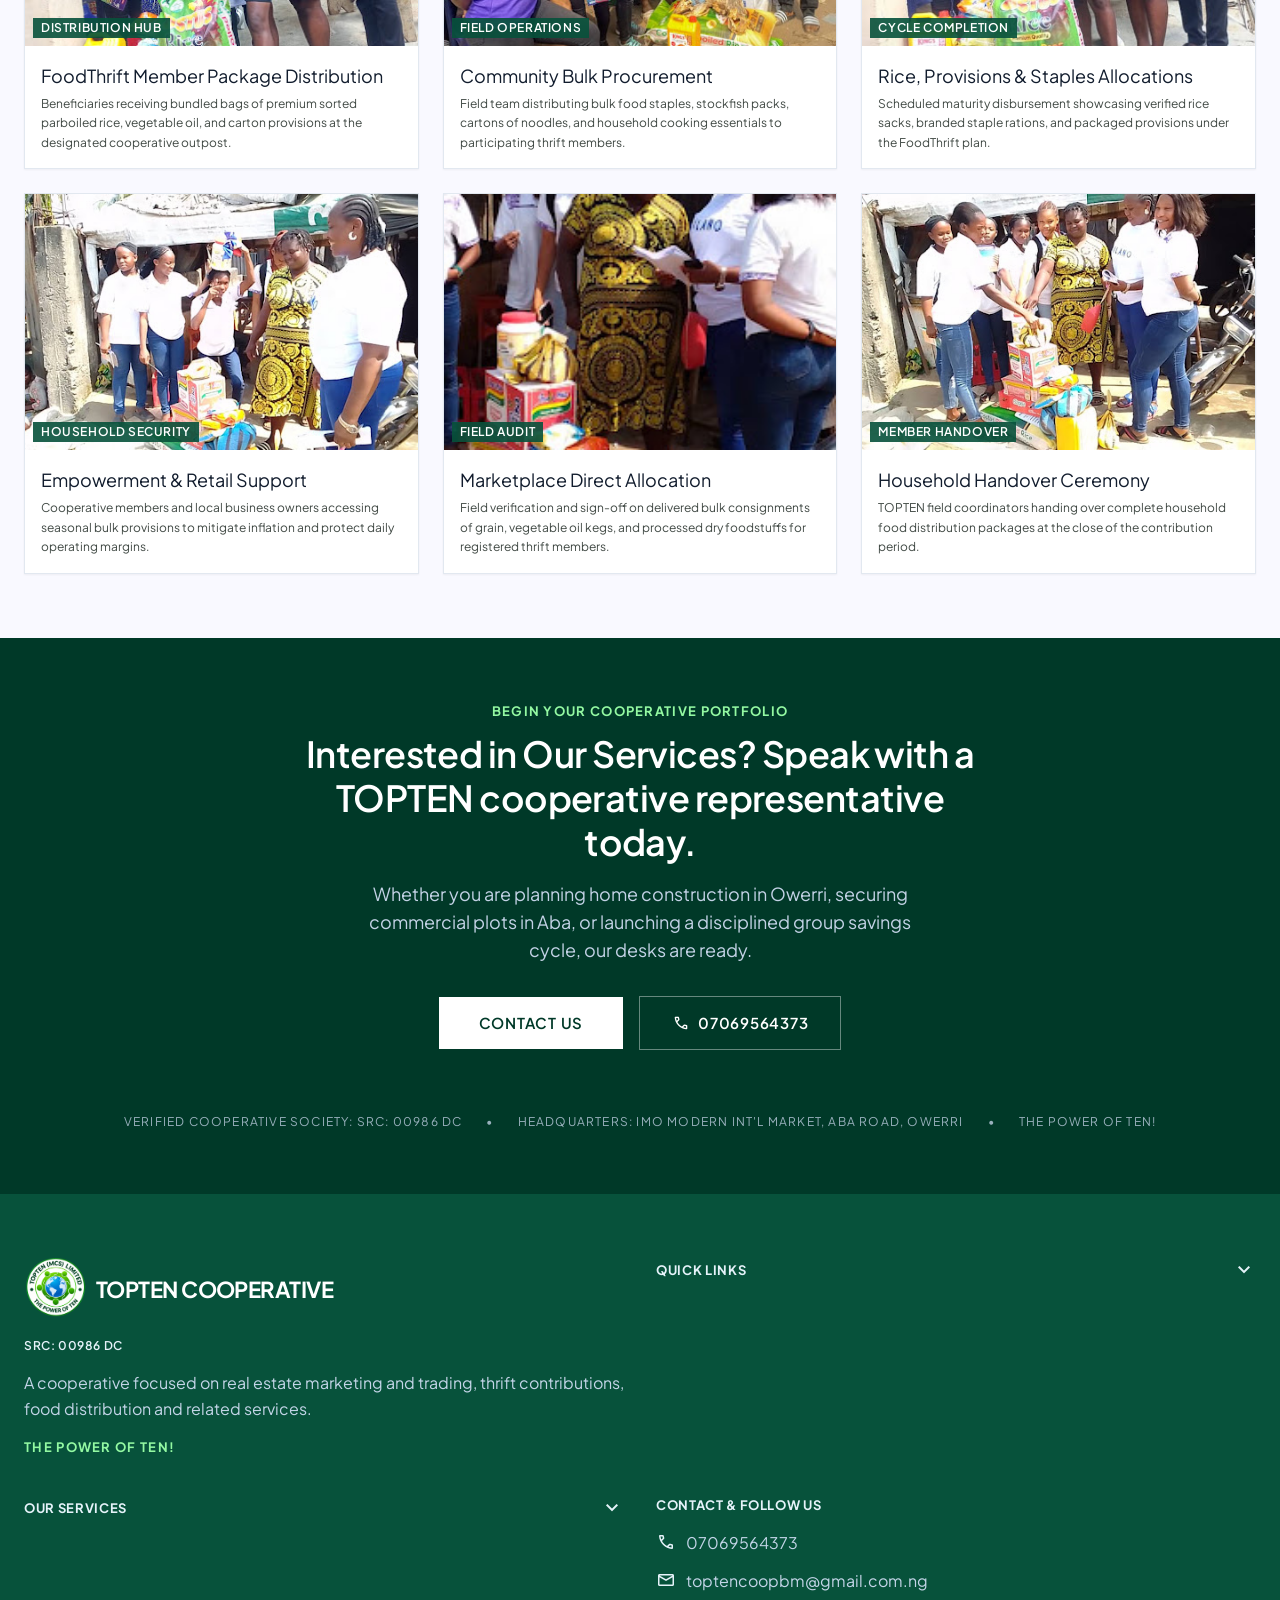
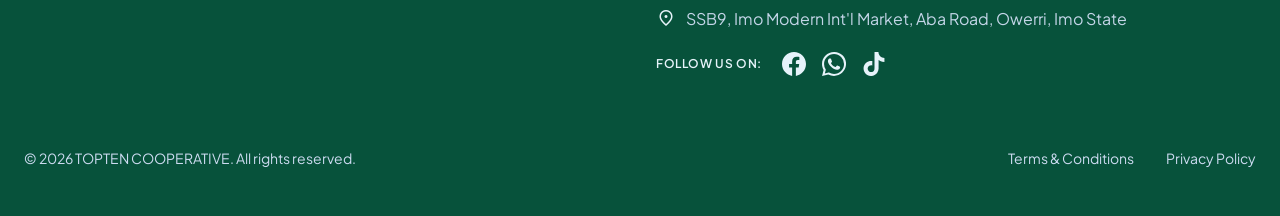
<file: services.html>
<!DOCTYPE html>
<html lang="en">

<head>
  <!-- Document encoding and viewport -->
  <meta charset="utf-8" />
  <meta content="width=device-width, initial-scale=1.0" name="viewport" />
  <!-- Page identity and search metadata -->
  <title>
    Our Services | TOPTEN COOPERATIVE
  </title>
  <meta
    content="Explore TOPTEN Cooperative services: Homeowners Thrift, Landowners Thrift, LandTrade Thrift, ThriftSave and FoodThrift contribution and distribution options."
    name="description" />
  <!-- Open Graph metadata for social sharing -->
  <meta content="Our Services | TOPTEN COOPERATIVE" property="og:title" />
  <meta
    content="Explore TOPTEN's Homeowners Thrift, Landowners Thrift, LandTrade Thrift, ThriftSave and FoodThrift services."
    property="og:description" />
  <meta content="https://www.toptencoop.com.ng/images/banners/home-hero-1.jpg" property="og:image" />
  <meta content="#" property="og:url" />
  <!-- Twitter Card metadata for social sharing -->
  <meta content="summary_large_image" name="twitter:card" />
  <meta content="Our Services | TOPTEN COOPERATIVE" name="twitter:title" />
  <meta
    content="Explore TOPTEN's Homeowners Thrift, Landowners Thrift, LandTrade Thrift, ThriftSave and FoodThrift services."
    name="twitter:description" />
  <meta content="https://www.toptencoop.com.ng/images/banners/home-hero-1.jpg" name="twitter:image" />
  <meta content="#" name="twitter:url" />
  <!-- Favicons and touch icon -->
  <link href="images/favicon/favicon.ico" rel="icon" sizes="48x48" />
  <link href="images/logo/favicon-32.png" rel="icon" sizes="32x32" type="image/png" />
  <link href="images/logo/favicon-192.png" rel="icon" sizes="192x192" type="image/png" />
  <link href="images/logo/apple-touch-icon.png" rel="apple-touch-icon" />
  <!-- External and local stylesheets -->
  <!-- Fonts: Plus Jakarta Sans (text) and Material Symbols (icons) from Google Fonts. -->
  <link href="https://fonts.googleapis.com" rel="preconnect" />
  <link crossorigin="" href="https://fonts.gstatic.com" rel="preconnect" />
  <link href="https://fonts.googleapis.com/css2?family=Plus+Jakarta+Sans:wght@400;500;600;700&amp;display=swap"
    rel="stylesheet" />
  <link
    href="https://fonts.googleapis.com/css2?family=Material+Symbols+Outlined:opsz,wght,FILL,GRAD@20..48,100..700,0..1,-50..200"
    rel="stylesheet" />
  <!-- Browser normalization -->
  <link href="styles/normalize.css" rel="stylesheet" />
  <!-- Mobile-first base styles -->
  <link href="styles/small.css" rel="stylesheet" />
  <!-- Responsive and wider-screen styles -->
  <link href="styles/large.css" rel="stylesheet" />
</head>

<body>
  <header class="site-header">
    <div class="site-header__inner">
      <a class="brand" href="index.html">
        <img alt="" class="brand__logo" height="313" src="images/logo/topten-logo.png" width="320" />
        <span class="brand__text">
          <span class="brand__name">
            TOPTEN COOPERATIVE
          </span>
          <span class="brand__society">
            Owerri-North Multipurpose Society
          </span>
        </span>
      </a>
      <!-- Desktop navigation (1024px and up). Below that, only the hamburger is shown. -->
      <nav aria-label="Primary" class="primary-nav">
        <ul class="primary-nav__list">
          <li>
            <a class="primary-nav__link" href="index.html">
              Home
            </a>
          </li>
          <li class="nav-dropdown">
            <a aria-current="page" aria-haspopup="true" class="primary-nav__link nav-dropdown__trigger"
              href="services.html">
              Our Services
              <span aria-hidden="true" class="material-symbols-outlined nav-dropdown__chevron">
                expand_more
              </span>
            </a>
            <ul class="nav-dropdown__menu">
              <li>
                <a class="nav-dropdown__link" href="services.html#homeowners">
                  Homeowners Thrift
                </a>
              </li>
              <li>
                <a class="nav-dropdown__link" href="services.html#landowners">
                  Landowners Thrift
                </a>
              </li>
              <li>
                <a class="nav-dropdown__link" href="services.html#landtrade">
                  LandTrade Thrift
                </a>
              </li>
              <li>
                <a class="nav-dropdown__link" href="services.html#thriftsave">
                  ThriftSave
                </a>
              </li>
              <li>
                <a class="nav-dropdown__link" href="services.html#foodthrift">
                  FoodThrift
                </a>
              </li>
            </ul>
          </li>
          <li>
            <a class="primary-nav__link" href="about-us.html">
              About Us
            </a>
          </li>
          <li>
            <a class="primary-nav__link" href="become-an-agent.html">
              Become an Agent
            </a>
          </li>
        </ul>
      </nav>
      <div class="site-header__actions">
        <a class="header-cta" href="contact-us.html">
          Contact Us
        </a>
        <button aria-label="Navigation menu" class="menu-toggle" popovertarget="mobile-menu" type="button">
          <span aria-hidden="true" class="menu-toggle__bars">
            <span>
            </span>
            <span>
            </span>
            <span>
            </span>
          </span>
        </button>
      </div>
      <!-- Mobile and tablet menu: a native popover, so open/close, Escape and outside-click need no JavaScript. -->
      <div class="mobile-menu" id="mobile-menu" popover="">
        <nav aria-label="Mobile">
          <ul class="mobile-menu__list">
            <li>
              <a class="mobile-menu__link" href="index.html">
                Home
              </a>
            </li>
            <li>
              <details class="mobile-menu__group">
                <summary aria-current="page" class="mobile-menu__link mobile-menu__summary">
                  <span>
                    Our Services
                  </span>
                  <span aria-hidden="true" class="material-symbols-outlined mobile-menu__chevron">
                    expand_more
                  </span>
                </summary>
                <ul class="mobile-menu__submenu">
                  <li>
                    <a class="mobile-menu__sublink" href="services.html#homeowners">
                      Homeowners Thrift
                    </a>
                  </li>
                  <li>
                    <a class="mobile-menu__sublink" href="services.html#landowners">
                      Landowners Thrift
                    </a>
                  </li>
                  <li>
                    <a class="mobile-menu__sublink" href="services.html#landtrade">
                      LandTrade Thrift
                    </a>
                  </li>
                  <li>
                    <a class="mobile-menu__sublink" href="services.html#thriftsave">
                      ThriftSave
                    </a>
                  </li>
                  <li>
                    <a class="mobile-menu__sublink" href="services.html#foodthrift">
                      FoodThrift
                    </a>
                  </li>
                </ul>
              </details>
            </li>
            <li>
              <a class="mobile-menu__link" href="about-us.html">
                About Us
              </a>
            </li>
            <li>
              <a class="mobile-menu__link" href="become-an-agent.html">
                Become an Agent
              </a>
            </li>
          </ul>
          <a class="mobile-menu__cta" href="contact-us.html">
            Contact Us
          </a>
        </nav>
      </div>
    </div>
  </header>
  <main class="site-main bg-surface" id="main-content">
    <div class="flex flex-col w-full">
      <!-- Service index with links to each service section. -->
      <section class="bg-surface-white py-space-xl px-gutter-mobile md:px-gutter">
        <div class="max-w-[1280px] mx-auto">
          <div class="pb-space-lg border-b border-border-subtle">
            <div class="flex items-center gap-2 mb-3">
              <span class="w-2.5 h-2.5 bg-primary-container">
              </span>
              <span class="font-caption-label text-caption-label uppercase tracking-widest text-primary font-bold">
                Institutional Portfolio
              </span>
              <span class="text-on-surface-variant/40">
                /
              </span>
              <span class="font-legal-micro text-legal-micro text-on-surface-variant tracking-wider uppercase">
                SRC: 00986 Dc
              </span>
            </div>
            <h1 class="font-headline-section text-headline-section text-primary">
              Our Services
            </h1>
            <p class="font-body-large text-body-large text-on-surface-variant mt-space-xs max-w-2xl">
              TOPTEN Cooperative offers services across real estate marketing and trading, thrift contributions and food
              distribution. Explore the available service options below.
            </p>
          </div>
          <nav aria-label="Jump to a service" class="service-index">
            <p class="service-index__label">
              Explore services
            </p>
            <ul class="service-index__list">
              <li>
                <a class="service-index__link" href="services.html#homeowners">
                  <span aria-hidden="true" class="service-index__number">
                    01
                  </span>
                  <span>
                    Homeowners Thrift
                  </span>
                </a>
              </li>
              <li>
                <a class="service-index__link" href="services.html#landowners">
                  <span aria-hidden="true" class="service-index__number">
                    02
                  </span>
                  <span>
                    Landowners Thrift
                  </span>
                </a>
              </li>
              <li>
                <a class="service-index__link" href="services.html#landtrade">
                  <span aria-hidden="true" class="service-index__number">
                    03
                  </span>
                  <span>
                    LandTrade Thrift
                  </span>
                </a>
              </li>
              <li>
                <a class="service-index__link" href="services.html#thriftsave">
                  <span aria-hidden="true" class="service-index__number">
                    04
                  </span>
                  <span>
                    ThriftSave
                  </span>
                </a>
              </li>
              <li>
                <a class="service-index__link" href="services.html#foodthrift">
                  <span aria-hidden="true" class="service-index__number">
                    05
                  </span>
                  <span>
                    FoodThrift
                  </span>
                </a>
              </li>
            </ul>
          </nav>
        </div>
      </section>
      <!-- Homeowners Thrift eligibility, savings terms and options. -->
      <section class="scroll-mt-24 bg-surface py-space-xl px-gutter-mobile md:px-gutter" id="homeowners">
        <div class="max-w-[1280px] mx-auto">
          <div class="grid grid-cols-1 lg:grid-cols-12 gap-space-lg items-start">
            <div class="lg:col-span-5 flex flex-col space-y-6">
              <div class="flex items-center gap-3">
                <span class="font-display-hero text-headline-section text-primary-container/20 select-none">
                  01
                </span>
                <div>
                  <span
                    class="font-caption-label text-caption-label uppercase tracking-widest text-secondary font-bold block">
                    Home Ownership Scheme
                  </span>
                  <h2 class="font-headline-section text-headline-section text-primary">
                    Homeowners Thrift
                  </h2>
                </div>
              </div>
              <p class="font-body-default text-body-default text-on-surface-variant leading-relaxed">
                A thrift contribution option towards home ownership, with the property options listed below. Structured
                as an accessible, disciplined pathway to institutional residential assets.
              </p>
              <div class="relative w-full h-64 overflow-hidden border border-border-subtle shadow-sm bg-surface-white">
                <img alt="Residential Specification verified" class="w-full h-full object-cover" loading="lazy"
                  src="images/services/homeowners-estate.jpg" />
                <div
                  class="absolute bottom-0 left-0 right-0 bg-primary-container/90 px-4 py-2 flex items-center justify-between text-on-primary">
                  <span class="font-legal-micro text-legal-micro uppercase tracking-wider font-semibold">
                    Residential Specification
                  </span>
                  <span class="material-symbols-outlined text-[18px]">
                    verified
                  </span>
                </div>
              </div>
              <div class="p-5 bg-surface-white border-l-4 border-l-primary-container border border-border-subtle">
                <div class="flex items-start gap-3">
                  <span class="material-symbols-outlined text-primary text-[20px] shrink-0 mt-0.5">
                    policy
                  </span>
                  <p class="font-caption-label text-caption-label text-on-surface leading-relaxed">
                    <strong class="font-semibold text-primary">
                      Distinct Notice:
                    </strong>
                    Property allocation and plan specifications subject to cooperative subscription guidelines.
                  </p>
                </div>
              </div>
            </div>
            <div
              class="lg:col-span-7 bg-surface-white border border-border-subtle p-6 md:p-8 flex flex-col space-y-6 shadow-sm">
              <div class="grid grid-cols-1 sm:grid-cols-2 gap-4">
                <div class="p-5 bg-light-blue-surface/40 border border-border-subtle flex flex-col justify-between">
                  <span
                    class="font-caption-label text-caption-label uppercase tracking-wider text-on-surface-variant font-medium">
                    Daily Contribution Range
                  </span>
                  <div class="mt-2">
                    <span class="font-title-card text-title-card font-bold text-primary block">
                      ₦19,500 – ₦32,000
                    </span>
                    <span class="font-legal-micro text-legal-micro text-on-surface-variant">
                      Daily scheduled remittal
                    </span>
                  </div>
                </div>
                <div class="p-5 bg-light-blue-surface/40 border border-border-subtle flex flex-col justify-between">
                  <span
                    class="font-caption-label text-caption-label uppercase tracking-wider text-on-surface-variant font-medium">
                    Thrift Horizon
                  </span>
                  <div class="mt-2">
                    <span class="font-display-hero-mobile text-display-hero-mobile font-bold text-primary block">
                      1,200
                      <span class="font-title-card text-title-card font-normal text-on-surface-variant">
                        Days
                      </span>
                    </span>
                    <span class="font-legal-micro text-legal-micro text-on-surface-variant">
                      Standard maturity schedule
                    </span>
                  </div>
                </div>
              </div>
              <div>
                <h3
                  class="font-caption-label text-caption-label uppercase tracking-widest text-primary font-bold mb-3 flex items-center gap-2">
                  <span class="material-symbols-outlined text-[18px]">
                    apartment
                  </span>
                  Available Allocation Profiles
                </h3>
                <div class="space-y-3">
                  <div class="p-4 border border-border-subtle flex items-start justify-between bg-surface/50">
                    <div>
                      <h4 class="font-title-card text-body-large text-on-surface">
                        Luxury Flat Options
                      </h4>
                      <p class="font-legal-micro text-legal-micro text-on-surface-variant mt-0.5">
                        High-density modern civic living units with shared amenities and dedicated parking.
                      </p>
                    </div>
                    <span class="material-symbols-outlined text-secondary text-[24px]">
                      home_work
                    </span>
                  </div>
                  <div class="p-4 border border-border-subtle flex items-start justify-between bg-surface/50">
                    <div>
                      <h4 class="font-title-card text-body-large text-on-surface">
                        Semi-Detached Bungalow
                      </h4>
                      <p class="font-legal-micro text-legal-micro text-on-surface-variant mt-0.5">
                        Balanced floorplate offering private access, dedicated utility reserves, and perimeter walling.
                      </p>
                    </div>
                    <span class="material-symbols-outlined text-secondary text-[24px]">
                      bungalow
                    </span>
                  </div>
                  <div class="p-4 border border-border-subtle flex items-start justify-between bg-surface/50">
                    <div>
                      <h4 class="font-title-card text-body-large text-on-surface">
                        Fully Detached Bungalow
                      </h4>
                      <p class="font-legal-micro text-legal-micro text-on-surface-variant mt-0.5">
                        Comprehensive standalone plots featuring complete private curtilage and expansion room.
                      </p>
                    </div>
                    <span class="material-symbols-outlined text-secondary text-[24px]">
                      villa
                    </span>
                  </div>
                </div>
              </div>
              <div
                class="pt-4 border-t border-border-subtle flex flex-col sm:flex-row items-center justify-between gap-4">
                <span class="font-legal-micro text-legal-micro text-on-surface-variant">
                  Scheme Code: TPC-HOWN-1200
                </span>
                <a class="w-full sm:w-auto inline-flex items-center justify-center px-6 py-3.5 min-h-[48px] bg-primary-container text-on-primary font-button-label text-button-label tracking-wide uppercase hover:bg-primary transition-colors"
                  href="contact-us.html">
                  Request Subscription Form
                </a>
              </div>
            </div>
          </div>
        </div>
      </section>
      <!-- Landowners Thrift locations, terms and allocation information. -->
      <section
        class="scroll-mt-24 bg-surface-white py-space-xl px-gutter-mobile md:px-gutter border-t border-border-subtle"
        id="landowners">
        <div class="max-w-[1280px] mx-auto">
          <div class="grid grid-cols-1 lg:grid-cols-12 gap-space-lg items-start lg:items-center">
            <div class="lg:col-span-5 order-2 lg:order-1 flex flex-col space-y-6">
              <div class="p-6 bg-light-blue-surface/50 border border-border-subtle">
                <h3
                  class="font-caption-label text-caption-label uppercase tracking-widest text-primary font-bold mb-4 flex items-center gap-2">
                  <span class="material-symbols-outlined text-[18px]">
                    near_me
                  </span>
                  Verified Regional Corridor Allocations
                </h3>
                <div class="space-y-4">
                  <div class="bg-surface-white p-4 border border-border-subtle">
                    <div class="flex items-center justify-between mb-2">
                      <span class="font-caption-label text-caption-label font-bold text-primary uppercase">
                        Imo State Sector - Owerri
                      </span>
                      <span
                        class="px-2 py-0.5 bg-secondary-fixed/50 text-on-secondary-fixed font-legal-micro text-legal-micro font-semibold uppercase">
                        Prime Hub
                      </span>
                    </div>
                    <ul class="space-y-1.5 font-body-default text-body-mobile text-on-surface-variant">
                      <li class="flex items-center gap-2">
                        <span class="w-1.5 h-1.5 bg-primary-container">
                        </span>
                        <span>
                          Airport Road Growth Corridor
                        </span>
                      </li>
                      <li class="flex items-center gap-2">
                        <span class="w-1.5 h-1.5 bg-primary-container">
                        </span>
                        <span>
                          Obibi-Naze Layout Zone
                        </span>
                      </li>
                      <li class="flex items-center gap-2">
                        <span class="w-1.5 h-1.5 bg-primary-container">
                        </span>
                        <span>
                          Irete / Umuguma Urban Fringe
                        </span>
                      </li>
                    </ul>
                  </div>
                  <div class="bg-surface-white p-4 border border-border-subtle">
                    <div class="flex items-center justify-between mb-2">
                      <span class="font-caption-label text-caption-label font-bold text-primary uppercase">
                        Abia State Sector - Aba
                      </span>
                      <span
                        class="px-2 py-0.5 bg-light-blue-surface text-tertiary-container font-legal-micro text-legal-micro font-semibold uppercase">
                        Commercial Hub
                      </span>
                    </div>
                    <ul class="space-y-1.5 font-body-default text-body-mobile text-on-surface-variant">
                      <li class="flex items-center gap-2">
                        <span class="w-1.5 h-1.5 bg-primary-container">
                        </span>
                        <span>
                          Ovom Residential &amp; Trading Precinct
                        </span>
                      </li>
                    </ul>
                  </div>
                </div>
              </div>
            </div>
            <div class="lg:col-span-7 order-1 lg:order-2 flex flex-col space-y-6">
              <div class="flex items-center gap-3">
                <span class="font-display-hero text-headline-section text-primary-container/20 select-none">
                  02
                </span>
                <div>
                  <span
                    class="font-caption-label text-caption-label uppercase tracking-widest text-secondary font-bold block">
                    Land Ownership Scheme
                  </span>
                  <h2 class="font-headline-section text-headline-section text-primary">
                    Landowners Thrift
                  </h2>
                </div>
              </div>
              <p class="font-body-large text-body-large text-on-surface">
                Cooperative thrift towards land ownership in prime regional corridors. Built to enable members to secure
                titled, surveyed land plots without the shock of lump-sum capital requirements.
              </p>
              <div class="grid grid-cols-1 sm:grid-cols-2 gap-4">
                <div class="p-6 bg-surface border border-border-subtle">
                  <span
                    class="font-legal-micro text-legal-micro text-on-surface-variant uppercase tracking-wider block mb-1">
                    Daily Remittance Threshold
                  </span>
                  <span class="font-title-card text-headline-section-mobile font-bold text-primary block">
                    ₦4,500 – ₦20,500
                  </span>
                  <p class="font-legal-micro text-legal-micro text-on-surface-variant mt-2">
                    Tiered based on selected location corridor, plot quadrant, and acreage size.
                  </p>
                </div>
                <div class="p-6 bg-surface border border-border-subtle">
                  <span
                    class="font-legal-micro text-legal-micro text-on-surface-variant uppercase tracking-wider block mb-1">
                    Thrift Cycle Duration
                  </span>
                  <span class="font-title-card text-headline-section-mobile font-bold text-primary block">
                    600 – 800
                    <span class="font-body-large text-body-large font-normal text-on-surface-variant">
                      Days
                    </span>
                  </span>
                  <p class="font-legal-micro text-legal-micro text-on-surface-variant mt-2">
                    Guaranteed allocation eligibility and deed documentation upon cycle completion.
                  </p>
                </div>
              </div>
              <div class="p-6 bg-surface-white border border-border-subtle space-y-3">
                <h4 class="font-caption-label text-caption-label uppercase tracking-wider font-bold text-primary">
                  Member Allocation Assurances
                </h4>
                <div
                  class="grid grid-cols-1 md:grid-cols-2 gap-3 font-caption-label text-caption-label text-on-surface-variant">
                  <div class="flex items-center gap-2">
                    <span class="material-symbols-outlined text-secondary text-[18px]">
                      verified_user
                    </span>
                    <span>
                      Perimeter survey &amp; layout plan
                    </span>
                  </div>
                  <div class="flex items-center gap-2">
                    <span class="material-symbols-outlined text-secondary text-[18px]">
                      verified_user
                    </span>
                    <span>
                      Unencumbered community title clearance
                    </span>
                  </div>
                  <div class="flex items-center gap-2">
                    <span class="material-symbols-outlined text-secondary text-[18px]">
                      verified_user
                    </span>
                    <span>
                      Immediate physical site beaconing
                    </span>
                  </div>
                  <div class="flex items-center gap-2">
                    <span class="material-symbols-outlined text-secondary text-[18px]">
                      verified_user
                    </span>
                    <span>
                      Dedicated cooperative deed of assignment
                    </span>
                  </div>
                </div>
              </div>
              <div>
                <a class="w-full sm:w-auto inline-flex items-center justify-center px-6 py-3.5 min-h-[48px] bg-primary-container text-on-primary font-button-label text-button-label tracking-wide uppercase hover:bg-primary transition-colors"
                  href="contact-us.html">
                  Select Land Corridor
                </a>
              </div>
            </div>
          </div>
        </div>
      </section>
      <!-- LandTrade savings parameters and limitations. -->
      <section class="scroll-mt-24 bg-surface py-space-xl px-gutter-mobile md:px-gutter border-t border-border-subtle"
        id="landtrade">
        <div class="max-w-[1280px] mx-auto">
          <div class="flex flex-col md:flex-row md:items-end justify-between gap-4 mb-space-lg">
            <div>
              <div class="flex items-center gap-3">
                <span class="font-display-hero text-headline-section text-primary-container/20 select-none">
                  03
                </span>
                <div>
                  <span
                    class="font-caption-label text-caption-label uppercase tracking-widest text-secondary font-bold block">
                    Capital Growth &amp; Syndication
                  </span>
                  <h2 class="font-headline-section text-headline-section text-primary">
                    LandTrade Thrift
                  </h2>
                </div>
              </div>
              <p class="font-body-large text-body-large text-on-surface-variant mt-2 max-w-2xl">
                Contributions for real estate trading participation. Capital is structured into vetted commercial land
                developments and strategic land bank acquisition.
              </p>
            </div>
            <div class="px-4 py-2 bg-secondary-fixed/30 border border-secondary/20 flex items-center gap-2">
              <span class="material-symbols-outlined text-secondary text-[20px]">
                trending_up
              </span>
              <span class="font-caption-label text-caption-label font-bold text-primary">
                Stated Profit: 25% – 35%
              </span>
            </div>
          </div>
          <div class="grid grid-cols-1 lg:grid-cols-3 gap-6">
            <div class="p-8 bg-surface-white border border-border-subtle flex flex-col justify-between">
              <div>
                <div
                  class="w-12 h-12 bg-light-blue-surface flex items-center justify-center text-tertiary-container mb-6">
                  <span class="material-symbols-outlined text-[28px]">
                    payments
                  </span>
                </div>
                <span
                  class="font-caption-label text-caption-label uppercase tracking-widest text-on-surface-variant block mb-2">
                  Contribution Volume
                </span>
                <div class="font-headline-section-mobile text-headline-section-mobile font-bold text-primary mb-2">
                  ₦1,000,000 – ₦25,000,000
                </div>
                <p class="font-body-default text-body-mobile text-on-surface-variant">
                  Tiered institutional equity brackets designed for corporate, high-net-worth, and syndicate partners.
                </p>
              </div>
              <div class="mt-6 pt-4 border-t border-border-subtle">
                <span class="font-legal-micro text-legal-micro uppercase font-semibold text-primary">
                  Minimum Unit: ₦1M
                </span>
              </div>
            </div>
            <div class="p-8 bg-surface-white border border-border-subtle flex flex-col justify-between">
              <div>
                <div
                  class="w-12 h-12 bg-light-blue-surface flex items-center justify-center text-tertiary-container mb-6">
                  <span class="material-symbols-outlined text-[28px]">
                    schedule
                  </span>
                </div>
                <span
                  class="font-caption-label text-caption-label uppercase tracking-widest text-on-surface-variant block mb-2">
                  Contribution Window
                </span>
                <div class="font-headline-section-mobile text-headline-section-mobile font-bold text-primary mb-2">
                  Within 3 Months
                </div>
                <p class="font-body-default text-body-mobile text-on-surface-variant">
                  Tranche commitment window. Pledged capital deposits must be fully funded within a ninety-day
                  syndication period.
                </p>
              </div>
              <div class="mt-6 pt-4 border-t border-border-subtle">
                <span class="font-legal-micro text-legal-micro uppercase font-semibold text-primary">
                  Disbursement: Quarter-closed
                </span>
              </div>
            </div>
            <div class="p-8 bg-surface-white border border-border-subtle flex flex-col justify-between">
              <div>
                <div
                  class="w-12 h-12 bg-light-blue-surface flex items-center justify-center text-tertiary-container mb-6">
                  <span class="material-symbols-outlined text-[28px]">
                    finance_mode
                  </span>
                </div>
                <span
                  class="font-caption-label text-caption-label uppercase tracking-widest text-on-surface-variant block mb-2">
                  Stated Yield Horizon
                </span>
                <div class="font-headline-section-mobile text-headline-section-mobile font-bold text-primary mb-2">
                  25% – 35%
                  <span class="font-body-default text-body-default font-normal text-on-surface-variant">
                    in 12–15 months
                  </span>
                </div>
                <p class="font-body-default text-body-mobile text-on-surface-variant">
                  Derived from strategic site off-takes, institutional rezoning, and planned subdivision commercial
                  trading.
                </p>
              </div>
              <div class="mt-6 pt-4 border-t border-border-subtle">
                <span class="font-legal-micro text-legal-micro uppercase font-semibold text-primary">
                  Cycle: 12 to 15 Calendar Months
                </span>
              </div>
            </div>
          </div>
          <div class="mt-6 p-6 bg-light-blue-surface border border-border-subtle">
            <div class="flex items-start gap-3">
              <span class="material-symbols-outlined text-tertiary-container text-[22px] shrink-0 mt-0.5">
                info
              </span>
              <div class="space-y-1">
                <h4
                  class="font-caption-label text-caption-label uppercase tracking-wider font-bold text-tertiary-container">
                  Regulatory &amp; Cooperative Confirmation Note
                </h4>
                <p class="font-body-default text-body-mobile text-on-surface leading-relaxed">
                  TOPTEN's stated LandTrade offer describes a profit range of 25%–35% over 12–15 months. Terms and
                  cooperative participation subject to confirmation with management.
                </p>
              </div>
            </div>
          </div>
        </div>
      </section>
      <!-- ThriftSave cycle, terms and payout details. -->
      <section
        class="scroll-mt-24 bg-surface-white py-space-xl px-gutter-mobile md:px-gutter border-t border-border-subtle"
        id="thriftsave">
        <div class="max-w-[1280px] mx-auto">
          <div class="grid grid-cols-1 lg:grid-cols-12 gap-space-lg items-start">
            <div class="lg:col-span-5 flex flex-col space-y-6">
              <div class="flex items-center gap-3">
                <span class="font-display-hero text-headline-section text-primary-container/20 select-none">
                  04
                </span>
                <div>
                  <span
                    class="font-caption-label text-caption-label uppercase tracking-widest text-secondary font-bold block">
                    Disciplined Accumulation
                  </span>
                  <h2 class="font-headline-section text-headline-section text-primary">
                    ThriftSave
                  </h2>
                </div>
              </div>
              <p class="font-body-large text-body-large text-on-surface-variant">
                Structured thrift contribution options designed for disciplined wealth accumulation. A time-tested daily
                liquidity strategy optimized for business owners, salary earners, and micro-enterprises.
              </p>
              <div class="p-6 bg-surface border border-border-subtle space-y-4">
                <div class="border-b border-border-subtle pb-4">
                  <span
                    class="font-caption-label text-caption-label uppercase tracking-wider text-on-surface-variant font-medium">
                    Daily Contribution Tier
                  </span>
                  <span class="font-title-card text-headline-section-mobile font-bold text-primary block mt-1">
                    ₦1,100 – ₦21,500
                  </span>
                  <span class="font-legal-micro text-legal-micro text-on-surface-variant">
                    Calculated per share unit
                  </span>
                </div>
                <div>
                  <span
                    class="font-caption-label text-caption-label uppercase tracking-wider text-on-surface-variant font-medium">
                    Admin Charge Model
                  </span>
                  <span class="font-title-card text-title-card font-bold text-on-surface block mt-1">
                    2.5% – 10%
                  </span>
                  <span class="font-legal-micro text-legal-micro text-on-surface-variant">
                    Statutory cooperative administrative handling fee
                  </span>
                </div>
              </div>
              <div
                class="p-4 bg-surface-container-high/40 border border-border-subtle text-on-surface-variant font-legal-micro text-legal-micro">
                <span class="font-semibold block text-on-surface mb-1 uppercase tracking-wider">
                  Internal Governance Marker
                </span>
                [Payout distribution terminology preserved pending final TOPTEN management clarification]
              </div>
            </div>
            <div class="lg:col-span-7 bg-surface border border-border-subtle p-6 md:p-8 flex flex-col space-y-6">
              <h3 class="font-caption-label text-caption-label uppercase tracking-widest text-primary font-bold">
                Available Cycle Durations
              </h3>
              <div class="grid grid-cols-2 sm:grid-cols-4 gap-3">
                <div class="p-4 bg-surface-white border border-border-subtle text-center">
                  <span class="font-display-hero-mobile text-display-hero-mobile font-bold text-primary block">
                    100
                  </span>
                  <span
                    class="font-legal-micro text-legal-micro uppercase tracking-wider text-on-surface-variant font-semibold">
                    Days
                  </span>
                </div>
                <div class="p-4 bg-surface-white border border-border-subtle text-center">
                  <span class="font-display-hero-mobile text-display-hero-mobile font-bold text-primary block">
                    200
                  </span>
                  <span
                    class="font-legal-micro text-legal-micro uppercase tracking-wider text-on-surface-variant font-semibold">
                    Days
                  </span>
                </div>
                <div class="p-4 bg-surface-white border border-border-subtle text-center">
                  <span class="font-display-hero-mobile text-display-hero-mobile font-bold text-primary block">
                    365
                  </span>
                  <span
                    class="font-legal-micro text-legal-micro uppercase tracking-wider text-on-surface-variant font-semibold">
                    Days (Annual)
                  </span>
                </div>
                <div class="p-4 bg-surface-white border border-border-subtle text-center">
                  <span class="font-display-hero-mobile text-display-hero-mobile font-bold text-primary block">
                    400
                  </span>
                  <span
                    class="font-legal-micro text-legal-micro uppercase tracking-wider text-on-surface-variant font-semibold">
                    Days
                  </span>
                </div>
              </div>
              <div class="p-6 bg-surface-white border border-border-subtle space-y-3">
                <div class="flex items-center gap-2 text-primary font-title-card text-title-card font-bold">
                  <span class="material-symbols-outlined text-[24px]">
                    account_balance_wallet
                  </span>
                  <span>
                    Supplied Payout Terms
                  </span>
                </div>
                <p class="font-body-large text-body-large text-on-surface">
                  “Receive total sum in one lump sum; 2/4 times or with profit, less Admin Charge of 2.5% – 10%.”
                </p>
                <div
                  class="pt-3 border-t border-border-subtle grid grid-cols-1 sm:grid-cols-2 gap-2 font-caption-label text-caption-label text-on-surface-variant">
                  <div class="flex items-center gap-2">
                    <span class="material-symbols-outlined text-secondary text-[18px]">
                      check_circle
                    </span>
                    <span>
                      Automated daily or weekly reconciliation
                    </span>
                  </div>
                  <div class="flex items-center gap-2">
                    <span class="material-symbols-outlined text-secondary text-[18px]">
                      check_circle
                    </span>
                    <span>
                      Branch desk or field agent liquidation
                    </span>
                  </div>
                </div>
              </div>
              <div class="pt-2 flex justify-start">
                <a class="w-full sm:w-auto inline-flex items-center justify-center px-6 py-3.5 min-h-[48px] bg-primary-container text-on-primary font-button-label text-button-label tracking-wide uppercase hover:bg-primary transition-colors"
                  href="contact-us.html">
                  Commence ThriftSave Plan
                </a>
              </div>
            </div>
          </div>
        </div>
      </section>
      <!-- FoodThrift benefits, options and six-photo gallery. -->
      <section class="scroll-mt-24 bg-surface py-space-xl px-gutter-mobile md:px-gutter border-t border-border-subtle"
        id="foodthrift">
        <div class="max-w-[1280px] mx-auto">
          <div class="max-w-3xl mb-space-lg">
            <div class="flex items-center gap-3">
              <span class="font-display-hero text-headline-section text-primary-container/20 select-none">
                05
              </span>
              <div>
                <span
                  class="font-caption-label text-caption-label uppercase tracking-widest text-secondary font-bold block">
                  Commodity &amp; Household Security
                </span>
                <h2 class="font-headline-section text-headline-section text-primary">
                  FoodThrift
                </h2>
              </div>
            </div>
            <p class="font-body-large text-body-large text-on-surface-variant mt-2">
              Contributions towards food supplies, household items, and essential equipment. Insulate your household or
              workforce against inflationary commodity swings via cooperative bulk purchasing power.
            </p>
          </div>
          <div class="grid grid-cols-1 lg:grid-cols-2 gap-space-md mb-8">
            <div class="p-8 bg-surface-white border border-border-subtle flex flex-col justify-between">
              <div>
                <div class="flex items-center justify-between pb-4 border-b border-border-subtle mb-6">
                  <span class="font-title-card text-title-card font-bold text-primary">
                    Option 1: Household Staples Tier
                  </span>
                  <span
                    class="px-3 py-1 bg-light-blue-surface text-primary font-legal-micro text-legal-micro font-bold uppercase">
                    Micro Plan
                  </span>
                </div>
                <div class="space-y-4 mb-6">
                  <div>
                    <span
                      class="font-legal-micro text-legal-micro uppercase tracking-wider text-on-surface-variant block">
                      Daily Remittance
                    </span>
                    <span class="font-headline-section-mobile text-headline-section-mobile font-bold text-primary">
                      ₦1,000 – ₦3,000
                    </span>
                  </div>
                  <div>
                    <span
                      class="font-legal-micro text-legal-micro uppercase tracking-wider text-on-surface-variant block">
                      Duration Selections
                    </span>
                    <div class="flex items-center gap-2 mt-1">
                      <span
                        class="px-2.5 py-1 bg-surface font-caption-label text-caption-label font-semibold border border-border-subtle">
                        100 Days
                      </span>
                      <span
                        class="px-2.5 py-1 bg-surface font-caption-label text-caption-label font-semibold border border-border-subtle">
                        200 Days
                      </span>
                      <span
                        class="px-2.5 py-1 bg-surface font-caption-label text-caption-label font-semibold border border-border-subtle">
                        365 Days
                      </span>
                    </div>
                  </div>
                  <p class="font-body-default text-body-mobile text-on-surface-variant pt-2">
                    Designed for seasonal festive food supplies, staple provisioning (rice, grains, edible oils, protein
                    hampers), and general household dry goods.
                  </p>
                </div>
              </div>
              <div class="pt-4 border-t border-border-subtle">
                <span class="font-legal-micro text-legal-micro text-on-surface-variant">
                  Recommended for: Civil servants, artisans, individual households
                </span>
              </div>
            </div>
            <div class="p-8 bg-surface-white border border-border-subtle flex flex-col justify-between">
              <div>
                <div class="flex items-center justify-between pb-4 border-b border-border-subtle mb-6">
                  <span class="font-title-card text-title-card font-bold text-primary">
                    Option 2: Equipment &amp; Enterprise Tier
                  </span>
                  <span
                    class="px-3 py-1 bg-primary-container text-on-primary font-legal-micro text-legal-micro font-bold uppercase">
                    Asset Plan
                  </span>
                </div>
                <div class="space-y-4 mb-6">
                  <div>
                    <span
                      class="font-legal-micro text-legal-micro uppercase tracking-wider text-on-surface-variant block">
                      Daily Remittance
                    </span>
                    <span class="font-headline-section-mobile text-headline-section-mobile font-bold text-primary">
                      ₦5,500 – ₦21,000
                    </span>
                  </div>
                  <div>
                    <span
                      class="font-legal-micro text-legal-micro uppercase tracking-wider text-on-surface-variant block">
                      Duration Selections
                    </span>
                    <div class="flex items-center gap-2 mt-1">
                      <span
                        class="px-2.5 py-1 bg-surface font-caption-label text-caption-label font-semibold border border-border-subtle">
                        200 Days
                      </span>
                      <span
                        class="px-2.5 py-1 bg-surface font-caption-label text-caption-label font-semibold border border-border-subtle">
                        400 Days
                      </span>
                    </div>
                  </div>
                  <p class="font-body-default text-body-mobile text-on-surface-variant pt-2">
                    Aimed at productive asset acquisition including commercial generators, deep freezers, solar inverter
                    kits, farming tools, and premium appliances.
                  </p>
                </div>
              </div>
              <div class="pt-4 border-t border-border-subtle">
                <span class="font-legal-micro text-legal-micro text-on-surface-variant">
                  Recommended for: Commercial operators, bakeries, solar home power projects
                </span>
              </div>
            </div>
          </div>
          <div class="p-6 md:p-8 bg-surface-white border border-border-subtle">
            <div class="flex flex-col lg:flex-row lg:items-center justify-between gap-6">
              <div class="max-w-2xl">
                <span
                  class="font-caption-label text-caption-label uppercase tracking-widest text-secondary font-bold block mb-1">
                  Cooperative Fulfillment Mandate
                </span>
                <h4 class="font-title-card text-title-card font-bold text-primary mb-2">
                  Supplied Benefits Framework
                </h4>
                <p class="font-body-large text-body-default text-on-surface leading-relaxed">
                  “Receive Cash and equivalent of Food Items, equipment, electronics, solar products and others, less
                  Admin Charge of 2.5% – 10%.”
                </p>
              </div>
              <div class="flex flex-col sm:flex-row items-stretch sm:items-center gap-4 shrink-0">
                <div class="px-4 py-3 bg-light-blue-surface border border-border-subtle text-center">
                  <span
                    class="font-legal-micro text-legal-micro uppercase tracking-wider text-on-surface-variant block">
                    Admin Fee Range
                  </span>
                  <span class="font-title-card text-title-card font-bold text-primary">
                    2.5% – 10%
                  </span>
                </div>
                <a class="w-full sm:w-auto inline-flex items-center justify-center px-6 py-3.5 min-h-[48px] bg-primary-container text-on-primary font-button-label text-button-label tracking-wide uppercase hover:bg-primary transition-colors"
                  href="contact-us.html">
                  Subscribe to FoodThrift
                </a>
              </div>
            </div>
          </div>
          <div class="mt-10 pt-8 border-t border-border-subtle">
            <div class="flex flex-col md:flex-row md:items-end justify-between gap-4 mb-6">
              <div>
                <span
                  class="font-caption-label text-caption-label uppercase tracking-widest text-secondary font-bold block mb-1">
                  Field Evidence &amp; Beneficiary Impact
                </span>
                <h3
                  class="font-headline-section text-headline-section-mobile md:text-headline-section text-primary font-bold">
                  FoodThrift in Action: Beneficiary Distributions
                </h3>
                <p class="font-body-default text-body-mobile text-on-surface-variant mt-1 max-w-2xl">
                  Authentic documentation from recent member disbursement cycles, staple allocations (rice, vegetable
                  oil, foodstuffs), and community enterprise disbursements.
                </p>
              </div>
              <div
                class="flex items-center gap-2 px-3 py-1.5 bg-secondary-fixed/30 border border-secondary/20 text-on-secondary-fixed font-legal-micro text-legal-micro font-semibold uppercase">
                <span class="material-symbols-outlined text-[18px] text-secondary">
                  photo_camera
                </span>
                <span>
                  Field Verified Allocations
                </span>
              </div>
            </div>
            <div class="grid grid-cols-1 sm:grid-cols-2 lg:grid-cols-3 gap-6">
              <div class="bg-surface-white border border-border-subtle overflow-hidden flex flex-col shadow-sm">
                <div class="h-64 overflow-hidden relative bg-surface-container">
                  <img alt="FoodThrift Member Package Distribution" class="w-full h-full object-cover" loading="lazy"
                    src="images/services/foodthrift-member-package-distribution.jpg" />
                  <span
                    class="absolute bottom-2 left-2 bg-primary-container/90 text-on-primary font-legal-micro text-legal-micro px-2 py-0.5 uppercase tracking-wider font-semibold">
                    Distribution Hub
                  </span>
                </div>
                <div class="p-4 flex flex-col justify-between flex-1">
                  <h4 class="font-title-card text-body-large text-on-surface">
                    FoodThrift Member Package Distribution
                  </h4>
                  <p class="font-legal-micro text-legal-micro text-on-surface-variant mt-1 leading-relaxed">
                    Beneficiaries receiving bundled bags of premium sorted parboiled rice, vegetable oil, and carton
                    provisions at the designated cooperative outpost.
                  </p>
                </div>
              </div>
              <div class="bg-surface-white border border-border-subtle overflow-hidden flex flex-col shadow-sm">
                <div class="h-64 overflow-hidden relative bg-surface-container">
                  <img alt="Community Bulk Procurement" class="w-full h-full object-cover" loading="lazy"
                    src="images/services/foodthrift-community-bulk-procurement.jpg" />
                  <span
                    class="absolute bottom-2 left-2 bg-primary-container/90 text-on-primary font-legal-micro text-legal-micro px-2 py-0.5 uppercase tracking-wider font-semibold">
                    Field Operations
                  </span>
                </div>
                <div class="p-4 flex flex-col justify-between flex-1">
                  <h4 class="font-title-card text-body-large text-on-surface">
                    Community Bulk Procurement
                  </h4>
                  <p class="font-legal-micro text-legal-micro text-on-surface-variant mt-1 leading-relaxed">
                    Field team distributing bulk food staples, stockfish packs, cartons of noodles, and household
                    cooking essentials to participating thrift members.
                  </p>
                </div>
              </div>
              <div class="bg-surface-white border border-border-subtle overflow-hidden flex flex-col shadow-sm">
                <div class="h-64 overflow-hidden relative bg-surface-container">
                  <img alt="Rice, Provisions &amp; Staples Allocations" class="w-full h-full object-cover"
                    loading="lazy" src="images/services/foodthrift-rice-provisions.jpg" />
                  <span
                    class="absolute bottom-2 left-2 bg-primary-container/90 text-on-primary font-legal-micro text-legal-micro px-2 py-0.5 uppercase tracking-wider font-semibold">
                    Cycle Completion
                  </span>
                </div>
                <div class="p-4 flex flex-col justify-between flex-1">
                  <h4 class="font-title-card text-body-large text-on-surface">
                    Rice, Provisions &amp; Staples Allocations
                  </h4>
                  <p class="font-legal-micro text-legal-micro text-on-surface-variant mt-1 leading-relaxed">
                    Scheduled maturity disbursement showcasing verified rice sacks, branded staple rations, and packaged
                    provisions under the FoodThrift plan.
                  </p>
                </div>
              </div>
              <div class="bg-surface-white border border-border-subtle overflow-hidden flex flex-col shadow-sm">
                <div class="h-64 overflow-hidden relative bg-surface-container">
                  <img alt="Empowerment &amp; Retail Support" class="w-full h-full object-cover" loading="lazy"
                    src="images/services/foodthrift-retail-support.jpg" />
                  <span
                    class="absolute bottom-2 left-2 bg-primary-container/90 text-on-primary font-legal-micro text-legal-micro px-2 py-0.5 uppercase tracking-wider font-semibold">
                    Household Security
                  </span>
                </div>
                <div class="p-4 flex flex-col justify-between flex-1">
                  <h4 class="font-title-card text-body-large text-on-surface">
                    Empowerment &amp; Retail Support
                  </h4>
                  <p class="font-legal-micro text-legal-micro text-on-surface-variant mt-1 leading-relaxed">
                    Cooperative members and local business owners accessing seasonal bulk provisions to mitigate
                    inflation and protect daily operating margins.
                  </p>
                </div>
              </div>
              <div class="bg-surface-white border border-border-subtle overflow-hidden flex flex-col shadow-sm">
                <div class="h-64 overflow-hidden relative bg-surface-container">
                  <img alt="Marketplace Direct Allocation" class="w-full h-full object-cover" loading="lazy"
                    src="images/services/foodthrift-marketplace-allocation.jpg" />
                  <span
                    class="absolute bottom-2 left-2 bg-primary-container/90 text-on-primary font-legal-micro text-legal-micro px-2 py-0.5 uppercase tracking-wider font-semibold">
                    Field Audit
                  </span>
                </div>
                <div class="p-4 flex flex-col justify-between flex-1">
                  <h4 class="font-title-card text-body-large text-on-surface">
                    Marketplace Direct Allocation
                  </h4>
                  <p class="font-legal-micro text-legal-micro text-on-surface-variant mt-1 leading-relaxed">
                    Field verification and sign-off on delivered bulk consignments of grain, vegetable oil kegs, and
                    processed dry foodstuffs for registered thrift members.
                  </p>
                </div>
              </div>
              <div class="bg-surface-white border border-border-subtle overflow-hidden flex flex-col shadow-sm">
                <div class="h-64 overflow-hidden relative bg-surface-container">
                  <img alt="Household Handover Ceremony" class="w-full h-full object-cover" loading="lazy"
                    src="images/services/foodthrift-household-handover.jpg" />
                  <span
                    class="absolute bottom-2 left-2 bg-primary-container/90 text-on-primary font-legal-micro text-legal-micro px-2 py-0.5 uppercase tracking-wider font-semibold">
                    Member Handover
                  </span>
                </div>
                <div class="p-4 flex flex-col justify-between flex-1">
                  <h4 class="font-title-card text-body-large text-on-surface">
                    Household Handover Ceremony
                  </h4>
                  <p class="font-legal-micro text-legal-micro text-on-surface-variant mt-1 leading-relaxed">
                    TOPTEN field coordinators handing over complete household food distribution packages at the close of
                    the contribution period.
                  </p>
                </div>
              </div>
            </div>
          </div>
        </div>
      </section>
      <!-- Closing call to contact the cooperative about its services. -->
      <section class="bg-primary text-on-primary py-space-xl px-gutter-mobile md:px-gutter">
        <div class="max-w-[1280px] mx-auto text-center flex flex-col items-center">
          <span
            class="font-caption-label text-caption-label uppercase tracking-widest text-secondary-fixed font-bold mb-3">
            Begin Your Cooperative Portfolio
          </span>
          <h2 class="font-headline-section text-headline-section text-on-primary max-w-2xl">
            Interested in Our Services? Speak with a TOPTEN cooperative representative today.
          </h2>
          <p class="font-body-large text-body-large text-surface-container-highest/90 max-w-xl mt-4">
            Whether you are planning home construction in Owerri, securing commercial plots in Aba, or launching a
            disciplined group savings cycle, our desks are ready.
          </p>
          <div class="mt-8 flex flex-col sm:flex-row items-center gap-4">
            <a class="w-full sm:w-auto inline-flex items-center justify-center bg-surface-white text-primary font-button-label text-button-label px-10 py-4 uppercase tracking-wider hover:bg-light-blue-surface transition-colors"
              href="contact-us.html">
              CONTACT US
            </a>
            <a class="w-full sm:w-auto inline-flex items-center justify-center border border-surface-white/40 text-on-primary font-button-label text-button-label px-8 py-4 uppercase tracking-wider hover:bg-white/10 transition-colors gap-2"
              href="tel:07069564373">
              <span class="material-symbols-outlined text-[18px]">
                call
              </span>
              <span>
                07069564373
              </span>
            </a>
          </div>
          <div
            class="mt-10 pt-6 flex flex-wrap items-center justify-center gap-6 font-legal-micro text-legal-micro text-surface-container-highest/70 uppercase tracking-widest">
            <span>
              Verified Cooperative Society: SRC: 00986 Dc
            </span>
            <span>
              •
            </span>
            <span>
              Headquarters: Imo Modern Int'l Market, Aba Road, Owerri
            </span>
            <span>
              •
            </span>
            <span>
              The Power of Ten!
            </span>
          </div>
        </div>
      </section>
    </div>
  </main>
  <footer class="site-footer">
    <div class="site-footer__inner">
      <div class="footer-grid">
        <div class="footer-brand">
          <div class="footer-brand__header">
            <img alt="TOPTEN Logo" class="footer-brand__logo" height="313" loading="lazy"
              src="images/logo/topten-logo.png" width="320" />
            <span class="footer-brand__name">
              TOPTEN COOPERATIVE
            </span>
          </div>
          <p class="footer-brand__reg">
            SRC: 00986 Dc
          </p>
          <p class="footer-brand__blurb">
            A cooperative focused on real estate marketing and trading, thrift contributions, food distribution and
            related services.
          </p>
          <p class="footer-brand__slogan">
            THE POWER OF TEN!
          </p>
        </div>
        <!-- Link columns collapse into <details> dropdowns below 768px and are always open from 768px up (see styles.css). -->
        <details class="footer-column">
          <summary class="footer-column__summary">
            <h3 class="footer-column__heading">
              Quick Links
            </h3>
            <span aria-hidden="true" class="material-symbols-outlined footer-column__chevron">
              expand_more
            </span>
          </summary>
          <ul class="footer-column__list">
            <li>
              <a class="footer-link" href="index.html">
                Home
              </a>
            </li>
            <li>
              <a class="footer-link" href="about-us.html">
                About Us
              </a>
            </li>
            <li>
              <a class="footer-link" href="become-an-agent.html">
                Become an Agent
              </a>
            </li>
            <li>
              <a class="footer-link" href="contact-us.html">
                Contact Us
              </a>
            </li>
            <li>
              <a class="footer-link" href="services.html">
                All Services
              </a>
            </li>
          </ul>
        </details>
        <details class="footer-column">
          <summary class="footer-column__summary">
            <h3 class="footer-column__heading">
              Our Services
            </h3>
            <span aria-hidden="true" class="material-symbols-outlined footer-column__chevron">
              expand_more
            </span>
          </summary>
          <ul class="footer-column__list">
            <li>
              <a class="footer-link" href="services.html#homeowners">
                Homeowners Thrift
              </a>
            </li>
            <li>
              <a class="footer-link" href="services.html#landowners">
                Landowners Thrift
              </a>
            </li>
            <li>
              <a class="footer-link" href="services.html#landtrade">
                LandTrade Thrift
              </a>
            </li>
            <li>
              <a class="footer-link" href="services.html#thriftsave">
                ThriftSave
              </a>
            </li>
            <li>
              <a class="footer-link" href="services.html#foodthrift">
                FoodThrift
              </a>
            </li>
          </ul>
        </details>
        <div class="footer-contact">
          <h3 class="footer-column__heading">
            Contact &amp; Follow Us
          </h3>
          <ul class="footer-contact__list">
            <li>
              <span aria-hidden="true" class="material-symbols-outlined">
                call
              </span>
              <a class="footer-contact__link" href="tel:07069564373">
                07069564373
              </a>
            </li>
            <li>
              <span aria-hidden="true" class="material-symbols-outlined">
                mail
              </span>
              <span class="footer-contact__email">
                toptencoopbm@gmail.com.ng
              </span>
            </li>
            <li>
              <span aria-hidden="true" class="material-symbols-outlined">
                location_on
              </span>
              <span>
                SSB9, Imo Modern Int'l Market, Aba Road, Owerri, Imo State
              </span>
            </li>
          </ul>
          <div class="footer-social">
            <span class="footer-social__label">
              Follow us on:
            </span>
            <span aria-label="Facebook" class="social-icon" role="img">
              <svg aria-hidden="true" fill="currentColor" viewbox="0 0 24 24">
                <path
                  d="M24 12.073c0-6.627-5.373-12-12-12s-12 5.373-12 12c0 5.99 4.388 10.954 10.125 11.854v-8.385H7.078v-3.47h3.047V9.43c0-3.007 1.792-4.669 4.533-4.669 1.312 0 2.686.235 2.686.235v2.953H15.83c-1.491 0-1.956.925-1.956 1.874v2.25h3.328l-.532 3.47h-2.796v8.385C19.612 23.027 24 18.062 24 12.073z">
                </path>
              </svg>
            </span>
            <span aria-label="WhatsApp" class="social-icon" role="img">
              <svg aria-hidden="true" fill="currentColor" viewbox="0 0 24 24">
                <path
                  d="M12.031 0C5.397 0 0 5.397 0 12.031c0 2.115.549 4.181 1.594 5.99L.055 24l6.155-1.615a11.97 11.97 0 005.821 1.493h.005c6.632 0 12.03-5.398 12.03-12.033 0-3.214-1.252-6.236-3.528-8.514A11.95 11.95 0 0012.031 0zm.004 21.996h-.004a9.96 9.96 0 01-5.076-1.39l-.364-.216-3.771.989 1.006-3.676-.237-.377a9.94 9.94 0 01-1.523-5.295c0-5.503 4.478-9.981 9.984-9.981 2.666 0 5.172 1.038 7.057 2.925a9.927 9.927 0 012.923 7.057c0 5.505-4.479 9.984-9.985 9.984zm5.474-7.475c-.3-.15-1.774-.875-2.049-.975-.275-.1-.475-.15-.675.15-.2.3-.775.975-.95 1.175-.175.2-.35.225-.65.075-.3-.15-1.267-.467-2.414-1.488-.893-.796-1.496-1.78-1.671-2.08-.175-.3-.019-.462.131-.611.135-.134.3-.35.45-.525.15-.175.2-.3.3-.5.1-.2.05-.375-.025-.525-.075-.15-.675-1.625-.925-2.225-.244-.583-.492-.504-.675-.513-.175-.009-.375-.01-.575-.01-.2 0-.525.075-.8.375-.275.3-1.05 1.025-1.05 2.5s1.075 2.898 1.225 3.1c.15.2 2.116 3.23 5.127 4.53.716.31 1.275.495 1.71.634.719.229 1.373.197 1.89.12.577-.086 1.774-.725 2.024-1.425.25-.7.25-1.3.175-1.425-.075-.125-.275-.2-.575-.35z">
                </path>
              </svg>
            </span>
            <span aria-label="TikTok" class="social-icon" role="img">
              <svg aria-hidden="true" fill="currentColor" viewbox="0 0 24 24">
                <path
                  d="M12.525.02c1.31-.02 2.61-.01 3.91-.02.08 1.53.63 3.09 1.75 4.17 1.12 1.11 2.7 1.62 4.24 1.79v4.03c-1.44-.05-2.89-.35-4.2-.97-.57-.26-1.1-.59-1.62-1.01-.02 2.92.01 5.84-.02 8.75-.08 1.4-.54 2.79-1.35 3.94-1.31 1.92-3.58 3.17-5.91 3.21-1.43.08-2.86-.31-4.08-1.03-2.02-1.19-3.44-3.37-3.65-5.71-.02-.5-.03-1-.01-1.49.18-1.9 1.12-3.72 2.58-4.96 1.66-1.44 3.98-2.13 6.15-1.72.02 1.48-.04 2.96-.04 4.44-.99-.32-2.15-.23-3.02.37-.63.41-1.11 1.04-1.36 1.75-.21.51-.24 1.07-.14 1.61.24 1.64 1.82 3.02 3.5 2.87 1.12-.01 2.19-.66 2.77-1.61.19-.33.4-.67.41-1.06.1-1.79.06-3.57.07-5.36.01-4.03-.01-8.05.02-12.07z">
                </path>
              </svg>
            </span>
          </div>
        </div>
      </div>
      <div class="footer-legal">
        <p>
          © 2026 TOPTEN COOPERATIVE. All rights reserved.
        </p>
        <ul class="footer-legal__links">
          <li>
            <a class="footer-link" href="terms-and-conditions.html">
              Terms &amp; Conditions
            </a>
          </li>
          <li>
            <a class="footer-link" href="privacy-policy.html">
              Privacy Policy
            </a>
          </li>
        </ul>
      </div>
    </div>
  </footer>
  <script src="scripts/mobile-menu.js" defer></script>
</body>

</html>
</file>
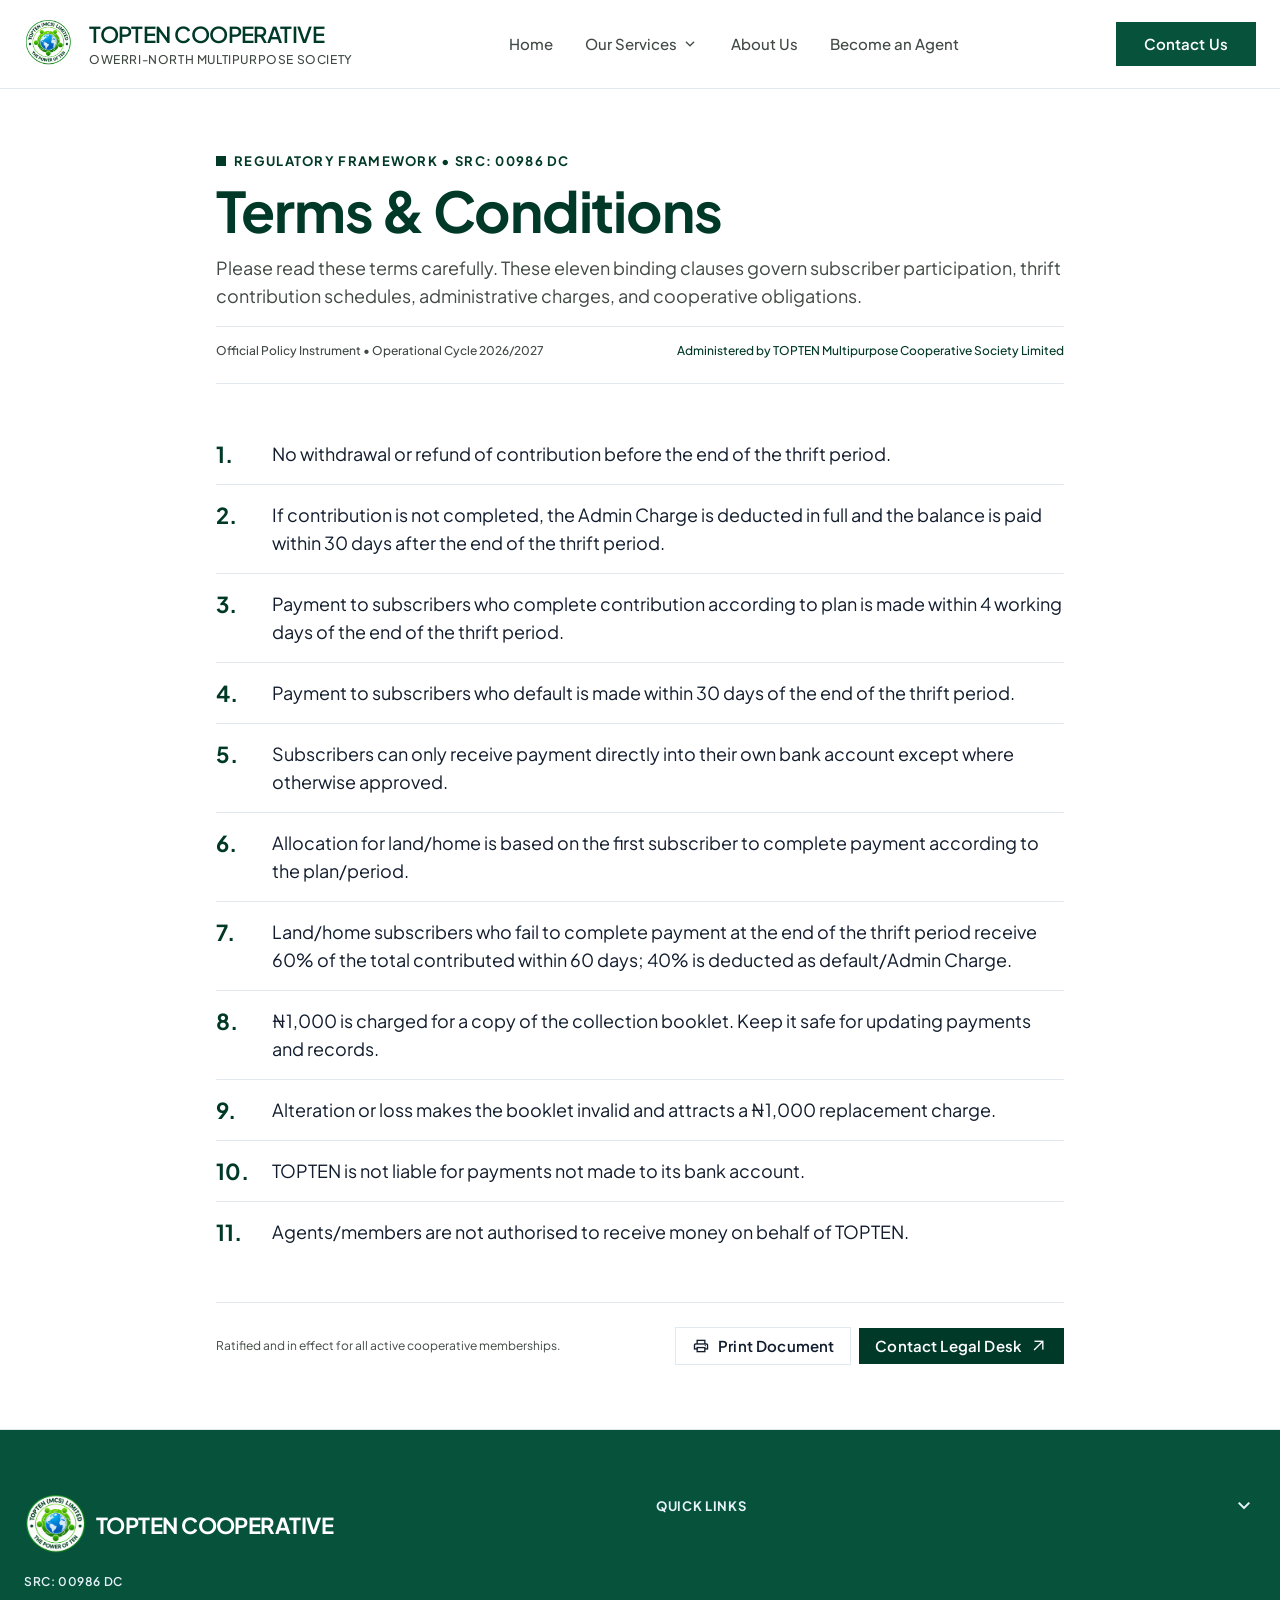
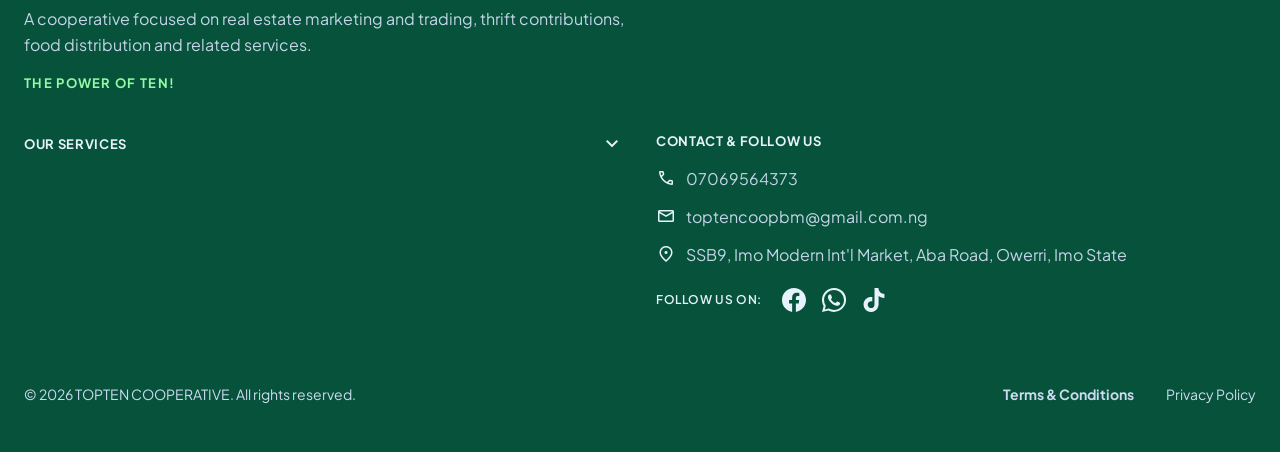
<file: terms-and-conditions.html>
<!DOCTYPE html>
<html lang="en">

<head>
  <!-- Document encoding and viewport -->
  <meta charset="utf-8" />
  <meta content="width=device-width, initial-scale=1.0" name="viewport" />
  <!-- Page identity and search metadata -->
  <title>
    Terms &amp; Conditions | TOPTEN COOPERATIVE
  </title>
  <meta
    content="Read the TOPTEN Cooperative Terms &amp; Conditions covering thrift contribution schedules, admin charges, withdrawals, payments and subscriber obligations."
    name="description" />
  <!-- Open Graph metadata for social sharing -->
  <meta content="Terms &amp; Conditions | TOPTEN COOPERATIVE" property="og:title" />
  <meta
    content="Read TOPTEN's terms covering thrift contribution schedules, charges, withdrawals, payments and obligations."
    property="og:description" />
  <meta content="https://www.toptencoop.com.ng/images/banners/home-hero-1.jpg" property="og:image" />
  <meta content="#" property="og:url" />
  <!-- Twitter Card metadata for social sharing -->
  <meta content="summary_large_image" name="twitter:card" />
  <meta content="Terms &amp; Conditions | TOPTEN COOPERATIVE" name="twitter:title" />
  <meta
    content="Read TOPTEN's terms covering thrift contribution schedules, charges, withdrawals, payments and obligations."
    name="twitter:description" />
  <meta content="https://www.toptencoop.com.ng/images/banners/home-hero-1.jpg" name="twitter:image" />
  <meta content="#" name="twitter:url" />
  <!-- Favicons and touch icon -->
  <link href="images/favicon/favicon.ico" rel="icon" sizes="48x48" />
  <link href="images/logo/favicon-32.png" rel="icon" sizes="32x32" type="image/png" />
  <link href="images/logo/favicon-192.png" rel="icon" sizes="192x192" type="image/png" />
  <link href="images/logo/apple-touch-icon.png" rel="apple-touch-icon" />
  <!-- External and local stylesheets -->
  <!-- Fonts: Plus Jakarta Sans (text) and Material Symbols (icons) from Google Fonts. -->
  <link href="https://fonts.googleapis.com" rel="preconnect" />
  <link crossorigin="" href="https://fonts.gstatic.com" rel="preconnect" />
  <link href="https://fonts.googleapis.com/css2?family=Plus+Jakarta+Sans:wght@400;500;600;700&amp;display=swap"
    rel="stylesheet" />
  <link
    href="https://fonts.googleapis.com/css2?family=Material+Symbols+Outlined:opsz,wght,FILL,GRAD@20..48,100..700,0..1,-50..200"
    rel="stylesheet" />
  <!-- Browser normalization -->
  <link href="styles/normalize.css" rel="stylesheet" />
  <!-- Mobile-first base styles -->
  <link href="styles/small.css" rel="stylesheet" />
  <!-- Responsive and wider-screen styles -->
  <link href="styles/large.css" rel="stylesheet" />
</head>

<body>
  <header class="site-header">
    <div class="site-header__inner">
      <a class="brand" href="index.html">
        <img alt="" class="brand__logo" height="313" src="images/logo/topten-logo.png" width="320" />
        <span class="brand__text">
          <span class="brand__name">
            TOPTEN COOPERATIVE
          </span>
          <span class="brand__society">
            Owerri-North Multipurpose Society
          </span>
        </span>
      </a>
      <!-- Desktop navigation (1024px and up). Below that, only the hamburger is shown. -->
      <nav aria-label="Primary" class="primary-nav">
        <ul class="primary-nav__list">
          <li>
            <a class="primary-nav__link" href="index.html">
              Home
            </a>
          </li>
          <li class="nav-dropdown">
            <a aria-haspopup="true" class="primary-nav__link nav-dropdown__trigger" href="services.html">
              Our Services
              <span aria-hidden="true" class="material-symbols-outlined nav-dropdown__chevron">
                expand_more
              </span>
            </a>
            <ul class="nav-dropdown__menu">
              <li>
                <a class="nav-dropdown__link" href="services.html#homeowners">
                  Homeowners Thrift
                </a>
              </li>
              <li>
                <a class="nav-dropdown__link" href="services.html#landowners">
                  Landowners Thrift
                </a>
              </li>
              <li>
                <a class="nav-dropdown__link" href="services.html#landtrade">
                  LandTrade Thrift
                </a>
              </li>
              <li>
                <a class="nav-dropdown__link" href="services.html#thriftsave">
                  ThriftSave
                </a>
              </li>
              <li>
                <a class="nav-dropdown__link" href="services.html#foodthrift">
                  FoodThrift
                </a>
              </li>
            </ul>
          </li>
          <li>
            <a class="primary-nav__link" href="about-us.html">
              About Us
            </a>
          </li>
          <li>
            <a class="primary-nav__link" href="become-an-agent.html">
              Become an Agent
            </a>
          </li>
        </ul>
      </nav>
      <div class="site-header__actions">
        <a class="header-cta" href="contact-us.html">
          Contact Us
        </a>
        <button aria-label="Navigation menu" class="menu-toggle" popovertarget="mobile-menu" type="button">
          <span aria-hidden="true" class="menu-toggle__bars">
            <span>
            </span>
            <span>
            </span>
            <span>
            </span>
          </span>
        </button>
      </div>
      <!-- Mobile and tablet menu: a native popover, so open/close, Escape and outside-click need no JavaScript. -->
      <div class="mobile-menu" id="mobile-menu" popover="">
        <nav aria-label="Mobile">
          <ul class="mobile-menu__list">
            <li>
              <a class="mobile-menu__link" href="index.html">
                Home
              </a>
            </li>
            <li>
              <details class="mobile-menu__group">
                <summary class="mobile-menu__link mobile-menu__summary">
                  <span>
                    Our Services
                  </span>
                  <span aria-hidden="true" class="material-symbols-outlined mobile-menu__chevron">
                    expand_more
                  </span>
                </summary>
                <ul class="mobile-menu__submenu">
                  <li>
                    <a class="mobile-menu__sublink" href="services.html#homeowners">
                      Homeowners Thrift
                    </a>
                  </li>
                  <li>
                    <a class="mobile-menu__sublink" href="services.html#landowners">
                      Landowners Thrift
                    </a>
                  </li>
                  <li>
                    <a class="mobile-menu__sublink" href="services.html#landtrade">
                      LandTrade Thrift
                    </a>
                  </li>
                  <li>
                    <a class="mobile-menu__sublink" href="services.html#thriftsave">
                      ThriftSave
                    </a>
                  </li>
                  <li>
                    <a class="mobile-menu__sublink" href="services.html#foodthrift">
                      FoodThrift
                    </a>
                  </li>
                </ul>
              </details>
            </li>
            <li>
              <a class="mobile-menu__link" href="about-us.html">
                About Us
              </a>
            </li>
            <li>
              <a class="mobile-menu__link" href="become-an-agent.html">
                Become an Agent
              </a>
            </li>
          </ul>
          <a class="mobile-menu__cta" href="contact-us.html">
            Contact Us
          </a>
        </nav>
      </div>
    </div>
  </header>
  <main class="site-main bg-surface-white" id="main-content">
    <!-- Terms page: website use, service terms, limitations and cooperative contact information. -->
    <div class="w-full bg-surface-white py-space-xl border-b border-border-subtle">
      <article class="max-w-4xl mx-auto px-4 sm:px-6">
        <header class="pb-space-md border-b border-border-subtle mb-space-lg">
          <div class="flex items-center gap-2 mb-2">
            <span class="w-2.5 h-2.5 bg-primary">
            </span>
            <span class="font-caption-label text-caption-label uppercase tracking-widest text-primary font-bold">
              Regulatory Framework • SRC: 00986 Dc
            </span>
          </div>
          <h1 class="font-display-hero text-headline-section md:text-display-hero text-primary mb-3">
            Terms &amp; Conditions
          </h1>
          <p class="font-body-large text-body-large text-on-surface-variant">
            Please read these terms carefully. These eleven binding clauses govern subscriber participation, thrift
            contribution schedules, administrative charges, and cooperative obligations.
          </p>
          <div
            class="flex flex-wrap items-center justify-between gap-2 pt-4 mt-space-sm border-t border-border-subtle text-legal-micro text-on-surface-variant">
            <span class="font-medium">
              Official Policy Instrument • Operational Cycle 2026/2027
            </span>
            <span class="font-medium text-primary">
              Administered by TOPTEN Multipurpose Cooperative Society Limited
            </span>
          </div>
        </header>
        <div class="divide-y divide-border-subtle">
          <section class="py-3 sm:py-4 flex items-start gap-3 sm:gap-4">
            <span class="font-title-card text-title-card text-primary font-bold shrink-0 w-8 sm:w-10 select-none">
              1.
            </span>
            <p class="font-body-large text-body-large text-on-surface flex-1">
              No withdrawal or refund of contribution before the end of the thrift period.
            </p>
          </section>
          <section class="py-3 sm:py-4 flex items-start gap-3 sm:gap-4">
            <span class="font-title-card text-title-card text-primary font-bold shrink-0 w-8 sm:w-10 select-none">
              2.
            </span>
            <p class="font-body-large text-body-large text-on-surface flex-1">
              If contribution is not completed, the Admin Charge is deducted in full and the balance is paid within 30
              days after the end of the thrift period.
            </p>
          </section>
          <section class="py-3 sm:py-4 flex items-start gap-3 sm:gap-4">
            <span class="font-title-card text-title-card text-primary font-bold shrink-0 w-8 sm:w-10 select-none">
              3.
            </span>
            <p class="font-body-large text-body-large text-on-surface flex-1">
              Payment to subscribers who complete contribution according to plan is made within 4 working days of the
              end of the thrift period.
            </p>
          </section>
          <section class="py-3 sm:py-4 flex items-start gap-3 sm:gap-4">
            <span class="font-title-card text-title-card text-primary font-bold shrink-0 w-8 sm:w-10 select-none">
              4.
            </span>
            <p class="font-body-large text-body-large text-on-surface flex-1">
              Payment to subscribers who default is made within 30 days of the end of the thrift period.
            </p>
          </section>
          <section class="py-3 sm:py-4 flex items-start gap-3 sm:gap-4">
            <span class="font-title-card text-title-card text-primary font-bold shrink-0 w-8 sm:w-10 select-none">
              5.
            </span>
            <p class="font-body-large text-body-large text-on-surface flex-1">
              Subscribers can only receive payment directly into their own bank account except where otherwise approved.
            </p>
          </section>
          <section class="py-3 sm:py-4 flex items-start gap-3 sm:gap-4">
            <span class="font-title-card text-title-card text-primary font-bold shrink-0 w-8 sm:w-10 select-none">
              6.
            </span>
            <p class="font-body-large text-body-large text-on-surface flex-1">
              Allocation for land/home is based on the first subscriber to complete payment according to the
              plan/period.
            </p>
          </section>
          <section class="py-3 sm:py-4 flex items-start gap-3 sm:gap-4">
            <span class="font-title-card text-title-card text-primary font-bold shrink-0 w-8 sm:w-10 select-none">
              7.
            </span>
            <p class="font-body-large text-body-large text-on-surface flex-1">
              Land/home subscribers who fail to complete payment at the end of the thrift period receive 60% of the
              total contributed within 60 days; 40% is deducted as default/Admin Charge.
            </p>
          </section>
          <section class="py-3 sm:py-4 flex items-start gap-3 sm:gap-4">
            <span class="font-title-card text-title-card text-primary font-bold shrink-0 w-8 sm:w-10 select-none">
              8.
            </span>
            <p class="font-body-large text-body-large text-on-surface flex-1">
              ₦1,000 is charged for a copy of the collection booklet. Keep it safe for updating payments and records.
            </p>
          </section>
          <section class="py-3 sm:py-4 flex items-start gap-3 sm:gap-4">
            <span class="font-title-card text-title-card text-primary font-bold shrink-0 w-8 sm:w-10 select-none">
              9.
            </span>
            <p class="font-body-large text-body-large text-on-surface flex-1">
              Alteration or loss makes the booklet invalid and attracts a ₦1,000 replacement charge.
            </p>
          </section>
          <section class="py-3 sm:py-4 flex items-start gap-3 sm:gap-4">
            <span class="font-title-card text-title-card text-primary font-bold shrink-0 w-8 sm:w-10 select-none">
              10.
            </span>
            <p class="font-body-large text-body-large text-on-surface flex-1">
              TOPTEN is not liable for payments not made to its bank account.
            </p>
          </section>
          <section class="py-3 sm:py-4 flex items-start gap-3 sm:gap-4">
            <span class="font-title-card text-title-card text-primary font-bold shrink-0 w-8 sm:w-10 select-none">
              11.
            </span>
            <p class="font-body-large text-body-large text-on-surface flex-1">
              Agents/members are not authorised to receive money on behalf of TOPTEN.
            </p>
          </section>
        </div>
        <footer
          class="mt-space-lg pt-space-md border-t border-border-subtle flex flex-col sm:flex-row items-center justify-between gap-4 font-legal-micro text-legal-micro text-on-surface-variant">
          <p>
            Ratified and in effect for all active cooperative memberships.
          </p>
          <div class="flex items-center gap-space-xs print-hidden">
            <button
              class="inline-flex items-center gap-2 border border-border-subtle bg-surface-white text-on-surface px-4 py-2 font-button-label text-button-label hover:border-primary hover:text-primary transition-colors"
              data-print="" type="button">
              <span class="material-symbols-outlined text-[18px]">
                print
              </span>
              <span>
                Print Document
              </span>
            </button>
            <a class="inline-flex items-center gap-2 bg-primary text-on-primary px-4 py-2 font-button-label text-button-label hover:bg-primary-container transition-colors"
              href="contact-us.html">
              <span>
                Contact Legal Desk
              </span>
              <span class="material-symbols-outlined text-[18px]">
                arrow_outward
              </span>
            </a>
          </div>
        </footer>
      </article>
    </div>
  </main>
  <footer class="site-footer">
    <div class="site-footer__inner">
      <div class="footer-grid">
        <div class="footer-brand">
          <div class="footer-brand__header">
            <img alt="TOPTEN Logo" class="footer-brand__logo" height="313" loading="lazy"
              src="images/logo/topten-logo.png" width="320" />
            <span class="footer-brand__name">
              TOPTEN COOPERATIVE
            </span>
          </div>
          <p class="footer-brand__reg">
            SRC: 00986 Dc
          </p>
          <p class="footer-brand__blurb">
            A cooperative focused on real estate marketing and trading, thrift contributions, food distribution and
            related services.
          </p>
          <p class="footer-brand__slogan">
            THE POWER OF TEN!
          </p>
        </div>
        <!-- Link columns collapse into <details> dropdowns below 768px and are always open from 768px up (see styles.css). -->
        <details class="footer-column">
          <summary class="footer-column__summary">
            <h3 class="footer-column__heading">
              Quick Links
            </h3>
            <span aria-hidden="true" class="material-symbols-outlined footer-column__chevron">
              expand_more
            </span>
          </summary>
          <ul class="footer-column__list">
            <li>
              <a class="footer-link" href="index.html">
                Home
              </a>
            </li>
            <li>
              <a class="footer-link" href="about-us.html">
                About Us
              </a>
            </li>
            <li>
              <a class="footer-link" href="become-an-agent.html">
                Become an Agent
              </a>
            </li>
            <li>
              <a class="footer-link" href="contact-us.html">
                Contact Us
              </a>
            </li>
            <li>
              <a class="footer-link" href="services.html">
                All Services
              </a>
            </li>
          </ul>
        </details>
        <details class="footer-column">
          <summary class="footer-column__summary">
            <h3 class="footer-column__heading">
              Our Services
            </h3>
            <span aria-hidden="true" class="material-symbols-outlined footer-column__chevron">
              expand_more
            </span>
          </summary>
          <ul class="footer-column__list">
            <li>
              <a class="footer-link" href="services.html#homeowners">
                Homeowners Thrift
              </a>
            </li>
            <li>
              <a class="footer-link" href="services.html#landowners">
                Landowners Thrift
              </a>
            </li>
            <li>
              <a class="footer-link" href="services.html#landtrade">
                LandTrade Thrift
              </a>
            </li>
            <li>
              <a class="footer-link" href="services.html#thriftsave">
                ThriftSave
              </a>
            </li>
            <li>
              <a class="footer-link" href="services.html#foodthrift">
                FoodThrift
              </a>
            </li>
          </ul>
        </details>
        <div class="footer-contact">
          <h3 class="footer-column__heading">
            Contact &amp; Follow Us
          </h3>
          <ul class="footer-contact__list">
            <li>
              <span aria-hidden="true" class="material-symbols-outlined">
                call
              </span>
              <a class="footer-contact__link" href="tel:07069564373">
                07069564373
              </a>
            </li>
            <li>
              <span aria-hidden="true" class="material-symbols-outlined">
                mail
              </span>
              <span class="footer-contact__email">
                toptencoopbm@gmail.com.ng
              </span>
            </li>
            <li>
              <span aria-hidden="true" class="material-symbols-outlined">
                location_on
              </span>
              <span>
                SSB9, Imo Modern Int'l Market, Aba Road, Owerri, Imo State
              </span>
            </li>
          </ul>
          <div class="footer-social">
            <span class="footer-social__label">
              Follow us on:
            </span>
            <span aria-label="Facebook" class="social-icon" role="img">
              <svg aria-hidden="true" fill="currentColor" viewbox="0 0 24 24">
                <path
                  d="M24 12.073c0-6.627-5.373-12-12-12s-12 5.373-12 12c0 5.99 4.388 10.954 10.125 11.854v-8.385H7.078v-3.47h3.047V9.43c0-3.007 1.792-4.669 4.533-4.669 1.312 0 2.686.235 2.686.235v2.953H15.83c-1.491 0-1.956.925-1.956 1.874v2.25h3.328l-.532 3.47h-2.796v8.385C19.612 23.027 24 18.062 24 12.073z">
                </path>
              </svg>
            </span>
            <span aria-label="WhatsApp" class="social-icon" role="img">
              <svg aria-hidden="true" fill="currentColor" viewbox="0 0 24 24">
                <path
                  d="M12.031 0C5.397 0 0 5.397 0 12.031c0 2.115.549 4.181 1.594 5.99L.055 24l6.155-1.615a11.97 11.97 0 005.821 1.493h.005c6.632 0 12.03-5.398 12.03-12.033 0-3.214-1.252-6.236-3.528-8.514A11.95 11.95 0 0012.031 0zm.004 21.996h-.004a9.96 9.96 0 01-5.076-1.39l-.364-.216-3.771.989 1.006-3.676-.237-.377a9.94 9.94 0 01-1.523-5.295c0-5.503 4.478-9.981 9.984-9.981 2.666 0 5.172 1.038 7.057 2.925a9.927 9.927 0 012.923 7.057c0 5.505-4.479 9.984-9.985 9.984zm5.474-7.475c-.3-.15-1.774-.875-2.049-.975-.275-.1-.475-.15-.675.15-.2.3-.775.975-.95 1.175-.175.2-.35.225-.65.075-.3-.15-1.267-.467-2.414-1.488-.893-.796-1.496-1.78-1.671-2.08-.175-.3-.019-.462.131-.611.135-.134.3-.35.45-.525.15-.175.2-.3.3-.5.1-.2.05-.375-.025-.525-.075-.15-.675-1.625-.925-2.225-.244-.583-.492-.504-.675-.513-.175-.009-.375-.01-.575-.01-.2 0-.525.075-.8.375-.275.3-1.05 1.025-1.05 2.5s1.075 2.898 1.225 3.1c.15.2 2.116 3.23 5.127 4.53.716.31 1.275.495 1.71.634.719.229 1.373.197 1.89.12.577-.086 1.774-.725 2.024-1.425.25-.7.25-1.3.175-1.425-.075-.125-.275-.2-.575-.35z">
                </path>
              </svg>
            </span>
            <span aria-label="TikTok" class="social-icon" role="img">
              <svg aria-hidden="true" fill="currentColor" viewbox="0 0 24 24">
                <path
                  d="M12.525.02c1.31-.02 2.61-.01 3.91-.02.08 1.53.63 3.09 1.75 4.17 1.12 1.11 2.7 1.62 4.24 1.79v4.03c-1.44-.05-2.89-.35-4.2-.97-.57-.26-1.1-.59-1.62-1.01-.02 2.92.01 5.84-.02 8.75-.08 1.4-.54 2.79-1.35 3.94-1.31 1.92-3.58 3.17-5.91 3.21-1.43.08-2.86-.31-4.08-1.03-2.02-1.19-3.44-3.37-3.65-5.71-.02-.5-.03-1-.01-1.49.18-1.9 1.12-3.72 2.58-4.96 1.66-1.44 3.98-2.13 6.15-1.72.02 1.48-.04 2.96-.04 4.44-.99-.32-2.15-.23-3.02.37-.63.41-1.11 1.04-1.36 1.75-.21.51-.24 1.07-.14 1.61.24 1.64 1.82 3.02 3.5 2.87 1.12-.01 2.19-.66 2.77-1.61.19-.33.4-.67.41-1.06.1-1.79.06-3.57.07-5.36.01-4.03-.01-8.05.02-12.07z">
                </path>
              </svg>
            </span>
          </div>
        </div>
      </div>
      <div class="footer-legal">
        <p>
          © 2026 TOPTEN COOPERATIVE. All rights reserved.
        </p>
        <ul class="footer-legal__links">
          <li>
            <a aria-current="page" class="footer-link" href="terms-and-conditions.html">
              Terms &amp; Conditions
            </a>
          </li>
          <li>
            <a class="footer-link" href="privacy-policy.html">
              Privacy Policy
            </a>
          </li>
        </ul>
      </div>
    </div>
  </footer>
  <script src="scripts/mobile-menu.js" defer></script>
  <script src="scripts/print-button.js" defer></script>
</body>

</html>
</file>
<file: styles/small.css>
:root {
  /* Brand colours*/
  --color-primary: #003928;
  /* deep green: headings, hover states */
  --color-primary-container: #07523b;
  /* brand green: buttons, footer, header CTA */
  --color-primary-fixed: #aef1d1;
  --color-secondary: #006e2d;
  /* mid green: focus rings, accents */
  --color-secondary-fixed: #93f9a2;
  /* bright green accent on dark backgrounds */
  --color-secondary-fixed-dim: #78dc88;
  --color-on-secondary-fixed: #002109;
  --color-tertiary: #003452;
  --color-tertiary-container: #004c75;

  /* Surfaces & text */
  --color-surface: #f9f9ff;
  /* page background */
  --color-surface-white: #ffffff;
  --color-surface-container-low: #f0f3ff;
  --color-surface-container: #e7eeff;
  --color-surface-container-high: #dee8ff;
  --color-surface-container-highest: #d8e3fb;
  --color-light-blue-surface: #e6f3fa;
  --color-on-surface: #111c2d;
  /* main text */
  --color-on-surface-variant: #404944;
  /* secondary text */
  --color-on-primary: #ffffff;
  /* text on green */
  --color-outline: #707973;
  --color-outline-variant: #bfc9c2;
  --color-border-subtle: #e2e8f0;
  --color-error: #ba1a1a;

  /* The same colours as bare RGB triplets, for translucent variants:
     background: rgba(var(--rgb-on-surface), 0.8) */
  --rgb-on-surface: 17, 28, 45;
  --rgb-on-surface-variant: 64, 73, 68;
  --rgb-primary: 0, 57, 40;
  --rgb-primary-container: 7, 82, 59;
  --rgb-secondary: 0, 110, 45;
  --rgb-secondary-fixed: 147, 249, 162;
  --rgb-surface: 249, 249, 255;
  --rgb-surface-white: 255, 255, 255;
  --rgb-surface-container-high: 222, 232, 255;
  --rgb-surface-container-highest: 216, 227, 251;
  --rgb-light-blue-surface: 230, 243, 250;
  --rgb-border-subtle: 226, 232, 240;

  /* Typography */
  --font-sans: "Plus Jakarta Sans", ui-sans-serif, system-ui, -apple-system, "Segoe UI", Roboto, sans-serif;

  /* Spacing scale used by the page sections */
  --space-xs: 0.5rem;
  --space-sm: 1rem;
  --space-md: 1.5rem;
  --space-lg: 2.5rem;
  --space-xl: 4rem;
  --gutter: 1.5rem;
  --gutter-mobile: 1rem;

  /* Layout */
  --header-height: 88px;
  /* fixed header; <main> is padded by the same amount */
  --container-max: 1280px;
}


/* ==========================================================================
   2. RESET & BASE
   ========================================================================== */
*,
*::before,
*::after {
  box-sizing: border-box;
  border: 0 solid #e5e7eb;
  /* `.border` utilities only need to set a width */
}

html {
  line-height: 1.5;
  font-family: var(--font-sans);
  -webkit-text-size-adjust: 100%;
  -webkit-tap-highlight-color: transparent;
  scroll-behavior: smooth;
  /* switched off for reduced-motion users in section 10 */
}

body {
  margin: 0;
  background: var(--color-surface);
  color: var(--color-on-surface);
  font-family: var(--font-sans);
  font-size: 16px;
  line-height: 26px;
  -webkit-font-smoothing: antialiased;
  overscroll-behavior: none;
  /* no rubber-band / pull-to-refresh chaining */
}

h1,
h2,
h3,
h4,
h5,
h6 {
  margin: 0;
  font-size: inherit;
  font-weight: inherit;
}

p,
figure,
blockquote,
dl,
dd,
pre {
  margin: 0;
}

ul,
ol {
  margin: 0;
  padding: 0;
  list-style: none;
}

a {
  color: inherit;
  text-decoration: inherit;
}

strong,
b {
  font-weight: bolder;
}

small {
  font-size: 80%;
}

hr {
  height: 0;
  margin: 0;
  color: inherit;
  border-top-width: 1px;
}

table {
  border-collapse: collapse;
  border-color: inherit;
  text-indent: 0;
}

img,
svg,
video,
iframe {
  display: block;
  vertical-align: middle;
}

img,
video {
  max-width: 100%;
  height: auto;
}

summary {
  display: list-item;
}

[hidden]:where(:not([hidden="until-found"])) {
  display: none;
}

button,
input,
select,
textarea {
  margin: 0;
  padding: 0;
  font: inherit;
  letter-spacing: inherit;
  color: inherit;
}

button {
  background: transparent;
  text-transform: none;
  cursor: pointer;
}

button,
input[type="button"],
input[type="submit"] {
  -webkit-appearance: button;
  appearance: button;
  background-image: none;
}

textarea {
  resize: vertical;
}

::placeholder {
  opacity: 1;
  color: #9ca3af;
}

/* Icon font (Material Symbols Outlined). Icons are written as ligatures: <span class="material-symbols-outlined">mail</span> */
.material-symbols-outlined {
  display: inline-block;
  font-family: "Material Symbols Outlined";
  font-size: 24px;
  font-style: normal;
  font-weight: normal;
  line-height: 1;
  letter-spacing: normal;
  text-transform: none;
  white-space: nowrap;
  word-wrap: normal;
  direction: ltr;
  -webkit-font-smoothing: antialiased;
  -webkit-font-feature-settings: "liga";
  font-feature-settings: "liga";
}

/* Main content sits below the fixed header. */
.site-main {
  width: 100%;
  padding-top: var(--header-height);
  min-height: calc(100vh - var(--header-height));
}

@supports (height: 100dvh) {
  .site-main {
    min-height: calc(100dvh - var(--header-height));
  }
}


/* ==========================================================================
   3. SITE HEADER & NAVIGATION
   Breakpoint: 1024px. Below it the header shows the brand and ONLY the
   hamburger; from 1024px up it shows the full nav and the Contact Us button.
   ========================================================================== */
.site-header {
  position: fixed;
  top: 0;
  left: 0;
  z-index: 50;
  width: 100%;
  background: var(--color-surface-white);
  border-bottom: 1px solid var(--color-border-subtle);
}

.site-header__inner {
  display: flex;
  align-items: center;
  justify-content: space-between;
  gap: var(--space-sm);
  height: var(--header-height);
  max-width: var(--container-max);
  margin-inline: auto;
  padding-inline: var(--gutter-mobile);
}


/* ---- Brand: logo + "TOPTEN COOPERATIVE" with the society name always underneath ---- */
.brand {
  display: flex;
  align-items: center;
  gap: var(--space-xs);
  flex: 0 1 auto;
  min-width: 0;
  /* lets the text wrap instead of pushing into the hamburger */
}

.brand__logo {
  flex: none;
  width: auto;
  height: 3rem;
  object-fit: contain;
}

.brand__text {
  display: flex;
  flex-direction: column;
  min-width: 0;
  text-align: left;
}

.brand__name {
  color: var(--color-primary);
  font-size: clamp(13px, 4.1vw, 16px);
  /* scales down on small phones */
  font-weight: 700;
  line-height: 1;
  letter-spacing: -0.02em;
  text-transform: uppercase;
  white-space: nowrap;
}

.brand__society {
  margin-top: 0.25rem;
  color: var(--color-on-surface-variant);
  font-size: clamp(9px, 2.7vw, 12px);
  font-weight: 500;
  line-height: 1.3;
  letter-spacing: 0.03em;
  text-transform: uppercase;
  text-wrap: balance;
  /* on very narrow phones this wraps to two even lines */
}


/* ---- Desktop navigation ---- */
.primary-nav {
  display: none;
}


.primary-nav__list {
  display: flex;
  align-items: center;
  gap: 1.25rem;
}


.primary-nav__link {
  display: flex;
  align-items: center;
  gap: 0.25rem;
  padding-block: 0.5rem;
  color: var(--color-on-surface-variant);
  font-size: 15px;
  font-weight: 500;
  line-height: 20px;
  white-space: nowrap;
  transition: color 150ms ease;
}

.primary-nav__link:hover {
  color: var(--color-on-surface);
}

.primary-nav__link[aria-current="page"] {
  color: var(--color-primary);
  font-weight: 600;
}

/* ---- Services dropdown ----
   Opens on mouse hover AND whenever focus is inside it (Tab into "Our Services", then Tab
   through the five links). :focus-within is used rather than :has(:focus-visible) because the
   latter stops Chrome from tabbing into a menu that only appears on focus.
   The trigger is a real link to services.html, so a click still goes somewhere useful. */
.nav-dropdown {
  position: relative;
}

.nav-dropdown__chevron {
  font-size: 18px;
  transition: transform 200ms ease;
}

.nav-dropdown__menu {
  display: none;
  position: absolute;
  top: 100%;
  left: 0;
  z-index: 50;
  width: 16rem;
  padding-block: 0.5rem;
  background: var(--color-surface-white);
  border: 1px solid var(--color-border-subtle);
  box-shadow: 0 8px 24px rgba(30, 41, 59, 0.08);
}

.nav-dropdown:hover>.nav-dropdown__menu,
.nav-dropdown:focus-within>.nav-dropdown__menu {
  display: block;
}

.nav-dropdown:hover .nav-dropdown__chevron,
.nav-dropdown:focus-within .nav-dropdown__chevron {
  transform: rotate(180deg);
}

.nav-dropdown__link {
  display: block;
  padding: 0.625rem 1rem;
  color: var(--color-on-surface-variant);
  font-size: 15px;
  font-weight: 500;
  line-height: 20px;
  transition: color 150ms ease, background-color 150ms ease;
}

.nav-dropdown__link:hover {
  background: var(--color-light-blue-surface);
  color: var(--color-primary);
}

/* Highlight the service section currently in the URL (services.html#landtrade, etc.) */
body:has(#homeowners:target) a[href$="services.html#homeowners"],
body:has(#landowners:target) a[href$="services.html#landowners"],
body:has(#landtrade:target) a[href$="services.html#landtrade"],
body:has(#thriftsave:target) a[href$="services.html#thriftsave"],
body:has(#foodthrift:target) a[href$="services.html#foodthrift"] {
  color: var(--color-primary);
  font-weight: 600;
}

/* ---- Right-hand side of the header: Contact Us (desktop) / hamburger (mobile + tablet) ---- */
.site-header__actions {
  display: flex;
  flex: none;
  align-items: center;
  gap: var(--space-sm);
}

.header-cta {
  display: none;
  align-items: center;
  justify-content: center;
  padding: 0.75rem 1.75rem;
  background: var(--color-primary-container);
  color: var(--color-on-primary);
  font-size: 15px;
  font-weight: 600;
  line-height: 20px;
  letter-spacing: 0.01em;
  white-space: nowrap;
  transition: background-color 150ms ease;
}

.header-cta:hover {
  background: var(--color-primary);
}

.header-cta[aria-current="page"] {
  font-weight: 700;
}


.menu-toggle {
  display: flex;
  align-items: center;
  justify-content: center;
  width: 2.75rem;
  height: 2.75rem;
  padding: 0.5rem;
  color: var(--color-on-surface);
}

.menu-toggle:hover {
  color: var(--color-primary);
}


/* Three bars that morph into an X while the menu is open. */
.menu-toggle__bars {
  display: inline-flex;
  flex-direction: column;
  justify-content: space-between;
  width: 20px;
  height: 16px;
}

.menu-toggle__bars>span {
  display: block;
  width: 20px;
  height: 2px;
  border-radius: 999px;
  background: currentColor;
  transform-origin: center;
  transition: transform 180ms ease, opacity 140ms ease;
}

.site-header:has(.mobile-menu:popover-open) .menu-toggle__bars>span:first-child {
  transform: translateY(7px) rotate(45deg);
}

.site-header:has(.mobile-menu:popover-open) .menu-toggle__bars>span:nth-child(2) {
  opacity: 0;
}

.site-header:has(.mobile-menu:popover-open) .menu-toggle__bars>span:last-child {
  transform: translateY(-7px) rotate(-45deg);
}

/* ---- Mobile / tablet menu ----
   A native [popover]: the hamburger's popovertarget opens and closes it, and the browser
   handles Escape, clicking outside and focus return. It slides in from the right below the header. */
.mobile-menu {
  position: fixed;
  inset: var(--header-height) 0 0 auto;
  width: min(360px, 100vw);
  height: calc(100vh - var(--header-height));
  margin: 0;
  padding: 1rem;
  overflow-y: auto;
  border: 0;
  background: var(--color-surface-white);
  color: var(--color-on-surface);
  box-shadow: 0 8px 24px rgba(30, 41, 59, 0.08);
  transform: translateX(100%);
  transition: transform 220ms cubic-bezier(0.2, 0.7, 0.2, 1), display 220ms allow-discrete, overlay 220ms allow-discrete;
}

@supports (height: 100dvh) {
  .mobile-menu {
    height: calc(100dvh - var(--header-height));
  }
}

.mobile-menu:popover-open {
  transform: none;
}

@starting-style {
  .mobile-menu:popover-open {
    transform: translateX(100%);
  }
}

/* Dim only the page below the header (88px = --header-height; custom properties don't reach ::backdrop in every browser). */
.mobile-menu::backdrop {
  background: linear-gradient(to bottom, transparent 88px, rgba(var(--rgb-on-surface), 0.28) 88px);
  opacity: 0;
  transition: opacity 200ms ease, display 200ms allow-discrete, overlay 200ms allow-discrete;
}

.mobile-menu:popover-open::backdrop {
  opacity: 1;
}

@starting-style {
  .mobile-menu:popover-open::backdrop {
    opacity: 0;
  }
}

/* Keep the page from scrolling behind the open menu. */

/* The menu is never used on desktop. */


.mobile-menu__list {
  display: flex;
  flex-direction: column;
  gap: 0.25rem;
}

.mobile-menu__link {
  display: flex;
  align-items: center;
  height: 3rem;
  padding-inline: 0.5rem;
  color: var(--color-on-surface-variant);
  font-size: 15px;
  font-weight: 500;
  line-height: 20px;
}

.mobile-menu__link:hover {
  color: var(--color-on-surface);
}

.mobile-menu__link[aria-current="page"] {
  color: var(--color-primary);
  font-weight: 600;
}

/* "Our Services" is a <details> disclosure containing the five service links. */
.mobile-menu__summary {
  justify-content: space-between;
  list-style: none;
  cursor: pointer;
}

.mobile-menu__summary::-webkit-details-marker {
  display: none;
}

.mobile-menu__chevron {
  font-size: 1.125rem;
  transition: transform 200ms ease;
}

.mobile-menu__group[open] .mobile-menu__chevron {
  transform: rotate(180deg);
}

.mobile-menu__submenu {
  display: flex;
  flex-direction: column;
  gap: 0.25rem;
  padding: 0.5rem 0 0.5rem 1rem;
  background: rgba(var(--rgb-light-blue-surface), 0.4);
}

.mobile-menu__sublink {
  display: flex;
  align-items: center;
  height: 2.75rem;
  color: var(--color-on-surface-variant);
  font-size: 15px;
  font-weight: 500;
  line-height: 20px;
}

.mobile-menu__sublink:hover {
  color: var(--color-primary);
}

.mobile-menu__cta {
  display: flex;
  align-items: center;
  justify-content: center;
  width: 100%;
  height: 3rem;
  margin: 1.25rem 0 0.5rem;
  background: var(--color-primary-container);
  color: var(--color-on-primary);
  font-size: 15px;
  font-weight: 600;
  line-height: 20px;
  letter-spacing: 0.01em;
  transition: background-color 150ms ease;
}

.mobile-menu__cta:hover {
  background: var(--color-primary);
}

.mobile-menu__cta[aria-current="page"] {
  font-weight: 700;
}


/* ==========================================================================
   4. HOME PAGE: HERO CAROUSEL
   Slides cross-fade by toggling .is-active (carousel.js). The first slide in the
   markup that carries .is-active is the one shown on load; with JavaScript off
   the page simply shows that slide.
   ========================================================================== */
.hero {
  position: relative;
  width: 100%;
  overflow: hidden;
  background: var(--color-primary);
  user-select: none;
}

.hero__viewport {
  position: relative;
  width: 100%;
  height: 580px;
}



.hero-slide {
  position: absolute;
  inset: 0;
  z-index: 0;
  display: flex;
  align-items: center;
  opacity: 0;
  transition: opacity 700ms ease-in-out;
}

.hero-slide.is-active {
  z-index: 10;
  opacity: 1;
}

.hero-slide__image {
  position: absolute;
  inset: 0;
  width: 100%;
  height: 100%;
  object-fit: cover;
  object-position: center;
}

/* Dark-to-green wash from the left keeps the headline readable over any photo. */
.hero-slide__overlay {
  position: absolute;
  inset: 0;
  background: linear-gradient(to right, rgba(var(--rgb-on-surface), 0.95), rgba(var(--rgb-primary-container), 0.85), transparent);
}

.hero-controls__arrows,
.hero-controls__dots {
  position: absolute;
  z-index: 30;
  display: flex;
  align-items: center;
}

.hero-controls__arrows {
  right: var(--gutter-mobile);
  bottom: 2rem;
  gap: 0.5rem;
}

.hero-controls__dots {
  left: var(--gutter-mobile);
  bottom: 2.5rem;
  gap: 0.75rem;
}


.hero-control {
  display: flex;
  align-items: center;
  justify-content: center;
  width: 3rem;
  height: 3rem;
  background: rgba(var(--rgb-on-surface), 0.8);
  color: var(--color-on-primary);
  transition: background-color 150ms ease;
}

.hero-control:hover {
  background: var(--color-primary);
}

.hero-dot {
  width: 0.75rem;
  height: 0.375rem;
  background: rgba(var(--rgb-surface-white), 0.4);
  transition: all 150ms ease;
}

.hero-dot:hover {
  background: rgba(var(--rgb-surface-white), 0.8);
}

.hero-dot.is-active {
  width: 2rem;
  background: var(--color-secondary-fixed);
}


/* ==========================================================================
   5. HOME PAGE: PHOTO SHOWCASE
   Photo-only slideshow: uncropped landscape images in a gently tilted 3:2 stage,
   with a solid brand-green card behind each photo that tilts the other way.
   ========================================================================== */
.home-showcase-section {
  width: 100%;
  padding: 2.5rem 1rem;
  background: var(--color-light-blue-surface);
}

.home-showcase-stage {
  position: relative;
  width: min(100%, 960px);
  aspect-ratio: 3 / 2;
  margin-inline: auto;
  overflow: visible;
  isolation: isolate;
}

.home-showcase-stage::before {
  content: "";
  position: absolute;
  z-index: 0;
  inset: -6px;
  background: var(--color-primary-container);
  transform: translate(6px, 8px) rotate(var(--backing-tilt, 1.1deg));
  pointer-events: none;
  transition: transform 450ms ease;
}

.home-showcase-image {
  position: absolute;
  inset: 0;
  width: 100%;
  height: 100%;
  object-fit: contain;
  object-position: center;
  opacity: 0;
  transform: rotate(var(--album-tilt, 0deg));
  transition: opacity 450ms ease, transform 450ms ease;
}

.home-showcase-image.is-active {
  z-index: 1;
  opacity: 1;
}




/* ==========================================================================
   6. HOME PAGE: FAQ ACCORDION
   Native <details name="faq">: the shared name makes it single-open, and Enter/Space
   and screen-reader state come for free. The "+" and "−" icons swap with [open].
   ========================================================================== */
.faq-item__question {
  display: flex;
  align-items: center;
  justify-content: space-between;
  padding: 1.5rem;
  list-style: none;
  text-align: left;
  cursor: pointer;
}

.faq-item__question::-webkit-details-marker {
  display: none;
}

.faq-item__icon {
  flex-shrink: 0;
  margin-left: 1rem;
  color: var(--color-primary);
  font-size: 24px;
}

.faq-item__icon--close {
  display: none;
}

.faq-item[open] .faq-item__icon--open {
  display: none;
}

.faq-item[open] .faq-item__icon--close {
  display: inline-block;
}


/* ==========================================================================
   7. MEMBERSHIP INTEREST FORM
   ========================================================================== */
.form-field {
  width: 100%;
  height: 3rem;
  padding-inline: 1rem;
  background: var(--color-surface-white);
  color: var(--color-on-surface);
  font-size: 16px;
  line-height: 26px;
}

.form-field::placeholder {
  color: var(--color-outline);
}

.iti {
  width: 100%;
}

.iti input.form-field {
  width: 100%;
}

.iti__dropdown-content {
  z-index: 20;
}

.form-field-error {
  color: var(--color-error);
  font-size: 0.875rem;
  line-height: 1.25rem;
}

.form-field-error[hidden] {
  display: none;
}

.member-form__trap {
  position: absolute;
  left: -10000px;
  width: 1px;
  height: 1px;
  overflow: hidden;
}

/* Email / Phone / WhatsApp choice: the selected radio's input field is shown. Email is the default. */
.contact-method:has(input:checked) {
  background: var(--color-primary-container);
  color: var(--color-on-primary);
}

.contact-method:has(input:focus-visible) {
  outline: 3px solid var(--color-secondary);
  outline-offset: 3px;
}

.contact-field {
  display: none;
}

.member-form:has(input[value="email"]:checked) .contact-field--email,
.member-form:has(input[value="phone"]:checked) .contact-field--phone,
.member-form:has(input[value="whatsapp"]:checked) .contact-field--whatsapp {
  display: flex;
}

/* Submission state is revealed by the form handler. */
.form-status {
  display: none;
}

.form-status:not([hidden]) {
  display: block;
}


/* ---- Services page: full-width secondary service index ---- */
.service-index {
  margin-top: var(--space-md);
}

.service-index__label {
  margin-bottom: 0.75rem;
  color: var(--color-primary);
  font-size: 12px;
  font-weight: 700;
  line-height: 16px;
  letter-spacing: 0.08em;
  text-transform: uppercase;
}

.service-index__list {
  display: grid;
  grid-template-columns: repeat(2, minmax(0, 1fr));
  border-top: 1px solid var(--color-border-subtle);
  border-left: 1px solid var(--color-border-subtle);
  background: var(--color-surface-white);
}

.service-index__list li {
  min-width: 0;
}

.service-index__list li:last-child {
  grid-column: 1 / -1;
}

.service-index__link {
  display: flex;
  align-items: center;
  gap: 0.625rem;
  min-height: 64px;
  padding: 0.75rem;
  border-right: 1px solid var(--color-border-subtle);
  border-bottom: 1px solid var(--color-border-subtle);
  color: var(--color-primary);
  font-size: 13px;
  font-weight: 700;
  line-height: 18px;
  transition: background-color 150ms ease, color 150ms ease;
}

.service-index__link:hover {
  background: var(--color-light-blue-surface);
  color: var(--color-primary);
}

.service-index__number {
  flex: none;
  color: var(--color-secondary);
  font-size: 11px;
  line-height: 16px;
  letter-spacing: 0.08em;
}


/* ==========================================================================
   8. SITE FOOTER
   ========================================================================== */
.site-footer {
  width: 100%;
  background: var(--color-primary-container);
  color: var(--color-on-primary);
}

.site-footer__inner {
  max-width: var(--container-max);
  margin-inline: auto;
  padding: var(--space-xl) var(--gutter-mobile) var(--space-lg);
}


.footer-grid {
  display: grid;
  grid-template-columns: minmax(0, 1fr);
  gap: 2rem;
}


/* ---- Brand column ---- */
.footer-brand {
  display: flex;
  flex-direction: column;
  gap: 1rem;
}

.footer-brand__header {
  display: flex;
  align-items: center;
  gap: var(--space-xs);
}

.footer-brand__logo {
  width: 4rem;
  height: 4rem;
  object-fit: contain;
}

.footer-brand__name {
  font-size: 22px;
  font-weight: 700;
  line-height: 1.25;
  letter-spacing: -0.025em;
  text-transform: uppercase;
}

.footer-brand__reg {
  color: var(--color-light-blue-surface);
  font-size: 12px;
  font-weight: 600;
  line-height: 16px;
  letter-spacing: 0.05em;
  text-transform: uppercase;
}

.footer-brand__blurb {
  color: rgba(var(--rgb-surface-container-highest), 0.9);
  line-height: 1.625;
}

.footer-brand__slogan {
  color: var(--color-secondary-fixed);
  font-size: 13px;
  font-weight: 700;
  line-height: 18px;
  letter-spacing: 0.1em;
  text-transform: uppercase;
}

/* ---- Link columns (Quick Links, Our Services) ----
   Below 768px each is a <details> dropdown, collapsed by default.
   From 768px up the columns are always open and the toggle disappears. */
.footer-column__summary {
  display: flex;
  align-items: center;
  justify-content: space-between;
  gap: 1rem;
  padding-block: 0.5rem;
  /* bigger tap target without changing the layout */
  margin-block: -0.5rem;
  list-style: none;
  cursor: pointer;
}

.footer-column__summary::-webkit-details-marker {
  display: none;
}

.footer-column__heading {
  margin-bottom: 0.25rem;
  color: var(--color-light-blue-surface);
  font-size: 13px;
  font-weight: 700;
  line-height: 18px;
  letter-spacing: 0.05em;
  text-transform: uppercase;
}

.footer-column__chevron {
  color: var(--color-light-blue-surface);
  transition: transform 180ms ease;
}

.footer-column[open] .footer-column__chevron {
  transform: rotate(180deg);
}

.footer-column__list {
  display: flex;
  flex-direction: column;
  gap: 0.25rem;
  margin-top: 1rem;
  color: rgba(var(--rgb-surface-container-highest), 0.9);
  font-size: 15px;
  font-weight: 500;
  line-height: 20px;
}

.footer-link {
  display: flex;
  align-items: center;
  min-height: 44px;
  transition: color 150ms ease;
}

.footer-link:hover {
  color: var(--color-on-primary);
  text-decoration: underline;
}

.footer-link[aria-current="page"] {
  font-weight: 700;
}

/* Smooth open/close on phones, where the browser supports animating <details> content. */

/* Desktop: keep the lists visible even though <details> is "closed", and remove the toggle
   (the heading stays; the summary itself is hidden so it isn't a pointless tab stop).
   Wrapped in @supports so browsers without ::details-content keep working toggles. */


/* ---- Contact column ---- */
.footer-column__heading+.footer-contact__list {
  margin-top: 0.75rem;
}

.footer-contact>.footer-column__heading {
  margin-bottom: 0.25rem;
}

.footer-contact__list {
  display: flex;
  flex-direction: column;
  gap: 0.75rem;
  color: rgba(var(--rgb-surface-container-highest), 0.9);
}

.footer-contact__list>li {
  display: flex;
  align-items: flex-start;
  gap: 0.625rem;
}

.footer-contact__list .material-symbols-outlined {
  flex-shrink: 0;
  margin-top: 0.125rem;
  color: var(--color-light-blue-surface);
  font-size: 20px;
}

.footer-contact__link:hover {
  color: var(--color-on-primary);
  text-decoration: underline;
}

.footer-contact__email {
  word-break: break-all;
}

.footer-social {
  display: flex;
  flex-wrap: wrap;
  align-items: center;
  gap: 1rem;
  padding-top: 0.5rem;
}

.footer-social__label {
  flex-shrink: 0;
  margin-right: 0.25rem;
  color: var(--color-light-blue-surface);
  font-size: 12px;
  font-weight: 600;
  line-height: 16px;
  letter-spacing: 0.05em;
  text-transform: uppercase;
}

.social-icon {
  display: inline-flex;
  align-items: center;
  justify-content: center;
  color: var(--color-light-blue-surface);
  transition: color 150ms ease;
}

.social-icon:hover {
  color: var(--color-on-primary);
}

.social-icon svg {
  width: 1.5rem;
  height: 1.5rem;
}

/* ---- Copyright row ---- */
.footer-legal {
  display: flex;
  flex-direction: column;
  align-items: center;
  justify-content: space-between;
  gap: 1rem;
  margin-top: var(--space-lg);
  padding-top: var(--space-md);
  color: rgba(var(--rgb-surface-container-highest), 0.8);
  font-size: 12px;
  line-height: 16px;
}

.footer-legal__links {
  display: flex;
  align-items: center;
  gap: 1.5rem;
}



/* ---- Desktop refinement (1024px and up only; phone and tablet footers are unchanged) ----
   Same two-column layout. Columns now size to their content instead of stretching to equal rows,
   every heading sits the same distance above its list, and the copyright row is larger and aligned. */



/* ==========================================================================
   9. UTILITIES
   Single-purpose helpers used inside page content, grouped by purpose.
   Responsive variants (sm: 640px, md: 768px, lg: 1024px) are in large.css.
   Type-role classes (.text-body-default,
   .text-title-card, ...) carry the approved size/line-height/weight pairs.
   ========================================================================== */
/* Layout */
.absolute {
  position: absolute;
}

.relative {
  position: relative;
}

.inset-0 {
  inset: 0px;
}

.left-0 {
  left: 0px;
}

.z-10 {
  z-index: 10;
}

.block {
  display: block;
}

.inline-block {
  display: inline-block;
}

.flex {
  display: flex;
}

.inline-flex {
  display: inline-flex;
}

.grid {
  display: grid;
}

.flex-1 {
  flex: 1 1 0%;
}

.cursor-pointer {
  cursor: pointer;
}

.select-none {
  user-select: none;
}

.grid-cols-1 {
  grid-template-columns: repeat(1, minmax(0px, 1fr));
}

.grid-cols-2 {
  grid-template-columns: repeat(2, minmax(0px, 1fr));
}

.flex-col {
  flex-direction: column;
}

.flex-wrap {
  flex-wrap: wrap;
}

.items-start {
  align-items: flex-start;
}

.items-center {
  align-items: center;
}

.justify-center {
  justify-content: center;
}

.justify-between {
  justify-content: space-between;
}

.gap-1 {
  gap: 0.25rem;
}

.gap-1\.5 {
  gap: 0.375rem;
}

.gap-2 {
  gap: 0.5rem;
}

.gap-3 {
  gap: 0.75rem;
}

.gap-4 {
  gap: 1rem;
}

.gap-6 {
  gap: 1.5rem;
}

.gap-space-lg {
  gap: var(--space-lg);
}

.gap-space-sm {
  gap: var(--space-sm);
}

.gap-space-xs {
  gap: var(--space-xs);
}

.gap-2\.5 {
  gap: 0.625rem;
}

.self-stretch {
  align-self: stretch;
}

.overflow-hidden {
  overflow: hidden;
}

.break-all {
  word-break: break-all;
}

.bottom-0 {
  bottom: 0px;
}

.bottom-2 {
  bottom: 0.5rem;
}

.left-2 {
  left: 0.5rem;
}

.right-0 {
  right: 0px;
}

.order-1 {
  order: 1;
}

.order-2 {
  order: 2;
}

.scroll-mt-24 {
  scroll-margin-top: 6rem;
}

.items-end {
  align-items: flex-end;
}

.items-stretch {
  align-items: stretch;
}

.justify-start {
  justify-content: flex-start;
}

.gap-space-md {
  gap: var(--space-md);
}

.whitespace-nowrap {
  white-space: nowrap;
}

.object-cover {
  object-fit: cover;
}

.items-baseline {
  align-items: baseline;
}

.self-start {
  align-self: flex-start;
}

.break-words {
  overflow-wrap: break-word;
}

/* Sizing */
.h-1\.5 {
  height: 0.375rem;
}

.h-10 {
  height: 2.5rem;
}

.h-12 {
  height: 3rem;
}

.h-2 {
  height: 0.5rem;
}

.h-4 {
  height: 1rem;
}

.h-5 {
  height: 1.25rem;
}

.min-h-\[44px\] {
  min-height: 44px;
}

.min-h-\[48px\] {
  min-height: 48px;
}

.min-h-\[calc\(100vh-88px\)\] {
  min-height: calc(-88px + 100vh);
}

.w-10 {
  width: 2.5rem;
}

.w-12 {
  width: 3rem;
}

.w-4 {
  width: 1rem;
}

.w-5 {
  width: 1.25rem;
}

.w-8 {
  width: 2rem;
}

.w-full {
  width: 100%;
}

.max-w-2xl {
  max-width: 42rem;
}

.max-w-4xl {
  max-width: 56rem;
}

.max-w-\[1280px\] {
  max-width: 1280px;
}

.max-w-\[880px\] {
  max-width: 880px;
}

.max-w-xl {
  max-width: 36rem;
}

.h-2\.5 {
  height: 0.625rem;
}

.h-56 {
  height: 14rem;
}

.h-64 {
  height: 16rem;
}

.h-full {
  height: 100%;
}

.w-1\.5 {
  width: 0.375rem;
}

.w-2\.5 {
  width: 0.625rem;
}

.max-w-3xl {
  max-width: 48rem;
}

.max-w-full {
  max-width: 100%;
}

.h-14 {
  height: 3.5rem;
}

.w-14 {
  width: 3.5rem;
}

.max-w-lg {
  max-width: 32rem;
}

.max-w-md {
  max-width: 28rem;
}

.w-2 {
  width: 0.5rem;
}

.h-36 {
  height: 9rem;
}

/* Spacing */
.mx-auto {
  margin-left: auto;
  margin-right: auto;
}

.mb-2 {
  margin-bottom: 0.5rem;
}

.mb-3 {
  margin-bottom: 0.75rem;
}

.mb-4 {
  margin-bottom: 1rem;
}

.mb-6 {
  margin-bottom: 1.5rem;
}

.mb-8 {
  margin-bottom: 2rem;
}

.mb-space-lg {
  margin-bottom: var(--space-lg);
}

.mt-1 {
  margin-top: 0.25rem;
}

.mt-2 {
  margin-top: 0.5rem;
}

.mt-space-lg {
  margin-top: var(--space-lg);
}

.mb-1 {
  margin-bottom: 0.25rem;
}

.mt-0\.5 {
  margin-top: 0.125rem;
}

.space-y-1> :not([hidden])~ :not([hidden]) {
  margin-top: 0.25rem;
  margin-bottom: 0;
}

.space-y-1\.5> :not([hidden])~ :not([hidden]) {
  margin-top: 0.375rem;
  margin-bottom: 0;
}

.space-y-2> :not([hidden])~ :not([hidden]) {
  margin-top: 0.5rem;
  margin-bottom: 0;
}

.space-y-3> :not([hidden])~ :not([hidden]) {
  margin-top: 0.75rem;
  margin-bottom: 0;
}

.space-y-4> :not([hidden])~ :not([hidden]) {
  margin-top: 1rem;
  margin-bottom: 0;
}

.space-y-5> :not([hidden])~ :not([hidden]) {
  margin-top: 1.25rem;
  margin-bottom: 0;
}

.p-3 {
  padding: 0.75rem;
}

.p-4 {
  padding: 1rem;
}

.p-6 {
  padding: 1.5rem;
}

.p-8 {
  padding: 2rem;
}

.p-space-md {
  padding: var(--space-md);
}

.px-2 {
  padding-left: 0.5rem;
  padding-right: 0.5rem;
}

.px-4 {
  padding-left: 1rem;
  padding-right: 1rem;
}

.px-6 {
  padding-left: 1.5rem;
  padding-right: 1.5rem;
}

.px-7 {
  padding-left: 1.75rem;
  padding-right: 1.75rem;
}

.px-8 {
  padding-left: 2rem;
  padding-right: 2rem;
}

.px-gutter-mobile {
  padding-left: var(--gutter-mobile);
  padding-right: var(--gutter-mobile);
}

.py-2 {
  padding-top: 0.5rem;
  padding-bottom: 0.5rem;
}

.py-3 {
  padding-top: 0.75rem;
  padding-bottom: 0.75rem;
}

.py-3\.5 {
  padding-top: 0.875rem;
  padding-bottom: 0.875rem;
}

.py-4 {
  padding-top: 1rem;
  padding-bottom: 1rem;
}

.py-6 {
  padding-top: 1.5rem;
  padding-bottom: 1.5rem;
}

.py-space-xl {
  padding-top: var(--space-xl);
  padding-bottom: var(--space-xl);
}

.pb-2 {
  padding-bottom: 0.5rem;
}

.pb-6 {
  padding-bottom: 1.5rem;
}

.pt-0 {
  padding-top: 0px;
}

.pt-1 {
  padding-top: 0.25rem;
}

.pt-2 {
  padding-top: 0.5rem;
}

.pt-4 {
  padding-top: 1rem;
}

.pb-space-lg {
  padding-bottom: var(--space-lg);
}

.pt-space-md {
  padding-top: var(--space-md);
}

.mt-10 {
  margin-top: 2.5rem;
}

.mt-4 {
  margin-top: 1rem;
}

.mt-6 {
  margin-top: 1.5rem;
}

.mt-8 {
  margin-top: 2rem;
}

.mt-space-xs {
  margin-top: var(--space-xs);
}

.space-y-6> :not([hidden])~ :not([hidden]) {
  margin-top: 1.5rem;
  margin-bottom: 0;
}

.p-5 {
  padding: 1.25rem;
}

.px-10 {
  padding-left: 2.5rem;
  padding-right: 2.5rem;
}

.px-2\.5 {
  padding-left: 0.625rem;
  padding-right: 0.625rem;
}

.px-3 {
  padding-left: 0.75rem;
  padding-right: 0.75rem;
}

.py-0\.5 {
  padding-top: 0.125rem;
  padding-bottom: 0.125rem;
}

.py-1 {
  padding-top: 0.25rem;
  padding-bottom: 0.25rem;
}

.py-1\.5 {
  padding-top: 0.375rem;
  padding-bottom: 0.375rem;
}

.pb-4 {
  padding-bottom: 1rem;
}

.pt-3 {
  padding-top: 0.75rem;
}

.pt-6 {
  padding-top: 1.5rem;
}

.pt-8 {
  padding-top: 2rem;
}

.mb-space-md {
  margin-bottom: var(--space-md);
}

.mb-space-sm {
  margin-bottom: var(--space-sm);
}

.mt-space-md {
  margin-top: var(--space-md);
}

.px-1 {
  padding-left: 0.25rem;
  padding-right: 0.25rem;
}

.pb-space-md {
  padding-bottom: var(--space-md);
}

.pt-space-sm {
  padding-top: var(--space-sm);
}

.ml-2 {
  margin-left: 0.5rem;
}

.mr-2 {
  margin-right: 0.5rem;
}

.space-y-space-md> :not([hidden])~ :not([hidden]) {
  margin-top: var(--space-md);
  margin-bottom: 0;
}

.space-y-space-sm> :not([hidden])~ :not([hidden]) {
  margin-top: var(--space-sm);
  margin-bottom: 0;
}

.mt-auto {
  margin-top: auto;
}

.mb-space-xs {
  margin-bottom: var(--space-xs);
}

.p-space-lg {
  padding: var(--space-lg);
}

.p-space-sm {
  padding: var(--space-sm);
}

.px-space-md {
  padding-left: var(--space-md);
  padding-right: var(--space-md);
}

.py-space-xs {
  padding-top: var(--space-xs);
  padding-bottom: var(--space-xs);
}

.pt-space-xs {
  padding-top: var(--space-xs);
}

.mt-space-sm {
  margin-top: var(--space-sm);
}

.space-y-2\.5> :not([hidden])~ :not([hidden]) {
  margin-top: 0.625rem;
  margin-bottom: 0;
}

.space-y-space-lg> :not([hidden])~ :not([hidden]) {
  margin-top: var(--space-lg);
  margin-bottom: 0;
}

/* Typography */
.text-center {
  text-align: center;
}

.font-body-default {
  font-family: var(--font-sans);
}

.font-body-large {
  font-family: var(--font-sans);
}

.font-button-label {
  font-family: var(--font-sans);
}

.font-caption-label {
  font-family: var(--font-sans);
}

.font-display-hero {
  font-family: var(--font-sans);
}

.font-headline-section {
  font-family: var(--font-sans);
}

.font-headline-section-mobile {
  font-family: var(--font-sans);
}

.font-legal-micro {
  font-family: var(--font-sans);
}

.font-title-card {
  font-family: var(--font-sans);
}

.text-\[16px\] {
  font-size: 16px;
}

.text-\[18px\] {
  font-size: 18px;
}

.text-\[20px\] {
  font-size: 20px;
}

.text-\[24px\] {
  font-size: 24px;
}

.text-body-default {
  font-size: 16px;
  line-height: 26px;
  font-weight: 400;
}

.text-body-mobile {
  font-size: 15px;
  line-height: 24px;
  font-weight: 400;
}

.text-button-label {
  font-size: 15px;
  line-height: 20px;
  letter-spacing: 0.01em;
  font-weight: 600;
}

.text-caption-label {
  font-size: 13px;
  line-height: 18px;
  font-weight: 500;
}

.text-display-hero-mobile {
  font-size: 32px;
  line-height: 40px;
  letter-spacing: -0.01em;
  font-weight: 700;
}

.text-headline-section-mobile {
  font-size: 26px;
  line-height: 34px;
  letter-spacing: -0.01em;
  font-weight: 600;
}

.text-legal-micro {
  font-size: 12px;
  line-height: 16px;
  font-weight: 400;
}

.text-lg {
  font-size: 1.125rem;
  line-height: 1.75rem;
}

.text-title-card {
  font-size: 22px;
  line-height: 28px;
  font-weight: 600;
}

.font-bold {
  font-weight: 700;
}

.font-medium {
  font-weight: 500;
}

.font-semibold {
  font-weight: 600;
}

.uppercase {
  text-transform: uppercase;
}

.leading-\[26px\] {
  line-height: 26px;
}

.leading-relaxed {
  line-height: 1.625;
}

.leading-snug {
  line-height: 1.375;
}

.leading-tight {
  line-height: 1.25;
}

.tracking-tight {
  letter-spacing: -0.025em;
}

.tracking-wider {
  letter-spacing: 0.05em;
}

.tracking-widest {
  letter-spacing: 0.1em;
}

.font-display-hero-mobile {
  font-family: var(--font-sans);
}

.text-\[22px\] {
  font-size: 22px;
}

.text-\[28px\] {
  font-size: 28px;
}

.text-body-large {
  font-size: 18px;
  line-height: 28px;
  font-weight: 400;
}

.text-headline-section {
  font-size: 36px;
  line-height: 44px;
  letter-spacing: -0.015em;
  font-weight: 600;
}

.font-normal {
  font-weight: 400;
}

.tracking-wide {
  letter-spacing: 0.025em;
}

.text-\[32px\] {
  font-size: 32px;
}

.text-display-hero {
  font-size: 56px;
  line-height: 64px;
  letter-spacing: -0.02em;
  font-weight: 700;
}

.text-3xl {
  font-size: 1.875rem;
  line-height: 2.25rem;
}

.text-4xl {
  font-size: 2.25rem;
  line-height: 2.5rem;
}

.font-light {
  font-weight: 300;
}

.text-2xl {
  font-size: 1.5rem;
  line-height: 2rem;
}

.text-xl {
  font-size: 1.25rem;
  line-height: 1.75rem;
}

/* Color, border & effects */
.sr-only {
  position: absolute;
  width: 1px;
  height: 1px;
  padding: 0px;
  margin: -1px;
  overflow: hidden;
  clip: rect(0px, 0px, 0px, 0px);
  white-space: nowrap;
  border-width: 0px;
}

.shrink-0 {
  flex-shrink: 0;
}

.rounded-none {
  border-radius: 0px;
}

.border {
  border-width: 1px;
}

.border-b {
  border-bottom-width: 1px;
}

.border-border-subtle {
  border-color: var(--color-border-subtle);
}

.border-white\/15 {
  border-color: rgba(var(--rgb-surface-white), 0.15);
}

.bg-light-blue-surface {
  background-color: var(--color-light-blue-surface);
}

.bg-light-blue-surface\/40 {
  background-color: rgba(var(--rgb-light-blue-surface), 0.4);
}

.bg-primary {
  background-color: var(--color-primary);
}

.bg-primary-container {
  background-color: var(--color-primary-container);
}

.bg-secondary-fixed {
  background-color: var(--color-secondary-fixed);
}

.bg-surface {
  background-color: var(--color-surface);
}

.bg-surface-container-low {
  background-color: var(--color-surface-container-low);
}

.bg-surface-white {
  background-color: var(--color-surface-white);
}

.bg-cover {
  background-size: cover;
}

.bg-center {
  background-position: center center;
}

.text-error {
  color: var(--color-error);
}

.text-on-primary {
  color: var(--color-surface-white);
}

.text-on-surface {
  color: var(--color-on-surface);
}

.text-on-surface-variant {
  color: var(--color-on-surface-variant);
}

.text-outline {
  color: var(--color-outline);
}

.text-primary {
  color: var(--color-primary);
}

.text-secondary-fixed {
  color: var(--color-secondary-fixed);
}

.text-surface-container-highest {
  color: var(--color-surface-container-highest);
}

.text-tertiary {
  color: var(--color-tertiary);
}

.text-light-blue-surface {
  color: var(--color-light-blue-surface);
}

.text-surface-container-highest\/80 {
  color: rgba(var(--rgb-surface-container-highest), 0.8);
}

.text-surface-container-highest\/90 {
  color: rgba(var(--rgb-surface-container-highest), 0.9);
}

.accent-primary-container {
  accent-color: rgb(7, 82, 59);
}

.shadow-\[0_8px_24px_rgba\(30\,41\,59\,0\.08\)\] {
  box-shadow: 0 8px 24px rgba(30, 41, 59, 0.08);
}

.shadow-sm {
  box-shadow: 0 1px 2px 0 rgb(0 0 0 / 0.05);
}

.transition-colors {
  transition-property: color, background-color, border-color, text-decoration-color, fill, stroke, -webkit-text-decoration-color;
  transition-timing-function: cubic-bezier(0.4, 0, 0.2, 1);
  transition-duration: 150ms;
}

.transition-transform {
  transition-property: transform;
  transition-timing-function: cubic-bezier(0.4, 0, 0.2, 1);
  transition-duration: 150ms;
}

.duration-200 {
  transition-duration: 200ms;
}

.hover\:-translate-y-1:hover {
  transform: translateY(-0.25rem);
}

.hover\:bg-light-blue-surface:hover {
  background-color: var(--color-light-blue-surface);
}

.hover\:bg-primary:hover {
  background-color: var(--color-primary);
}

.hover\:text-primary:hover {
  color: var(--color-primary);
}

.hover\:text-on-primary:hover {
  color: var(--color-surface-white);
}

.hover\:underline:hover {
  text-decoration-line: underline;
}

.border-l-4 {
  border-left-width: 4px;
}

.border-t {
  border-top-width: 1px;
}

.border-secondary\/20 {
  border-color: rgba(var(--rgb-secondary), 0.2);
}

.border-surface-white\/40 {
  border-color: rgba(var(--rgb-surface-white), 0.4);
}

.border-l-primary-container {
  border-left-color: var(--color-primary-container);
}

.bg-light-blue-surface\/50 {
  background-color: rgba(var(--rgb-light-blue-surface), 0.5);
}

.bg-primary-container\/90 {
  background-color: rgba(var(--rgb-primary-container), 0.9);
}

.bg-secondary-fixed\/30 {
  background-color: rgba(var(--rgb-secondary-fixed), 0.3);
}

.bg-secondary-fixed\/50 {
  background-color: rgba(var(--rgb-secondary-fixed), 0.5);
}

.bg-surface-container {
  background-color: var(--color-surface-container);
}

.bg-surface-container-high\/40 {
  background-color: rgba(var(--rgb-surface-container-high), 0.4);
}

.bg-surface-white\/95 {
  background-color: rgba(var(--rgb-surface-white), 0.95);
}

.bg-surface\/50 {
  background-color: rgba(var(--rgb-surface), 0.5);
}

.text-on-secondary-fixed {
  color: var(--color-on-secondary-fixed);
}

.text-on-surface-variant\/40 {
  color: rgba(var(--rgb-on-surface-variant), 0.4);
}

.text-primary-container\/20 {
  color: rgba(var(--rgb-primary-container), 0.2);
}

.text-secondary {
  color: var(--color-secondary);
}

.text-surface-container-highest\/70 {
  color: rgba(var(--rgb-surface-container-highest), 0.7);
}

.text-tertiary-container {
  color: var(--color-tertiary-container);
}

.backdrop-blur {
  backdrop-filter: blur(8px);
}

.hover\:bg-primary-container:hover {
  background-color: var(--color-primary-container);
}

.hover\:bg-white\/10:hover {
  background-color: rgba(var(--rgb-surface-white), 0.1);
}

.border-border-subtle\/30 {
  border-color: rgba(var(--rgb-border-subtle), 0.3);
}

.text-outline-variant {
  color: var(--color-outline-variant);
}

.text-primary-fixed {
  color: var(--color-primary-fixed);
}

.hover\:bg-secondary-fixed-dim:hover {
  background-color: var(--color-secondary-fixed-dim);
}

.rounded-full {
  border-radius: 9999px;
}

.bg-on-primary\/10 {
  background-color: rgba(var(--rgb-surface-white), 0.1);
}

.text-primary-container {
  color: var(--color-primary-container);
}

.text-white {
  color: var(--color-surface-white);
}

.border-0 {
  border-width: 0px;
}

.bg-secondary {
  background-color: var(--color-secondary);
}

.bg-surface-container-high {
  background-color: var(--color-surface-container-high);
}

.bg-primary\/60 {
  background-color: rgba(var(--rgb-primary), 0.6);
}

.bg-surface-container-high\/30 {
  background-color: rgba(var(--rgb-surface-container-high), 0.3);
}

.hover\:bg-surface-container-high\/60:hover {
  background-color: rgba(var(--rgb-surface-container-high), 0.6);
}

.divide-y> :not([hidden])~ :not([hidden]) {
  border-top-width: 1px;
  border-bottom-width: 0;
}

.divide-border-subtle> :not([hidden])~ :not([hidden]) {
  border-color: var(--color-border-subtle);
}

.hover\:border-primary:hover {
  border-color: var(--color-primary);
}








/* ==========================================================================
   10. ACCESSIBILITY
   ========================================================================== */

/* Visible keyboard focus everywhere. :where() keeps this at zero specificity so
   component styles can refine it. No stylesheet rule removes outlines. */
:where(a, button, input, select, textarea, summary, [tabindex]):focus-visible {
  outline: 3px solid var(--color-secondary);
  outline-offset: 3px;
}

/* On dark green backgrounds the mid-green ring is too faint, so use the bright accent. */
:is(.hero, .site-footer, .bg-primary, .bg-primary-container) :focus-visible {
  outline-color: var(--color-secondary-fixed);
}

.mobile-menu__cta:focus-visible {
  outline-color: var(--color-secondary);
}

/* Respect "reduce motion": no smooth scrolling, no transitions. (carousel.js also stops autoplay.) */



/* ==========================================================================
   11. PRINT
   Printing (the Terms page's "Print Document" button, or Ctrl/Cmd+P on any page) outputs
   just the page content: no header, menu, footer, buttons or page-colour backgrounds.
   ========================================================================== */
</file>
<file: styles/large.css>
@media (min-width: 640px) {
  .site-header__inner {
    padding-inline: var(--gutter);
  }
}

@media (min-width: 640px) {
  .brand {
    gap: var(--space-sm);
  }

  .brand__name {
    font-size: 22px;
    font-weight: 600;
    line-height: 28px;
    letter-spacing: -0.025em;
  }

  .brand__society {
    font-size: 12px;
    line-height: 16px;
    letter-spacing: 0.05em;
    white-space: nowrap;
  }
}

@media (min-width: 1024px) {
  .primary-nav {
    display: block;
  }
}

@media (min-width: 1200px) {
  .primary-nav__list {
    gap: 2rem;
  }
}

@media (min-width: 1024px) {
  .header-cta {
    display: inline-flex;
  }
}

@media (min-width: 1024px) {
  .menu-toggle {
    display: none;
  }
}

@media (min-width: 640px) {
  .mobile-menu {
    padding-inline: var(--gutter);
  }
}

@media (max-width: 1023.98px) {
  html:has(.mobile-menu:popover-open) {
    overflow: hidden;
  }
}

@media (min-width: 1024px) {
  .mobile-menu {
    display: none !important;
  }
}

@media (min-width: 768px) {
  .hero__viewport {
    height: 640px;
  }
}

@media (min-width: 1024px) {
  .hero__viewport {
    height: 700px;
  }
}

@media (min-width: 768px) {
  .hero-controls__arrows {
    right: var(--gutter);
  }

  .hero-controls__dots {
    left: var(--gutter);
  }
}

@media (min-width: 768px) {
  .home-showcase-section {
    padding: 3rem 1.5rem;
  }

  .home-showcase-stage {
    width: min(96%, 960px);
  }
}

@media (min-width: 1024px) {
  .home-showcase-section {
    padding: 4rem 2rem;
  }

  .home-showcase-stage {
    width: min(100%, 960px);
  }
}

@media (min-width: 640px) {
  .site-footer__inner {
    padding-inline: var(--gutter);
  }
}

@media (min-width: 768px) {
  .footer-grid {
    grid-template-columns: repeat(2, minmax(0, 1fr));
  }
}

@media (max-width: 767.98px) {
  @supports selector(::details-content) and (interpolate-size: allow-keywords) {
    .footer-column {
      interpolate-size: allow-keywords;
    }

    .footer-column::details-content {
      block-size: 0;
      overflow: hidden;
      opacity: 0;
      transition: block-size 220ms ease, opacity 160ms ease, content-visibility 220ms allow-discrete;
    }

    .footer-column[open]::details-content {
      block-size: auto;
      opacity: 1;
    }
  }
}

@media (min-width: 768px) {
  @supports selector(::details-content) {
    .footer-column::details-content {
      content-visibility: visible;
    }

    .footer-column__summary {
      visibility: hidden;
      pointer-events: none;
      cursor: default;
    }

    .footer-column__heading {
      visibility: visible;
    }

    .footer-column__chevron {
      display: none;
    }
  }
}

@media (min-width: 768px) {
  .footer-legal {
    flex-direction: row;
  }
}

@media (min-width: 1024px) {
  .footer-grid {
    align-items: start;
    row-gap: 2.5rem;
  }

  /* One consistent gap (1rem) between every column heading and its content. */
  .footer-column__heading {
    margin-bottom: 0;
  }

  .footer-column__list {
    gap: 0;
    margin-top: 1rem;
  }

  .footer-column__list .footer-link {
    min-height: 38px;
  }

  /* matches the row pitch of the contact list */
  .footer-column__heading+.footer-contact__list {
    margin-top: 1rem;
  }

  .footer-contact>.footer-column__heading {
    margin-bottom: 0;
  }

  /* Give the social row clear separation from the address above it. */
  .footer-social {
    padding-top: 1.25rem;
  }

  /* Copyright (left) and legal links (right): one size, one line height, centred on the same line. */
  .footer-legal {
    align-items: center;
    margin-top: var(--space-xl);
    padding-top: 0;
    color: rgba(var(--rgb-surface-container-highest), 0.95);
    font-size: 14px;
    line-height: 20px;
  }

  .footer-legal>p {
    padding-block: 0.5rem;
  }

  .footer-legal__links {
    gap: 2rem;
  }

  .footer-legal .footer-link {
    min-height: 0;
    padding-block: 0.5rem;
  }
}

@media (min-width: 640px) {

  /* Layout */
  .sm\:grid-cols-3 {
    grid-template-columns: repeat(3, minmax(0px, 1fr));
  }

  .sm\:grid-cols-2 {
    grid-template-columns: repeat(2, minmax(0px, 1fr));
  }

  .sm\:grid-cols-4 {
    grid-template-columns: repeat(4, minmax(0px, 1fr));
  }

  .sm\:flex-row {
    flex-direction: row;
  }

  .sm\:items-center {
    align-items: center;
  }

  .sm\:gap-4 {
    gap: 1rem;
  }

  .sm\:gap-6 {
    gap: 1.5rem;
  }

  /* Sizing */
  .sm\:w-auto {
    width: auto;
  }

  .sm\:h-80 {
    height: 20rem;
  }

  .sm\:w-10 {
    width: 2.5rem;
  }

  /* Spacing */
  .sm\:p-6 {
    padding: 1.5rem;
  }

  .sm\:px-6 {
    padding-left: 1.5rem;
    padding-right: 1.5rem;
  }

  .sm\:py-4 {
    padding-top: 1rem;
    padding-bottom: 1rem;
  }

  /* Typography */
  .sm\:text-4xl {
    font-size: 2.25rem;
    line-height: 2.5rem;
  }

  .sm\:text-5xl {
    font-size: 3rem;
    line-height: 1;
  }

  .sm\:text-2xl {
    font-size: 1.5rem;
    line-height: 2rem;
  }

  .sm\:text-headline-section-mobile {
    font-size: 26px;
    line-height: 34px;
    letter-spacing: -0.01em;
    font-weight: 600;
  }
}

@media (min-width: 768px) {

  /* Layout */
  .home-services-grid> :last-child,
  .core-values-grid> :last-child,
  .contact-protocol-grid> :last-child {
    grid-column: 1 / -1;
    width: calc((100% - 1.5rem) / 2);
    justify-self: center;
  }

  .service-index__list {
    grid-template-columns: repeat(5, minmax(0, 1fr));
  }

  .service-index__list li:last-child {
    grid-column: auto;
  }

  .service-index__link {
    min-height: 72px;
    padding-inline: 1rem;
  }

  .md\:col-span-2 {
    grid-column: span 2 / span 2;
  }

  .md\:grid-cols-2 {
    grid-template-columns: repeat(2, minmax(0px, 1fr));
  }

  .md\:flex-row {
    flex-direction: row;
  }

  .md\:items-end {
    align-items: flex-end;
  }

  .md\:items-center {
    align-items: center;
  }

  .md\:self-end {
    align-self: flex-end;
  }

  /* Sizing */
  .md\:h-auto {
    height: auto;
  }

  .md\:w-2 {
    width: 0.5rem;
  }

  .md\:w-auto {
    width: auto;
  }

  .md\:h-96 {
    height: 24rem;
  }

  /* Spacing */
  .md\:p-space-lg {
    padding: var(--space-lg);
  }

  .md\:px-gutter {
    padding-left: var(--gutter);
    padding-right: var(--gutter);
  }

  .md\:p-8 {
    padding: 2rem;
  }

  .md\:mt-0 {
    margin-top: 0px;
  }

  .md\:p-space-xl {
    padding: var(--space-xl);
  }

  /* Typography */
  .md\:text-body-large {
    font-size: 18px;
    line-height: 28px;
    font-weight: 400;
  }

  .md\:text-display-hero {
    font-size: 56px;
    line-height: 64px;
    letter-spacing: -0.02em;
    font-weight: 700;
  }

  .md\:text-headline-section {
    font-size: 36px;
    line-height: 44px;
    letter-spacing: -0.015em;
    font-weight: 600;
  }

  .md\:text-title-card {
    font-size: 22px;
    line-height: 28px;
    font-weight: 600;
  }

  .md\:font-headline-section {
    font-family: var(--font-sans);
  }
}

@media (min-width: 1024px) {

  /* Layout */
  .lg\:col-span-1 {
    grid-column: span 1 / span 1;
  }

  .lg\:col-span-5 {
    grid-column: span 5 / span 5;
  }

  .lg\:col-span-7 {
    grid-column: span 7 / span 7;
  }

  .lg\:grid-cols-12 {
    grid-template-columns: repeat(12, minmax(0px, 1fr));
  }

  .lg\:grid-cols-3 {
    grid-template-columns: repeat(3, minmax(0px, 1fr));
  }

  .lg\:order-1 {
    order: 1;
  }

  .lg\:order-2 {
    order: 2;
  }

  .lg\:grid-cols-2 {
    grid-template-columns: repeat(2, minmax(0px, 1fr));
  }

  .lg\:flex-row {
    flex-direction: row;
  }

  .lg\:items-end {
    align-items: flex-end;
  }

  .lg\:items-center {
    align-items: center;
  }

  .lg\:justify-end {
    justify-content: flex-end;
  }

  .lg\:col-span-4 {
    grid-column: span 4 / span 4;
  }

  .lg\:col-span-8 {
    grid-column: span 8 / span 8;
  }

  .lg\:gap-gutter {
    gap: var(--gutter);
  }

  .lg\:col-span-6 {
    grid-column: span 6 / span 6;
  }

  /* Sizing */
  .lg\:h-\[420px\] {
    height: 420px;
  }

  /* Spacing */
  .lg\:p-8 {
    padding: 2rem;
  }

  .lg\:pb-0 {
    padding-bottom: 0px;
  }

  /* Typography */
  .lg\:text-6xl {
    font-size: 3.75rem;
    line-height: 1;
  }

  .lg\:text-display-hero {
    font-size: 56px;
    line-height: 64px;
    letter-spacing: -0.02em;
    font-weight: 700;
  }
}

@media (prefers-reduced-motion: reduce) {
  html {
    scroll-behavior: auto;
  }

  *,
  *::before,
  *::after {
    animation-duration: 0.01ms !important;
    animation-iteration-count: 1 !important;
    transition-duration: 0.01ms !important;
  }
}

@media print {

  .site-header,
  .site-footer,
  .mobile-menu,
  .print-hidden,
  [data-print] {
    display: none !important;
  }

  html,
  body,
  .site-main {
    background: #fff !important;
  }

  .site-main {
    padding-top: 0;
    min-height: 0;
  }

  body {
    color: #000;
  }

  /* Keep each clause together and avoid headings stranded at the bottom of a page. */
  section,
  article,
  li {
    break-inside: avoid;
  }

  h1,
  h2,
  h3 {
    break-after: avoid;
  }

  a {
    text-decoration: underline;
  }
}
</file>
